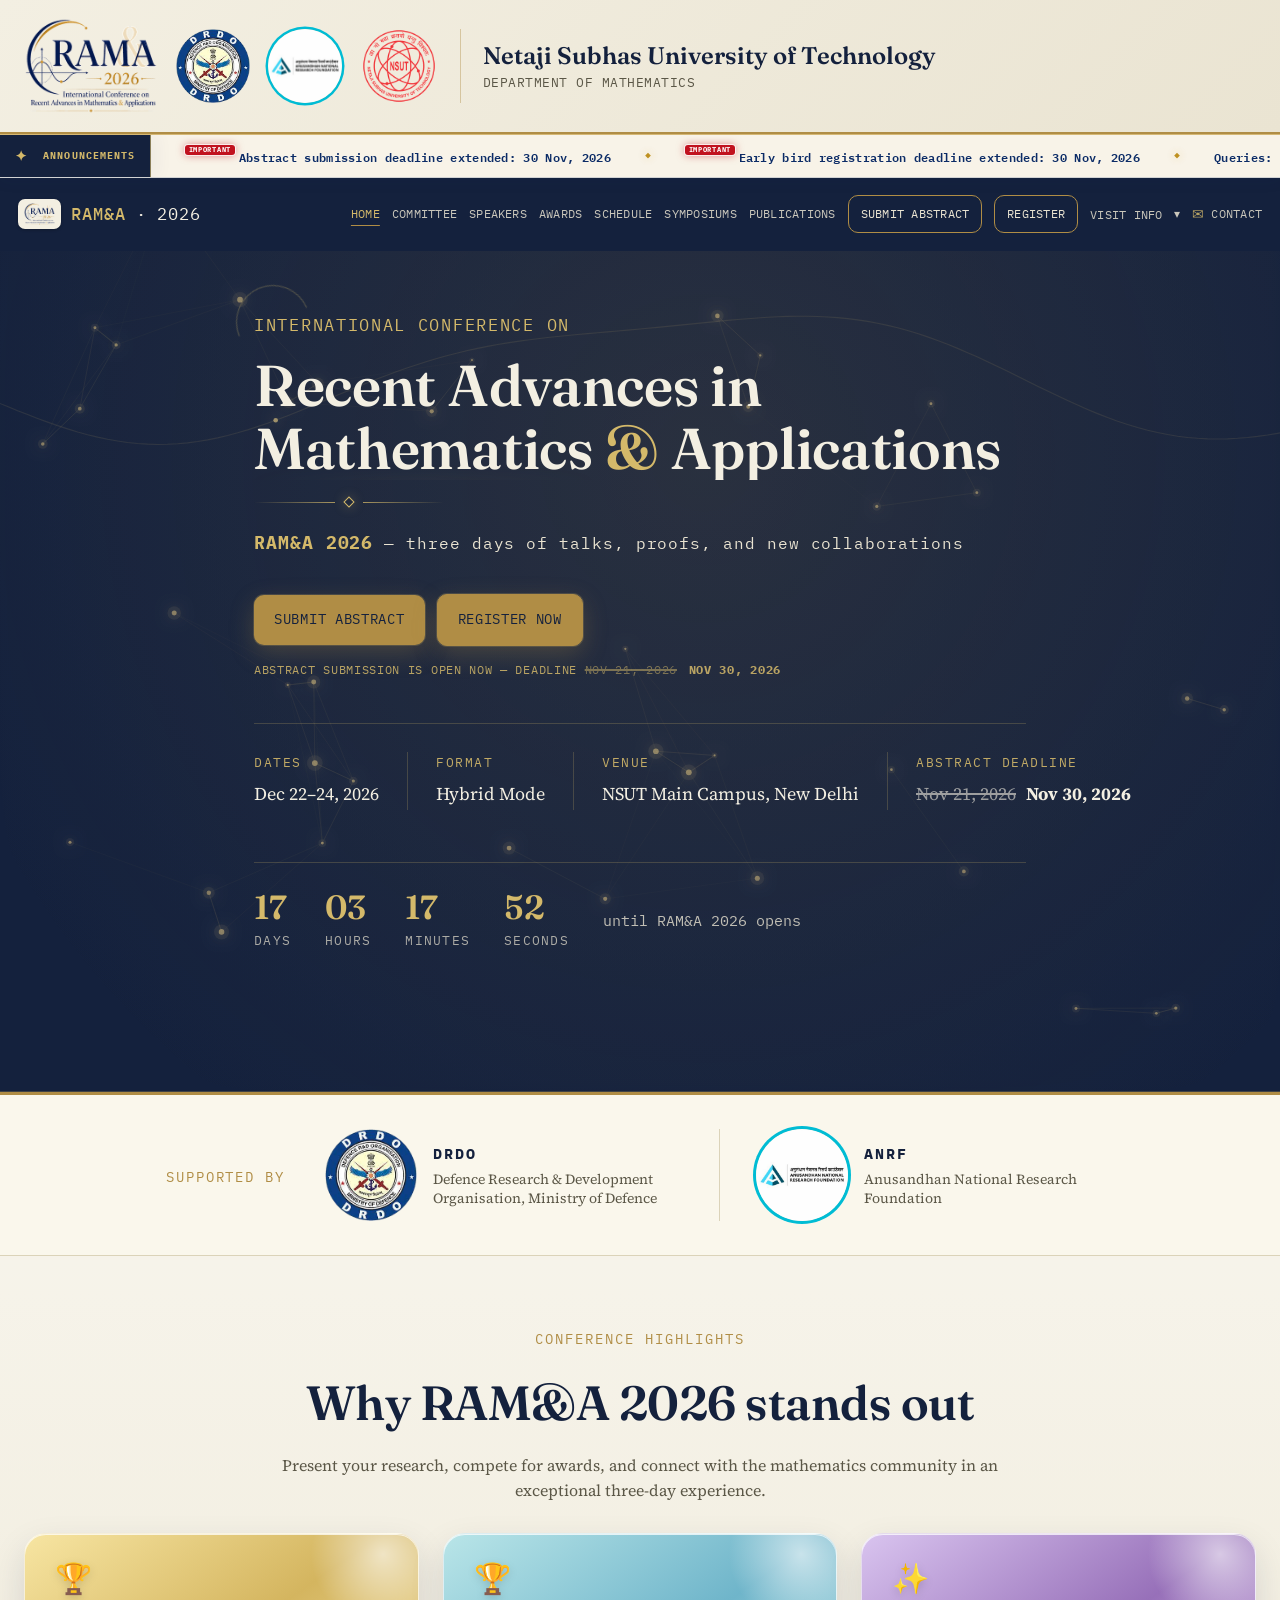
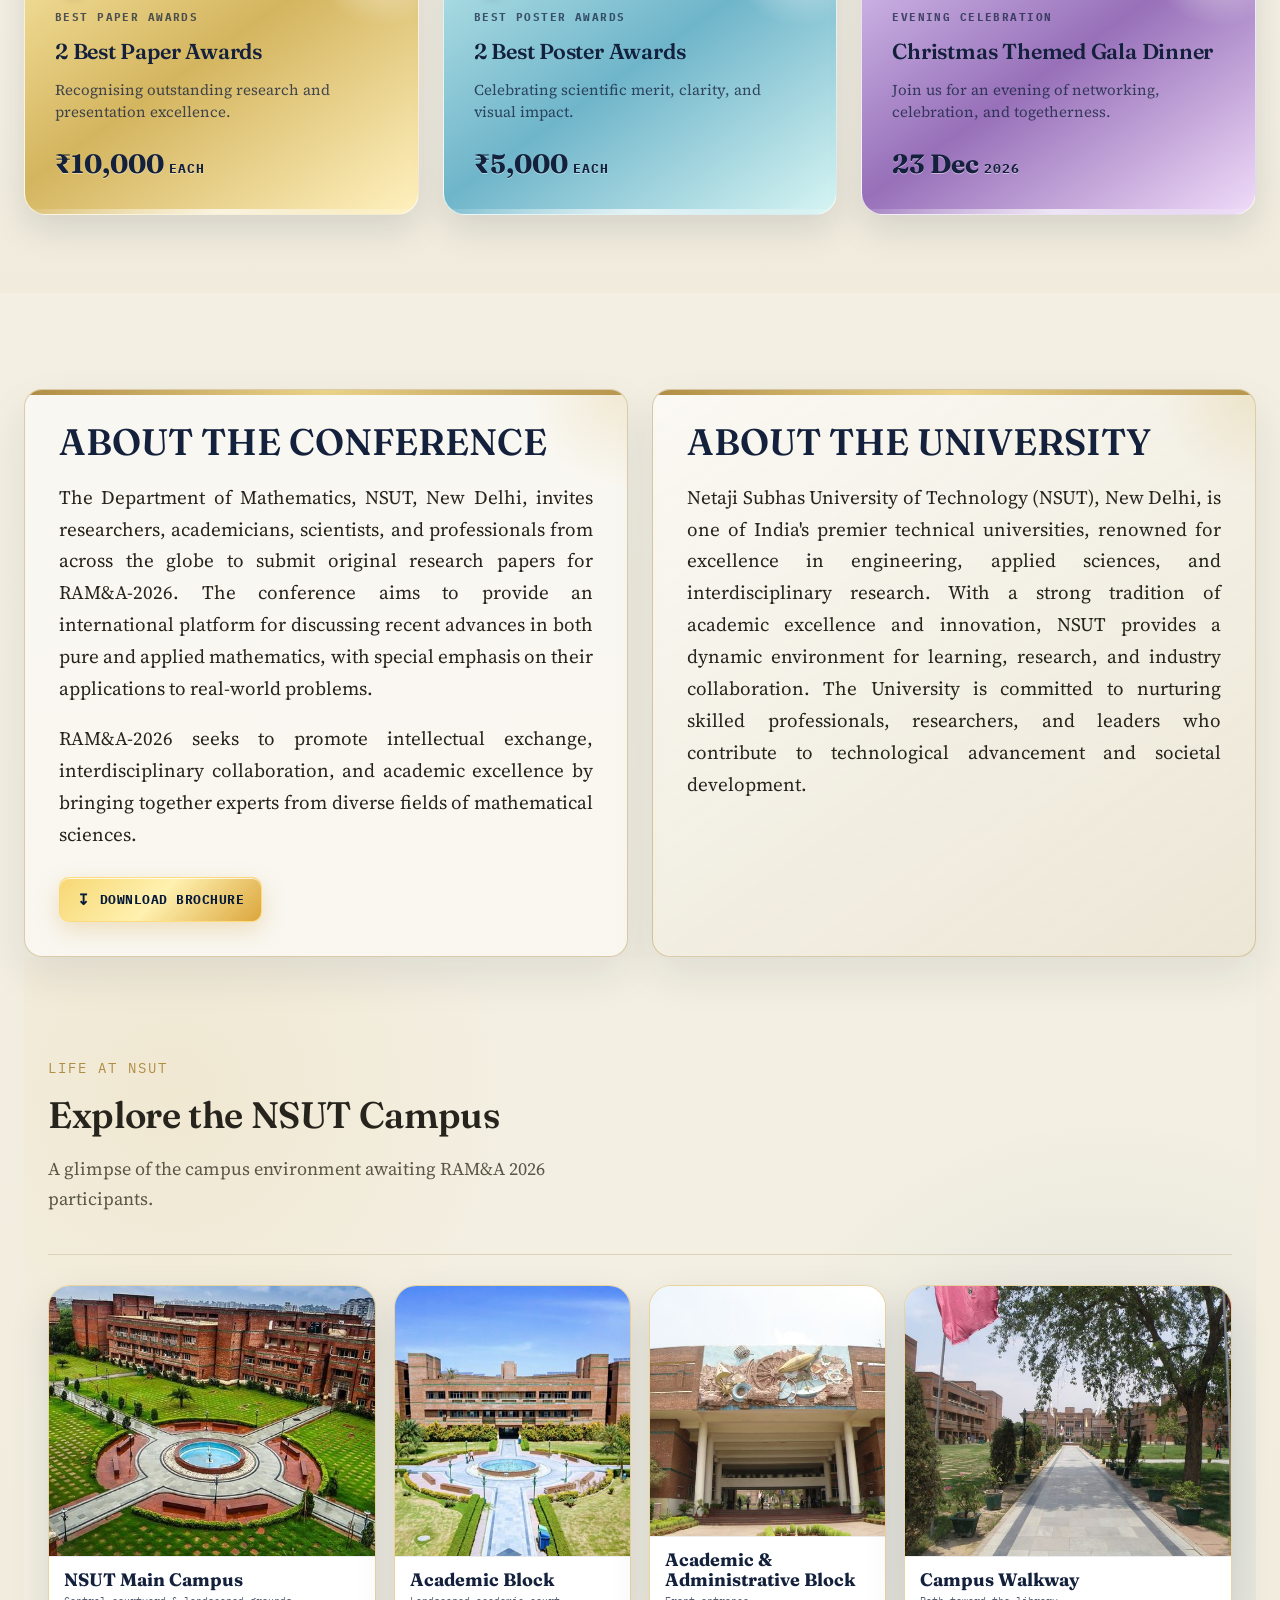
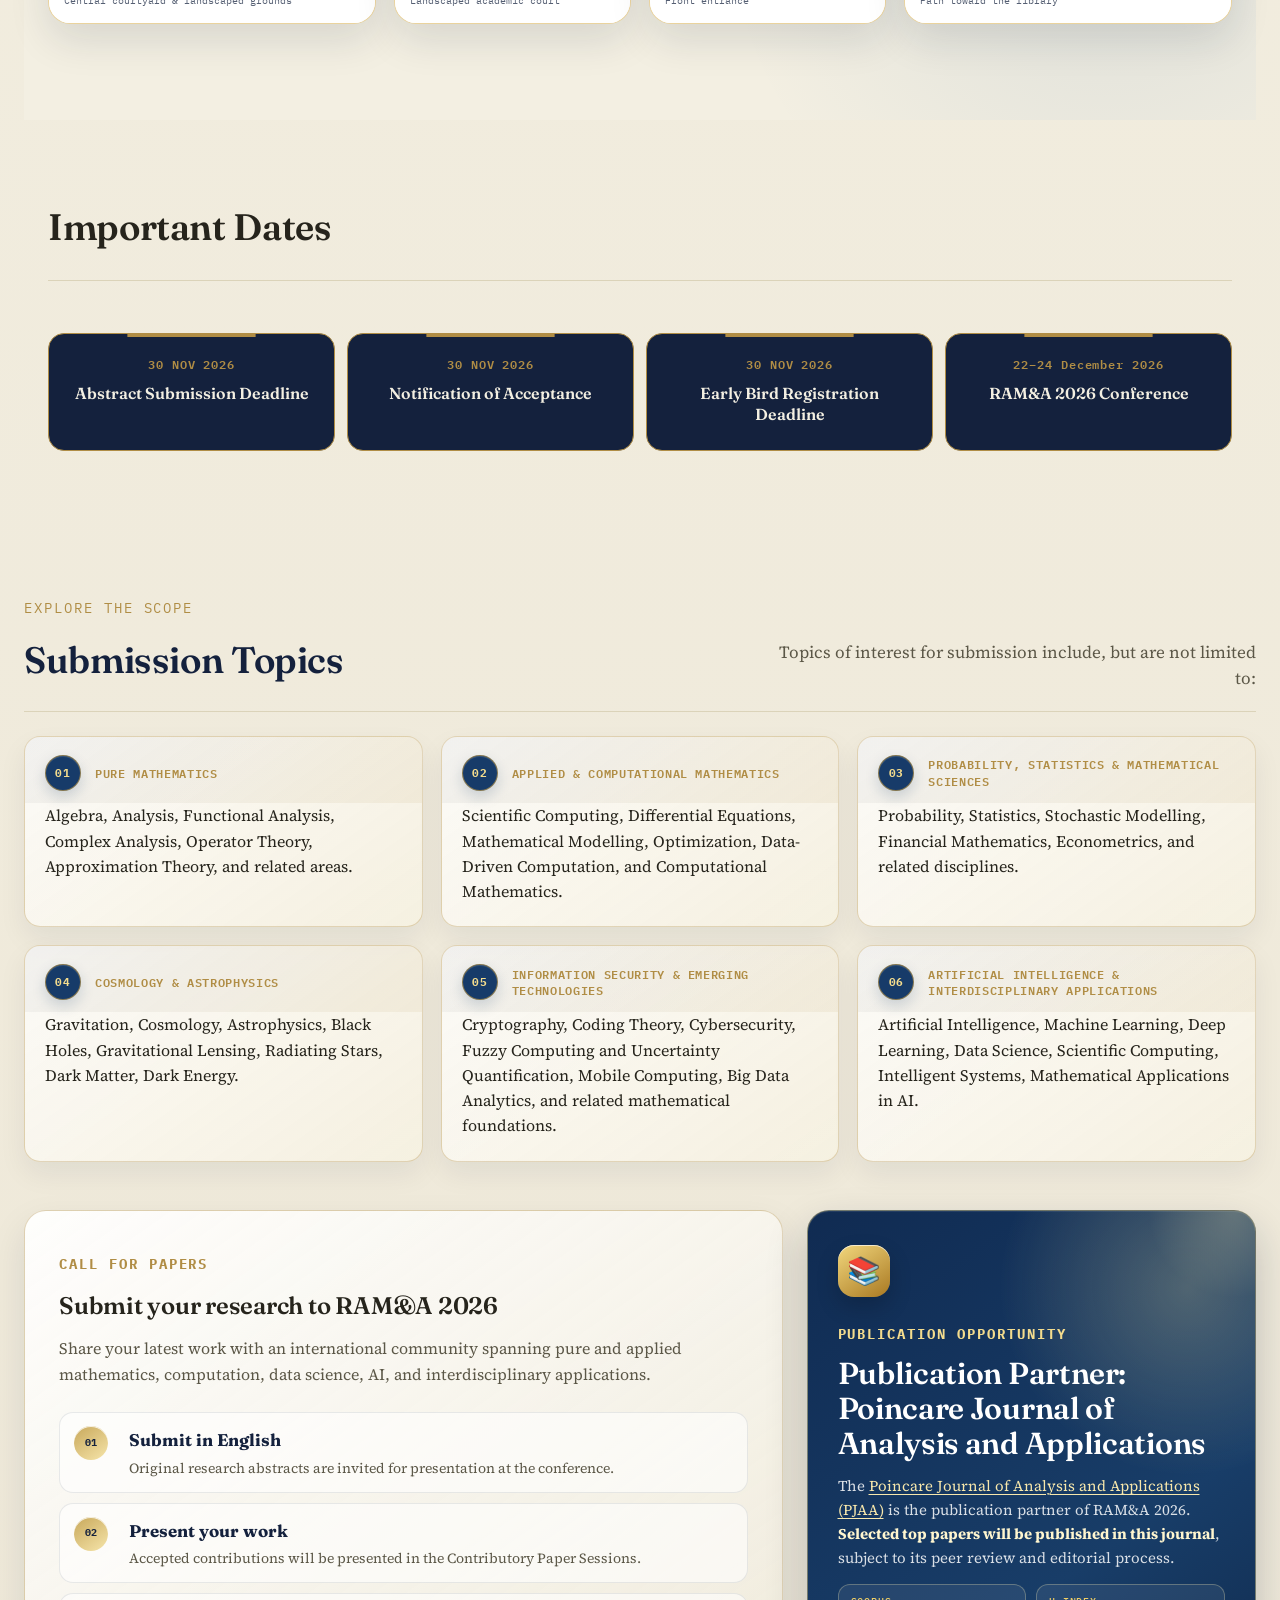
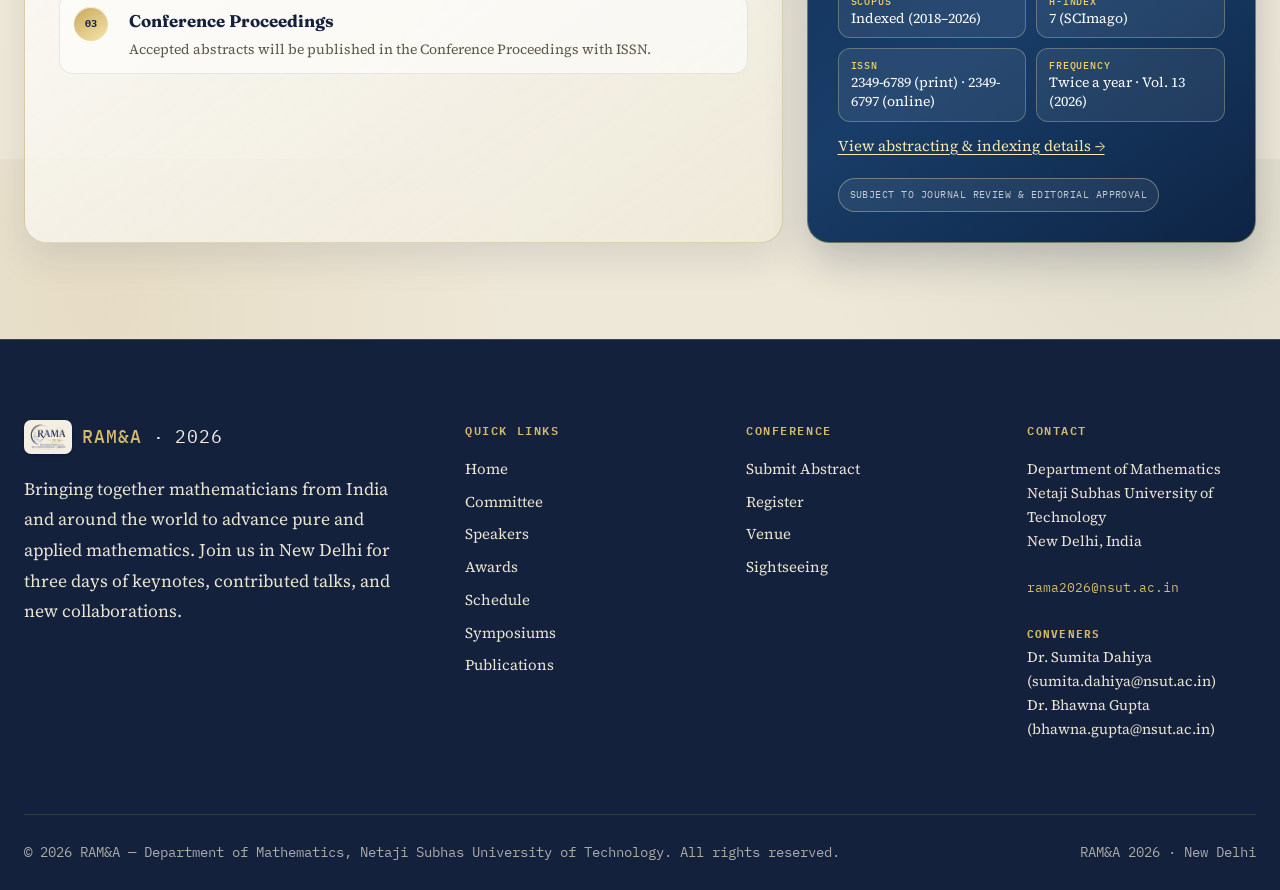
<file: index.html>
<!DOCTYPE html>

<html lang="en">
<head>
<meta charset="utf-8"/>
<meta content="width=device-width, initial-scale=1.0" name="viewport"/>
<title>RAM&amp;A 2026 — International Conference on Recent Advances in Mathematics &amp; Applications | NSUT, New Delhi</title>
<link href="attractions-embedded-png-1.png" rel="icon" type="image/png"/>
<link href="https://fonts.googleapis.com" rel="preconnect"/>
<link crossorigin="" href="https://fonts.gstatic.com" rel="preconnect"/>
<link as="style" href="https://fonts.googleapis.com/css2?family=Fraunces:ital,opsz,wght@0,9..144,300;0,9..144,500;0,9..144,600;1,9..144,300;1,9..144,400&amp;family=Source+Serif+4:opsz,wght@8..60,400;8..60,500;8..60,600&amp;family=IBM+Plex+Mono:wght@400;500&amp;display=swap" onload="this.onload=null;this.rel='stylesheet'" rel="preload"/><noscript><link href="https://fonts.googleapis.com/css2?family=Fraunces:ital,opsz,wght@0,9..144,300;0,9..144,500;0,9..144,600;1,9..144,300;1,9..144,400&amp;family=Source+Serif+4:opsz,wght@8..60,400;8..60,500;8..60,600&amp;family=IBM+Plex+Mono:wght@400;500&amp;display=swap" rel="stylesheet"/></noscript>
<link href="styles.css" rel="stylesheet"/>
<link href="favicon-16x16.png" rel="icon" sizes="16x16" type="image/png"/>
<link href="favicon-32x32.png" rel="icon" sizes="32x32" type="image/png"/>
<link href="apple-touch-icon.png" rel="apple-touch-icon" sizes="180x180"/>
<meta content="RAM&amp;A 2026 is an international conference on Recent Advances in Mathematics &amp; Applications, organized by the Department of Mathematics, NSUT, New Delhi, December 22–24, 2026." name="description"/><meta content="index, follow" name="robots"/><meta content="#14213D" name="theme-color"/><link href="https://rama2026.org/" rel="canonical"/><meta content="RAM&amp;A 2026 — International Conference on Recent Advances in Mathematics &amp; Applications | NSUT, New Delhi" property="og:title"/><meta content="RAM&amp;A 2026 is an international conference on Recent Advances in Mathematics &amp; Applications, organized by the Department of Mathematics, NSUT, New Delhi, December 22–24, 2026." property="og:description"/><meta content="https://rama2026.org/social-preview.jpg" property="og:image"/><meta content="1200" property="og:image:width"/><meta content="630" property="og:image:height"/><meta content="RAM&amp;A 2026 — International Conference on Recent Advances in Mathematics &amp; Applications" property="og:image:alt"/><meta content="https://rama2026.org/" property="og:url"/><meta content="website" property="og:type"/><meta content="RAM&amp;A 2026" property="og:site_name"/><meta content="summary_large_image" name="twitter:card"/><meta content="RAM&amp;A 2026 — International Conference on Recent Advances in Mathematics &amp; Applications | NSUT, New Delhi" name="twitter:title"/><meta content="RAM&amp;A 2026 is an international conference on Recent Advances in Mathematics &amp; Applications, organized by the Department of Mathematics, NSUT, New Delhi, December 22–24, 2026." name="twitter:description"/><meta content="https://rama2026.org/social-preview.jpg" name="twitter:image"/><meta content="RAM&amp;A 2026 — International Conference on Recent Advances in Mathematics &amp; Applications" name="twitter:image:alt"/><script type="application/ld+json">{
  "@context": "https://schema.org",
  "@type": "Event",
  "name": "RAM&A 2026 — International Conference on Recent Advances in Mathematics & Applications",
  "startDate": "2026-12-22",
  "endDate": "2026-12-24",
  "eventStatus": "https://schema.org/EventScheduled",
  "eventAttendanceMode": "https://schema.org/MixedEventAttendanceMode",
  "url": "https://rama2026.org/",
  "image": "https://rama2026.org/social-preview.jpg",
  "location": {
    "@type": "Place",
    "name": "Department of Mathematics, Netaji Subhas University of Technology",
    "address": {
      "@type": "PostalAddress",
      "addressLocality": "New Delhi",
      "addressCountry": "IN"
    }
  },
  "organizer": {
    "@type": "Organization",
    "name": "Department of Mathematics, Netaji Subhas University of Technology",
    "url": "https://nsut.ac.in/",
    "email": "rama2026@nsut.ac.in"
  }
}</script><script type="application/ld+json">{
  "@context": "https://schema.org",
  "@type": "Organization",
  "name": "Department of Mathematics, Netaji Subhas University of Technology",
  "url": "https://rama2026.org/",
  "logo": "https://rama2026.org/rama-logo.png",
  "email": "rama2026@nsut.ac.in"
}</script></head>
<body class="has-announcements">
<div class="top-banner">
<div class="top-banner-inner">
<div class="top-banner-logos">
<img alt="RAM&amp;A 2026 logo" class="tb-logo-rama" src="rama-logo.png" decoding="async">
<img alt="DRDO logo" class="tb-logo-drdo" src="drdo-logo.png" decoding="async">
<img alt="ANRF logo" class="tb-logo-anrf" src="anrf-logo.png" decoding="async">
<img alt="NSUT logo" class="tb-logo-nsut" src="attractions-embedded-png-3.png" decoding="async">
</div>
<div class="top-banner-divider"></div>
<div class="top-banner-text">
<div class="tb-uni-name">Netaji Subhas University of Technology</div>
<div class="tb-dept">Department of Mathematics</div>
</div>
</div>
</div><header class="site-nav">
<div class="nav-inner">
<a class="logo-home-link" href="index.html" aria-label="RAM&amp;A 2026 Home"><div class="logo">
<span class="logo-badge"><img alt="RAM&amp;A 2026 logo" class="logo-icon-img" src="rama-logo.png" decoding="async"></span>
<b>RAM&amp;A</b><span class="logo-separator" aria-hidden="true">·</span><span class="logo-year">2026</span>
    </div></a>
<nav class="links" id="navLinks">
<a data-page="home" href="index.html">Home</a>
<a data-page="committee" href="committee.html">Committee</a>
<a data-page="speakers" href="speakers.html">Speakers</a>
<a data-page="awards" href="awards.html">Awards</a>
<a data-page="schedule" href="schedule.html">Schedule</a>
<a data-page="symposiums" href="symposiums.html">Symposiums</a>
<a data-page="publications" href="publications.html">Publications</a>
<a class="nav-abstract" data-page="abstract" href="abstract-submission.html">Submit Abstract</a>
<a class="nav-cta" data-page="register" href="register.html">Register</a>
<div class="nav-dropdown" data-page-group="visit">
<button aria-expanded="false" aria-haspopup="true" class="nav-dropdown-toggle" type="button">Visit Info <span aria-hidden="true" class="dropdown-arrow">▾</span></button>
<div class="nav-dropdown-menu">
<a data-page="venue" href="venue.html">Venue</a>
<a data-page="sightseeing" href="attractions.html">Sightseeing</a>
</div>
</div>
<a class="nav-contact" data-page="contact" href="contact.html"><span aria-hidden="true" class="nav-contact-icon">✉</span> Contact</a>
</nav>
<button aria-expanded="false" aria-label="Toggle navigation menu" class="menu-toggle" id="menuToggle">
<span></span><span></span><span></span>
</button>
</div>
<div aria-label="Announcements" class="announcement-banner" role="status">
<div class="announcement-label"><span class="announcement-label-icon" aria-hidden="true">✦</span><span>Announcements</span></div>
<div class="announcement-viewport">
<div aria-live="polite" class="announcement-track">
<div class="announcement-group">
<div class="announcement-text"><sup class="announcement-important-tag">IMPORTANT</sup><span class="announcement-message">Abstract submission deadline extended: 30 Nov, 2026</span></div>
<div class="announcement-sep" aria-hidden="true">◆</div>
<div class="announcement-text"><sup class="announcement-important-tag">IMPORTANT</sup><span class="announcement-message">Early bird registration deadline extended: 30 Nov, 2026</span></div>
<div class="announcement-sep" aria-hidden="true">◆</div>
<div class="announcement-text"><span class="announcement-message">Queries: rama2026@nsut.ac.in</span></div>
</div>
<div aria-hidden="true" class="announcement-group">
<div class="announcement-text"><sup class="announcement-important-tag">IMPORTANT</sup><span class="announcement-message">Abstract submission deadline extended: 30 Nov, 2026</span></div>
<div class="announcement-sep" aria-hidden="true">◆</div>
<div class="announcement-text"><sup class="announcement-important-tag">IMPORTANT</sup><span class="announcement-message">Early bird registration deadline extended: 30 Nov, 2026</span></div>
<div class="announcement-sep" aria-hidden="true">◆</div>
<div class="announcement-text"><span class="announcement-message">Queries: rama2026@nsut.ac.in</span></div>
</div>
</div>
</div>
</div>
</header><section class="hero">
<canvas aria-hidden="true" id="heroCanvas"></canvas>
<div class="wrap hero-inner">
<h1>
<span class="small-line">International Conference on</span>
<span class="big-line"><span class="hero-title-line hero-title-line-1">Recent Advances in</span><span class="hero-title-line hero-title-line-2"><span class="hero-title-math">Mathematics</span> <span class="hero-title-amp">&amp;</span> <span class="hero-title-apps">Applications</span></span></span>
<div class="hero-title-rule" aria-hidden="true"><span></span><i></i><span></span></div>
</h1>
<div class="acronym"><b>RAM&amp;A 2026</b> — three days of talks, proofs, and new collaborations</div>
<div class="hero-cta-block">
<div class="hero-cta-row">
<a class="btn btn-primary btn-hero-cta" href="abstract-submission.html">Submit Abstract</a>
<a class="btn btn-hero-register" href="https://forms.gle/7w5G53Ys427PZCkbA" target="_blank" rel="noopener noreferrer">Register Now</a>
</div>
<div class="hero-cta-note">Abstract submission is open now — deadline <s class="date-old">Nov 21, 2026</s> <b class="date-new">Nov 30, 2026</b></div>
</div>
<div class="hero-meta">
<div class="item">
<div class="label">Dates</div>
<div class="value">Dec 22–24, 2026</div>
</div>
<div class="item">
<div class="label">Format</div>
<div class="value">Hybrid Mode</div>
</div>
<div class="item">
<div class="label">Venue</div>
<div class="value">NSUT Main Campus, New Delhi</div>
</div>
<div class="item">
<div class="label">Abstract deadline</div>
<div class="value"><s class="date-old">Nov 21, 2026</s> <span class="date-new">Nov 30, 2026</span></div>
</div>
</div>
<div aria-label="Countdown to conference" class="countdown" id="countdown">
<div class="unit"><span class="num" id="cd-days">00</span><span class="lbl">Days</span></div>
<div class="unit"><span class="num" id="cd-hours">00</span><span class="lbl">Hours</span></div>
<div class="unit"><span class="num" id="cd-mins">00</span><span class="lbl">Minutes</span></div>
<div class="unit"><span class="num" id="cd-secs">00</span><span class="lbl">Seconds</span></div>
<div class="unit countdown-until">until RAM&amp;A 2026 opens</div>
</div>
</div>
</section>
<section class="supported-by" aria-label="Sponsors">
<div class="wrap">
<div class="supported-by-inner reveal">
<div class="supported-by-label"><span class="eyebrow">Supported by</span></div>
<div class="supported-by-logos">
<div class="sponsor-item">
<img alt="DRDO logo" class="sponsor-logo" src="drdo-logo.png" loading="lazy" decoding="async">
<div class="sponsor-text"><strong>DRDO</strong><span>Defence Research &amp; Development Organisation, Ministry of Defence</span></div>
</div>
<div class="sponsor-divider" aria-hidden="true"></div>
<div class="sponsor-item">
<img alt="ANRF logo" class="sponsor-logo sponsor-logo-anrf" src="anrf-logo.png" loading="lazy" decoding="async">
<div class="sponsor-text"><strong>ANRF</strong><span>Anusandhan National Research Foundation</span></div>
</div>
</div>
</div>
</div>
</section>
<section class="submission-highlights" aria-label="Highlights">
<div class="wrap">
<div class="highlights-heading reveal">
<span class="eyebrow">Conference Highlights</span>
<h2>Why RAM&amp;A 2026 stands out</h2>
<p>Present your research, compete for awards, and connect with the mathematics community in an exceptional three-day experience.</p>
</div>
<div class="submission-highlights-grid reveal">
<div class="submission-highlight">
<span class="sh-icon">🏆</span>
<span class="sh-kicker">Best Paper Awards</span>
<h3>2 Best Paper Awards</h3>
<p>Recognising outstanding research and presentation excellence.</p>
<span class="sh-value">₹10,000 <small>each</small></span>
</div>
<div class="submission-highlight">
<span class="sh-icon">🏆</span>
<span class="sh-kicker">Best Poster Awards</span>
<h3>2 Best Poster Awards</h3>
<p>Celebrating scientific merit, clarity, and visual impact.</p>
<span class="sh-value">₹5,000 <small>each</small></span>
</div>
<div class="submission-highlight">
<span class="sh-icon">✨</span>
<span class="sh-kicker">Evening Celebration</span>
<h3>Christmas Themed Gala Dinner</h3>
<p>Join us for an evening of networking, celebration, and togetherness.</p>
<span class="sh-value">23 Dec <small>2026</small></span>
</div>
</div>
</div>
</section>
<section id="about" class="about-section">
<div class="wrap">
<div class="about-grid reveal">
<div class="about-col about-card about-card-conference">
<div class="about-card-top"><span class="about-card-label">ABOUT THE CONFERENCE</span></div>

<p>The Department of Mathematics, NSUT, New Delhi, invites researchers, academicians, scientists, and professionals from across the globe to submit original research papers for RAM&amp;A-2026. The conference aims to provide an international platform for discussing recent advances in both pure and applied mathematics, with special emphasis on their applications to real-world problems.</p>
<p>RAM&amp;A-2026 seeks to promote intellectual exchange, interdisciplinary collaboration, and academic excellence by bringing together experts from diverse fields of mathematical sciences.</p>
<a class="btn btn-hero-brochure about-brochure-cta" href="RAM%26A-Brochure.pdf" download="RAM&amp;A-Brochure.pdf">Download Brochure</a>
</div>
<div class="about-col about-card about-card-university">
<div class="about-card-top"><span class="about-card-label">ABOUT THE UNIVERSITY</span></div>

<p class="topics-intro">Netaji Subhas University of Technology (NSUT), New Delhi, is one of India's premier technical universities, renowned for excellence in engineering, applied sciences, and interdisciplinary research. With a strong tradition of academic excellence and innovation, NSUT provides a dynamic environment for learning, research, and industry collaboration. The University is committed to nurturing skilled professionals, researchers, and leaders who contribute to technological advancement and societal development.</p>
</div>
</div>
<section class="campus-gallery-section" id="campus-gallery">
<div class="wrap">
<div class="section-head gallery-head reveal">
<div>
<span class="eyebrow">LIFE AT NSUT</span>
<h2>Explore the NSUT Campus</h2>
<p>A glimpse of the campus environment awaiting RAM&amp;A 2026 participants.</p>
</div>
</div>
<div class="campus-gallery-grid reveal" aria-label="NSUT campus photo gallery">
<figure class="campus-photo campus-photo--wide">
<img src="campus-courtyard.jpg" srcset="campus-courtyard-640.jpg 640w, campus-courtyard.jpg 1100w" sizes="(max-width: 640px) 50vw, (max-width: 980px) 45vw, 320px" alt="NSUT main campus courtyard with landscaped lawns and central fountain" loading="lazy" decoding="async">
<figcaption><strong>NSUT Main Campus</strong><span>Central courtyard &amp; landscaped grounds</span></figcaption>
</figure>
<figure class="campus-photo">
<img src="campus-academic-block.jpg" srcset="campus-academic-block-640.jpg 640w, campus-academic-block.jpg 1100w" sizes="(max-width: 640px) 50vw, (max-width: 980px) 45vw, 320px" alt="NSUT academic block with central fountain" loading="lazy" decoding="async">
<figcaption><strong>Academic Block</strong><span>Landscaped academic court</span></figcaption>
</figure>
<figure class="campus-photo">
<img src="campus-admin-block.jpg" srcset="campus-admin-block-640.jpg 640w, campus-admin-block.jpg 1100w" sizes="(max-width: 640px) 50vw, (max-width: 980px) 45vw, 320px" alt="NSUT academic and administrative block entrance" loading="lazy" decoding="async">
<figcaption><strong>Academic &amp; Administrative Block</strong><span>Front entrance</span></figcaption>
</figure>
<figure class="campus-photo campus-photo--wide">
<img src="campus-walkway.jpg" srcset="campus-walkway-640.jpg 640w, campus-walkway.jpg 1100w" sizes="(max-width: 640px) 50vw, (max-width: 980px) 45vw, 320px" alt="Path connecting NSUT academic and administrative blocks to the library" loading="lazy" decoding="async">
<figcaption><strong>Campus Walkway</strong><span>Path toward the library</span></figcaption>
</figure>
</div>
</div>
</section>
<section class="important-dates-section" id="important-dates">
<div class="wrap">
<div class="section-head">
<h2>Important Dates</h2>
</div>
<div class="important-dates-grid reveal">
<div class="date-card">
<div class="date-card-date">30 NOV 2026</div>
<div class="date-card-title">Abstract Submission Deadline</div>
</div>
<div class="date-card">
<div class="date-card-date">30 NOV 2026</div>
<div class="date-card-title">Notification of Acceptance</div>
</div>
<div class="date-card featured">
<div class="date-card-date">30 NOV 2026</div>
<div class="date-card-title">Early Bird Registration Deadline</div>
</div>
<div class="date-card conference-date">
<div class="date-card-date">22–24 December 2026</div>
<div class="date-card-title">RAM&amp;A 2026 Conference</div>
</div>
</div>
</div>
</section>
<div class="topics-block reveal" id="topics">
<div class="topics-header">
<div><span class="eyebrow">EXPLORE THE SCOPE</span><h3 class="sub-heading">Submission Topics</h3></div>
<p class="topics-intro">Topics of interest for submission include, but are not limited to:</p>
</div>
<div class="topics-list">
<div class="topic-item">
<div class="topic-top"><span class="topic-index">01
</span><span class="topic-name">Pure Mathematics</span></div>
<div class="topic-desc">Algebra, Analysis, Functional Analysis, Complex Analysis, Operator Theory, Approximation Theory, and related areas.</div>
</div>
<div class="topic-item">
<div class="topic-top"><span class="topic-index">02</span><span class="topic-name">Applied &amp; Computational Mathematics</span></div>
<div class="topic-desc">Scientific Computing, Differential Equations, Mathematical Modelling, Optimization, Data-Driven Computation, and Computational Mathematics.</div>
</div>
<div class="topic-item">
<div class="topic-top"><span class="topic-index">03</span><span class="topic-name">Probability, Statistics &amp; Mathematical Sciences</span></div>
<div class="topic-desc">Probability, Statistics, Stochastic Modelling, Financial Mathematics, Econometrics, and related disciplines.</div>
</div>
<div class="topic-item">
<div class="topic-top"><span class="topic-index">04</span><span class="topic-name">Cosmology &amp; Astrophysics</span></div>
<div class="topic-desc">Gravitation, Cosmology, Astrophysics, Black Holes, Gravitational Lensing, Radiating Stars, Dark Matter, Dark Energy.</div>
</div>
<div class="topic-item">
<div class="topic-top"><span class="topic-index">05</span><span class="topic-name">Information Security &amp; Emerging Technologies</span></div>
<div class="topic-desc">Cryptography, Coding Theory, Cybersecurity, Fuzzy Computing and Uncertainty Quantification, Mobile Computing, Big Data Analytics, and related mathematical foundations.</div>
</div>
<div class="topic-item">
<div class="topic-top"><span class="topic-index">06</span><span class="topic-name">Artificial Intelligence &amp; Interdisciplinary Applications</span></div>
<div class="topic-desc">Artificial Intelligence, Machine Learning, Deep Learning, Data Science, Scientific Computing, Intelligent Systems, Mathematical Applications in AI.</div>
</div>

</div>
<div class="cfp-section" id="call-for-papers">
<div class="cfp-panel cfp-main">
<div class="cfp-panel-head">
<span class="cfp-kicker">CALL FOR PAPERS</span>
<h3 class="sub-heading">Submit your research to RAM&amp;A 2026</h3>
<p class="cfp-lead">Share your latest work with an international community spanning pure and applied mathematics, computation, data science, AI, and interdisciplinary applications.</p>
</div>
<div class="cfp-points">
<div class="cfp-point">
<span class="cfp-point-no">01</span>
<div><strong>Submit in English</strong><span>Original research abstracts are invited for presentation at the conference.</span></div>
</div>
<div class="cfp-point">
<span class="cfp-point-no">02</span>
<div><strong>Present your work</strong><span>Accepted contributions will be presented in the Contributory Paper Sessions.</span></div>
</div>
<div class="cfp-point">
<span class="cfp-point-no">03</span>
<div><strong>Conference Proceedings</strong><span>Accepted abstracts will be published in the Conference Proceedings with ISSN.</span></div>
</div>
</div>
</div>
<div class="cfp-panel publication-panel">
<div class="publication-glow" aria-hidden="true"></div>
<div class="pub-icon">📚</div>
<span class="cfp-kicker">PUBLICATION OPPORTUNITY</span>
<h3>Publication Partner: Poincare Journal of Analysis and Applications</h3>
<p>The <a class="journal-link" href="https://www.pjaa.poincarepublishers.com" rel="noopener" target="_blank">Poincare Journal of Analysis and Applications (PJAA)</a> is the publication partner of RAM&amp;A 2026. <strong>Selected top papers will be published in this journal</strong>, subject to its peer review and editorial process.</p>
<ul class="journal-metrics" aria-label="Journal metrics">
<li><strong>Scopus</strong><span>Indexed (2018–2026)</span></li>
<li><strong>H-index</strong><span>7 (SCImago)</span></li>
<li><strong>ISSN</strong><span>2349-6789 (print) · 2349-6797 (online)</span></li>
<li><strong>Frequency</strong><span>Twice a year · Vol. 13 (2026)</span></li>
</ul>
<p class="publication-note"><a class="journal-link" href="https://www.pjaa.poincarepublishers.com/abstracting-and-indexing/" rel="noopener" target="_blank">View abstracting &amp; indexing details →</a></p>
<div class="publication-tag">Subject to journal review &amp; editorial approval</div>
</div>
</div>

</div>
</div>
</section><button aria-label="Back to top" class="back-to-top" id="backToTop" type="button">↑<span>Top</span></button>
<footer>
<div class="wrap">
<div class="footer-grid">
<div class="footer-brand">
<div class="logo">
<span class="logo-badge"><span class="logo-icon"><img alt="RAM&amp;A logo" class="logo-icon-img" src="rama-logo.png" decoding="async"></span></span>
<b>RAM&amp;A</b><span class="logo-separator" aria-hidden="true">·</span><span class="logo-year">2026</span>
        </div>
<p class="footer-tagline">Bringing together mathematicians from India and around the world to advance pure and applied mathematics. Join us in New Delhi for three days of keynotes, contributed talks, and new collaborations.</p>
</div>
<div class="footer-col">
<h4>Quick Links</h4>
<nav class="footer-links">
<a href="index.html">Home</a>
<a href="committee.html">Committee</a>
<a href="speakers.html">Speakers</a>
<a href="awards.html">Awards</a>
<a href="schedule.html">Schedule</a>
<a href="symposiums.html">Symposiums</a>
<a href="publications.html">Publications</a>
</nav>
</div>
<div class="footer-col">
<h4>Conference</h4>
<nav class="footer-links">
<a href="abstract-submission.html">Submit Abstract</a>
<a href="register.html">Register</a>
<a href="venue.html">Venue</a>
<a href="attractions.html">Sightseeing</a>
</nav>
</div>
<div class="footer-col footer-contact-col">
<h4>Contact</h4>
<p>Department of Mathematics<br/>Netaji Subhas University of Technology<br/>New Delhi, India</p>
<a class="footer-email" href="mailto:rama2026@nsut.ac.in">rama2026@nsut.ac.in</a>
<p class="footer-conveners"><strong>Conveners</strong><br/>Dr. Sumita Dahiya (<a href="mailto:sumita.dahiya@nsut.ac.in">sumita.dahiya@nsut.ac.in</a>)<br/>Dr. Bhawna Gupta (<a href="mailto:bhawna.gupta@nsut.ac.in">bhawna.gupta@nsut.ac.in</a>)</p>
</div>
</div>
<div class="footer-bottom">
<span>© 2026 RAM&amp;A — Department of Mathematics, Netaji Subhas University of Technology. All rights reserved.</span>
<span>RAM&amp;A 2026 · New Delhi</span>
</div>
</div>
</footer><script defer="True" src="site.js"></script><script defer src="performance.js"></script>
</body>
</html>
</file>
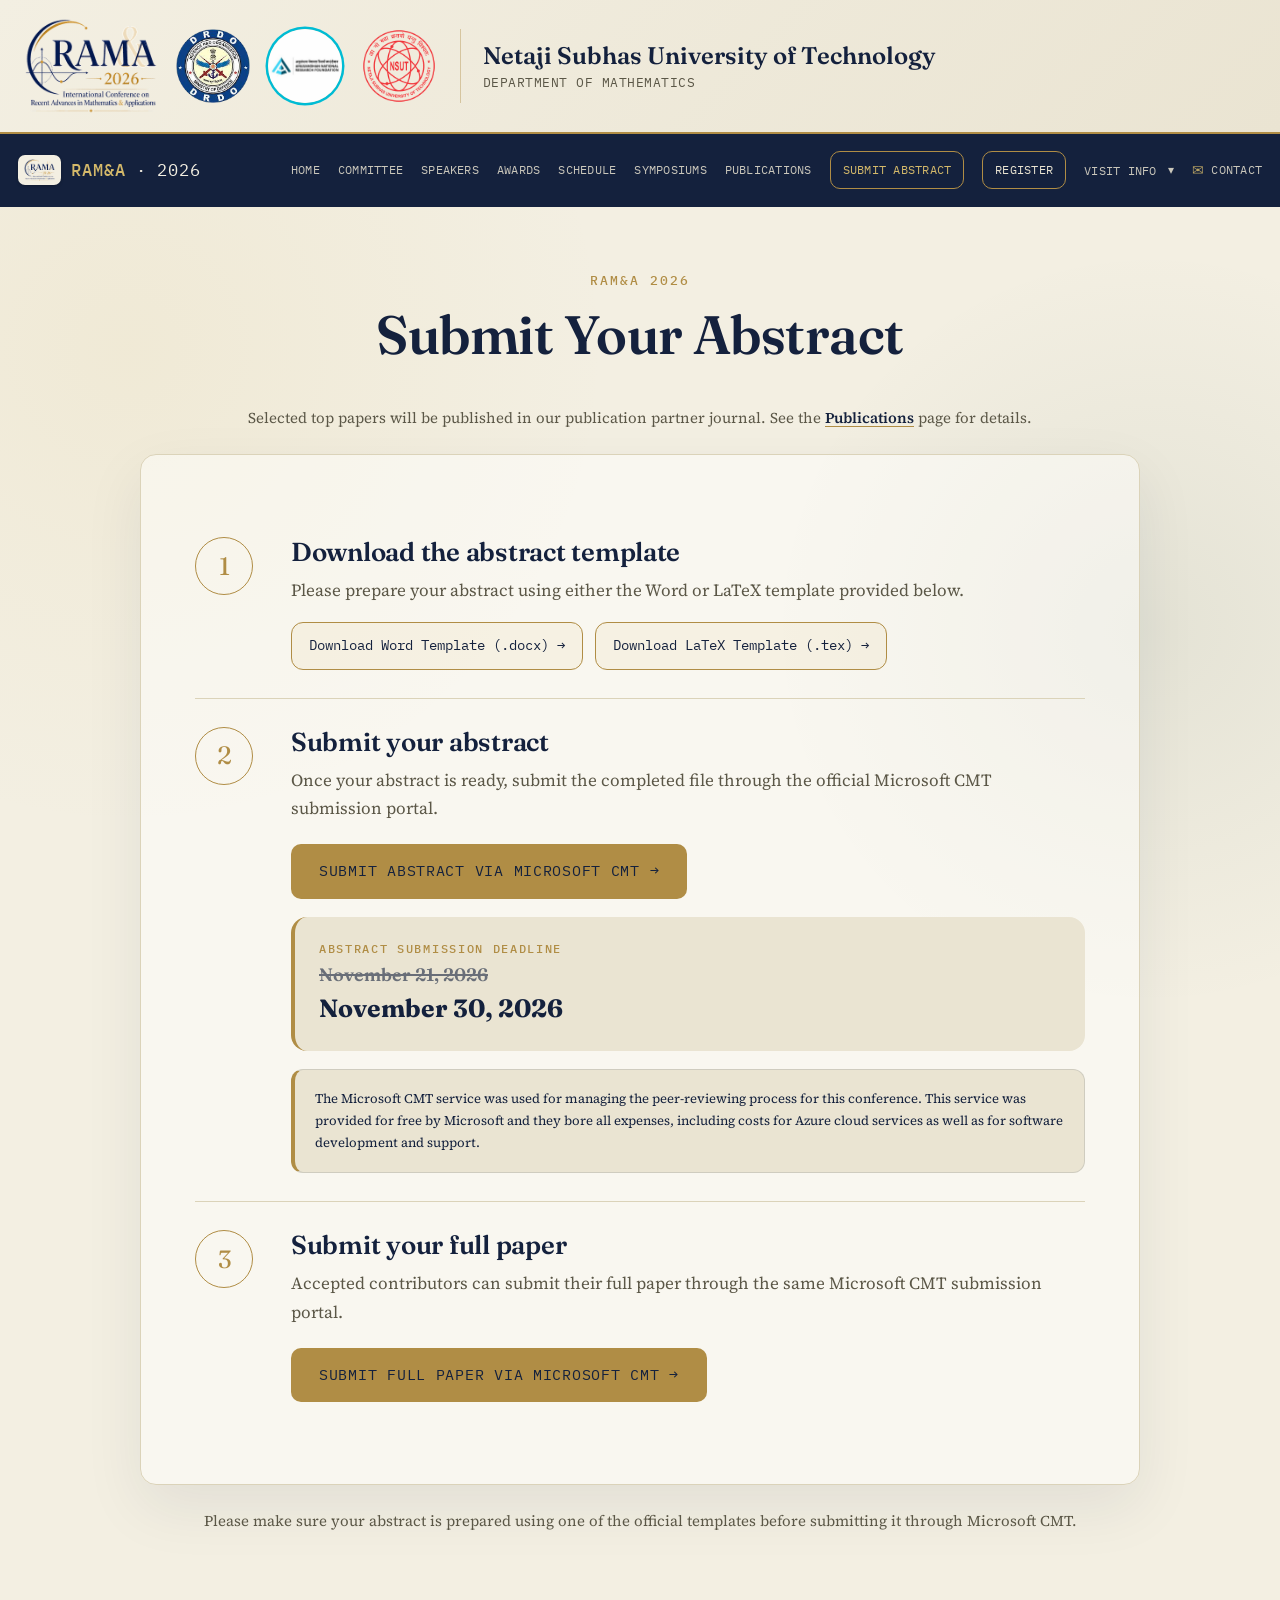
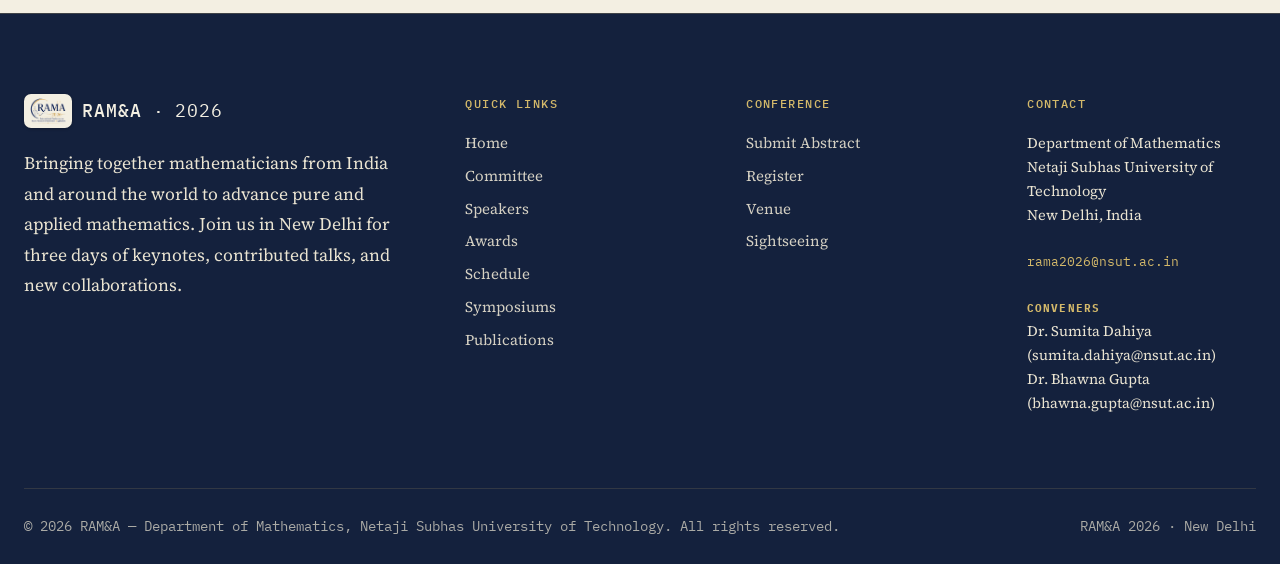
<file: abstract-submission.html>
<!DOCTYPE html>

<html lang="en">
<head>
<meta charset="utf-8"/>
<meta content="width=device-width, initial-scale=1.0" name="viewport"/>
<title>Submit Abstract — RAM&amp;A 2026 | NSUT, New Delhi</title>
<link href="attractions-embedded-png-1.png" rel="icon" type="image/png"/>
<link href="https://fonts.googleapis.com" rel="preconnect"/>
<link crossorigin="" href="https://fonts.gstatic.com" rel="preconnect"/>
<link href="https://fonts.googleapis.com/css2?family=Fraunces:ital,opsz,wght@0,9..144,300;0,9..144,500;0,9..144,600;1,9..144,300;1,9..144,400&amp;family=Source+Serif+4:opsz,wght@8..60,400;8..60,500;8..60,600&amp;family=IBM+Plex+Mono:wght@400;500&amp;display=swap" rel="stylesheet"/>
<style>
  :root{
    --ink:#14213D;
    --ink-2:#1F2E52;
    --ink-line: rgba(212,185,106,0.22);
    --vellum:#F3EFE2;
    --vellum-2:#EAE4D2;
    --paper-text:#26241C;
    --paper-text-soft:#5B5747;
    --brass:#B08D45;
    --brass-light:#D4B96A;
    --forest:#35513F;
    --rule:#DBD3B9;
    --max: 1280px;
  }

  *{box-sizing:border-box;}
  html{scroll-behavior:smooth;}
  body{
    margin:0;
    background:var(--vellum);
    color:var(--paper-text);
    font-family:'Source Serif 4', serif;
    font-size:20.5px;
    line-height:1.68;
    -webkit-font-smoothing:antialiased;
  }
  h1,h2,h3,h4{
    font-family:'Fraunces', serif;
    font-weight:600;
    margin:0;
    letter-spacing:-0.01em;
  }
  .mono{
    font-family:'IBM Plex Mono', monospace;
  }
  a{color:inherit;}
  img,svg{display:block;max-width:100%;}
  .wrap{max-width:var(--max); margin:0 auto; padding:0 24px;}
  .eyebrow{
    font-family:'IBM Plex Mono', monospace;
    font-size:14px;
    letter-spacing:0.14em;
    text-transform:uppercase;
    color:var(--brass);
  }
  section{padding:96px 0; scroll-margin-top:206px;}

  /* ---------- NAV ---------- */
  /* ---------- TOP BANNER ---------- */
  .top-banner{
    position:fixed; top:0; left:0; right:0; z-index:60;
    background:linear-gradient(135deg, var(--vellum) 0%, var(--vellum-2) 100%);
    border-bottom:2px solid var(--brass);
  }
  .top-banner-inner{
    max-width:var(--max); margin:0 auto; padding:18px 24px;
    display:flex; align-items:center; gap:22px;
  }
  .top-banner-logos{display:flex; align-items:center; gap:18px; flex-shrink:0;}
  .top-banner-logos img{display:block;}
  .tb-logo-rama{height:96px; width:auto;}
  .tb-logo-nsut{height:66px; width:auto;}
  .top-banner-divider{width:1px; height:74px; background:var(--brass); opacity:0.4; flex-shrink:0;}
  .top-banner-text{display:flex; flex-direction:column; justify-content:center; line-height:1.3;}
  .tb-uni-name{
    font-family:'Fraunces', serif; font-weight:600; font-size:24px;
    color:var(--ink);
  }
  .tb-dept{
    font-family:'IBM Plex Mono', monospace; font-size:13px;
    letter-spacing:0.04em; text-transform:uppercase; color:var(--paper-text-soft);
    margin-top:4px;
  }
  header.site-nav{
    position:fixed; top:134px; left:0; right:0; z-index:50;
    background:rgba(20,33,61,0.7);
    backdrop-filter:blur(10px);
    border-bottom:1px solid transparent;
    transition:background .3s ease, border-color .3s ease, box-shadow .3s ease;
  }
  header.site-nav.scrolled{
    background:rgba(20,33,61,0.97);
    border-bottom-color:var(--ink-line);
    box-shadow:0 12px 30px rgba(10,16,30,0.25);
  }
  .nav-inner{
    max-width:var(--max); margin:0 auto; padding:0 32px;
    height:72px; display:flex; align-items:center; justify-content:space-between;
    transition:height .3s ease;
  }
  header.site-nav.scrolled .nav-inner{height:64px;}
  .logo{
    font-family:'IBM Plex Mono', monospace;
    color:var(--vellum);
    font-size:17px;
    letter-spacing:0.06em;
    display:flex;
    align-items:center;
    gap:10px;
  }
  .logo-icon{flex:none; display:block;}
  .logo-badge{
    flex:none;
    display:flex; align-items:center; justify-content:center;
    background:var(--vellum);
    border-radius:7px;
    padding:4px 6px;
    box-shadow:0 1px 3px rgba(0,0,0,0.25);
  }
  .logo-icon-img{display:block; height:22px; width:auto;}
  .footer-brand .logo-icon-img{height:26px;}
  .logo b{color:var(--brass-light); font-weight:500;}
  nav.links{display:flex; gap:36px; align-items:center;}
  nav.links a{
    color:var(--vellum-2);
    text-decoration:none;
    font-family:'IBM Plex Mono', monospace;
    font-size:14.5px;
    letter-spacing:0.04em;
    text-transform:uppercase;
    opacity:0.85;
    transition:opacity .2s, color .2s;
  }
  nav.links a:hover{opacity:1; color:var(--brass-light);}
  .nav-cta{
    border:1px solid var(--brass);
    padding:9px 18px !important;
    border-radius:2px;
  }
  .menu-toggle{display:none; background:none; border:0; cursor:pointer; padding:8px;}
  .menu-toggle span{display:block; width:22px; height:2px; background:var(--vellum); margin:5px 0;}

  /* ---------- HERO ---------- */
  .hero{
    position:relative;
    background:var(--ink);
    color:var(--vellum);
    padding:274px 0 140px;
    overflow:hidden;
    border-bottom:1px solid var(--ink-line);
  }
  .hero-inner{position:relative; z-index:2; max-width:820px;}
  .venue-bg-photo{
    position:absolute; inset:0;
    background-size:cover;
    background-position:center 30%;
    background-repeat:no-repeat;
    filter:blur(4px);
    transform:scale(1.05);
    z-index:0;
  }
  #heroCanvas{
    position:absolute; inset:0; width:100%; height:100%;
    z-index:1; display:block; opacity:0.85;
  }
  .hero-logos{
    display:flex; align-items:center; gap:26px;
    margin-bottom:32px;
  }
  .hero-logo-chip{
    display:flex; align-items:center; justify-content:center;
    background:var(--vellum);
    border-radius:10px;
    padding:8px 12px;
    box-shadow:0 4px 14px rgba(0,0,0,0.28);
  }
  .hero-logo-chip img{display:block; height:64px; width:auto;}
  .hero-logo-plain{display:block; height:82px; width:auto;}
  .hero .eyebrow{margin-bottom:22px; display:block;}
  .hero h1{
    color:var(--vellum);
    max-width:760px;
  }
  .hero h1 .small-line{
    display:block;
    font-family:'IBM Plex Mono', monospace;
    font-size:17px;
    font-weight:400;
    letter-spacing:0.1em;
    text-transform:uppercase;
    color:var(--brass-light);
    margin-bottom:14px;
  }
  .hero h1 .big-line{
    display:block;
    font-size:clamp(2.2rem, 4.6vw, 3.6rem);
    line-height:1.14;
    font-weight:600;
  }
  .hero .acronym{
    margin-top:22px;
    font-family:'IBM Plex Mono', monospace;
    font-size:15.5px;
    letter-spacing:0.06em;
    color:var(--vellum-2);
  }
  .hero .acronym b{color:var(--brass-light); font-size:18px;}

  .hero-meta{
    margin-top:44px;
    display:flex; flex-wrap:nowrap; gap:0;
    border-top:1px solid var(--ink-line);
    padding-top:28px;
  }
  .hero-meta .item{
    padding-right:28px; margin-right:28px;
    border-right:1px solid var(--ink-line);
    white-space:nowrap;
  }
  .hero-meta .item:last-child{border-right:none;}
  .hero-meta .item .label{
    font-family:'IBM Plex Mono', monospace;
    font-size:12.5px; text-transform:uppercase; letter-spacing:.12em;
    color:var(--brass-light); opacity:0.9;
  }
  .hero-meta .item .value{
    margin-top:6px; font-size:18px; color:var(--vellum);
  }

  .hero-ctas{margin-top:44px; display:flex; gap:16px; flex-wrap:wrap; align-items:center;}
  .cta-note{
    font-family:'IBM Plex Mono', monospace;
    font-size:14px;
    color:var(--vellum-2);
    opacity:.75;
    font-style:italic;
  }

  .countdown{
    margin-top:52px;
    display:flex; align-items:baseline; gap:34px; flex-wrap:wrap;
    padding-top:28px; border-top:1px solid var(--ink-line);
  }
  .countdown .unit{text-align:left;}
  .countdown .num{
    display:block;
    font-family:'Fraunces', serif;
    font-weight:600;
    font-size:2.1rem;
    color:var(--brass-light);
    line-height:1;
    font-variant-numeric:tabular-nums;
  }
  .countdown .lbl{
    display:block;
    margin-top:6px;
    font-family:'IBM Plex Mono', monospace;
    font-size:12.5px;
    letter-spacing:.1em;
    text-transform:uppercase;
    color:var(--vellum-2);
    opacity:.7;
  }
  .countdown-until{
    font-family:'IBM Plex Mono', monospace;
    font-size:14.5px;
    color:var(--vellum-2);
    opacity:.8;
    align-self:center;
  }
  .btn{
    font-family:'IBM Plex Mono', monospace;
    font-size:14.5px;
    letter-spacing:0.05em;
    text-transform:uppercase;
    text-decoration:none;
    padding:15px 28px;
    border-radius:2px;
    display:inline-block;
    transition:transform .18s ease, background .18s ease, color .18s ease;
  }
  .btn-primary{
    background:var(--brass);
    color:var(--ink);
  }
  .btn-primary:hover{background:var(--brass-light); transform:translateY(-2px);}
  .btn-ghost{
    border:1px solid var(--vellum-2);
    color:var(--vellum);
  }
  .btn-ghost:hover{border-color:var(--brass-light); color:var(--brass-light); transform:translateY(-2px);}

  .hero-cta-block{margin:36px 0 6px;}
  .hero-cta-row{display:flex; align-items:center; gap:26px; flex-wrap:wrap;}
  .btn-hero-cta{
    font-size:15.5px; padding:19px 36px;
    box-shadow:0 10px 34px rgba(176,141,69,0.38), 0 0 0 1px rgba(212,185,106,0.25);
  }
  .btn-hero-cta:hover{box-shadow:0 12px 38px rgba(176,141,69,0.48), 0 0 0 1px rgba(212,185,106,0.35);}
  .hero-cta-secondary{
    font-family:'IBM Plex Mono', monospace; font-size:13px;
    color:var(--vellum-2); text-decoration:underline;
    text-underline-offset:4px; text-decoration-color:rgba(234,228,210,0.4);
    letter-spacing:.02em; transition:color .18s ease;
  }
  .hero-cta-secondary:hover{color:var(--brass-light); text-decoration-color:var(--brass-light);}
  .hero-cta-note{
    margin-top:14px;
    font-family:'IBM Plex Mono', monospace; font-size:11.5px;
    letter-spacing:.06em; text-transform:uppercase; color:var(--brass-light); opacity:.85;
  }

  /* ---------- SECTION HEADERS ---------- */
  .section-head{
    display:flex; align-items:baseline; gap:18px;
    margin-bottom:52px;
    border-bottom:1px solid var(--rule);
    padding-bottom:22px;
  }
  .section-head .mark{
    font-family:'IBM Plex Mono', monospace;
    color:var(--brass);
    font-size:17px;
  }
  .section-head h2{font-size:clamp(1.7rem, 3vw, 2.3rem);}
  .section-head p{
    margin-top:8px; color:var(--paper-text-soft); font-size:18px; max-width:560px;
  }

  /* ---------- ABOUT ---------- */
  .about-grid{
    display:grid; grid-template-columns:1fr 1fr; gap:64px; align-items:start;
  }
  .about-col p{margin:0 0 18px; color:var(--paper-text); font-size:19px; text-align:justify; text-justify:inter-word;}
  .about-col p:last-child{margin-bottom:0;}
  .about-col .sub-heading{margin-bottom:14px;}
  .brochure-link{
    color:var(--brass);
    font-weight:600;
    text-decoration:underline;
    text-decoration-color:var(--brass);
    text-underline-offset:3px;
    transition:color .2s;
  }
  .brochure-link:hover{color:var(--ink);}

  .topics-block{margin-top:64px;}
  .committee-grid{display:flex; flex-direction:column; gap:0; margin-top:8px;}
  .committee-row{
    display:grid; grid-template-columns:200px 1fr; gap:24px;
    padding:22px 0; border-top:1px solid var(--rule);
  }
  .committee-row:first-child{border-top:none;}
  .committee-role{
    font-family:'IBM Plex Mono', monospace; font-size:12.5px;
    text-transform:uppercase; letter-spacing:.06em; color:var(--brass);
    padding-top:2px;
  }
  .committee-names p{margin:0 0 4px; font-size:17px; color:var(--ink); font-weight:600; font-family:'Fraunces', serif;}
  .committee-names p:last-child{margin-bottom:0;}
  .committee-names .cmt-desig{
    display:block; font-family:'Source Serif 4', serif; font-style:italic;
    font-weight:400; font-size:14.5px; color:var(--paper-text-soft); margin-top:1px;
  }
  @media(max-width:640px){
    .committee-row{grid-template-columns:1fr; gap:6px;}
  }
  .cfp-list{list-style:none; margin-top:14px;}
  .cfp-list li{
    position:relative; padding-left:22px; margin-bottom:10px;
    font-size:16.5px; line-height:1.6; color:var(--paper-text);
  }
  .cfp-list li::before{
    content:"◆"; position:absolute; left:0; top:2px; color:var(--brass); font-size:9px;
  }
  .sub-heading{
    font-family:'Fraunces', serif;
    font-size:1.5rem;
    font-weight:600;
    margin-bottom:10px;
  }
  .topics-intro{
    color:var(--paper-text-soft);
    font-size:17px;
    margin-bottom:8px;
  }
  .topics-list{margin-top:18px;}
  .topic-item{
    display:grid;
    grid-template-columns:300px 1fr;
    gap:32px;
    padding:22px 0;
    border-top:1px solid var(--rule);
  }
  .topic-item:last-child{border-bottom:1px solid var(--rule);}
  .topic-name{
    font-family:'IBM Plex Mono', monospace;
    font-size:14px;
    text-transform:uppercase;
    letter-spacing:.05em;
    color:var(--brass);
    font-weight:500;
    line-height:1.5;
  }
  .topic-desc{
    font-size:17.5px;
    color:var(--paper-text);
  }

  .glance-card{
    background:var(--ink);
    color:var(--vellum);
    padding:34px 32px;
    border-left:3px solid var(--brass);
  }
  .glance-card h3{
    color:var(--vellum); font-size:20px; margin-bottom:22px;
    font-family:'IBM Plex Mono', monospace; text-transform:uppercase; letter-spacing:.08em; font-weight:500;
  }
  .glance-row{
    display:flex; justify-content:space-between; gap:12px;
    padding:14px 0; border-top:1px solid var(--ink-line);
    font-size:16px;
  }
  .glance-row:first-of-type{border-top:none;}
  .glance-row .k{color:var(--vellum-2); opacity:.75;}
  .glance-row .v{color:var(--vellum); text-align:right; font-family:'IBM Plex Mono', monospace; font-size:15px;}

  .glance-strip{
    background:var(--ink); color:var(--vellum);
    padding:30px 32px; border-left:3px solid var(--brass);
    margin-top:56px;
  }
  .glance-strip h3{
    color:var(--vellum); font-size:17px; margin-bottom:20px;
    font-family:'IBM Plex Mono', monospace; text-transform:uppercase; letter-spacing:.08em; font-weight:500;
  }
  .glance-strip-rows{
    display:grid; grid-template-columns:repeat(4, 1fr); gap:28px;
  }
  .glance-strip .glance-row{
    display:block; border-top:none; padding:0;
  }
  .glance-strip .glance-row .k{display:block; font-size:14px; margin-bottom:8px;}
  .glance-strip .glance-row .v{display:block; text-align:left; font-size:17px;}
  @media(max-width:860px){
    .glance-strip-rows{grid-template-columns:1fr 1fr;}
  }
  @media(max-width:520px){
    .glance-strip-rows{grid-template-columns:1fr;}
  }

  /* ---------- SPEAKERS ---------- */
  .speakers{background:var(--vellum-2);}
  .speaker-grid{
    display:grid;
    grid-template-columns:repeat(auto-fill, minmax(195px, 1fr));
    gap:36px 24px;
  }
  .speaker-card{
    display:block;
  }
  .speaker-photo{
    width:100%;
    aspect-ratio:1/1;
    background:linear-gradient(160deg, var(--ink-2), var(--ink) 75%);
    border:1px solid var(--rule);
    display:flex; align-items:center; justify-content:center;
    margin-bottom:18px;
    overflow:hidden;
    transition:transform .4s cubic-bezier(.2,.8,.2,1), box-shadow .4s ease, border-color .4s ease;
  }
  .speaker-photo img{
    width:100%; height:100%;
    object-fit:cover;
    display:block;
    transition:transform .4s ease;
  }
  .speaker-card:hover .speaker-photo img{transform:scale(1.05);}
  .speaker-card:hover .speaker-photo{
    transform:translateY(-8px);
    box-shadow:0 20px 34px rgba(20,33,61,0.18);
    border-color:var(--brass);
  }
  .speaker-photo .initials{
    font-family:'Fraunces', serif;
    font-weight:500;
    font-size:2.6rem;
    color:var(--brass-light);
    transition:transform .4s ease;
  }
  .speaker-card:hover .speaker-photo .initials{transform:scale(1.08);}
  .speaker-card h4{font-size:18.5px; margin-bottom:4px; line-height:1.3;}
  .speaker-card .affil{
    font-family:'IBM Plex Mono', monospace; font-size:13px; color:var(--forest);
    text-transform:uppercase; letter-spacing:.03em; margin-bottom:9px; line-height:1.5;
  }
  .speaker-card .talk{font-size:15px; color:var(--paper-text-soft); font-style:italic; line-height:1.4;}

  /* ---------- AWARDS ---------- */
  .awards{background:var(--vellum-2);}
  .awards-grid{
    display:grid; grid-template-columns:repeat(2, 1fr); gap:1px;
    background:var(--rule); border:1px solid var(--rule);
  }
  .award-card{
    background:var(--vellum-2);
    padding:44px 42px;
  }
  .award-num{
    font-family:'Fraunces', serif;
    font-size:2.6rem;
    font-weight:300;
    color:var(--brass);
    margin-bottom:16px;
    line-height:1;
  }
  .award-card h3{font-size:1.35rem; margin-bottom:14px;}
  .award-card p{color:var(--paper-text-soft); font-size:17px; margin-bottom:24px;}
  .award-card ul{list-style:none; margin:0; padding:0;}
  .award-card li{
    font-family:'IBM Plex Mono', monospace; font-size:14.5px;
    padding:11px 0; border-top:1px solid var(--rule);
    overflow:hidden;
  }
  .award-card li:first-child{border-top:none;}

  /* ---------- SCHEDULE ---------- */
  .day-tabs{display:flex; gap:0; margin-bottom:40px; border-bottom:1px solid var(--rule);}
  .schedule-tba{
    padding:48px 40px;
    background:var(--vellum-2);
    border-left:3px solid var(--brass);
    text-align:center;
  }
  .schedule-tba p{
    font-family:'Fraunces', serif;
    font-style:italic;
    font-size:1.2rem;
    color:var(--paper-text-soft);
    margin:0;
  }
  .earlybird-note{
    background:var(--vellum-2);
    border-left:3px solid var(--brass);
    padding:22px 28px;
    margin-bottom:40px;
  }
  .eb-tag{
    display:inline-block;
    font-family:'IBM Plex Mono', monospace;
    font-size:11.5px; letter-spacing:.08em; text-transform:uppercase;
    color:var(--brass); font-weight:600;
    margin-bottom:8px;
  }
  .earlybird-note p{
    margin:0; font-size:16px; line-height:1.55; color:var(--paper-text);
  }
  .earlybird-note p b{color:var(--ink);}
  .day-tab{
    font-family:'IBM Plex Mono', monospace;
    font-size:14.5px; letter-spacing:.05em; text-transform:uppercase;
    background:none; border:none; cursor:pointer;
    padding:14px 26px 16px;
    color:var(--paper-text-soft);
    border-bottom:2px solid transparent;
    margin-bottom:-1px;
    transition:color .2s, border-color .2s;
  }
  .day-tab.active{color:var(--ink); border-bottom-color:var(--brass);}
  .day-panel{display:none;}
  .day-panel.active{display:block;}
  .sched-row{
    display:grid; grid-template-columns:120px 1fr 200px;
    gap:24px;
    padding:22px 0;
    border-top:1px solid var(--rule);
    align-items:baseline;
  }
  .sched-row:last-child{border-bottom:1px solid var(--rule);}
  .sched-row .time{
    font-family:'IBM Plex Mono', monospace; font-size:15px; color:var(--brass);
  }
  .sched-row .title{font-size:18.5px; color:var(--paper-text);}
  .sched-row .title small{
    display:block; margin-top:4px; font-family:'IBM Plex Mono', monospace;
    font-size:13.5px; color:var(--paper-text-soft); text-transform:none; letter-spacing:0;
  }
  .sched-row .tag{
    font-family:'IBM Plex Mono', monospace; font-size:13px;
    text-transform:uppercase; letter-spacing:.06em; color:var(--forest);
    text-align:right;
  }

  /* ---------- REGISTRATION ---------- */
  .fee-table-wrap{
    border:1px solid var(--rule);
    overflow-x:auto;
  }
  table.fee-table{
    width:100%;
    border-collapse:collapse;
    min-width:560px;
  }
  .fee-table th, .fee-table td{
    padding:18px 26px;
    text-align:left;
    border-top:1px solid var(--rule);
  }
  .fee-table thead th{
    border-top:none;
    background:var(--ink);
    color:var(--vellum);
    font-family:'IBM Plex Mono', monospace;
    font-size:13.5px;
    text-transform:uppercase;
    letter-spacing:.06em;
    font-weight:500;
  }
  .fee-table thead th:first-child, .fee-table thead th:nth-child(2){
    color:var(--vellum-2);
  }
  .fee-table tbody th.cat{
    font-family:'Fraunces', serif;
    font-weight:600;
    font-size:18px;
    color:var(--ink);
    vertical-align:middle;
    border-right:1px solid var(--rule);
    background:var(--vellum-2);
  }
  .fee-table tbody td.sub{
    font-family:'IBM Plex Mono', monospace;
    font-size:14.5px;
    text-transform:uppercase;
    letter-spacing:.04em;
    color:var(--forest);
  }
  .fee-table tbody td.amount{
    font-family:'IBM Plex Mono', monospace;
    font-size:17px;
    color:var(--ink);
  }
  .fee-table tbody tr:first-child th.cat,
  .fee-table tbody tr:first-child td{border-top:none;}
  .fee-note{
    margin-top:22px;
    font-size:15.5px;
    color:var(--paper-text-soft);
  }
  .reg-cta{margin-top:32px; display:flex; align-items:center; gap:16px; flex-wrap:wrap;}
  .reg-cta .cta-note{color:var(--paper-text-soft); opacity:1;}

  /* ---------- ATTRACTIONS ---------- */
  #attractions{position:relative; overflow:hidden;}
  #attractions > .wrap{position:relative; z-index:2;}
  .attractions-grid{
    display:grid; grid-template-columns:repeat(3, 1fr); gap:20px;
  }
  .attraction-card{
    background:rgba(243,239,226,0.82);
    backdrop-filter:blur(6px);
    -webkit-backdrop-filter:blur(6px);
    border:1px solid var(--rule);
    border-radius:12px;
    box-shadow:0 10px 26px rgba(20,33,61,0.14);
    overflow:hidden;
    transition:transform .25s ease, box-shadow .25s ease;
  }
  .attraction-card:hover{
    transform:translateY(-4px);
    box-shadow:0 16px 34px rgba(20,33,61,0.2);
  }
  .attraction-toggle{
    display:block; width:100%;
    background:none; border:none; cursor:pointer;
    padding:22px 22px; margin:0;
    text-align:left; position:relative;
    font-family:inherit; color:inherit;
  }
  .attraction-top{
    display:flex; align-items:baseline; justify-content:space-between; gap:10px;
    margin-bottom:5px; padding-right:20px;
  }
  .attraction-top h4{font-size:17.5px; line-height:1.3;}
  .attraction-dist{
    flex:none;
    font-family:'IBM Plex Mono', monospace; font-size:12.5px;
    color:var(--brass); white-space:nowrap;
  }
  .attraction-cat{
    font-family:'IBM Plex Mono', monospace; font-size:11px;
    text-transform:uppercase; letter-spacing:.05em; color:var(--forest);
    margin-bottom:8px;
  }
  .attraction-toggle p{font-size:15px; color:var(--paper-text-soft); margin:0; padding-right:20px;}
  .attraction-chevron{
    position:absolute; top:24px; right:20px;
    width:8px; height:8px;
    border-right:1.5px solid var(--brass);
    border-bottom:1.5px solid var(--brass);
    transform:rotate(45deg);
    transition:transform .3s ease;
  }
  .attraction-card.open .attraction-chevron{transform:rotate(225deg); top:28px;}

  .attraction-panel{
    display:grid;
    grid-template-rows:0fr;
    transition:grid-template-rows .4s ease;
  }
  .attraction-panel-inner{overflow:hidden;}
  .attraction-card.open .attraction-panel{grid-template-rows:1fr;}

  .attraction-gallery{
    display:grid; grid-template-columns:1fr 1fr; gap:1px;
    background:var(--rule); margin:0 22px 14px;
    border:1px solid var(--rule);
  }
  .attraction-gallery svg{width:100%; height:auto; display:block; background:var(--vellum-2); padding:6px 0;}
  .attraction-gallery--photo{grid-template-columns:1fr;}
  .attraction-gallery--photo img{width:100%; height:180px; object-fit:cover; display:block;}

  .attraction-more{
    padding:0 22px; margin:0 0 14px;
    font-size:15px; line-height:1.6; color:var(--paper-text);
  }
  .attraction-meta-list{padding:0 22px 22px;}
  .attraction-meta-list > div{
    display:flex; justify-content:space-between; gap:12px;
    padding:8px 0; border-top:1px solid var(--rule);
    font-size:14px;
  }
  .attraction-meta-list .k{
    font-family:'IBM Plex Mono', monospace; font-size:12.5px;
    text-transform:uppercase; letter-spacing:.04em; color:var(--paper-text-soft);
  }
  .attraction-meta-list .v{color:var(--ink); text-align:right;}

  /* ---------- VENUE / CONTACT ---------- */
  .venue{background:var(--ink); color:var(--vellum); position:relative; overflow:hidden;}
  .venue-overlay{position:absolute; inset:0; background:var(--ink); opacity:0.82; z-index:1;}
  .venue > .wrap{position:relative; z-index:2;}
  .venue .section-head{border-bottom-color:var(--ink-line);}
  .venue .section-head p{color:var(--vellum-2);}
  .venue-grid{
    display:grid; grid-template-columns:1fr 1fr; gap:56px; align-items:start;
  }
  .venue-details .row{
    padding:18px 0; border-top:1px solid var(--ink-line);
  }
  .venue-details .row:first-child{border-top:none;}
  .venue-details .k{
    font-family:'IBM Plex Mono', monospace; font-size:13px; text-transform:uppercase;
    letter-spacing:.1em; color:var(--brass-light); margin-bottom:6px;
  }
  .venue-details .v{font-size:18px; color:var(--vellum);}
  .venue-details a.v{text-decoration:underline; text-decoration-color:var(--brass);}
  .map-box{}
  .map-box .map-frame{
    border:1px solid var(--ink-line);
    height:340px;
    overflow:hidden;
  }
  .map-box iframe{width:100%; height:100%; border:0; filter:grayscale(0.4) contrast(1.05);}
  .map-link{
    display:inline-block; margin-top:10px;
    font-family:'IBM Plex Mono', monospace; font-size:12.5px;
    color:var(--brass-light); text-decoration:none; letter-spacing:.03em;
  }
  .map-link:hover{text-decoration:underline;}

  /* ---------- FOOTER ---------- */
  footer{
    background:var(--ink);
    border-top:1px solid var(--ink-line);
    padding:80px 0 0;
  }
  .footer-grid{
    padding-bottom:56px;
  }
  .footer-brand .logo{margin-bottom:20px; font-size:18px;}
  .footer-tagline{
    font-size:17.5px; line-height:1.75;
    color:var(--vellum-2); max-width:420px;
  }
  .footer-contact{margin-top:26px;}
  .footer-contact div{
    font-size:15.5px; color:var(--vellum-2); margin-bottom:8px;
  }
  .footer-contact a{text-decoration:none;}
  .footer-contact a:hover{color:var(--brass-light);}


  .footer-bottom{
    border-top:1px solid var(--ink-line);
    padding:26px 0;
    display:flex; justify-content:space-between; align-items:center; flex-wrap:wrap; gap:14px;
    font-family:'IBM Plex Mono', monospace; font-size:14px; color:var(--vellum-2); opacity:.7;
  }
  .footer-bottom nav{display:flex; gap:24px; flex-wrap:wrap;}
  .footer-bottom nav a{text-decoration:none;}
  .footer-bottom nav a:hover{color:var(--brass-light); opacity:1;}

  /* ---------- RESPONSIVE ---------- */
  @media (max-width: 640px){
    .speaker-grid{grid-template-columns:repeat(2, 1fr); gap:22px 14px;}
  }
  @media (max-width: 400px){
    .speaker-grid{gap:18px 10px;}
    .speaker-card h4{font-size:14px;}
    .speaker-card .affil{font-size:11px;}
    .speaker-card .talk{font-size:11.5px;}
  }
  @media (max-width: 980px){
    .attractions-grid{grid-template-columns:repeat(2, 1fr);}
  }
  @media (max-width: 860px){
    .top-banner-inner{padding:14px 20px; gap:14px;}
    .tb-logo-rama{height:62px;}
    .tb-logo-nsut{height:44px;}
    .tb-uni-name{font-size:16px;}
    .tb-dept{font-size:10.5px;}
    .top-banner-divider{height:50px;}
    header.site-nav{top:92px;}
    nav.links{
      position:fixed; top:73px; left:0; right:0; height:calc(100vh - 165px);
      background:var(--ink);
      flex-direction:column; align-items:flex-start;
      padding:32px; gap:26px;
      transform:translateX(100%);
      transition:transform .25s ease;
      overflow-y:auto;
    }
    nav.links.open{transform:translateX(0);}
    .menu-toggle{display:block;}
    .hero{padding:212px 0 90px;}
    section{scroll-margin-top:165px;}
    .hero-logos{margin-bottom:24px; gap:12px;}
    .hero-logo-chip img{height:46px;}
    .hero-logo-plain{height:60px;}
    .countdown{gap:22px; margin-top:38px; padding-top:22px;}
    .countdown .num{font-size:1.6rem;}
    .countdown-until{width:100%; order:5;}
    .hero-meta{flex-wrap:wrap;}
    .hero-meta .item{padding-right:24px; margin-right:24px; white-space:normal;}
    .about-grid, .venue-grid{grid-template-columns:1fr;}
    .awards-grid{grid-template-columns:1fr;}
    .attractions-grid{grid-template-columns:1fr;}
    .attraction-toggle{padding:22px 20px;}
    .attraction-gallery{margin:0 20px 14px;}
    .attraction-more{padding:0 20px; margin-bottom:14px;}
    .attraction-meta-list{padding:0 20px 22px;}
    .attraction-chevron{right:20px;}
    .footer-grid{}
    footer{padding-top:56px;}
    .topic-item{grid-template-columns:1fr; gap:8px;}
    .sched-row{grid-template-columns:1fr; gap:6px;}
    .sched-row .tag{text-align:left;}
    .fee-table th, .fee-table td{padding:14px 16px; font-size:15.5px;}
    section{padding:64px 0;}
    .wrap{padding:0 22px;}
  }

  @media (prefers-reduced-motion: reduce){
    *{transition:none !important;}
    #heroCanvas{display:none;}
  }

  /* ---------- SCROLL REVEAL ---------- */
  .reveal{
    opacity:0;
    transform:translateY(28px);
    transition:opacity .7s cubic-bezier(.2,.7,.2,1), transform .7s cubic-bezier(.2,.7,.2,1);
  }
  .reveal.visible{opacity:1; transform:translateY(0);}
  .speaker-grid .speaker-card.reveal:nth-child(1){transition-delay:.05s;}
  .speaker-grid .speaker-card.reveal:nth-child(2){transition-delay:.15s;}
  .speaker-grid .speaker-card.reveal:nth-child(3){transition-delay:.25s;}
  .speaker-grid .speaker-card.reveal:nth-child(4){transition-delay:.35s;}
  .awards-grid .award-card.reveal:nth-child(1){transition-delay:.05s;}
  .awards-grid .award-card.reveal:nth-child(2){transition-delay:.2s;}
</style>
<style>
  .abstract-page {
    min-height: 100vh;
    padding: 58px 0 80px;
    background:
      radial-gradient(circle at 10% 10%, rgba(212,185,106,.10), transparent 28%),
      radial-gradient(circle at 90% 30%, rgba(53,81,63,.08), transparent 25%),
      var(--vellum);
  }
  .abstract-hero {
    max-width: 900px;
    margin: 0 auto 42px;
    text-align: center;
  }
  .abstract-eyebrow {
    display: inline-block;
    margin-bottom: 14px;
    color: var(--brass);
    font-family: 'IBM Plex Mono', monospace;
    font-size: 13px;
    font-weight: 500;
    letter-spacing: .16em;
    text-transform: uppercase;
  }
  .abstract-hero h1 {
    margin: 0 0 16px;
    color: var(--ink);
    font-size: clamp(42px, 6vw, 72px);
    line-height: 1.05;
  }
  .abstract-hero p {
    max-width: 700px;
    margin: 0 auto;
    color: var(--paper-text-soft);
    font-size: 21px;
  }
  .publication-partner {
    max-width: 1000px;
    margin: 0 auto 28px;
    padding: clamp(24px, 4vw, 34px) clamp(24px, 5vw, 44px);
    background: linear-gradient(135deg, rgba(212,185,106,.14), rgba(255,255,255,.58));
    border: 1px solid rgba(212,185,106,.62);
    border-left: 5px solid var(--brass);
    box-shadow: 0 16px 42px rgba(20,33,61,.07);
    text-align: left;
  }
  .publication-partner-label {
    margin-bottom: 10px;
    color: var(--brass);
    font-family: 'IBM Plex Mono', monospace;
    font-size: 12px;
    font-weight: 600;
    letter-spacing: .16em;
    text-transform: uppercase;
  }
  .publication-partner h2 {
    margin: 0 0 12px;
    color: var(--ink);
    font-size: clamp(28px, 4vw, 38px);
    line-height: 1.12;
  }
  .publication-partner p {
    margin: 0 0 16px;
    color: var(--paper-text-soft);
    font-size: 17px;
    line-height: 1.7;
  }

  .publication-journals {
    display: grid;
    grid-template-columns: repeat(2, minmax(0, 1fr));
    gap: 18px;
    margin-top: 8px;
  }
  .publication-journal-card {
    padding: 18px 20px;
    background: rgba(255,255,255,.62);
    border: 1px solid rgba(20,33,61,.10);
  }
  .publication-journal {
    display: inline-block;
    color: var(--ink);
    font-family: 'Fraunces', serif;
    font-size: clamp(19px, 2.4vw, 24px);
    font-weight: 600;
    line-height: 1.4;
    text-decoration: none;
    border-bottom: 1px solid rgba(212,185,106,.75);
    padding-bottom: 2px;
  }
  .publication-journal:hover {
    color: var(--brass);
  }
  .publication-meta {
    display: block;
    margin-top: 6px;
    color: var(--paper-text-soft);
    font-family: 'IBM Plex Mono', monospace;
    font-size: 13px;
    line-height: 1.6;
  }
  @media (max-width: 760px) {
    .publication-journals {
      grid-template-columns: 1fr;
    }
  }
  @media (max-width: 640px) {
    .publication-partner {
      margin-bottom: 22px;
      padding: 22px 20px;
    }
    .publication-partner p {
      font-size: 15px;
    }
    .publication-meta {
      font-size: 12px;
    }
  }
  .submission-card {
    max-width: 1000px;
    margin: 0 auto;
    padding: clamp(28px, 5vw, 54px);
    background: rgba(255,255,255,.46);
    border: 1px solid var(--rule);
    box-shadow: 0 22px 60px rgba(20,33,61,.08);
  }
  .submission-step {
    display: grid;
    grid-template-columns: 72px 1fr;
    gap: 24px;
    align-items: start;
    padding: 28px 0;
  }
  .submission-step + .submission-step {
    border-top: 1px solid var(--rule);
  }
  .step-number {
    width: 58px;
    height: 58px;
    display: grid;
    place-items: center;
    border: 1px solid var(--brass);
    border-radius: 50%;
    color: var(--brass);
    font-family: 'Fraunces', serif;
    font-size: 25px;
    line-height: 1;
  }
  .submission-step h2 {
    margin: 0 0 8px;
    color: var(--ink);
    font-size: 30px;
  }
  .submission-step p {
    margin: 0 0 18px;
    color: var(--paper-text-soft);
  }
  .download-links {
    display: flex;
    flex-wrap: wrap;
    gap: 12px;
  }
  .submission-link {
    display: inline-flex;
    align-items: center;
    gap: 8px;
    padding: 11px 17px;
    border: 1px solid var(--brass);
    color: var(--ink);
    background: rgba(212,185,106,.10);
    font-family: 'IBM Plex Mono', monospace;
    font-size: 14px;
    text-decoration: none;
    transition: transform .2s ease, background .2s ease;
  }
  .submission-link:hover {
    transform: translateY(-2px);
    background: rgba(212,185,106,.20);
  }
  .deadline-box {
    margin-top: 18px;
    padding: 22px 24px;
    border-left: 4px solid var(--brass);
    background: var(--vellum-2);
  }
  .deadline-label {
    margin-bottom: 4px;
    color: var(--brass);
    font-family: 'IBM Plex Mono', monospace;
    font-size: 12px;
    font-weight: 500;
    letter-spacing: .14em;
    text-transform: uppercase;
  }
  .deadline-date {
    color: var(--ink);
    font-family: 'Fraunces', serif;
    font-size: 25px;
    font-weight: 600;
  }
  .cmt-acknowledgement {
    margin-top: 18px;
    padding: 18px 20px;
    border: 1px solid rgba(20,33,61,.12);
    border-left: 4px solid var(--brass);
    border-radius: 2px;
    color: var(--ink);
    font-size: 13px;
    line-height: 1.7;
    background: var(--vellum-2);
  }
  .cmt-acknowledgement strong {
    color: var(--ink);
  }
  @media (max-width: 640px) {
    .cmt-acknowledgement {
      padding: 13px 14px;
      font-size: 12.5px;
      line-height: 1.6;
    }
  }
  .submit-form-btn {
    display: inline-flex;
    margin-top: 4px;
  }
  .submission-note {
    max-width: 1000px;
    margin: 24px auto 0;
    color: var(--paper-text-soft);
    text-align: center;
    font-size: 16px;
  }
  .site-nav .links a.active {
    color: var(--brass-light);
  }
  @media (max-width: 700px) {
    .abstract-page {
      padding-top: 40px;
    }
    .submission-step {
      grid-template-columns: 52px 1fr;
      gap: 16px;
    }
    .step-number {
      width: 46px;
      height: 46px;
      font-size: 20px;
    }
    .submission-step h2 {
      font-size: 25px;
    }
    .abstract-hero p {
      font-size: 18px;
    }
  }
</style>
<style id="abstract-typography-consistency">
/* Keep this page's typography aligned with the rest of the RAM&A site. */
.abstract-page{font-size:17px; line-height:1.68;}
.abstract-hero h1{font-size:clamp(38px,5vw,54px); line-height:1.08;}
.abstract-hero p{font-size:18px; line-height:1.65;}
.publication-partner h2{font-size:clamp(25px,3.2vw,32px);}
.publication-partner p{font-size:16px; line-height:1.65;}
.publication-journal{font-size:clamp(18px,2vw,22px);}
.submission-step h2{font-size:26px; line-height:1.2;}
.submission-step p{font-size:17px; line-height:1.65;}
.submission-note{font-size:15px; line-height:1.6;}
@media(max-width:700px){
  .abstract-hero h1{font-size:clamp(34px,9vw,46px);}
  .abstract-hero p{font-size:17px;}
  .submission-step h2{font-size:23px;}
  .submission-step p{font-size:16px;}
}
</style>
<style>
/* Final shared navigation fix for the abstract-submission page */
header.site-nav{
  background:var(--ink) !important;
  backdrop-filter:none !important;
  -webkit-backdrop-filter:none !important;
}
header.site-nav.scrolled{
  background:var(--ink) !important;
}
nav.links{gap:18px !important; align-items:center !important; flex-wrap:wrap !important; justify-content:flex-end !important;}
.nav-abstract{
  background:transparent !important;
  color:var(--vellum-2) !important;
  border:1px solid var(--brass) !important;
  padding:9px 18px !important;
  border-radius:2px !important;
  opacity:1 !important;
}
.nav-abstract:hover{background:var(--brass) !important; color:var(--ink) !important;}
.nav-cta{
  border:1px solid var(--brass) !important;
  padding:9px 18px !important;
  border-radius:2px !important;
}
nav.links a.is-active,
nav.links .nav-dropdown.is-active > .nav-dropdown-toggle{
  color:var(--brass-light) !important;
  opacity:1 !important;
}
nav.links a.is-active:not(.nav-abstract):not(.nav-cta){
  text-decoration:underline;
  text-decoration-color:var(--brass);
  text-decoration-thickness:1px;
  text-underline-offset:7px;
}
nav.links .nav-dropdown{position:relative; display:flex; align-items:center;}
.nav-dropdown-toggle{
  appearance:none; background:none; border:0;
  color:var(--vellum-2); text-decoration:none;
  font-family:'IBM Plex Mono',monospace; font-size:13.5px;
  letter-spacing:.04em; text-transform:uppercase; opacity:.85;
  padding:0; cursor:pointer;
  transition:opacity .2s,color .2s;
}
.nav-dropdown-toggle:hover,.nav-dropdown.is-open .nav-dropdown-toggle{opacity:1; color:var(--brass-light);}
.dropdown-arrow{font-size:12px; margin-left:4px; position:relative; top:-1px;}
.nav-dropdown-menu{
  position:absolute; top:calc(100% + 14px); right:0; min-width:150px; padding:8px;
  background:rgba(20,33,61,.98); border:1px solid var(--ink-line);
  box-shadow:0 14px 30px rgba(10,16,30,.28);
  opacity:0; visibility:hidden; transform:translateY(-5px);
  transition:opacity .18s ease,transform .18s ease,visibility .18s; z-index:100;
}
.nav-dropdown.is-open .nav-dropdown-menu{opacity:1; visibility:visible; transform:translateY(0);}
.nav-dropdown-menu a{display:block; padding:10px 12px; white-space:nowrap;}
.nav-dropdown-menu a:hover,.nav-dropdown-menu a.is-active{
  background:rgba(196,150,58,.12); color:var(--brass-light) !important; opacity:1 !important;
}
.nav-dropdown-menu a.is-active{border-left:2px solid var(--brass);}
@media (max-width:860px){
  nav.links .nav-dropdown{width:100%; display:block;}
  .nav-dropdown-toggle{font-size:13.5px; padding:0;}
  .nav-dropdown-menu{
    position:static; min-width:0; margin-top:12px; padding:0 0 0 16px;
    background:transparent; border:0; box-shadow:none; opacity:1; visibility:visible;
    transform:none; display:none;
  }
  .nav-dropdown.is-open .nav-dropdown-menu{display:block;}
  .nav-dropdown-menu a{padding:10px 0;}
}
</style>
<link href="favicon-16x16.png" rel="icon" sizes="16x16" type="image/png"/>
<link href="favicon-32x32.png" rel="icon" sizes="32x32" type="image/png"/>
<link href="apple-touch-icon.png" rel="apple-touch-icon" sizes="180x180"/>
<link href="styles.css" rel="stylesheet"/>
<style>
/* Universal mobile navigation override — matches every other page */
@media (max-width:860px){
  body.nav-open{overflow:hidden;}
  header.site-nav.mobile-menu-open{z-index:130 !important;}
  header.site-nav nav.links{position:fixed !important;left:0 !important;right:0 !important;top:var(--mobile-nav-panel-top,0px) !important;width:100vw !important;height:calc(100vh - var(--mobile-nav-panel-top,0px)) !important;box-sizing:border-box !important;margin:0 !important;padding:52px 24px 60px !important;display:flex !important;flex-direction:column !important;align-items:center !important;justify-content:flex-start !important;flex-wrap:nowrap !important;gap:0 !important;overflow-x:hidden !important;overflow-y:auto !important;background:var(--ink) !important;border:0 !important;box-shadow:none !important;transform:translate3d(100%,0,0) !important;transition:transform .25s ease !important;z-index:120 !important;}
  header.site-nav nav.links.open{transform:translate3d(0,0,0) !important;}
  header.site-nav nav.links > a,header.site-nav nav.links > .nav-dropdown{flex:0 0 auto !important;width:auto !important;min-width:0 !important;box-sizing:border-box !important;border:0 !important;padding:0 !important;margin:0 0 28px !important;background:transparent !important;text-align:center !important;}
  header.site-nav nav.links > a{display:block !important;color:var(--vellum-2) !important;font-family:'IBM Plex Mono',monospace !important;font-size:17px !important;line-height:1.25 !important;letter-spacing:.055em !important;text-transform:uppercase !important;opacity:.92 !important;text-decoration:none !important;}
  header.site-nav nav.links > a.is-active:not(.nav-abstract):not(.nav-cta){color:var(--brass-light) !important;opacity:1 !important;text-decoration:underline !important;text-decoration-color:var(--brass) !important;text-underline-offset:8px !important;}
  header.site-nav nav.links .nav-abstract,header.site-nav nav.links .nav-cta{width:auto !important;min-width:300px !important;max-width:calc(100vw - 72px) !important;padding:14px 34px !important;margin:0 0 28px !important;border:1px solid var(--brass) !important;border-radius:2px !important;text-align:center !important;box-sizing:border-box !important;}
  header.site-nav nav.links .nav-dropdown{display:flex !important;flex-direction:column !important;align-items:center !important;justify-content:flex-start !important;width:auto !important;}
  header.site-nav nav.links .nav-dropdown-toggle{width:auto !important;padding:0 !important;margin:0 !important;color:var(--vellum-2) !important;font-family:'IBM Plex Mono',monospace !important;font-size:17px !important;line-height:1.25 !important;letter-spacing:.055em !important;text-transform:uppercase !important;text-align:center !important;opacity:.92 !important;}
  header.site-nav nav.links .nav-dropdown.is-active > .nav-dropdown-toggle,header.site-nav nav.links .nav-dropdown.is-open > .nav-dropdown-toggle{color:var(--brass-light) !important;opacity:1 !important;}
  header.site-nav nav.links .nav-dropdown-menu{position:static !important;display:none !important;width:auto !important;min-width:0 !important;margin:14px 0 0 !important;padding:0 !important;background:transparent !important;border:0 !important;box-shadow:none !important;opacity:1 !important;visibility:visible !important;transform:none !important;text-align:center !important;}
  header.site-nav nav.links .nav-dropdown.is-open .nav-dropdown-menu{display:flex !important;flex-direction:column !important;align-items:center !important;gap:14px !important;}
  header.site-nav nav.links .nav-dropdown-menu a{padding:0 !important;color:var(--vellum-2) !important;font-size:14px !important;text-align:center !important;}
  header.site-nav nav.links .nav-dropdown-menu a:hover,header.site-nav nav.links .nav-dropdown-menu a.is-active{background:transparent !important;color:var(--brass-light) !important;border:0 !important;}
  header.site-nav nav.links .nav-contact{display:flex !important;align-items:center !important;justify-content:center !important;gap:8px !important;margin-bottom:0 !important;}
  header.site-nav nav.links .nav-contact-icon{font-size:15px !important;}
  header.site-nav .menu-toggle{position:relative !important;z-index:140 !important;width:44px !important;height:44px !important;padding:8px !important;margin:0 !important;display:flex !important;flex-direction:column !important;align-items:center !important;justify-content:center !important;background:transparent !important;border:0 !important;box-shadow:none !important;}
  header.site-nav .menu-toggle span{width:24px !important;height:2px !important;margin:3px 0 !important;background:var(--brass-light) !important;}
  @media (max-width:420px){header.site-nav nav.links{padding-left:18px !important;padding-right:18px !important;}header.site-nav nav.links > a,header.site-nav nav.links .nav-dropdown-toggle{font-size:16px !important;}header.site-nav nav.links .nav-abstract,header.site-nav nav.links .nav-cta{min-width:280px !important;max-width:calc(100vw - 52px) !important;}}
}
</style>
<style id="abstract-footer-visibility-fix">
/* Ensure the Submit Abstract page uses the same visible footer treatment as every other page. */
footer {
  position: relative;
  z-index: 1;
  background: #14213D !important;
  color: #EAE4D2 !important;
  border-top: 1px solid rgba(212,185,106,0.22) !important;
  padding: 80px 0 0 !important;
}
footer .footer-brand .logo,
footer .footer-brand .logo b,
footer .footer-brand .logo span { color: #F3EFE2 !important; }
footer .footer-tagline {
  color: #EAE4D2 !important;
  max-width: 420px;
}
footer .footer-col h4 {
  color: #D4B96A !important;
  font-family: 'IBM Plex Mono', monospace !important;
  font-size: 12px !important;
  font-weight: 500 !important;
  letter-spacing: .12em !important;
  text-transform: uppercase !important;
  margin: 0 0 18px !important;
}
footer .footer-links {
  display: flex !important;
  flex-direction: column !important;
  gap: 11px !important;
}
footer .footer-links a {
  color: #EAE4D2 !important;
  text-decoration: none !important;
  font-size: 15px !important;
  opacity: .9 !important;
}
footer .footer-links a:hover {
  color: #D4B96A !important;
  opacity: 1 !important;
}
footer .footer-contact-col p {
  color: #EAE4D2 !important;
  font-size: 14.5px !important;
  line-height: 1.65 !important;
}
footer .footer-email {
  display: inline-block !important;
  color: #D4B96A !important;
  text-decoration: none !important;
  font-family: 'IBM Plex Mono', monospace !important;
  font-size: 13px !important;
}
footer .footer-conveners strong { color: #D4B96A !important; }
footer .footer-bottom {
  color: #EAE4D2 !important;
  border-top: 1px solid rgba(212,185,106,0.22) !important;
}
footer .footer-bottom span { color: #EAE4D2 !important; }
@media (max-width: 860px) {
  footer { padding-top: 56px !important; }
  footer .footer-grid { grid-template-columns: 1fr !important; gap: 30px !important; }
}
</style>
<meta content="Submit an abstract to RAM&amp;A 2026. Download the Word or LaTeX template, review the submission deadline and submit abstracts and full papers through Microsoft CMT." name="description"/><meta content="index, follow" name="robots"/><meta content="#14213D" name="theme-color"/><link href="https://rama2026.org/abstract-submission.html" rel="canonical"/><meta content="Submit Abstract — RAM&amp;A 2026 | NSUT, New Delhi" property="og:title"/><meta content="Submit an abstract to RAM&amp;A 2026. Download the Word or LaTeX template, review the submission deadline and submit abstracts and full papers through Microsoft CMT." property="og:description"/><meta content="https://rama2026.org/social-preview.jpg" property="og:image"/><meta content="1200" property="og:image:width"/><meta content="630" property="og:image:height"/><meta content="RAM&amp;A 2026 — International Conference on Recent Advances in Mathematics &amp; Applications" property="og:image:alt"/><meta content="https://rama2026.org/abstract-submission.html" property="og:url"/><meta content="website" property="og:type"/><meta content="RAM&amp;A 2026" property="og:site_name"/><meta content="summary_large_image" name="twitter:card"/><meta content="Submit Abstract — RAM&amp;A 2026 | NSUT, New Delhi" name="twitter:title"/><meta content="Submit an abstract to RAM&amp;A 2026. Download the Word or LaTeX template, review the submission deadline and submit abstracts and full papers through Microsoft CMT." name="twitter:description"/><meta content="https://rama2026.org/social-preview.jpg" name="twitter:image"/><meta content="RAM&amp;A 2026 — International Conference on Recent Advances in Mathematics &amp; Applications" name="twitter:image:alt"/><script type="application/ld+json">{
  "@context": "https://schema.org",
  "@type": "BreadcrumbList",
  "itemListElement": [
    {
      "@type": "ListItem",
      "position": 1,
      "name": "Home",
      "item": "https://rama2026.org/"
    },
    {
      "@type": "ListItem",
      "position": 2,
      "name": "Submit Abstract",
      "item": "https://rama2026.org/abstract-submission.html"
    }
  ]
}</script></head>
<body class="inner-page">
<div class="top-banner">
<div class="top-banner-inner">
<div class="top-banner-logos">
<img alt="RAM&amp;A 2026 logo" class="tb-logo-rama" src="rama-logo.png" decoding="async">
<img alt="DRDO logo" class="tb-logo-drdo" src="drdo-logo.png" decoding="async">
<img alt="ANRF logo" class="tb-logo-anrf" src="anrf-logo.png" decoding="async">
<img alt="NSUT logo" class="tb-logo-nsut" src="attractions-embedded-png-3.png" decoding="async">
</div>
<div class="top-banner-divider"></div>
<div class="top-banner-text">
<div class="tb-uni-name">Netaji Subhas University of Technology</div>
<div class="tb-dept">Department of Mathematics</div>
</div>
</div>
</div>
<header class="site-nav">
<div class="nav-inner">
<a class="logo-home-link" href="index.html" aria-label="RAM&amp;A 2026 Home"><div class="logo">
<span class="logo-badge"><img alt="RAM&amp;A 2026 logo" class="logo-icon-img" src="rama-logo.png" decoding="async"></span>
<b>RAM&amp;A</b><span class="logo-separator" aria-hidden="true">·</span><span class="logo-year">2026</span>
    </div></a>
<nav class="links" id="navLinks">
<a data-page="home" href="index.html">Home</a>
<a data-page="committee" href="committee.html">Committee</a>
<a data-page="speakers" href="speakers.html">Speakers</a>
<a data-page="awards" href="awards.html">Awards</a>
<a data-page="schedule" href="schedule.html">Schedule</a>
<a data-page="symposiums" href="symposiums.html">Symposiums</a>
<a data-page="publications" href="publications.html">Publications</a>
<a class="nav-abstract" data-page="abstract" href="abstract-submission.html">Submit Abstract</a>
<a class="nav-cta" data-page="register" href="register.html">Register</a>
<div class="nav-dropdown" data-page-group="visit">
<button aria-expanded="false" aria-haspopup="true" class="nav-dropdown-toggle" type="button">Visit Info <span aria-hidden="true" class="dropdown-arrow">▾</span></button>
<div class="nav-dropdown-menu">
<a data-page="venue" href="venue.html">Venue</a>
<a data-page="sightseeing" href="attractions.html">Sightseeing</a>
</div>
</div>
<a class="nav-contact" data-page="contact" href="contact.html"><span aria-hidden="true" class="nav-contact-icon">✉</span> Contact</a>
</nav>
<button aria-expanded="false" aria-label="Toggle navigation menu" class="menu-toggle" id="menuToggle">
<span></span><span></span><span></span>
</button>
</div>
</header>
<main class="abstract-page">
<div class="wrap">
<div class="abstract-hero">
<span class="abstract-eyebrow">RAM&amp;A 2026</span>
<h1>Submit Your Abstract</h1>
</div>

<p class="submission-note" style="margin-bottom:24px">Selected top papers will be published in our publication partner journal. See the <a class="journal-link" href="publications.html">Publications</a> page for details.</p>

<div class="submission-card">
<section class="submission-step">
<div class="step-number">1</div>
<div>
<h2>Download the abstract template</h2>
<p>Please prepare your abstract using either the Word or LaTeX template provided below.</p>
<div class="download-links">
<a class="submission-link" download="RAMA2026-Abstract-Template.docx" href="RAMA2026-Abstract-Template.docx">
              Download Word Template (.docx) →
            </a>
<a class="submission-link" download="RAMA2026-Abstract-Template.tex" href="RAMA2026-Abstract-Template.tex">
              Download LaTeX Template (.tex) →
            </a>
</div>
</div>
</section>
<section class="submission-step">
<div class="step-number">2</div>
<div>
<h2>Submit your abstract</h2>
<p>Once your abstract is ready, submit the completed file through the official Microsoft CMT submission portal.</p>
<a class="btn btn-primary submit-form-btn" href="https://cmt3.research.microsoft.com/RAMA2026" rel="noopener" target="_blank">
            Submit Abstract via Microsoft CMT →
          </a>
<div class="deadline-box">
<div class="deadline-label">Abstract submission deadline</div>
<div class="deadline-date"><s class="date-old">November 21, 2026</s> <span class="date-new">November 30, 2026</span></div>
</div>
<div class="cmt-acknowledgement">The Microsoft CMT service was used for managing the peer-reviewing process for this conference. This service was provided for free by Microsoft and they bore all expenses, including costs for Azure cloud services as well as for software development and support.</div>
</div>
</section>
<section class="submission-step">
<div class="step-number">3</div>
<div>
<h2>Submit your full paper</h2>
<p>Accepted contributors can submit their full paper through the same Microsoft CMT submission portal.</p>
<a class="btn btn-primary submit-form-btn" href="https://cmt3.research.microsoft.com/RAMA2026" rel="noopener" target="_blank">
            Submit Full Paper via Microsoft CMT →
          </a>
</div>
</section>
</div>
<p class="submission-note">Please make sure your abstract is prepared using one of the official templates before submitting it through Microsoft CMT.</p>
</div>
</main>
<button aria-label="Back to top" class="back-to-top" id="backToTop" type="button">↑<span>Top</span></button>
<footer>
<div class="wrap">
<div class="footer-grid">
<div class="footer-brand">
<div class="logo">
<span class="logo-badge"><span class="logo-icon"><img alt="RAM&amp;A logo" class="logo-icon-img" src="rama-logo.png" decoding="async"></span></span>
<b>RAM&amp;A</b><span class="logo-separator" aria-hidden="true">·</span><span class="logo-year">2026</span>
        </div>
<p class="footer-tagline">Bringing together mathematicians from India and around the world to advance pure and applied mathematics. Join us in New Delhi for three days of keynotes, contributed talks, and new collaborations.</p>
</div>
<div class="footer-col">
<h4>Quick Links</h4>
<nav class="footer-links">
<a href="index.html">Home</a>
<a href="committee.html">Committee</a>
<a href="speakers.html">Speakers</a>
<a href="awards.html">Awards</a>
<a href="schedule.html">Schedule</a>
<a href="symposiums.html">Symposiums</a>
<a href="publications.html">Publications</a>
</nav>
</div>
<div class="footer-col">
<h4>Conference</h4>
<nav class="footer-links">
<a href="abstract-submission.html">Submit Abstract</a>
<a href="register.html">Register</a>
<a href="venue.html">Venue</a>
<a href="attractions.html">Sightseeing</a>
</nav>
</div>
<div class="footer-col footer-contact-col">
<h4>Contact</h4>
<p>Department of Mathematics<br/>Netaji Subhas University of Technology<br/>New Delhi, India</p>
<a class="footer-email" href="mailto:rama2026@nsut.ac.in">rama2026@nsut.ac.in</a>
<p class="footer-conveners"><strong>Conveners</strong><br/>Dr. Sumita Dahiya (<a href="mailto:sumita.dahiya@nsut.ac.in">sumita.dahiya@nsut.ac.in</a>)<br/>Dr. Bhawna Gupta (<a href="mailto:bhawna.gupta@nsut.ac.in">bhawna.gupta@nsut.ac.in</a>)</p>
</div>
</div>
<div class="footer-bottom">
<span>© 2026 RAM&amp;A — Department of Mathematics, Netaji Subhas University of Technology. All rights reserved.</span>
<span>RAM&amp;A 2026 · New Delhi</span>
</div>
</div>
</footer>
<script defer="" src="site.js"></script>
<script defer src="performance.js"></script>
</body>
</html>
</file>
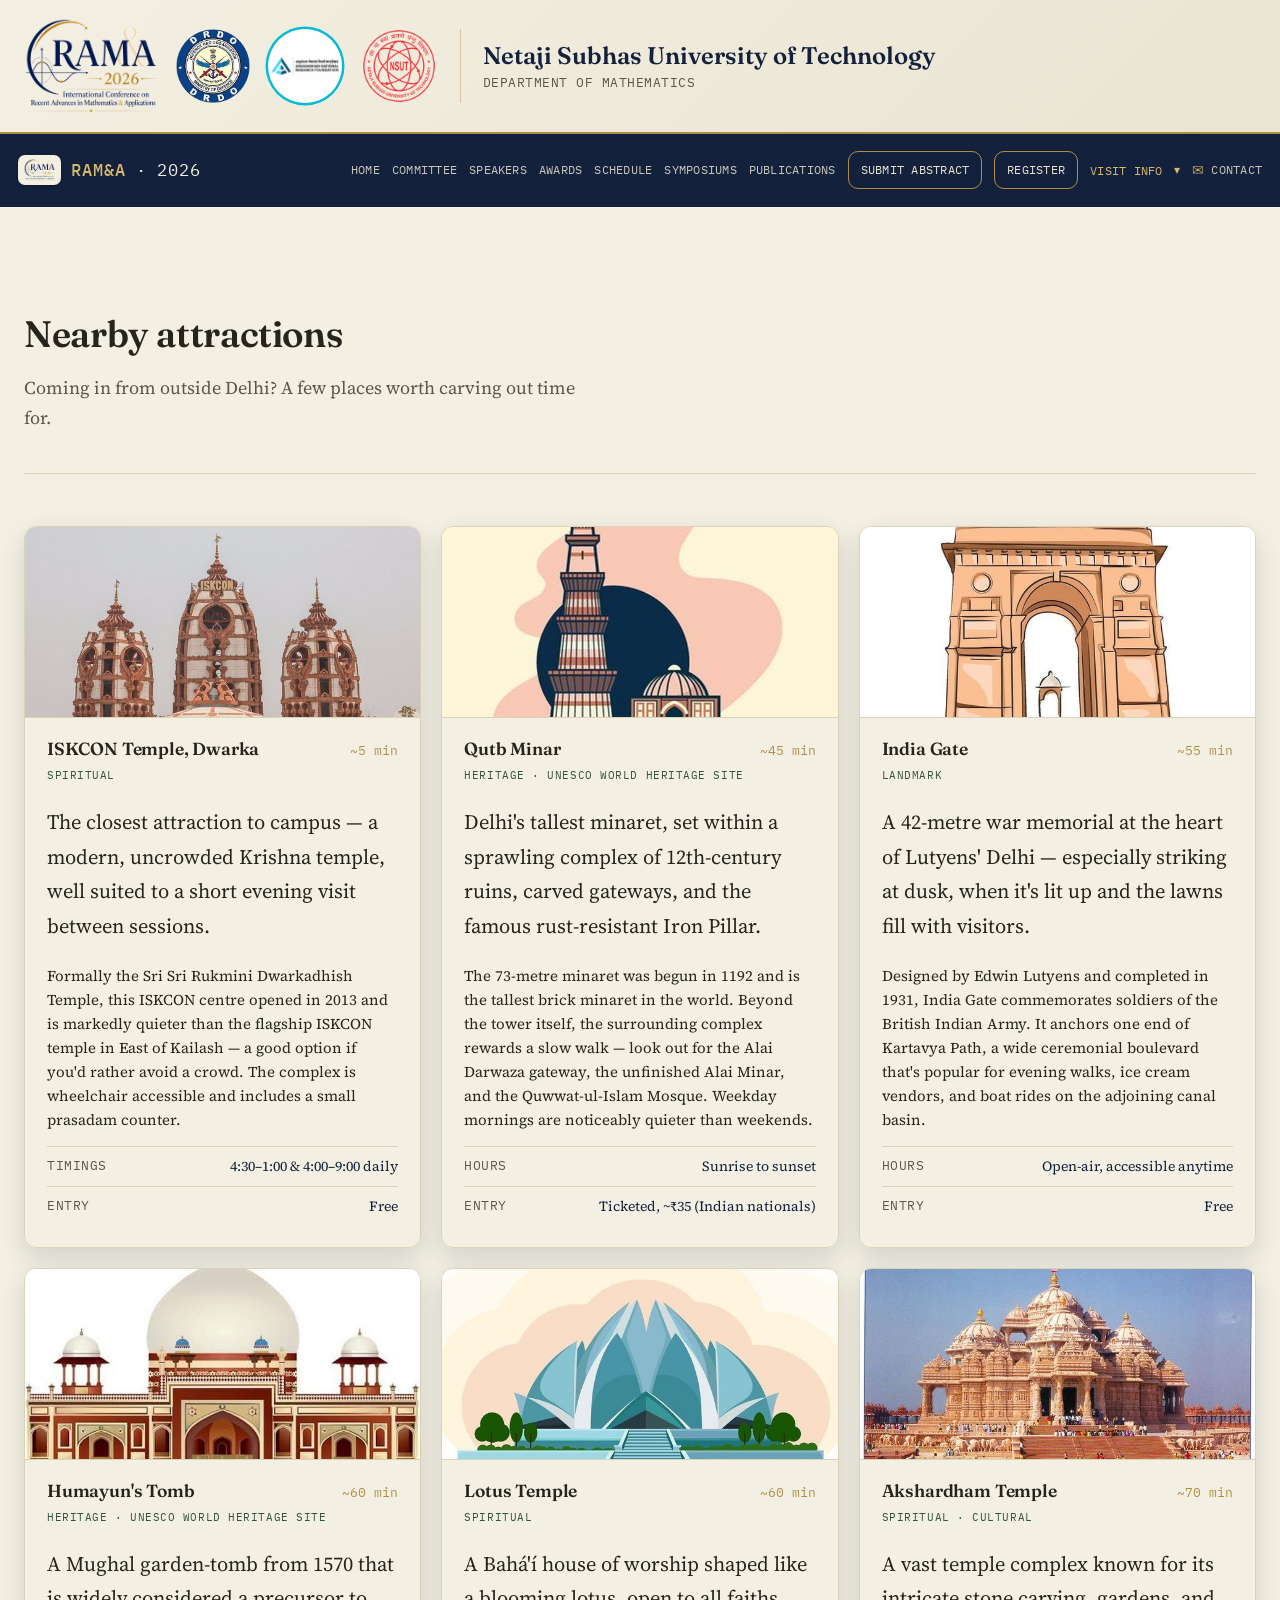
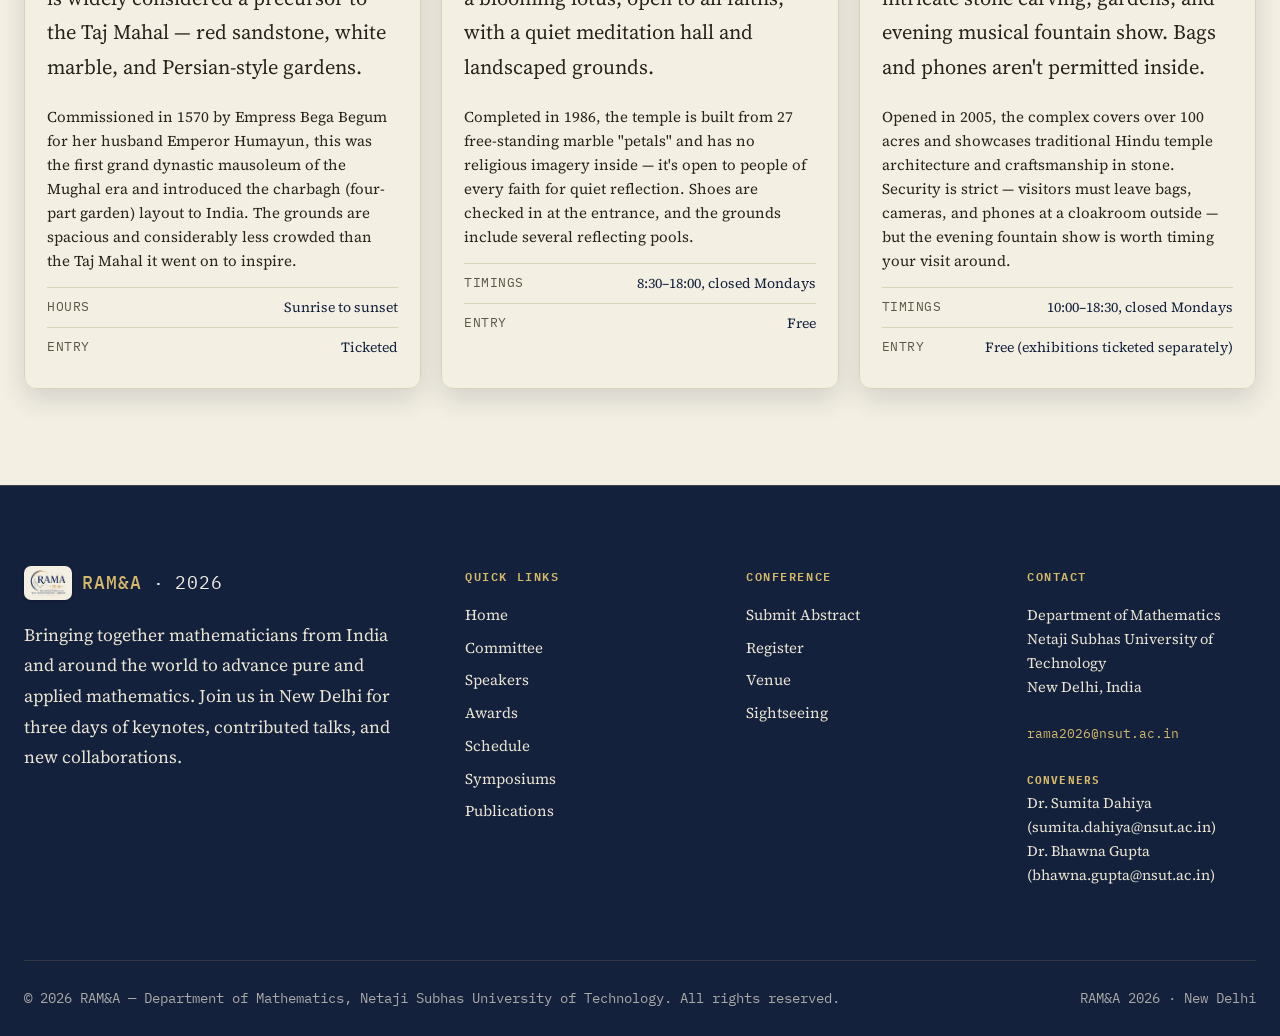
<file: attractions.html>
<!DOCTYPE html>

<html lang="en">
<head>
<meta charset="utf-8"/>
<meta content="width=device-width, initial-scale=1.0" name="viewport"/>
<title>Sightseeing in Delhi — RAM&amp;A 2026 | Nearby Attractions</title>
<link href="attractions-embedded-png-1.png" rel="icon" type="image/png"/>
<link href="https://fonts.googleapis.com" rel="preconnect"/>
<link crossorigin="" href="https://fonts.gstatic.com" rel="preconnect"/>
<link href="https://fonts.googleapis.com/css2?family=Fraunces:ital,opsz,wght@0,9..144,300;0,9..144,500;0,9..144,600;1,9..144,300;1,9..144,400&amp;family=Source+Serif+4:opsz,wght@8..60,400;8..60,500;8..60,600&amp;family=IBM+Plex+Mono:wght@400;500&amp;display=swap" rel="stylesheet"/>
<link href="styles.css" rel="stylesheet"/>
<link href="favicon-16x16.png" rel="icon" sizes="16x16" type="image/png"/>
<link href="favicon-32x32.png" rel="icon" sizes="32x32" type="image/png"/>
<link href="apple-touch-icon.png" rel="apple-touch-icon" sizes="180x180"/>
<meta content="Discover nearby Delhi attractions and sightseeing options for RAM&amp;A 2026 attendees visiting NSUT, New Delhi." name="description"/><meta content="index, follow" name="robots"/><meta content="#14213D" name="theme-color"/><link href="https://rama2026.org/attractions.html" rel="canonical"/><meta content="Sightseeing in Delhi — RAM&amp;A 2026 | Nearby Attractions" property="og:title"/><meta content="Discover nearby Delhi attractions and sightseeing options for RAM&amp;A 2026 attendees visiting NSUT, New Delhi." property="og:description"/><meta content="https://rama2026.org/social-preview.jpg" property="og:image"/><meta content="1200" property="og:image:width"/><meta content="630" property="og:image:height"/><meta content="RAM&amp;A 2026 — International Conference on Recent Advances in Mathematics &amp; Applications" property="og:image:alt"/><meta content="https://rama2026.org/attractions.html" property="og:url"/><meta content="website" property="og:type"/><meta content="RAM&amp;A 2026" property="og:site_name"/><meta content="summary_large_image" name="twitter:card"/><meta content="Sightseeing in Delhi — RAM&amp;A 2026 | Nearby Attractions" name="twitter:title"/><meta content="Discover nearby Delhi attractions and sightseeing options for RAM&amp;A 2026 attendees visiting NSUT, New Delhi." name="twitter:description"/><meta content="https://rama2026.org/social-preview.jpg" name="twitter:image"/><meta content="RAM&amp;A 2026 — International Conference on Recent Advances in Mathematics &amp; Applications" name="twitter:image:alt"/><script type="application/ld+json">{
  "@context": "https://schema.org",
  "@type": "BreadcrumbList",
  "itemListElement": [
    {
      "@type": "ListItem",
      "position": 1,
      "name": "Home",
      "item": "https://rama2026.org/"
    },
    {
      "@type": "ListItem",
      "position": 2,
      "name": "Visit Info",
      "item": "https://rama2026.org/venue.html"
    },
    {
      "@type": "ListItem",
      "position": 3,
      "name": "Sightseeing",
      "item": "https://rama2026.org/attractions.html"
    }
  ]
}</script></head>
<body class="inner-page">
<div class="top-banner">
<div class="top-banner-inner">
<div class="top-banner-logos">
<img alt="RAM&amp;A 2026 logo" class="tb-logo-rama" src="attractions-embedded-png-2.png" decoding="async">
<img alt="DRDO logo" class="tb-logo-drdo" src="drdo-logo.png" decoding="async">
<img alt="ANRF logo" class="tb-logo-anrf" src="anrf-logo.png" decoding="async">
<img alt="NSUT logo" class="tb-logo-nsut" src="attractions-embedded-png-3.png" decoding="async">
</div>
<div class="top-banner-divider"></div>
<div class="top-banner-text">
<div class="tb-uni-name">Netaji Subhas University of Technology</div>
<div class="tb-dept">Department of Mathematics</div>
</div>
</div>
</div><header class="site-nav">
<div class="nav-inner">
<a class="logo-home-link" href="index.html" aria-label="RAM&amp;A 2026 Home"><div class="logo">
<span class="logo-badge"><img alt="RAM&amp;A 2026 logo" class="logo-icon-img" src="attractions-embedded-png-4.png" decoding="async"></span>
<b>RAM&amp;A</b><span class="logo-separator" aria-hidden="true">·</span><span class="logo-year">2026</span>
    </div></a>
<nav class="links" id="navLinks">
<a data-page="home" href="index.html">Home</a>
<a data-page="committee" href="committee.html">Committee</a>
<a data-page="speakers" href="speakers.html">Speakers</a>
<a data-page="awards" href="awards.html">Awards</a>
<a data-page="schedule" href="schedule.html">Schedule</a>
<a data-page="symposiums" href="symposiums.html">Symposiums</a>
<a data-page="publications" href="publications.html">Publications</a>
<a class="nav-abstract" data-page="abstract" href="abstract-submission.html">Submit Abstract</a>
<a class="nav-cta" data-page="register" href="register.html">Register</a>
<div class="nav-dropdown" data-page-group="visit">
<button aria-expanded="false" aria-haspopup="true" class="nav-dropdown-toggle" type="button">Visit Info <span aria-hidden="true" class="dropdown-arrow">▾</span></button>
<div class="nav-dropdown-menu">
<a data-page="venue" href="venue.html">Venue</a>
<a data-page="sightseeing" href="attractions.html">Sightseeing</a>
</div>
</div>
<a class="nav-contact" data-page="contact" href="contact.html"><span aria-hidden="true" class="nav-contact-icon">✉</span> Contact</a>
</nav>
<button aria-expanded="false" aria-label="Toggle navigation menu" class="menu-toggle" id="menuToggle">
<span></span><span></span><span></span>
</button>
</div>
</header><section id="attractions">
<div class="wrap">
<div class="section-head">
<div>
<h2>Nearby attractions</h2>
<p>Coming in from outside Delhi? A few places worth carving out time for.</p>
</div>
</div>
<div class="attractions-grid">
<div class="attraction-card attraction-card--static"><div class="attraction-gallery attraction-gallery--photo"><img alt="ISKCON Temple, Dwarka" src="attractions-embedded-jpeg-1.jpg" loading="lazy" decoding="async"></div><div class="attraction-static-content"><div class="attraction-top">
<h4>ISKCON Temple, Dwarka</h4>
<span class="attraction-dist">~5 min</span>
</div><div class="attraction-cat">Spiritual</div><p>The closest attraction to campus — a modern, uncrowded Krishna temple, well suited to a short evening visit between sessions.</p><p class="attraction-more">Formally the Sri Sri Rukmini Dwarkadhish Temple, this ISKCON centre opened in 2013 and is markedly quieter than the flagship ISKCON temple in East of Kailash — a good option if you'd rather avoid a crowd. The complex is wheelchair accessible and includes a small prasadam counter.</p><div class="attraction-meta-list">
<div><span class="k">Timings</span><span class="v">4:30–1:00 &amp; 4:00–9:00 daily</span></div>
<div><span class="k">Entry</span><span class="v">Free</span></div>
</div></div></div>
<div class="attraction-card attraction-card--static"><div class="attraction-gallery attraction-gallery--photo"><img alt="Qutb Minar illustration" src="attractions-embedded-jpeg-2.jpg" loading="lazy" decoding="async"></div><div class="attraction-static-content"><div class="attraction-top">
<h4>Qutb Minar</h4>
<span class="attraction-dist">~45 min</span>
</div><div class="attraction-cat">Heritage · UNESCO World Heritage Site</div><p>Delhi's tallest minaret, set within a sprawling complex of 12th-century ruins, carved gateways, and the famous rust-resistant Iron Pillar.</p><p class="attraction-more">The 73-metre minaret was begun in 1192 and is the tallest brick minaret in the world. Beyond the tower itself, the surrounding complex rewards a slow walk — look out for the Alai Darwaza gateway, the unfinished Alai Minar, and the Quwwat-ul-Islam Mosque. Weekday mornings are noticeably quieter than weekends.</p><div class="attraction-meta-list">
<div><span class="k">Hours</span><span class="v">Sunrise to sunset</span></div>
<div><span class="k">Entry</span><span class="v">Ticketed, ~₹35 (Indian nationals)</span></div>
</div></div></div>
<div class="attraction-card attraction-card--static"><div class="attraction-gallery attraction-gallery--photo"><img alt="India Gate illustration" src="attractions-embedded-jpeg-3.jpg" loading="lazy" decoding="async"></div><div class="attraction-static-content"><div class="attraction-top">
<h4>India Gate</h4>
<span class="attraction-dist">~55 min</span>
</div><div class="attraction-cat">Landmark</div><p>A 42-metre war memorial at the heart of Lutyens' Delhi — especially striking at dusk, when it's lit up and the lawns fill with visitors.</p><p class="attraction-more">Designed by Edwin Lutyens and completed in 1931, India Gate commemorates soldiers of the British Indian Army. It anchors one end of Kartavya Path, a wide ceremonial boulevard that's popular for evening walks, ice cream vendors, and boat rides on the adjoining canal basin.</p><div class="attraction-meta-list">
<div><span class="k">Hours</span><span class="v">Open-air, accessible anytime</span></div>
<div><span class="k">Entry</span><span class="v">Free</span></div>
</div></div></div>
<div class="attraction-card attraction-card--static"><div class="attraction-gallery attraction-gallery--photo"><img alt="Humayun's Tomb illustration" src="attractions-embedded-jpeg-4.jpg" loading="lazy" decoding="async"></div><div class="attraction-static-content"><div class="attraction-top">
<h4>Humayun's Tomb</h4>
<span class="attraction-dist">~60 min</span>
</div><div class="attraction-cat">Heritage · UNESCO World Heritage Site</div><p>A Mughal garden-tomb from 1570 that is widely considered a precursor to the Taj Mahal — red sandstone, white marble, and Persian-style gardens.</p><p class="attraction-more">Commissioned in 1570 by Empress Bega Begum for her husband Emperor Humayun, this was the first grand dynastic mausoleum of the Mughal era and introduced the charbagh (four-part garden) layout to India. The grounds are spacious and considerably less crowded than the Taj Mahal it went on to inspire.</p><div class="attraction-meta-list">
<div><span class="k">Hours</span><span class="v">Sunrise to sunset</span></div>
<div><span class="k">Entry</span><span class="v">Ticketed</span></div>
</div></div></div>
<div class="attraction-card attraction-card--static"><div class="attraction-gallery attraction-gallery--photo"><img alt="Lotus Temple illustration" src="attractions-embedded-jpeg-5.jpg" loading="lazy" decoding="async"></div><div class="attraction-static-content"><div class="attraction-top">
<h4>Lotus Temple</h4>
<span class="attraction-dist">~60 min</span>
</div><div class="attraction-cat">Spiritual</div><p>A Bahá'í house of worship shaped like a blooming lotus, open to all faiths, with a quiet meditation hall and landscaped grounds.</p><p class="attraction-more">Completed in 1986, the temple is built from 27 free-standing marble "petals" and has no religious imagery inside — it's open to people of every faith for quiet reflection. Shoes are checked in at the entrance, and the grounds include several reflecting pools.</p><div class="attraction-meta-list">
<div><span class="k">Timings</span><span class="v">8:30–18:00, closed Mondays</span></div>
<div><span class="k">Entry</span><span class="v">Free</span></div>
</div></div></div>
<div class="attraction-card attraction-card--static"><div class="attraction-gallery attraction-gallery--photo"><img alt="Akshardham Temple photo" src="attractions-embedded-jpeg-6.jpg" loading="lazy" decoding="async"></div><div class="attraction-static-content"><div class="attraction-top">
<h4>Akshardham Temple</h4>
<span class="attraction-dist">~70 min</span>
</div><div class="attraction-cat">Spiritual · Cultural</div><p>A vast temple complex known for its intricate stone carving, gardens, and evening musical fountain show. Bags and phones aren't permitted inside.</p><p class="attraction-more">Opened in 2005, the complex covers over 100 acres and showcases traditional Hindu temple architecture and craftsmanship in stone. Security is strict — visitors must leave bags, cameras, and phones at a cloakroom outside — but the evening fountain show is worth timing your visit around.</p><div class="attraction-meta-list">
<div><span class="k">Timings</span><span class="v">10:00–18:30, closed Mondays</span></div>
<div><span class="k">Entry</span><span class="v">Free (exhibitions ticketed separately)</span></div>
</div></div></div>
</div>
</div>
</section><button aria-label="Back to top" class="back-to-top" id="backToTop" type="button">↑<span>Top</span></button>
<footer>
<div class="wrap">
<div class="footer-grid">
<div class="footer-brand">
<div class="logo">
<span class="logo-badge"><span class="logo-icon"><img alt="RAM&amp;A logo" class="logo-icon-img" src="attractions-embedded-png-5.png" decoding="async"></span></span>
<b>RAM&amp;A</b><span class="logo-separator" aria-hidden="true">·</span><span class="logo-year">2026</span>
        </div>
<p class="footer-tagline">Bringing together mathematicians from India and around the world to advance pure and applied mathematics. Join us in New Delhi for three days of keynotes, contributed talks, and new collaborations.</p>
</div>
<div class="footer-col">
<h4>Quick Links</h4>
<nav class="footer-links">
<a href="index.html">Home</a>
<a href="committee.html">Committee</a>
<a href="speakers.html">Speakers</a>
<a href="awards.html">Awards</a>
<a href="schedule.html">Schedule</a>
<a href="symposiums.html">Symposiums</a>
<a href="publications.html">Publications</a>
</nav>
</div>
<div class="footer-col">
<h4>Conference</h4>
<nav class="footer-links">
<a href="abstract-submission.html">Submit Abstract</a>
<a href="register.html">Register</a>
<a href="venue.html">Venue</a>
<a href="attractions.html">Sightseeing</a>
</nav>
</div>
<div class="footer-col footer-contact-col">
<h4>Contact</h4>
<p>Department of Mathematics<br/>Netaji Subhas University of Technology<br/>New Delhi, India</p>
<a class="footer-email" href="mailto:rama2026@nsut.ac.in">rama2026@nsut.ac.in</a>
<p class="footer-conveners"><strong>Conveners</strong><br/>Dr. Sumita Dahiya (<a href="mailto:sumita.dahiya@nsut.ac.in">sumita.dahiya@nsut.ac.in</a>)<br/>Dr. Bhawna Gupta (<a href="mailto:bhawna.gupta@nsut.ac.in">bhawna.gupta@nsut.ac.in</a>)</p>
</div>
</div>
<div class="footer-bottom">
<span>© 2026 RAM&amp;A — Department of Mathematics, Netaji Subhas University of Technology. All rights reserved.</span>
<span>RAM&amp;A 2026 · New Delhi</span>
</div>
</div>
</footer><script defer="True" src="site.js"></script><script defer src="performance.js"></script>
</body>
</html>
</file>
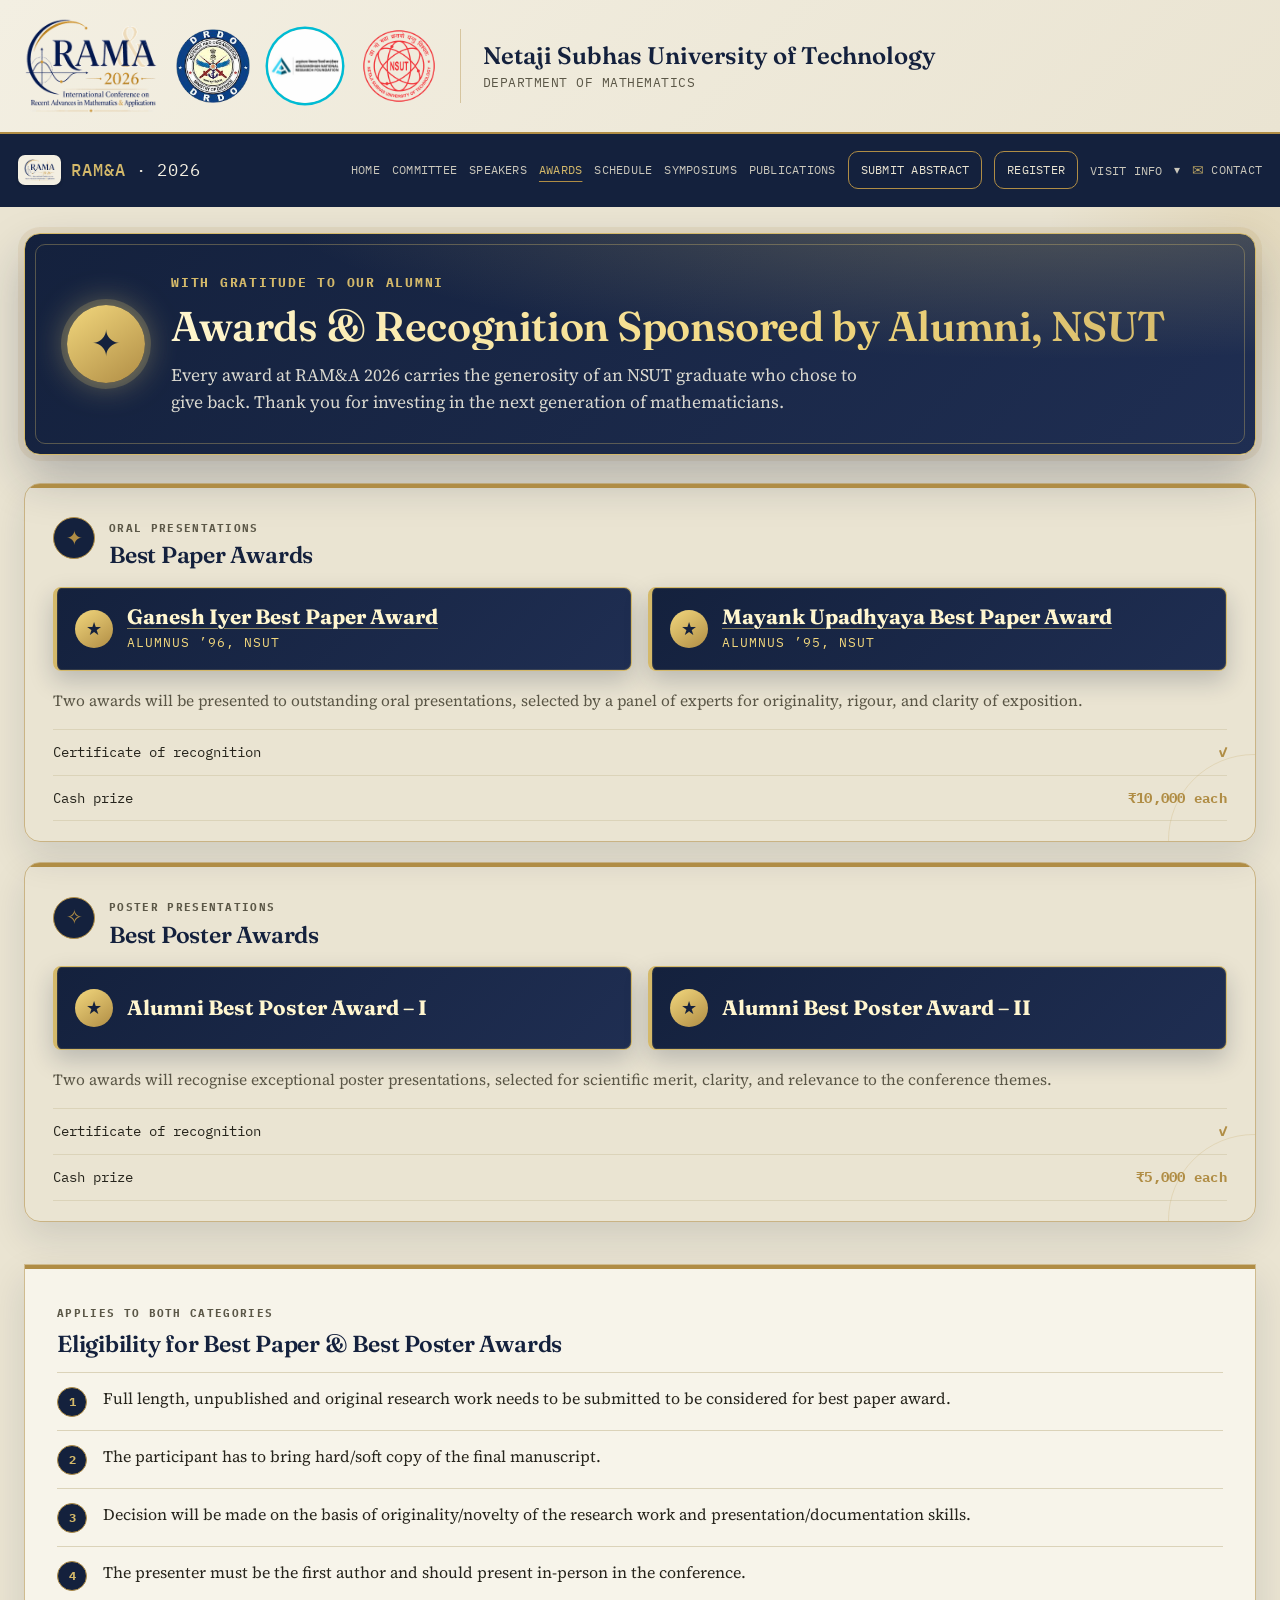
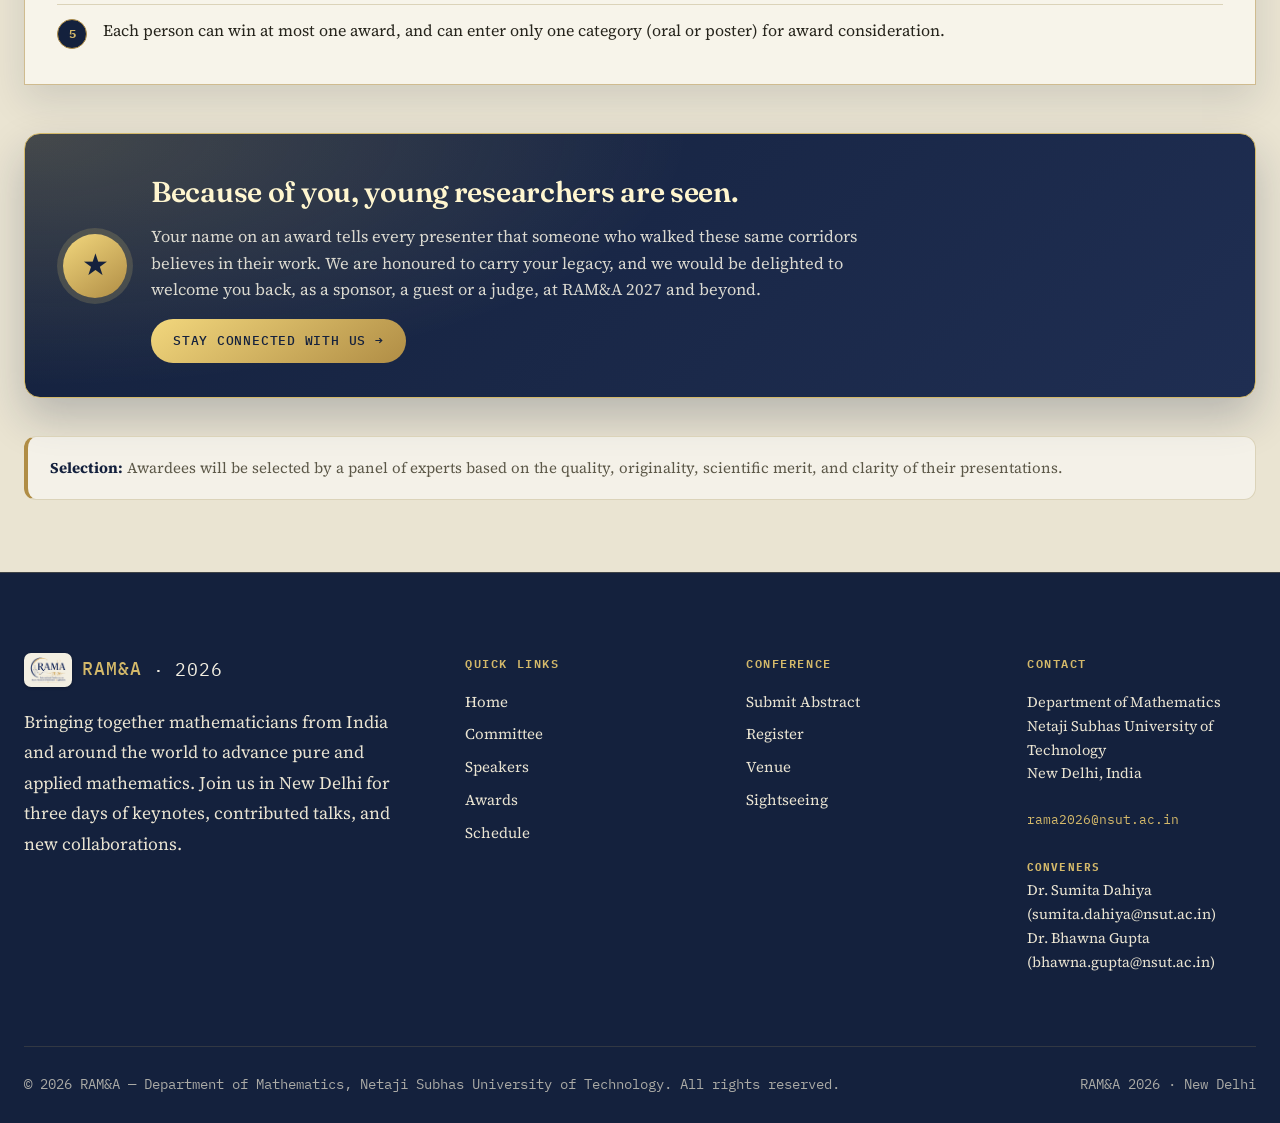
<file: awards.html>
<!DOCTYPE html>

<html lang="en">
<head>
<meta charset="utf-8"/>
<meta content="width=device-width, initial-scale=1.0" name="viewport"/>
<title>Awards &amp; Recognition — RAM&amp;A 2026 | NSUT, New Delhi</title>
<link href="attractions-embedded-png-1.png" rel="icon" type="image/png"/>
<link href="https://fonts.googleapis.com" rel="preconnect"/>
<link crossorigin="" href="https://fonts.gstatic.com" rel="preconnect"/>
<link href="https://fonts.googleapis.com/css2?family=Fraunces:ital,opsz,wght@0,9..144,300;0,9..144,500;0,9..144,600;1,9..144,300;1,9..144,400&amp;family=Source+Serif+4:opsz,wght@8..60,400;8..60,500;8..60,600&amp;family=IBM+Plex+Mono:wght@400;500&amp;display=swap" rel="stylesheet"/>
<link href="styles.css" rel="stylesheet"/>
<link href="favicon-16x16.png" rel="icon" sizes="16x16" type="image/png"/>
<link href="favicon-32x32.png" rel="icon" sizes="32x32" type="image/png"/>
<link href="apple-touch-icon.png" rel="apple-touch-icon" sizes="180x180"/>
<meta content="Learn about the awards and recognition presented at RAM&amp;A 2026 for excellence in mathematical research, presentations and academic contribution." name="description"/><meta content="index, follow" name="robots"/><meta content="#14213D" name="theme-color"/><link href="https://rama2026.org/awards.html" rel="canonical"/><meta content="Awards &amp; Recognition — RAM&amp;A 2026 | NSUT, New Delhi" property="og:title"/><meta content="Learn about the awards and recognition presented at RAM&amp;A 2026 for excellence in mathematical research, presentations and academic contribution." property="og:description"/><meta content="https://rama2026.org/social-preview.jpg" property="og:image"/><meta content="1200" property="og:image:width"/><meta content="630" property="og:image:height"/><meta content="RAM&amp;A 2026 — International Conference on Recent Advances in Mathematics &amp; Applications" property="og:image:alt"/><meta content="https://rama2026.org/awards.html" property="og:url"/><meta content="website" property="og:type"/><meta content="RAM&amp;A 2026" property="og:site_name"/><meta content="summary_large_image" name="twitter:card"/><meta content="Awards &amp; Recognition — RAM&amp;A 2026 | NSUT, New Delhi" name="twitter:title"/><meta content="Learn about the awards and recognition presented at RAM&amp;A 2026 for excellence in mathematical research, presentations and academic contribution." name="twitter:description"/><meta content="https://rama2026.org/social-preview.jpg" name="twitter:image"/><meta content="RAM&amp;A 2026 — International Conference on Recent Advances in Mathematics &amp; Applications" name="twitter:image:alt"/><script type="application/ld+json">{
  "@context": "https://schema.org",
  "@type": "BreadcrumbList",
  "itemListElement": [
    {
      "@type": "ListItem",
      "position": 1,
      "name": "Home",
      "item": "https://rama2026.org/"
    },
    {
      "@type": "ListItem",
      "position": 2,
      "name": "Awards",
      "item": "https://rama2026.org/awards.html"
    }
  ]
}</script></head>
<body class="inner-page">
<div class="top-banner">
<div class="top-banner-inner">
<div class="top-banner-logos">
<img alt="RAM&amp;A 2026 logo" class="tb-logo-rama" src="rama-logo.png" decoding="async">
<img alt="DRDO logo" class="tb-logo-drdo" src="drdo-logo.png" decoding="async">
<img alt="ANRF logo" class="tb-logo-anrf" src="anrf-logo.png" decoding="async">
<img alt="NSUT logo" class="tb-logo-nsut" src="attractions-embedded-png-3.png" decoding="async">
</div>
<div class="top-banner-divider"></div>
<div class="top-banner-text">
<div class="tb-uni-name">Netaji Subhas University of Technology</div>
<div class="tb-dept">Department of Mathematics</div>
</div>
</div>
</div><header class="site-nav">
<div class="nav-inner">
<a aria-label="RAM&amp;A 2026 Home" class="logo-home-link" href="index.html"><div class="logo">
<span class="logo-badge"><img alt="RAM&amp;A 2026 logo" class="logo-icon-img" src="rama-logo.png" decoding="async"></span>
<b>RAM&amp;A</b><span aria-hidden="true" class="logo-separator">·</span><span class="logo-year">2026</span>
</div></a>
<nav class="links" id="navLinks">
<a data-page="home" href="index.html">Home</a>
<a data-page="committee" href="committee.html">Committee</a>
<a data-page="speakers" href="speakers.html">Speakers</a>
<a data-page="awards" href="awards.html">Awards</a>
<a data-page="schedule" href="schedule.html">Schedule</a>
<a data-page="symposiums" href="symposiums.html">Symposiums</a>
<a data-page="publications" href="publications.html">Publications</a>
<a class="nav-abstract" data-page="abstract" href="abstract-submission.html">Submit Abstract</a>
<a class="nav-cta" data-page="register" href="register.html">Register</a>
<div class="nav-dropdown" data-page-group="visit">
<button aria-expanded="false" aria-haspopup="true" class="nav-dropdown-toggle" type="button">Visit Info <span aria-hidden="true" class="dropdown-arrow">▾</span></button>
<div class="nav-dropdown-menu">
<a data-page="venue" href="venue.html">Venue</a>
<a data-page="sightseeing" href="attractions.html">Sightseeing</a>
</div>
</div>
<a class="nav-contact" data-page="contact" href="contact.html"><span aria-hidden="true" class="nav-contact-icon">✉</span> Contact</a>
</nav>
<button aria-expanded="false" aria-label="Toggle navigation menu" class="menu-toggle" id="menuToggle">
<span></span><span></span><span></span>
</button>
</div>
</header><section class="awards" id="awards">
<div class="wrap">
<div class="awards-hero reveal">
  <div class="awards-hero-mark" aria-hidden="true">✦</div>
  <div class="awards-hero-text">
    <span class="awards-kicker">With gratitude to our alumni</span>
    <h2>Awards &amp; Recognition Sponsored by Alumni, NSUT</h2>
    <p>Every award at RAM&amp;A 2026 carries the generosity of an NSUT graduate who chose to give back. Thank you for investing in the next generation of mathematicians.</p>
  </div>
</div>

<div class="awards-grid">
<div class="award-card reveal">
  <div class="award-card-head">
    <div class="award-icon" aria-hidden="true">✦</div>
    <div>
      <span class="award-label">Oral Presentations</span>
      <h3>Best Paper Awards</h3>
    </div>
  </div>
  <div class="award-named-list award-named-list--pair">
    <div class="award-named-chip" role="note">
      <span class="award-named-chip-star" aria-hidden="true">★</span>
      <div>
        <div class="award-named-chip-title"><a class="award-named-link" href="https://www.ganesh-iyer.com" target="_blank" rel="noopener noreferrer" aria-label="Ganesh Iyer Best Paper Award — view profile (opens in a new tab)">Ganesh Iyer Best Paper Award</a></div>
        <div class="award-named-chip-sub">Alumnus ’96, NSUT</div>
      </div>
    </div>
    <div class="award-named-chip" role="note">
      <span class="award-named-chip-star" aria-hidden="true">★</span>
      <div>
        <div class="award-named-chip-title"><a class="award-named-link" href="https://www.linkedin.com/in/mayankupadhyaya/?isSelfProfile=false" target="_blank" rel="noopener noreferrer" aria-label="Mayank Upadhyaya Best Paper Award — view profile (opens in a new tab)">Mayank Upadhyaya Best Paper Award</a></div>
        <div class="award-named-chip-sub">Alumnus ’95, NSUT</div>
      </div>
    </div>
  </div>
  <p>Two awards will be presented to outstanding oral presentations, selected by a panel of experts for originality, rigour, and clarity of exposition.</p>
  <ul>
    <li><span>Certificate of recognition</span><span class="award-check">✓</span></li>
    <li><span>Cash prize</span><span class="award-prize">₹10,000 each</span></li>
  </ul>
</div>

<div class="award-card reveal">
  <div class="award-card-head">
    <div class="award-icon" aria-hidden="true">✧</div>
    <div>
      <span class="award-label">Poster Presentations</span>
      <h3>Best Poster Awards</h3>
    </div>
  </div>
  <div class="award-named-list award-named-list--pair">
    <div class="award-named-chip" role="note">
      <span class="award-named-chip-star" aria-hidden="true">★</span>
      <div>
        <div class="award-named-chip-title">Alumni Best Poster Award – I</div>
      </div>
    </div>
    <div class="award-named-chip" role="note">
      <span class="award-named-chip-star" aria-hidden="true">★</span>
      <div>
        <div class="award-named-chip-title">Alumni Best Poster Award – II</div>
      </div>
    </div>
  </div>
  <p>Two awards will recognise exceptional poster presentations, selected for scientific merit, clarity, and relevance to the conference themes.</p>
  <ul>
    <li><span>Certificate of recognition</span><span class="award-check">✓</span></li>
    <li><span>Cash prize</span><span class="award-prize">₹5,000 each</span></li>
  </ul>
</div>

<div class="award-eligibility reveal">
  <div class="award-eligibility-head">
    <span class="award-label">Applies to both categories</span>
    <h3>Eligibility for Best Paper &amp; Best Poster Awards</h3>
  </div>
  <ol class="award-eligibility-list">
    <li><span class="award-elig-no" aria-hidden="true">1</span><span class="award-elig-text">Full length, unpublished and original research work needs to be submitted to be considered for best paper award.</span></li>
    <li><span class="award-elig-no" aria-hidden="true">2</span><span class="award-elig-text">The participant has to bring hard/soft copy of the final manuscript.</span></li>
    <li><span class="award-elig-no" aria-hidden="true">3</span><span class="award-elig-text">Decision will be made on the basis of originality/novelty of the research work and presentation/documentation skills.</span></li>
    <li><span class="award-elig-no" aria-hidden="true">4</span><span class="award-elig-text">The presenter must be the first author and should present in-person in the conference.</span></li>
    <li><span class="award-elig-no" aria-hidden="true">5</span><span class="award-elig-text">Each person can win at most one award, and can enter only one category (oral or poster) for award consideration.</span></li>
  </ol>
</div>

<div class="alumni-thanks reveal">
  <div class="alumni-thanks-mark" aria-hidden="true">★</div>
  <div class="alumni-thanks-body">
    <h3>Because of you, young researchers are seen.</h3>
    <p>Your name on an award tells every presenter that someone who walked these same corridors believes in their work. We are honoured to carry your legacy, and we would be delighted to welcome you back, as a sponsor, a guest or a judge, at RAM&amp;A 2027 and beyond.</p>
    <a class="alumni-thanks-link" href="contact.html">Stay connected with us <span aria-hidden="true">→</span></a>
  </div>
</div>

<div class="awards-note reveal">
  <strong>Selection:</strong> Awardees will be selected by a panel of experts based on the quality, originality, scientific merit, and clarity of their presentations.
</div>
</div>
</section><button aria-label="Back to top" class="back-to-top" id="backToTop" type="button">↑<span>Top</span></button>
<footer>
<div class="wrap">
<div class="footer-grid">
<div class="footer-brand">
<div class="logo">
<span class="logo-badge"><span class="logo-icon"><img alt="RAM&amp;A logo" class="logo-icon-img" src="rama-logo.png" decoding="async"></span></span>
<b>RAM&amp;A</b><span aria-hidden="true" class="logo-separator">·</span><span class="logo-year">2026</span>
</div>
<p class="footer-tagline">Bringing together mathematicians from India and around the world to advance pure and applied mathematics. Join us in New Delhi for three days of keynotes, contributed talks, and new collaborations.</p>
</div>
<div class="footer-col">
<h4>Quick Links</h4>
<nav class="footer-links">
<a href="index.html">Home</a>
<a href="committee.html">Committee</a>
<a href="speakers.html">Speakers</a>
<a href="awards.html">Awards</a>
<a href="schedule.html">Schedule</a>
</nav>
</div>
<div class="footer-col">
<h4>Conference</h4>
<nav class="footer-links">
<a href="abstract-submission.html">Submit Abstract</a>
<a href="register.html">Register</a>
<a href="venue.html">Venue</a>
<a href="attractions.html">Sightseeing</a>
</nav>
</div>
<div class="footer-col footer-contact-col">
<h4>Contact</h4>
<p>Department of Mathematics<br/>Netaji Subhas University of Technology<br/>New Delhi, India</p>
<a class="footer-email" href="mailto:rama2026@nsut.ac.in">rama2026@nsut.ac.in</a>
<p class="footer-conveners"><strong>Conveners</strong><br/>Dr. Sumita Dahiya (<a href="mailto:sumita.dahiya@nsut.ac.in">sumita.dahiya@nsut.ac.in</a>)<br/>Dr. Bhawna Gupta (<a href="mailto:bhawna.gupta@nsut.ac.in">bhawna.gupta@nsut.ac.in</a>)</p>
</div>
</div>
<div class="footer-bottom">
<span>© 2026 RAM&amp;A — Department of Mathematics, Netaji Subhas University of Technology. All rights reserved.</span>
<span>RAM&amp;A 2026 · New Delhi</span>
</div>
</div>
</footer><script defer="True" src="site.js"></script><script defer src="performance.js"></script>
</body>
</html>
</file>
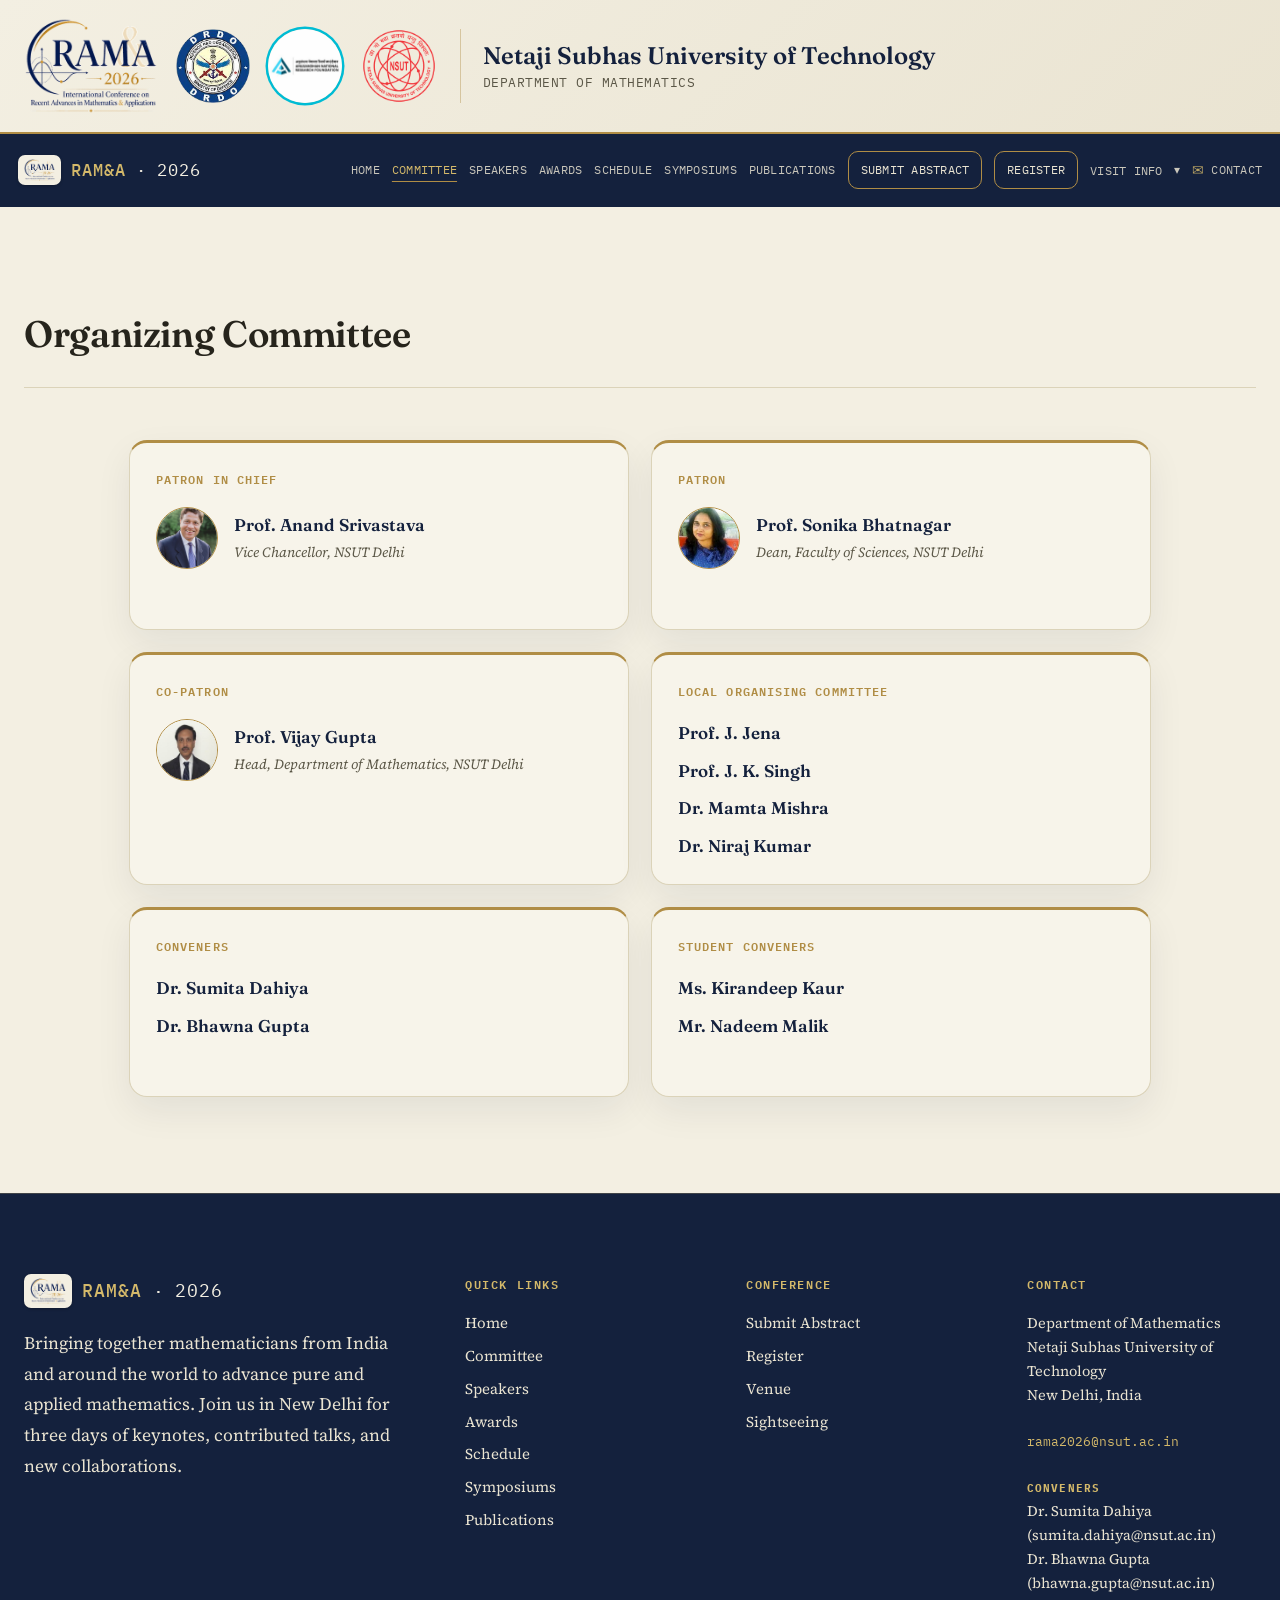
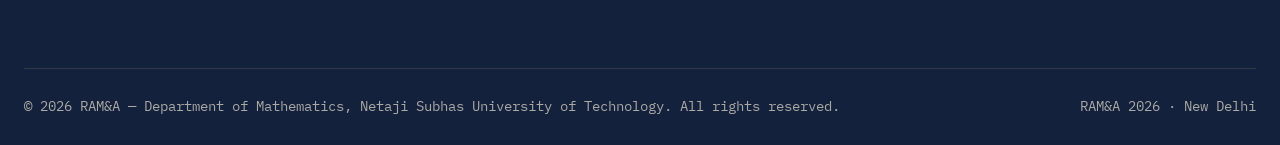
<file: committee.html>
<!DOCTYPE html>

<html lang="en">
<head>
<meta charset="utf-8"/>
<meta content="width=device-width, initial-scale=1.0" name="viewport"/>
<title>Organizing Committee — RAM&amp;A 2026 | NSUT, New Delhi</title>
<link href="attractions-embedded-png-1.png" rel="icon" type="image/png"/>
<link href="https://fonts.googleapis.com" rel="preconnect"/>
<link crossorigin="" href="https://fonts.gstatic.com" rel="preconnect"/>
<link href="https://fonts.googleapis.com/css2?family=Fraunces:ital,opsz,wght@0,9..144,300;0,9..144,500;0,9..144,600;1,9..144,300;1,9..144,400&amp;family=Source+Serif+4:opsz,wght@8..60,400;8..60,500;8..60,600&amp;family=IBM+Plex+Mono:wght@400;500&amp;display=swap" rel="stylesheet"/>
<link href="styles.css" rel="stylesheet"/>
<link href="favicon-16x16.png" rel="icon" sizes="16x16" type="image/png"/>
<link href="favicon-32x32.png" rel="icon" sizes="32x32" type="image/png"/>
<link href="apple-touch-icon.png" rel="apple-touch-icon" sizes="180x180"/>
<meta content="Meet the patrons, conveners and organizing committee of RAM&amp;A 2026, the international conference on Recent Advances in Mathematics &amp; Applications at NSUT." name="description"/><meta content="index, follow" name="robots"/><meta content="#14213D" name="theme-color"/><link href="https://rama2026.org/committee.html" rel="canonical"/><meta content="Organizing Committee — RAM&amp;A 2026 | NSUT, New Delhi" property="og:title"/><meta content="Meet the patrons, conveners and organizing committee of RAM&amp;A 2026, the international conference on Recent Advances in Mathematics &amp; Applications at NSUT." property="og:description"/><meta content="https://rama2026.org/social-preview.jpg" property="og:image"/><meta content="1200" property="og:image:width"/><meta content="630" property="og:image:height"/><meta content="RAM&amp;A 2026 — International Conference on Recent Advances in Mathematics &amp; Applications" property="og:image:alt"/><meta content="https://rama2026.org/committee.html" property="og:url"/><meta content="website" property="og:type"/><meta content="RAM&amp;A 2026" property="og:site_name"/><meta content="summary_large_image" name="twitter:card"/><meta content="Organizing Committee — RAM&amp;A 2026 | NSUT, New Delhi" name="twitter:title"/><meta content="Meet the patrons, conveners and organizing committee of RAM&amp;A 2026, the international conference on Recent Advances in Mathematics &amp; Applications at NSUT." name="twitter:description"/><meta content="https://rama2026.org/social-preview.jpg" name="twitter:image"/><meta content="RAM&amp;A 2026 — International Conference on Recent Advances in Mathematics &amp; Applications" name="twitter:image:alt"/><script type="application/ld+json">{
  "@context": "https://schema.org",
  "@type": "BreadcrumbList",
  "itemListElement": [
    {
      "@type": "ListItem",
      "position": 1,
      "name": "Home",
      "item": "https://rama2026.org/"
    },
    {
      "@type": "ListItem",
      "position": 2,
      "name": "Committee",
      "item": "https://rama2026.org/committee.html"
    }
  ]
}</script></head>
<body class="inner-page">
<div class="top-banner">
<div class="top-banner-inner">
<div class="top-banner-logos">
<img alt="RAM&amp;A 2026 logo" class="tb-logo-rama" src="rama-logo.png" decoding="async">
<img alt="DRDO logo" class="tb-logo-drdo" src="drdo-logo.png" decoding="async">
<img alt="ANRF logo" class="tb-logo-anrf" src="anrf-logo.png" decoding="async">
<img alt="NSUT logo" class="tb-logo-nsut" src="attractions-embedded-png-3.png" decoding="async">
</div>
<div class="top-banner-divider"></div>
<div class="top-banner-text">
<div class="tb-uni-name">Netaji Subhas University of Technology</div>
<div class="tb-dept">Department of Mathematics</div>
</div>
</div>
</div><header class="site-nav">
<div class="nav-inner">
<a class="logo-home-link" href="index.html" aria-label="RAM&amp;A 2026 Home"><div class="logo">
<span class="logo-badge"><img alt="RAM&amp;A 2026 logo" class="logo-icon-img" src="rama-logo.png" decoding="async"></span>
<b>RAM&amp;A</b><span class="logo-separator" aria-hidden="true">·</span><span class="logo-year">2026</span>
    </div></a>
<nav class="links" id="navLinks">
<a data-page="home" href="index.html">Home</a>
<a data-page="committee" href="committee.html">Committee</a>
<a data-page="speakers" href="speakers.html">Speakers</a>
<a data-page="awards" href="awards.html">Awards</a>
<a data-page="schedule" href="schedule.html">Schedule</a>
<a data-page="symposiums" href="symposiums.html">Symposiums</a>
<a data-page="publications" href="publications.html">Publications</a>
<a class="nav-abstract" data-page="abstract" href="abstract-submission.html">Submit Abstract</a>
<a class="nav-cta" data-page="register" href="register.html">Register</a>
<div class="nav-dropdown" data-page-group="visit">
<button aria-expanded="false" aria-haspopup="true" class="nav-dropdown-toggle" type="button">Visit Info <span aria-hidden="true" class="dropdown-arrow">▾</span></button>
<div class="nav-dropdown-menu">
<a data-page="venue" href="venue.html">Venue</a>
<a data-page="sightseeing" href="attractions.html">Sightseeing</a>
</div>
</div>
<a class="nav-contact" data-page="contact" href="contact.html"><span aria-hidden="true" class="nav-contact-icon">✉</span> Contact</a>
</nav>
<button aria-expanded="false" aria-label="Toggle navigation menu" class="menu-toggle" id="menuToggle">
<span></span><span></span><span></span>
</button>
</div>
</header><section id="committee">
<div class="wrap">
<div class="section-head">
<div>
<h2>Organizing Committee</h2>
</div>
</div>
<div class="committee-grid">
<div class="committee-row">
<div class="committee-role">Patron in Chief</div>
<div class="committee-names">
<div class="committee-person"><img alt="Anand Srivastava" class="committee-photo" src="anand-srivastava.jpg" loading="lazy" decoding="async"><p>Prof. Anand Srivastava<span class="cmt-desig">Vice Chancellor, NSUT Delhi</span></p></div>
</div>
</div>
<div class="committee-row">
<div class="committee-role">Patron</div>
<div class="committee-names">
<div class="committee-person"><img alt="Sonika Bhatnagar" class="committee-photo" src="sonika-bhatnagar.jpg" loading="lazy" decoding="async"><p>Prof. Sonika Bhatnagar<span class="cmt-desig">Dean, Faculty of Sciences, NSUT Delhi</span></p></div>
</div>
</div>
<div class="committee-row">
<div class="committee-role">Co-Patron</div>
<div class="committee-names">
<div class="committee-person"><img alt="Vijay Gupta" class="committee-photo" src="vijay-gupta.jpg" loading="lazy" decoding="async"><p>Prof. Vijay Gupta<span class="cmt-desig">Head, Department of Mathematics, NSUT Delhi</span></p></div>
</div>
</div>
<div class="committee-row">
<div class="committee-role">Local Organising Committee</div>
<div class="committee-names">
<p>Prof. J. Jena</p>
<p>Prof. J. K. Singh</p>
<p>Dr. Mamta Mishra</p>
<p>Dr. Niraj Kumar</p>
</div>
</div>
<div class="committee-row">
<div class="committee-role">Conveners</div>
<div class="committee-names">
<p>Dr. Sumita Dahiya</p>
<p>Dr. Bhawna Gupta</p>
</div>
</div>
<div class="committee-row">
<div class="committee-role">Student Conveners</div>
<div class="committee-names">
<p>Ms. Kirandeep Kaur</p>
<p>Mr. Nadeem Malik</p>
</div>
</div>
</div>
</div>
</section><button aria-label="Back to top" class="back-to-top" id="backToTop" type="button">↑<span>Top</span></button>
<footer>
<div class="wrap">
<div class="footer-grid">
<div class="footer-brand">
<div class="logo">
<span class="logo-badge"><span class="logo-icon"><img alt="RAM&amp;A logo" class="logo-icon-img" src="rama-logo.png" decoding="async"></span></span>
<b>RAM&amp;A</b><span class="logo-separator" aria-hidden="true">·</span><span class="logo-year">2026</span>
        </div>
<p class="footer-tagline">Bringing together mathematicians from India and around the world to advance pure and applied mathematics. Join us in New Delhi for three days of keynotes, contributed talks, and new collaborations.</p>
</div>
<div class="footer-col">
<h4>Quick Links</h4>
<nav class="footer-links">
<a href="index.html">Home</a>
<a href="committee.html">Committee</a>
<a href="speakers.html">Speakers</a>
<a href="awards.html">Awards</a>
<a href="schedule.html">Schedule</a>
<a href="symposiums.html">Symposiums</a>
<a href="publications.html">Publications</a>
</nav>
</div>
<div class="footer-col">
<h4>Conference</h4>
<nav class="footer-links">
<a href="abstract-submission.html">Submit Abstract</a>
<a href="register.html">Register</a>
<a href="venue.html">Venue</a>
<a href="attractions.html">Sightseeing</a>
</nav>
</div>
<div class="footer-col footer-contact-col">
<h4>Contact</h4>
<p>Department of Mathematics<br/>Netaji Subhas University of Technology<br/>New Delhi, India</p>
<a class="footer-email" href="mailto:rama2026@nsut.ac.in">rama2026@nsut.ac.in</a>
<p class="footer-conveners"><strong>Conveners</strong><br/>Dr. Sumita Dahiya (<a href="mailto:sumita.dahiya@nsut.ac.in">sumita.dahiya@nsut.ac.in</a>)<br/>Dr. Bhawna Gupta (<a href="mailto:bhawna.gupta@nsut.ac.in">bhawna.gupta@nsut.ac.in</a>)</p>
</div>
</div>
<div class="footer-bottom">
<span>© 2026 RAM&amp;A — Department of Mathematics, Netaji Subhas University of Technology. All rights reserved.</span>
<span>RAM&amp;A 2026 · New Delhi</span>
</div>
</div>
</footer><script defer="True" src="site.js"></script><script defer src="performance.js"></script>
</body>
</html>
</file>
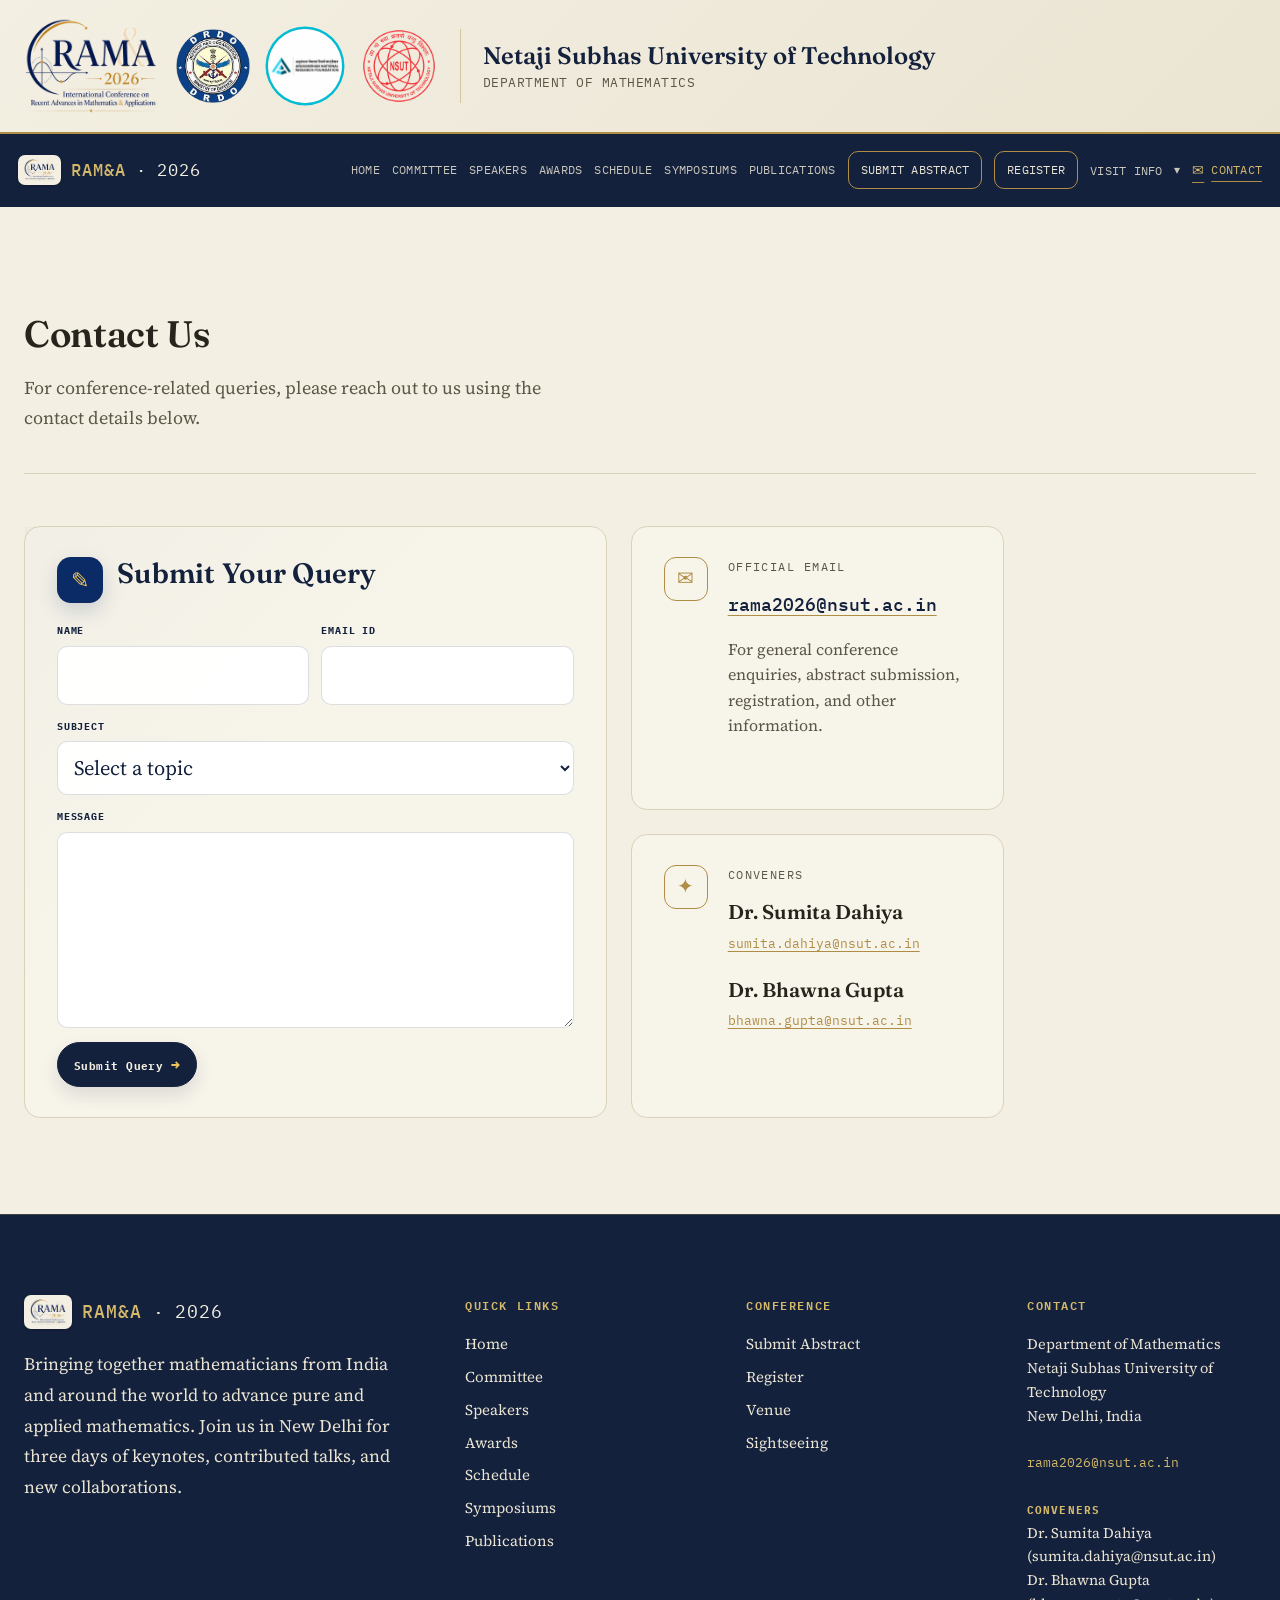
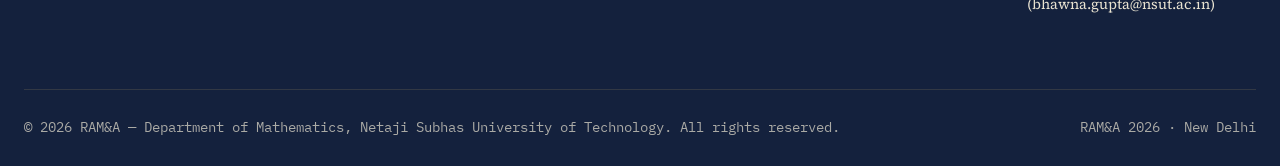
<file: contact.html>
<!DOCTYPE html>

<html lang="en">
<head>
<meta charset="utf-8"/>
<meta content="width=device-width, initial-scale=1.0" name="viewport"/>
<title>Contact Us — RAM&amp;A 2026 | NSUT, New Delhi</title>
<link href="attractions-embedded-png-1.png" rel="icon" type="image/png"/>
<link href="https://fonts.googleapis.com" rel="preconnect"/>
<link crossorigin="" href="https://fonts.gstatic.com" rel="preconnect"/>
<link href="https://fonts.googleapis.com/css2?family=Fraunces:ital,opsz,wght@0,9..144,300;0,9..144,500;0,9..144,600;1,9..144,300;1,9..144,400&amp;family=Source+Serif+4:opsz,wght@8..60,400;8..60,500;8..60,600&amp;family=IBM+Plex+Mono:wght@400;500&amp;display=swap" rel="stylesheet"/>
<link href="styles.css" rel="stylesheet"/>
<link href="favicon-16x16.png" rel="icon" sizes="16x16" type="image/png"/>
<link href="favicon-32x32.png" rel="icon" sizes="32x32" type="image/png"/>
<link href="apple-touch-icon.png" rel="apple-touch-icon" sizes="180x180"/>
<meta content="Contact the RAM&amp;A 2026 organizing team, conveners and Department of Mathematics at NSUT for conference, registration and abstract submission queries." name="description"/><meta content="index, follow" name="robots"/><meta content="#14213D" name="theme-color"/><link href="https://rama2026.org/contact.html" rel="canonical"/><meta content="Contact Us — RAM&amp;A 2026 | NSUT, New Delhi" property="og:title"/><meta content="Contact the RAM&amp;A 2026 organizing team, conveners and Department of Mathematics at NSUT for conference, registration and abstract submission queries." property="og:description"/><meta content="https://rama2026.org/social-preview.jpg" property="og:image"/><meta content="1200" property="og:image:width"/><meta content="630" property="og:image:height"/><meta content="RAM&amp;A 2026 — International Conference on Recent Advances in Mathematics &amp; Applications" property="og:image:alt"/><meta content="https://rama2026.org/contact.html" property="og:url"/><meta content="website" property="og:type"/><meta content="RAM&amp;A 2026" property="og:site_name"/><meta content="summary_large_image" name="twitter:card"/><meta content="Contact Us — RAM&amp;A 2026 | NSUT, New Delhi" name="twitter:title"/><meta content="Contact the RAM&amp;A 2026 organizing team, conveners and Department of Mathematics at NSUT for conference, registration and abstract submission queries." name="twitter:description"/><meta content="https://rama2026.org/social-preview.jpg" name="twitter:image"/><meta content="RAM&amp;A 2026 — International Conference on Recent Advances in Mathematics &amp; Applications" name="twitter:image:alt"/><script type="application/ld+json">{
  "@context": "https://schema.org",
  "@type": "BreadcrumbList",
  "itemListElement": [
    {
      "@type": "ListItem",
      "position": 1,
      "name": "Home",
      "item": "https://rama2026.org/"
    },
    {
      "@type": "ListItem",
      "position": 2,
      "name": "Contact Us",
      "item": "https://rama2026.org/contact.html"
    }
  ]
}</script></head>
<body class="inner-page">
<div class="top-banner">
<div class="top-banner-inner">
<div class="top-banner-logos">
<img alt="RAM&amp;A 2026 logo" class="tb-logo-rama" src="rama-logo.png" decoding="async">
<img alt="DRDO logo" class="tb-logo-drdo" src="drdo-logo.png" decoding="async">
<img alt="ANRF logo" class="tb-logo-anrf" src="anrf-logo.png" decoding="async">
<img alt="NSUT logo" class="tb-logo-nsut" src="attractions-embedded-png-3.png" decoding="async">
</div>
<div class="top-banner-divider"></div>
<div class="top-banner-text">
<div class="tb-uni-name">Netaji Subhas University of Technology</div>
<div class="tb-dept">Department of Mathematics</div>
</div>
</div>
</div><header class="site-nav">
<div class="nav-inner">
<a class="logo-home-link" href="index.html" aria-label="RAM&amp;A 2026 Home"><div class="logo">
<span class="logo-badge"><img alt="RAM&amp;A 2026 logo" class="logo-icon-img" src="rama-logo.png" decoding="async"></span>
<b>RAM&amp;A</b><span class="logo-separator" aria-hidden="true">·</span><span class="logo-year">2026</span>
    </div></a>
<nav class="links" id="navLinks">
<a data-page="home" href="index.html">Home</a>
<a data-page="committee" href="committee.html">Committee</a>
<a data-page="speakers" href="speakers.html">Speakers</a>
<a data-page="awards" href="awards.html">Awards</a>
<a data-page="schedule" href="schedule.html">Schedule</a>
<a data-page="symposiums" href="symposiums.html">Symposiums</a>
<a data-page="publications" href="publications.html">Publications</a>
<a class="nav-abstract" data-page="abstract" href="abstract-submission.html">Submit Abstract</a>
<a class="nav-cta" data-page="register" href="register.html">Register</a>
<div class="nav-dropdown" data-page-group="visit">
<button aria-expanded="false" aria-haspopup="true" class="nav-dropdown-toggle" type="button">Visit Info <span aria-hidden="true" class="dropdown-arrow">▾</span></button>
<div class="nav-dropdown-menu">
<a data-page="venue" href="venue.html">Venue</a>
<a data-page="sightseeing" href="attractions.html">Sightseeing</a>
</div>
</div>
<a class="nav-contact" data-page="contact" href="contact.html"><span aria-hidden="true" class="nav-contact-icon">✉</span> Contact</a>
</nav>
<button aria-expanded="false" aria-label="Toggle navigation menu" class="menu-toggle" id="menuToggle">
<span></span><span></span><span></span>
</button>
</div>
</header><section id="contact">
<div class="wrap">
<div class="section-head">
<div>
<h2>Contact Us</h2>
<p>For conference-related queries, please reach out to us using the contact details below.</p>
</div>
</div>
<div class="contact-grid">
<div class="query-card reveal">
<div class="query-card-head">
<div class="query-icon" aria-hidden="true">✎</div>
<div>
<div class="contact-label">Submit Your Query</div>

</div>
</div>
<form class="query-form" id="queryForm" action="https://formspree.io/f/mqpkdqkg" method="POST">
<input type="hidden" name="_subject" value="RAM&A 2026 Website Query">
<input type="hidden" name="_replyto" value="">
<div class="query-form-grid">
<label>
<span>Name</span>
<input type="text" name="name" autocomplete="name" required>
</label>
<label>
<span>Email ID</span>
<input type="email" name="email" autocomplete="email" required>
</label>
</div>
<label>
<span>Subject</span>
<select name="subject" required>
<option value="" selected disabled>Select a topic</option>
<option>Registration</option>
<option>Keynote</option>
<option>Abstract/Paper Submission</option>
<option>Publication</option>
<option>Others</option>
</select>
</label>
<label>
<span>Message</span>
<textarea name="message" rows="5" required></textarea>
</label>
<button class="query-submit" type="submit">Submit Query <span aria-hidden="true">→</span></button>
</form>
</div>
<div class="contact-side">
<div class="contact-card reveal">
<div aria-hidden="true" class="contact-icon">✉</div>
<div>
<div class="contact-label">Official Email</div>
<a class="contact-email" href="mailto:rama2026@nsut.ac.in">rama2026@nsut.ac.in</a>
<p>For general conference enquiries, abstract submission, registration, and other information.</p>
</div>
</div>
<div class="contact-card reveal">
<div aria-hidden="true" class="contact-icon">✦</div>
<div>
<div class="contact-label">Conveners</div>
<div class="contact-person"><strong>Dr. Sumita Dahiya</strong><a href="mailto:sumita.dahiya@nsut.ac.in">sumita.dahiya@nsut.ac.in</a></div>
<div class="contact-person"><strong>Dr. Bhawna Gupta</strong><a href="mailto:bhawna.gupta@nsut.ac.in">bhawna.gupta@nsut.ac.in</a></div>
</div>
</div>
</div>
</div>
</section><button aria-label="Back to top" class="back-to-top" id="backToTop" type="button">↑<span>Top</span></button>
<script>
document.addEventListener('DOMContentLoaded', function(){
  var form = document.getElementById('queryForm');
  if(!form) return;
  var replyTo = form.querySelector('input[name="_replyto"]');
  if(replyTo){ replyTo.value = ''; }
  form.addEventListener('submit', async function(e){
    e.preventDefault();
    var button = form.querySelector('.query-submit');
    var email = form.elements.email.value || '';
    if(replyTo){ replyTo.value = email; }
    button.disabled = true;
    button.textContent = 'Submitting…';
    try {
      var response = await fetch(form.action, {
        method: 'POST',
        body: new FormData(form),
        headers: { 'Accept': 'application/json' }
      });
      if(!response.ok) throw new Error('Submission failed');
      form.reset();
      button.innerHTML = 'Query Submitted ✓';
      setTimeout(function(){
        button.innerHTML = 'Submit Query <span aria-hidden="true">→</span>';
        button.disabled = false;
      }, 2600);
    } catch(err) {
      button.innerHTML = 'Submit Query <span aria-hidden="true">→</span>';
      button.disabled = false;
      alert('We could not submit your query right now. Please try again.');
    }
  });
});
</script>

<footer>
<div class="wrap">
<div class="footer-grid">
<div class="footer-brand">
<div class="logo">
<span class="logo-badge"><span class="logo-icon"><img alt="RAM&amp;A logo" class="logo-icon-img" src="rama-logo.png" decoding="async"></span></span>
<b>RAM&amp;A</b><span class="logo-separator" aria-hidden="true">·</span><span class="logo-year">2026</span>
        </div>
<p class="footer-tagline">Bringing together mathematicians from India and around the world to advance pure and applied mathematics. Join us in New Delhi for three days of keynotes, contributed talks, and new collaborations.</p>
</div>
<div class="footer-col">
<h4>Quick Links</h4>
<nav class="footer-links">
<a href="index.html">Home</a>
<a href="committee.html">Committee</a>
<a href="speakers.html">Speakers</a>
<a href="awards.html">Awards</a>
<a href="schedule.html">Schedule</a>
<a href="symposiums.html">Symposiums</a>
<a href="publications.html">Publications</a>
</nav>
</div>
<div class="footer-col">
<h4>Conference</h4>
<nav class="footer-links">
<a href="abstract-submission.html">Submit Abstract</a>
<a href="register.html">Register</a>
<a href="venue.html">Venue</a>
<a href="attractions.html">Sightseeing</a>
</nav>
</div>
<div class="footer-col footer-contact-col">
<h4>Contact</h4>
<p>Department of Mathematics<br/>Netaji Subhas University of Technology<br/>New Delhi, India</p>
<a class="footer-email" href="mailto:rama2026@nsut.ac.in">rama2026@nsut.ac.in</a>
<p class="footer-conveners"><strong>Conveners</strong><br/>Dr. Sumita Dahiya (<a href="mailto:sumita.dahiya@nsut.ac.in">sumita.dahiya@nsut.ac.in</a>)<br/>Dr. Bhawna Gupta (<a href="mailto:bhawna.gupta@nsut.ac.in">bhawna.gupta@nsut.ac.in</a>)</p>
</div>
</div>
<div class="footer-bottom">
<span>© 2026 RAM&amp;A — Department of Mathematics, Netaji Subhas University of Technology. All rights reserved.</span>
<span>RAM&amp;A 2026 · New Delhi</span>
</div>
</div>
</footer><script defer="True" src="site.js"></script><script defer src="performance.js"></script>
</body>
</html>
</file>
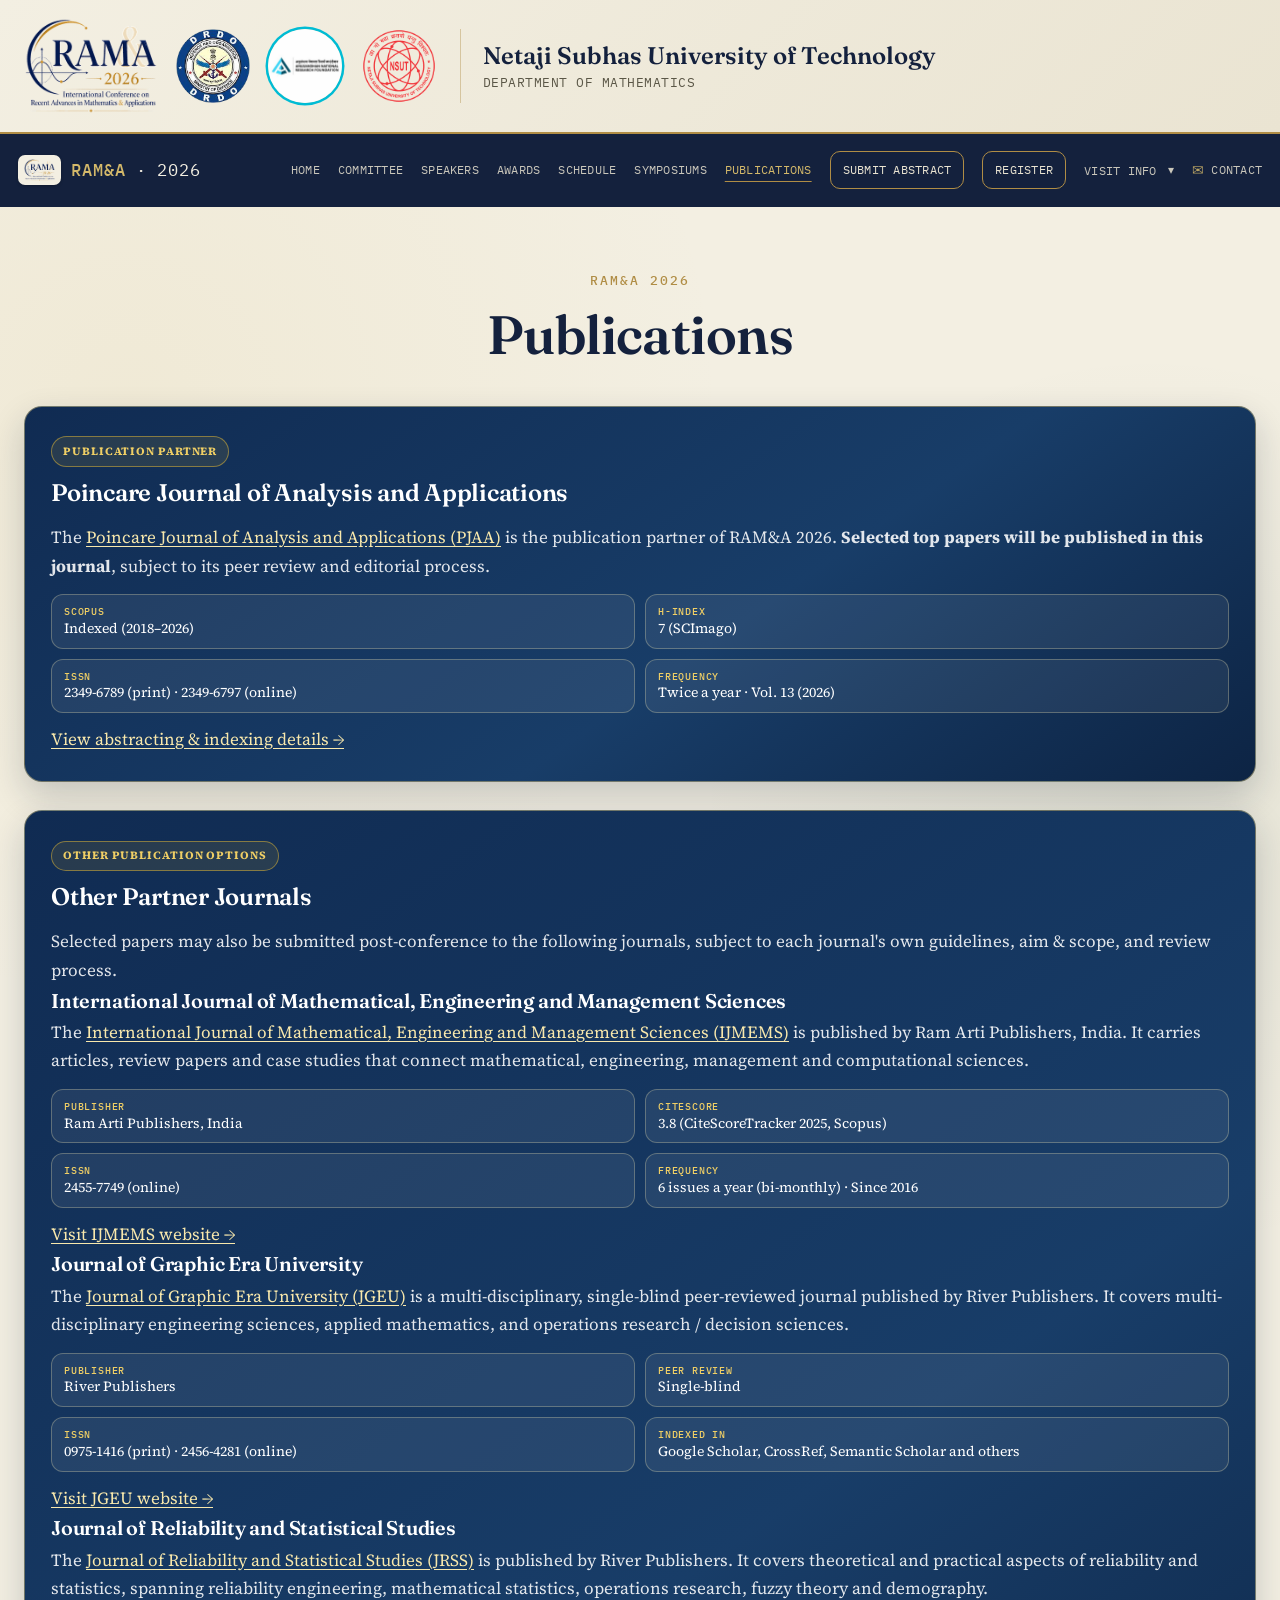
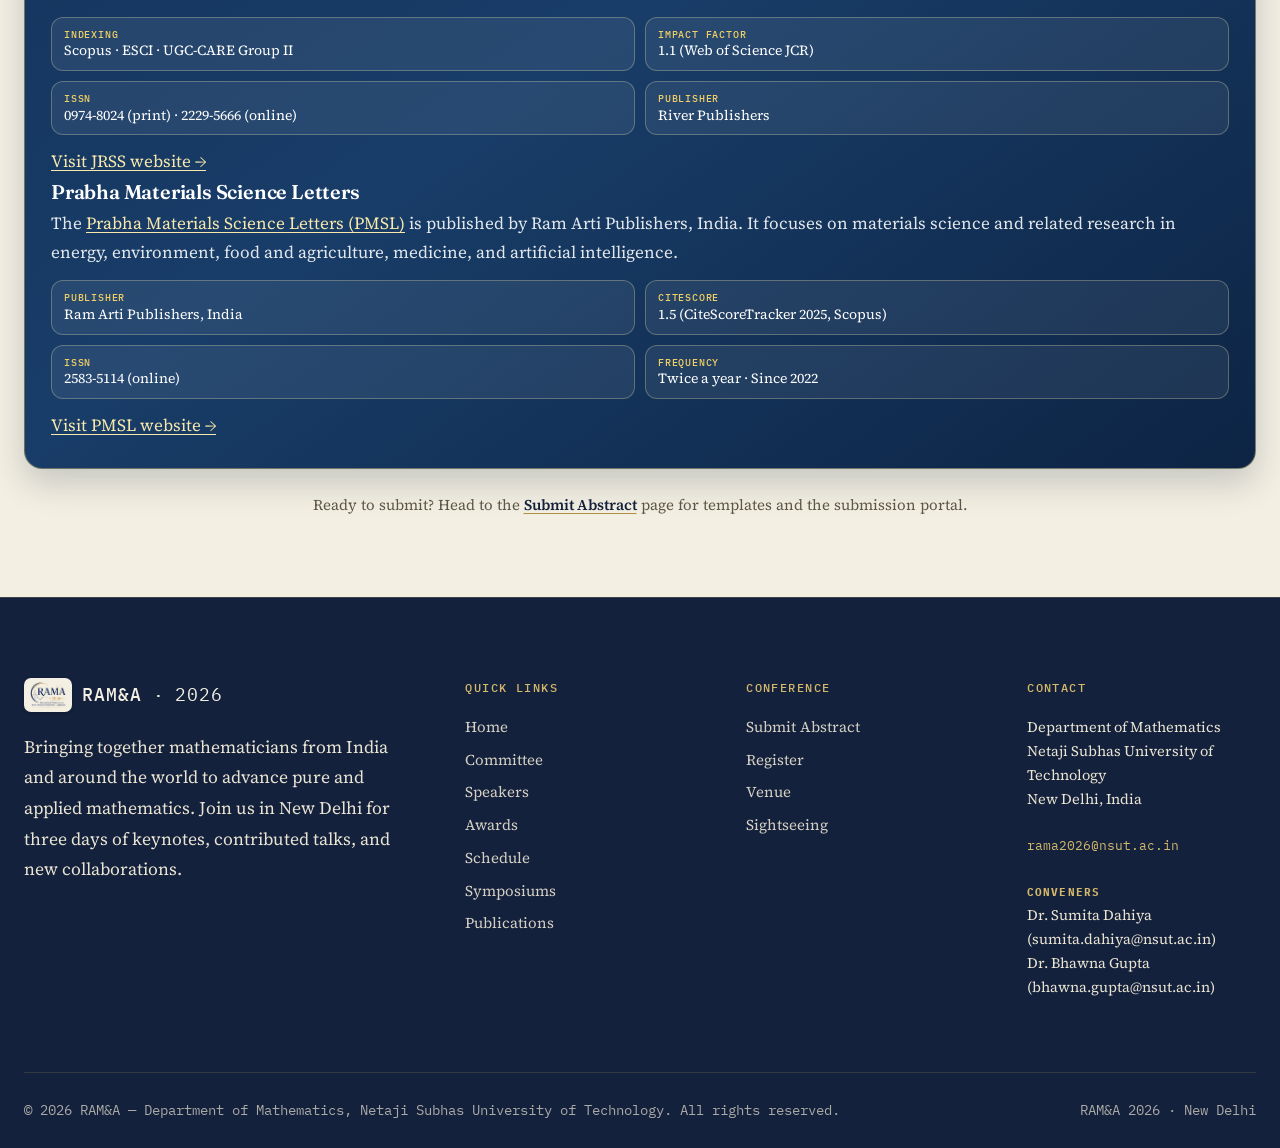
<file: publications.html>
<!DOCTYPE html>

<html lang="en">
<head>
<meta charset="utf-8"/>
<meta content="width=device-width, initial-scale=1.0" name="viewport"/>
<title>Publications — RAM&amp;A 2026 | NSUT, New Delhi</title>
<link href="attractions-embedded-png-1.png" rel="icon" type="image/png"/>
<link href="https://fonts.googleapis.com" rel="preconnect"/>
<link crossorigin="" href="https://fonts.gstatic.com" rel="preconnect"/>
<link href="https://fonts.googleapis.com/css2?family=Fraunces:ital,opsz,wght@0,9..144,300;0,9..144,500;0,9..144,600;1,9..144,300;1,9..144,400&amp;family=Source+Serif+4:opsz,wght@8..60,400;8..60,500;8..60,600&amp;family=IBM+Plex+Mono:wght@400;500&amp;display=swap" rel="stylesheet"/>
<style>
  :root{
    --ink:#14213D;
    --ink-2:#1F2E52;
    --ink-line: rgba(212,185,106,0.22);
    --vellum:#F3EFE2;
    --vellum-2:#EAE4D2;
    --paper-text:#26241C;
    --paper-text-soft:#5B5747;
    --brass:#B08D45;
    --brass-light:#D4B96A;
    --forest:#35513F;
    --rule:#DBD3B9;
    --max: 1280px;
  }

  *{box-sizing:border-box;}
  html{scroll-behavior:smooth;}
  body{
    margin:0;
    background:var(--vellum);
    color:var(--paper-text);
    font-family:'Source Serif 4', serif;
    font-size:20.5px;
    line-height:1.68;
    -webkit-font-smoothing:antialiased;
  }
  h1,h2,h3,h4{
    font-family:'Fraunces', serif;
    font-weight:600;
    margin:0;
    letter-spacing:-0.01em;
  }
  .mono{
    font-family:'IBM Plex Mono', monospace;
  }
  a{color:inherit;}
  img,svg{display:block;max-width:100%;}
  .wrap{max-width:var(--max); margin:0 auto; padding:0 24px;}
  .eyebrow{
    font-family:'IBM Plex Mono', monospace;
    font-size:14px;
    letter-spacing:0.14em;
    text-transform:uppercase;
    color:var(--brass);
  }
  section{padding:96px 0; scroll-margin-top:206px;}

  /* ---------- NAV ---------- */
  /* ---------- TOP BANNER ---------- */
  .top-banner{
    position:fixed; top:0; left:0; right:0; z-index:60;
    background:linear-gradient(135deg, var(--vellum) 0%, var(--vellum-2) 100%);
    border-bottom:2px solid var(--brass);
  }
  .top-banner-inner{
    max-width:var(--max); margin:0 auto; padding:18px 24px;
    display:flex; align-items:center; gap:22px;
  }
  .top-banner-logos{display:flex; align-items:center; gap:18px; flex-shrink:0;}
  .top-banner-logos img{display:block;}
  .tb-logo-rama{height:96px; width:auto;}
  .tb-logo-nsut{height:66px; width:auto;}
  .top-banner-divider{width:1px; height:74px; background:var(--brass); opacity:0.4; flex-shrink:0;}
  .top-banner-text{display:flex; flex-direction:column; justify-content:center; line-height:1.3;}
  .tb-uni-name{
    font-family:'Fraunces', serif; font-weight:600; font-size:24px;
    color:var(--ink);
  }
  .tb-dept{
    font-family:'IBM Plex Mono', monospace; font-size:13px;
    letter-spacing:0.04em; text-transform:uppercase; color:var(--paper-text-soft);
    margin-top:4px;
  }
  header.site-nav{
    position:fixed; top:134px; left:0; right:0; z-index:50;
    background:rgba(20,33,61,0.7);
    backdrop-filter:blur(10px);
    border-bottom:1px solid transparent;
    transition:background .3s ease, border-color .3s ease, box-shadow .3s ease;
  }
  header.site-nav.scrolled{
    background:rgba(20,33,61,0.97);
    border-bottom-color:var(--ink-line);
    box-shadow:0 12px 30px rgba(10,16,30,0.25);
  }
  .nav-inner{
    max-width:var(--max); margin:0 auto; padding:0 32px;
    height:72px; display:flex; align-items:center; justify-content:space-between;
    transition:height .3s ease;
  }
  header.site-nav.scrolled .nav-inner{height:64px;}
  .logo{
    font-family:'IBM Plex Mono', monospace;
    color:var(--vellum);
    font-size:17px;
    letter-spacing:0.06em;
    display:flex;
    align-items:center;
    gap:10px;
  }
  .logo-icon{flex:none; display:block;}
  .logo-badge{
    flex:none;
    display:flex; align-items:center; justify-content:center;
    background:var(--vellum);
    border-radius:7px;
    padding:4px 6px;
    box-shadow:0 1px 3px rgba(0,0,0,0.25);
  }
  .logo-icon-img{display:block; height:22px; width:auto;}
  .footer-brand .logo-icon-img{height:26px;}
  .logo b{color:var(--brass-light); font-weight:500;}
  nav.links{display:flex; gap:36px; align-items:center;}
  nav.links a{
    color:var(--vellum-2);
    text-decoration:none;
    font-family:'IBM Plex Mono', monospace;
    font-size:14.5px;
    letter-spacing:0.04em;
    text-transform:uppercase;
    opacity:0.85;
    transition:opacity .2s, color .2s;
  }
  nav.links a:hover{opacity:1; color:var(--brass-light);}
  .nav-cta{
    border:1px solid var(--brass);
    padding:9px 18px !important;
    border-radius:2px;
  }
  .menu-toggle{display:none; background:none; border:0; cursor:pointer; padding:8px;}
  .menu-toggle span{display:block; width:22px; height:2px; background:var(--vellum); margin:5px 0;}

  /* ---------- HERO ---------- */
  .hero{
    position:relative;
    background:var(--ink);
    color:var(--vellum);
    padding:274px 0 140px;
    overflow:hidden;
    border-bottom:1px solid var(--ink-line);
  }
  .hero-inner{position:relative; z-index:2; max-width:820px;}
  .venue-bg-photo{
    position:absolute; inset:0;
    background-size:cover;
    background-position:center 30%;
    background-repeat:no-repeat;
    filter:blur(4px);
    transform:scale(1.05);
    z-index:0;
  }
  #heroCanvas{
    position:absolute; inset:0; width:100%; height:100%;
    z-index:1; display:block; opacity:0.85;
  }
  .hero-logos{
    display:flex; align-items:center; gap:26px;
    margin-bottom:32px;
  }
  .hero-logo-chip{
    display:flex; align-items:center; justify-content:center;
    background:var(--vellum);
    border-radius:10px;
    padding:8px 12px;
    box-shadow:0 4px 14px rgba(0,0,0,0.28);
  }
  .hero-logo-chip img{display:block; height:64px; width:auto;}
  .hero-logo-plain{display:block; height:82px; width:auto;}
  .hero .eyebrow{margin-bottom:22px; display:block;}
  .hero h1{
    color:var(--vellum);
    max-width:760px;
  }
  .hero h1 .small-line{
    display:block;
    font-family:'IBM Plex Mono', monospace;
    font-size:17px;
    font-weight:400;
    letter-spacing:0.1em;
    text-transform:uppercase;
    color:var(--brass-light);
    margin-bottom:14px;
  }
  .hero h1 .big-line{
    display:block;
    font-size:clamp(2.2rem, 4.6vw, 3.6rem);
    line-height:1.14;
    font-weight:600;
  }
  .hero .acronym{
    margin-top:22px;
    font-family:'IBM Plex Mono', monospace;
    font-size:15.5px;
    letter-spacing:0.06em;
    color:var(--vellum-2);
  }
  .hero .acronym b{color:var(--brass-light); font-size:18px;}

  .hero-meta{
    margin-top:44px;
    display:flex; flex-wrap:nowrap; gap:0;
    border-top:1px solid var(--ink-line);
    padding-top:28px;
  }
  .hero-meta .item{
    padding-right:28px; margin-right:28px;
    border-right:1px solid var(--ink-line);
    white-space:nowrap;
  }
  .hero-meta .item:last-child{border-right:none;}
  .hero-meta .item .label{
    font-family:'IBM Plex Mono', monospace;
    font-size:12.5px; text-transform:uppercase; letter-spacing:.12em;
    color:var(--brass-light); opacity:0.9;
  }
  .hero-meta .item .value{
    margin-top:6px; font-size:18px; color:var(--vellum);
  }

  .hero-ctas{margin-top:44px; display:flex; gap:16px; flex-wrap:wrap; align-items:center;}
  .cta-note{
    font-family:'IBM Plex Mono', monospace;
    font-size:14px;
    color:var(--vellum-2);
    opacity:.75;
    font-style:italic;
  }

  .countdown{
    margin-top:52px;
    display:flex; align-items:baseline; gap:34px; flex-wrap:wrap;
    padding-top:28px; border-top:1px solid var(--ink-line);
  }
  .countdown .unit{text-align:left;}
  .countdown .num{
    display:block;
    font-family:'Fraunces', serif;
    font-weight:600;
    font-size:2.1rem;
    color:var(--brass-light);
    line-height:1;
    font-variant-numeric:tabular-nums;
  }
  .countdown .lbl{
    display:block;
    margin-top:6px;
    font-family:'IBM Plex Mono', monospace;
    font-size:12.5px;
    letter-spacing:.1em;
    text-transform:uppercase;
    color:var(--vellum-2);
    opacity:.7;
  }
  .countdown-until{
    font-family:'IBM Plex Mono', monospace;
    font-size:14.5px;
    color:var(--vellum-2);
    opacity:.8;
    align-self:center;
  }
  .btn{
    font-family:'IBM Plex Mono', monospace;
    font-size:14.5px;
    letter-spacing:0.05em;
    text-transform:uppercase;
    text-decoration:none;
    padding:15px 28px;
    border-radius:2px;
    display:inline-block;
    transition:transform .18s ease, background .18s ease, color .18s ease;
  }
  .btn-primary{
    background:var(--brass);
    color:var(--ink);
  }
  .btn-primary:hover{background:var(--brass-light); transform:translateY(-2px);}
  .btn-ghost{
    border:1px solid var(--vellum-2);
    color:var(--vellum);
  }
  .btn-ghost:hover{border-color:var(--brass-light); color:var(--brass-light); transform:translateY(-2px);}

  .hero-cta-block{margin:36px 0 6px;}
  .hero-cta-row{display:flex; align-items:center; gap:26px; flex-wrap:wrap;}
  .btn-hero-cta{
    font-size:15.5px; padding:19px 36px;
    box-shadow:0 10px 34px rgba(176,141,69,0.38), 0 0 0 1px rgba(212,185,106,0.25);
  }
  .btn-hero-cta:hover{box-shadow:0 12px 38px rgba(176,141,69,0.48), 0 0 0 1px rgba(212,185,106,0.35);}
  .hero-cta-secondary{
    font-family:'IBM Plex Mono', monospace; font-size:13px;
    color:var(--vellum-2); text-decoration:underline;
    text-underline-offset:4px; text-decoration-color:rgba(234,228,210,0.4);
    letter-spacing:.02em; transition:color .18s ease;
  }
  .hero-cta-secondary:hover{color:var(--brass-light); text-decoration-color:var(--brass-light);}
  .hero-cta-note{
    margin-top:14px;
    font-family:'IBM Plex Mono', monospace; font-size:11.5px;
    letter-spacing:.06em; text-transform:uppercase; color:var(--brass-light); opacity:.85;
  }

  /* ---------- SECTION HEADERS ---------- */
  .section-head{
    display:flex; align-items:baseline; gap:18px;
    margin-bottom:52px;
    border-bottom:1px solid var(--rule);
    padding-bottom:22px;
  }
  .section-head .mark{
    font-family:'IBM Plex Mono', monospace;
    color:var(--brass);
    font-size:17px;
  }
  .section-head h2{font-size:clamp(1.7rem, 3vw, 2.3rem);}
  .section-head p{
    margin-top:8px; color:var(--paper-text-soft); font-size:18px; max-width:560px;
  }

  /* ---------- ABOUT ---------- */
  .about-grid{
    display:grid; grid-template-columns:1fr 1fr; gap:64px; align-items:start;
  }
  .about-col p{margin:0 0 18px; color:var(--paper-text); font-size:19px; text-align:justify; text-justify:inter-word;}
  .about-col p:last-child{margin-bottom:0;}
  .about-col .sub-heading{margin-bottom:14px;}
  .brochure-link{
    color:var(--brass);
    font-weight:600;
    text-decoration:underline;
    text-decoration-color:var(--brass);
    text-underline-offset:3px;
    transition:color .2s;
  }
  .brochure-link:hover{color:var(--ink);}

  .topics-block{margin-top:64px;}
  .committee-grid{display:flex; flex-direction:column; gap:0; margin-top:8px;}
  .committee-row{
    display:grid; grid-template-columns:200px 1fr; gap:24px;
    padding:22px 0; border-top:1px solid var(--rule);
  }
  .committee-row:first-child{border-top:none;}
  .committee-role{
    font-family:'IBM Plex Mono', monospace; font-size:12.5px;
    text-transform:uppercase; letter-spacing:.06em; color:var(--brass);
    padding-top:2px;
  }
  .committee-names p{margin:0 0 4px; font-size:17px; color:var(--ink); font-weight:600; font-family:'Fraunces', serif;}
  .committee-names p:last-child{margin-bottom:0;}
  .committee-names .cmt-desig{
    display:block; font-family:'Source Serif 4', serif; font-style:italic;
    font-weight:400; font-size:14.5px; color:var(--paper-text-soft); margin-top:1px;
  }
  @media(max-width:640px){
    .committee-row{grid-template-columns:1fr; gap:6px;}
  }
  .cfp-list{list-style:none; margin-top:14px;}
  .cfp-list li{
    position:relative; padding-left:22px; margin-bottom:10px;
    font-size:16.5px; line-height:1.6; color:var(--paper-text);
  }
  .cfp-list li::before{
    content:"◆"; position:absolute; left:0; top:2px; color:var(--brass); font-size:9px;
  }
  .sub-heading{
    font-family:'Fraunces', serif;
    font-size:1.5rem;
    font-weight:600;
    margin-bottom:10px;
  }
  .topics-intro{
    color:var(--paper-text-soft);
    font-size:17px;
    margin-bottom:8px;
  }
  .topics-list{margin-top:18px;}
  .topic-item{
    display:grid;
    grid-template-columns:300px 1fr;
    gap:32px;
    padding:22px 0;
    border-top:1px solid var(--rule);
  }
  .topic-item:last-child{border-bottom:1px solid var(--rule);}
  .topic-name{
    font-family:'IBM Plex Mono', monospace;
    font-size:14px;
    text-transform:uppercase;
    letter-spacing:.05em;
    color:var(--brass);
    font-weight:500;
    line-height:1.5;
  }
  .topic-desc{
    font-size:17.5px;
    color:var(--paper-text);
  }

  .glance-card{
    background:var(--ink);
    color:var(--vellum);
    padding:34px 32px;
    border-left:3px solid var(--brass);
  }
  .glance-card h3{
    color:var(--vellum); font-size:20px; margin-bottom:22px;
    font-family:'IBM Plex Mono', monospace; text-transform:uppercase; letter-spacing:.08em; font-weight:500;
  }
  .glance-row{
    display:flex; justify-content:space-between; gap:12px;
    padding:14px 0; border-top:1px solid var(--ink-line);
    font-size:16px;
  }
  .glance-row:first-of-type{border-top:none;}
  .glance-row .k{color:var(--vellum-2); opacity:.75;}
  .glance-row .v{color:var(--vellum); text-align:right; font-family:'IBM Plex Mono', monospace; font-size:15px;}

  .glance-strip{
    background:var(--ink); color:var(--vellum);
    padding:30px 32px; border-left:3px solid var(--brass);
    margin-top:56px;
  }
  .glance-strip h3{
    color:var(--vellum); font-size:17px; margin-bottom:20px;
    font-family:'IBM Plex Mono', monospace; text-transform:uppercase; letter-spacing:.08em; font-weight:500;
  }
  .glance-strip-rows{
    display:grid; grid-template-columns:repeat(4, 1fr); gap:28px;
  }
  .glance-strip .glance-row{
    display:block; border-top:none; padding:0;
  }
  .glance-strip .glance-row .k{display:block; font-size:14px; margin-bottom:8px;}
  .glance-strip .glance-row .v{display:block; text-align:left; font-size:17px;}
  @media(max-width:860px){
    .glance-strip-rows{grid-template-columns:1fr 1fr;}
  }
  @media(max-width:520px){
    .glance-strip-rows{grid-template-columns:1fr;}
  }

  /* ---------- SPEAKERS ---------- */
  .speakers{background:var(--vellum-2);}
  .speaker-grid{
    display:grid;
    grid-template-columns:repeat(auto-fill, minmax(195px, 1fr));
    gap:36px 24px;
  }
  .speaker-card{
    display:block;
  }
  .speaker-photo{
    width:100%;
    aspect-ratio:1/1;
    background:linear-gradient(160deg, var(--ink-2), var(--ink) 75%);
    border:1px solid var(--rule);
    display:flex; align-items:center; justify-content:center;
    margin-bottom:18px;
    overflow:hidden;
    transition:transform .4s cubic-bezier(.2,.8,.2,1), box-shadow .4s ease, border-color .4s ease;
  }
  .speaker-photo img{
    width:100%; height:100%;
    object-fit:cover;
    display:block;
    transition:transform .4s ease;
  }
  .speaker-card:hover .speaker-photo img{transform:scale(1.05);}
  .speaker-card:hover .speaker-photo{
    transform:translateY(-8px);
    box-shadow:0 20px 34px rgba(20,33,61,0.18);
    border-color:var(--brass);
  }
  .speaker-photo .initials{
    font-family:'Fraunces', serif;
    font-weight:500;
    font-size:2.6rem;
    color:var(--brass-light);
    transition:transform .4s ease;
  }
  .speaker-card:hover .speaker-photo .initials{transform:scale(1.08);}
  .speaker-card h4{font-size:18.5px; margin-bottom:4px; line-height:1.3;}
  .speaker-card .affil{
    font-family:'IBM Plex Mono', monospace; font-size:13px; color:var(--forest);
    text-transform:uppercase; letter-spacing:.03em; margin-bottom:9px; line-height:1.5;
  }
  .speaker-card .talk{font-size:15px; color:var(--paper-text-soft); font-style:italic; line-height:1.4;}

  /* ---------- AWARDS ---------- */
  .awards{background:var(--vellum-2);}
  .awards-grid{
    display:grid; grid-template-columns:repeat(2, 1fr); gap:1px;
    background:var(--rule); border:1px solid var(--rule);
  }
  .award-card{
    background:var(--vellum-2);
    padding:44px 42px;
  }
  .award-num{
    font-family:'Fraunces', serif;
    font-size:2.6rem;
    font-weight:300;
    color:var(--brass);
    margin-bottom:16px;
    line-height:1;
  }
  .award-card h3{font-size:1.35rem; margin-bottom:14px;}
  .award-card p{color:var(--paper-text-soft); font-size:17px; margin-bottom:24px;}
  .award-card ul{list-style:none; margin:0; padding:0;}
  .award-card li{
    font-family:'IBM Plex Mono', monospace; font-size:14.5px;
    padding:11px 0; border-top:1px solid var(--rule);
    overflow:hidden;
  }
  .award-card li:first-child{border-top:none;}

  /* ---------- SCHEDULE ---------- */
  .day-tabs{display:flex; gap:0; margin-bottom:40px; border-bottom:1px solid var(--rule);}
  .schedule-tba{
    padding:48px 40px;
    background:var(--vellum-2);
    border-left:3px solid var(--brass);
    text-align:center;
  }
  .schedule-tba p{
    font-family:'Fraunces', serif;
    font-style:italic;
    font-size:1.2rem;
    color:var(--paper-text-soft);
    margin:0;
  }
  .earlybird-note{
    background:var(--vellum-2);
    border-left:3px solid var(--brass);
    padding:22px 28px;
    margin-bottom:40px;
  }
  .eb-tag{
    display:inline-block;
    font-family:'IBM Plex Mono', monospace;
    font-size:11.5px; letter-spacing:.08em; text-transform:uppercase;
    color:var(--brass); font-weight:600;
    margin-bottom:8px;
  }
  .earlybird-note p{
    margin:0; font-size:16px; line-height:1.55; color:var(--paper-text);
  }
  .earlybird-note p b{color:var(--ink);}
  .day-tab{
    font-family:'IBM Plex Mono', monospace;
    font-size:14.5px; letter-spacing:.05em; text-transform:uppercase;
    background:none; border:none; cursor:pointer;
    padding:14px 26px 16px;
    color:var(--paper-text-soft);
    border-bottom:2px solid transparent;
    margin-bottom:-1px;
    transition:color .2s, border-color .2s;
  }
  .day-tab.active{color:var(--ink); border-bottom-color:var(--brass);}
  .day-panel{display:none;}
  .day-panel.active{display:block;}
  .sched-row{
    display:grid; grid-template-columns:120px 1fr 200px;
    gap:24px;
    padding:22px 0;
    border-top:1px solid var(--rule);
    align-items:baseline;
  }
  .sched-row:last-child{border-bottom:1px solid var(--rule);}
  .sched-row .time{
    font-family:'IBM Plex Mono', monospace; font-size:15px; color:var(--brass);
  }
  .sched-row .title{font-size:18.5px; color:var(--paper-text);}
  .sched-row .title small{
    display:block; margin-top:4px; font-family:'IBM Plex Mono', monospace;
    font-size:13.5px; color:var(--paper-text-soft); text-transform:none; letter-spacing:0;
  }
  .sched-row .tag{
    font-family:'IBM Plex Mono', monospace; font-size:13px;
    text-transform:uppercase; letter-spacing:.06em; color:var(--forest);
    text-align:right;
  }

  /* ---------- REGISTRATION ---------- */
  .fee-table-wrap{
    border:1px solid var(--rule);
    overflow-x:auto;
  }
  table.fee-table{
    width:100%;
    border-collapse:collapse;
    min-width:560px;
  }
  .fee-table th, .fee-table td{
    padding:18px 26px;
    text-align:left;
    border-top:1px solid var(--rule);
  }
  .fee-table thead th{
    border-top:none;
    background:var(--ink);
    color:var(--vellum);
    font-family:'IBM Plex Mono', monospace;
    font-size:13.5px;
    text-transform:uppercase;
    letter-spacing:.06em;
    font-weight:500;
  }
  .fee-table thead th:first-child, .fee-table thead th:nth-child(2){
    color:var(--vellum-2);
  }
  .fee-table tbody th.cat{
    font-family:'Fraunces', serif;
    font-weight:600;
    font-size:18px;
    color:var(--ink);
    vertical-align:middle;
    border-right:1px solid var(--rule);
    background:var(--vellum-2);
  }
  .fee-table tbody td.sub{
    font-family:'IBM Plex Mono', monospace;
    font-size:14.5px;
    text-transform:uppercase;
    letter-spacing:.04em;
    color:var(--forest);
  }
  .fee-table tbody td.amount{
    font-family:'IBM Plex Mono', monospace;
    font-size:17px;
    color:var(--ink);
  }
  .fee-table tbody tr:first-child th.cat,
  .fee-table tbody tr:first-child td{border-top:none;}
  .fee-note{
    margin-top:22px;
    font-size:15.5px;
    color:var(--paper-text-soft);
  }
  .reg-cta{margin-top:32px; display:flex; align-items:center; gap:16px; flex-wrap:wrap;}
  .reg-cta .cta-note{color:var(--paper-text-soft); opacity:1;}

  /* ---------- ATTRACTIONS ---------- */
  #attractions{position:relative; overflow:hidden;}
  #attractions > .wrap{position:relative; z-index:2;}
  .attractions-grid{
    display:grid; grid-template-columns:repeat(3, 1fr); gap:20px;
  }
  .attraction-card{
    background:rgba(243,239,226,0.82);
    backdrop-filter:blur(6px);
    -webkit-backdrop-filter:blur(6px);
    border:1px solid var(--rule);
    border-radius:12px;
    box-shadow:0 10px 26px rgba(20,33,61,0.14);
    overflow:hidden;
    transition:transform .25s ease, box-shadow .25s ease;
  }
  .attraction-card:hover{
    transform:translateY(-4px);
    box-shadow:0 16px 34px rgba(20,33,61,0.2);
  }
  .attraction-toggle{
    display:block; width:100%;
    background:none; border:none; cursor:pointer;
    padding:22px 22px; margin:0;
    text-align:left; position:relative;
    font-family:inherit; color:inherit;
  }
  .attraction-top{
    display:flex; align-items:baseline; justify-content:space-between; gap:10px;
    margin-bottom:5px; padding-right:20px;
  }
  .attraction-top h4{font-size:17.5px; line-height:1.3;}
  .attraction-dist{
    flex:none;
    font-family:'IBM Plex Mono', monospace; font-size:12.5px;
    color:var(--brass); white-space:nowrap;
  }
  .attraction-cat{
    font-family:'IBM Plex Mono', monospace; font-size:11px;
    text-transform:uppercase; letter-spacing:.05em; color:var(--forest);
    margin-bottom:8px;
  }
  .attraction-toggle p{font-size:15px; color:var(--paper-text-soft); margin:0; padding-right:20px;}
  .attraction-chevron{
    position:absolute; top:24px; right:20px;
    width:8px; height:8px;
    border-right:1.5px solid var(--brass);
    border-bottom:1.5px solid var(--brass);
    transform:rotate(45deg);
    transition:transform .3s ease;
  }
  .attraction-card.open .attraction-chevron{transform:rotate(225deg); top:28px;}

  .attraction-panel{
    display:grid;
    grid-template-rows:0fr;
    transition:grid-template-rows .4s ease;
  }
  .attraction-panel-inner{overflow:hidden;}
  .attraction-card.open .attraction-panel{grid-template-rows:1fr;}

  .attraction-gallery{
    display:grid; grid-template-columns:1fr 1fr; gap:1px;
    background:var(--rule); margin:0 22px 14px;
    border:1px solid var(--rule);
  }
  .attraction-gallery svg{width:100%; height:auto; display:block; background:var(--vellum-2); padding:6px 0;}
  .attraction-gallery--photo{grid-template-columns:1fr;}
  .attraction-gallery--photo img{width:100%; height:180px; object-fit:cover; display:block;}

  .attraction-more{
    padding:0 22px; margin:0 0 14px;
    font-size:15px; line-height:1.6; color:var(--paper-text);
  }
  .attraction-meta-list{padding:0 22px 22px;}
  .attraction-meta-list > div{
    display:flex; justify-content:space-between; gap:12px;
    padding:8px 0; border-top:1px solid var(--rule);
    font-size:14px;
  }
  .attraction-meta-list .k{
    font-family:'IBM Plex Mono', monospace; font-size:12.5px;
    text-transform:uppercase; letter-spacing:.04em; color:var(--paper-text-soft);
  }
  .attraction-meta-list .v{color:var(--ink); text-align:right;}

  /* ---------- VENUE / CONTACT ---------- */
  .venue{background:var(--ink); color:var(--vellum); position:relative; overflow:hidden;}
  .venue-overlay{position:absolute; inset:0; background:var(--ink); opacity:0.82; z-index:1;}
  .venue > .wrap{position:relative; z-index:2;}
  .venue .section-head{border-bottom-color:var(--ink-line);}
  .venue .section-head p{color:var(--vellum-2);}
  .venue-grid{
    display:grid; grid-template-columns:1fr 1fr; gap:56px; align-items:start;
  }
  .venue-details .row{
    padding:18px 0; border-top:1px solid var(--ink-line);
  }
  .venue-details .row:first-child{border-top:none;}
  .venue-details .k{
    font-family:'IBM Plex Mono', monospace; font-size:13px; text-transform:uppercase;
    letter-spacing:.1em; color:var(--brass-light); margin-bottom:6px;
  }
  .venue-details .v{font-size:18px; color:var(--vellum);}
  .venue-details a.v{text-decoration:underline; text-decoration-color:var(--brass);}
  .map-box{}
  .map-box .map-frame{
    border:1px solid var(--ink-line);
    height:340px;
    overflow:hidden;
  }
  .map-box iframe{width:100%; height:100%; border:0; filter:grayscale(0.4) contrast(1.05);}
  .map-link{
    display:inline-block; margin-top:10px;
    font-family:'IBM Plex Mono', monospace; font-size:12.5px;
    color:var(--brass-light); text-decoration:none; letter-spacing:.03em;
  }
  .map-link:hover{text-decoration:underline;}

  /* ---------- FOOTER ---------- */
  footer{
    background:var(--ink);
    border-top:1px solid var(--ink-line);
    padding:80px 0 0;
  }
  .footer-grid{
    padding-bottom:56px;
  }
  .footer-brand .logo{margin-bottom:20px; font-size:18px;}
  .footer-tagline{
    font-size:17.5px; line-height:1.75;
    color:var(--vellum-2); max-width:420px;
  }
  .footer-contact{margin-top:26px;}
  .footer-contact div{
    font-size:15.5px; color:var(--vellum-2); margin-bottom:8px;
  }
  .footer-contact a{text-decoration:none;}
  .footer-contact a:hover{color:var(--brass-light);}


  .footer-bottom{
    border-top:1px solid var(--ink-line);
    padding:26px 0;
    display:flex; justify-content:space-between; align-items:center; flex-wrap:wrap; gap:14px;
    font-family:'IBM Plex Mono', monospace; font-size:14px; color:var(--vellum-2); opacity:.7;
  }
  .footer-bottom nav{display:flex; gap:24px; flex-wrap:wrap;}
  .footer-bottom nav a{text-decoration:none;}
  .footer-bottom nav a:hover{color:var(--brass-light); opacity:1;}

  /* ---------- RESPONSIVE ---------- */
  @media (max-width: 640px){
    .speaker-grid{grid-template-columns:repeat(2, 1fr); gap:22px 14px;}
  }
  @media (max-width: 400px){
    .speaker-grid{gap:18px 10px;}
    .speaker-card h4{font-size:14px;}
    .speaker-card .affil{font-size:11px;}
    .speaker-card .talk{font-size:11.5px;}
  }
  @media (max-width: 980px){
    .attractions-grid{grid-template-columns:repeat(2, 1fr);}
  }
  @media (max-width: 860px){
    .top-banner-inner{padding:14px 20px; gap:14px;}
    .tb-logo-rama{height:62px;}
    .tb-logo-nsut{height:44px;}
    .tb-uni-name{font-size:16px;}
    .tb-dept{font-size:10.5px;}
    .top-banner-divider{height:50px;}
    header.site-nav{top:92px;}
    nav.links{
      position:fixed; top:73px; left:0; right:0; height:calc(100vh - 165px);
      background:var(--ink);
      flex-direction:column; align-items:flex-start;
      padding:32px; gap:26px;
      transform:translateX(100%);
      transition:transform .25s ease;
      overflow-y:auto;
    }
    nav.links.open{transform:translateX(0);}
    .menu-toggle{display:block;}
    .hero{padding:212px 0 90px;}
    section{scroll-margin-top:165px;}
    .hero-logos{margin-bottom:24px; gap:12px;}
    .hero-logo-chip img{height:46px;}
    .hero-logo-plain{height:60px;}
    .countdown{gap:22px; margin-top:38px; padding-top:22px;}
    .countdown .num{font-size:1.6rem;}
    .countdown-until{width:100%; order:5;}
    .hero-meta{flex-wrap:wrap;}
    .hero-meta .item{padding-right:24px; margin-right:24px; white-space:normal;}
    .about-grid, .venue-grid{grid-template-columns:1fr;}
    .awards-grid{grid-template-columns:1fr;}
    .attractions-grid{grid-template-columns:1fr;}
    .attraction-toggle{padding:22px 20px;}
    .attraction-gallery{margin:0 20px 14px;}
    .attraction-more{padding:0 20px; margin-bottom:14px;}
    .attraction-meta-list{padding:0 20px 22px;}
    .attraction-chevron{right:20px;}
    .footer-grid{}
    footer{padding-top:56px;}
    .topic-item{grid-template-columns:1fr; gap:8px;}
    .sched-row{grid-template-columns:1fr; gap:6px;}
    .sched-row .tag{text-align:left;}
    .fee-table th, .fee-table td{padding:14px 16px; font-size:15.5px;}
    section{padding:64px 0;}
    .wrap{padding:0 22px;}
  }

  @media (prefers-reduced-motion: reduce){
    *{transition:none !important;}
    #heroCanvas{display:none;}
  }

  /* ---------- SCROLL REVEAL ---------- */
  .reveal{
    opacity:0;
    transform:translateY(28px);
    transition:opacity .7s cubic-bezier(.2,.7,.2,1), transform .7s cubic-bezier(.2,.7,.2,1);
  }
  .reveal.visible{opacity:1; transform:translateY(0);}
  .speaker-grid .speaker-card.reveal:nth-child(1){transition-delay:.05s;}
  .speaker-grid .speaker-card.reveal:nth-child(2){transition-delay:.15s;}
  .speaker-grid .speaker-card.reveal:nth-child(3){transition-delay:.25s;}
  .speaker-grid .speaker-card.reveal:nth-child(4){transition-delay:.35s;}
  .awards-grid .award-card.reveal:nth-child(1){transition-delay:.05s;}
  .awards-grid .award-card.reveal:nth-child(2){transition-delay:.2s;}
</style>
<style>
  .abstract-page {
    min-height: 100vh;
    padding: 58px 0 80px;
    background:
      radial-gradient(circle at 10% 10%, rgba(212,185,106,.10), transparent 28%),
      radial-gradient(circle at 90% 30%, rgba(53,81,63,.08), transparent 25%),
      var(--vellum);
  }
  .abstract-hero {
    max-width: 900px;
    margin: 0 auto 42px;
    text-align: center;
  }
  .abstract-eyebrow {
    display: inline-block;
    margin-bottom: 14px;
    color: var(--brass);
    font-family: 'IBM Plex Mono', monospace;
    font-size: 13px;
    font-weight: 500;
    letter-spacing: .16em;
    text-transform: uppercase;
  }
  .abstract-hero h1 {
    margin: 0 0 16px;
    color: var(--ink);
    font-size: clamp(42px, 6vw, 72px);
    line-height: 1.05;
  }
  .abstract-hero p {
    max-width: 700px;
    margin: 0 auto;
    color: var(--paper-text-soft);
    font-size: 21px;
  }
  .publication-partner {
    max-width: 1000px;
    margin: 0 auto 28px;
    padding: clamp(24px, 4vw, 34px) clamp(24px, 5vw, 44px);
    background: linear-gradient(135deg, rgba(212,185,106,.14), rgba(255,255,255,.58));
    border: 1px solid rgba(212,185,106,.62);
    border-left: 5px solid var(--brass);
    box-shadow: 0 16px 42px rgba(20,33,61,.07);
    text-align: left;
  }
  .publication-partner-label {
    margin-bottom: 10px;
    color: var(--brass);
    font-family: 'IBM Plex Mono', monospace;
    font-size: 12px;
    font-weight: 600;
    letter-spacing: .16em;
    text-transform: uppercase;
  }
  .publication-partner h2 {
    margin: 0 0 12px;
    color: var(--ink);
    font-size: clamp(28px, 4vw, 38px);
    line-height: 1.12;
  }
  .publication-partner p {
    margin: 0 0 16px;
    color: var(--paper-text-soft);
    font-size: 17px;
    line-height: 1.7;
  }

  .publication-journals {
    display: grid;
    grid-template-columns: repeat(2, minmax(0, 1fr));
    gap: 18px;
    margin-top: 8px;
  }
  .publication-journal-card {
    padding: 18px 20px;
    background: rgba(255,255,255,.62);
    border: 1px solid rgba(20,33,61,.10);
  }
  .publication-journal {
    display: inline-block;
    color: var(--ink);
    font-family: 'Fraunces', serif;
    font-size: clamp(19px, 2.4vw, 24px);
    font-weight: 600;
    line-height: 1.4;
    text-decoration: none;
    border-bottom: 1px solid rgba(212,185,106,.75);
    padding-bottom: 2px;
  }
  .publication-journal:hover {
    color: var(--brass);
  }
  .publication-meta {
    display: block;
    margin-top: 6px;
    color: var(--paper-text-soft);
    font-family: 'IBM Plex Mono', monospace;
    font-size: 13px;
    line-height: 1.6;
  }
  @media (max-width: 760px) {
    .publication-journals {
      grid-template-columns: 1fr;
    }
  }
  @media (max-width: 640px) {
    .publication-partner {
      margin-bottom: 22px;
      padding: 22px 20px;
    }
    .publication-partner p {
      font-size: 15px;
    }
    .publication-meta {
      font-size: 12px;
    }
  }
  .submission-card {
    max-width: 1000px;
    margin: 0 auto;
    padding: clamp(28px, 5vw, 54px);
    background: rgba(255,255,255,.46);
    border: 1px solid var(--rule);
    box-shadow: 0 22px 60px rgba(20,33,61,.08);
  }
  .submission-step {
    display: grid;
    grid-template-columns: 72px 1fr;
    gap: 24px;
    align-items: start;
    padding: 28px 0;
  }
  .submission-step + .submission-step {
    border-top: 1px solid var(--rule);
  }
  .step-number {
    width: 58px;
    height: 58px;
    display: grid;
    place-items: center;
    border: 1px solid var(--brass);
    border-radius: 50%;
    color: var(--brass);
    font-family: 'Fraunces', serif;
    font-size: 25px;
    line-height: 1;
  }
  .submission-step h2 {
    margin: 0 0 8px;
    color: var(--ink);
    font-size: 30px;
  }
  .submission-step p {
    margin: 0 0 18px;
    color: var(--paper-text-soft);
  }
  .download-links {
    display: flex;
    flex-wrap: wrap;
    gap: 12px;
  }
  .submission-link {
    display: inline-flex;
    align-items: center;
    gap: 8px;
    padding: 11px 17px;
    border: 1px solid var(--brass);
    color: var(--ink);
    background: rgba(212,185,106,.10);
    font-family: 'IBM Plex Mono', monospace;
    font-size: 14px;
    text-decoration: none;
    transition: transform .2s ease, background .2s ease;
  }
  .submission-link:hover {
    transform: translateY(-2px);
    background: rgba(212,185,106,.20);
  }
  .deadline-box {
    margin-top: 18px;
    padding: 22px 24px;
    border-left: 4px solid var(--brass);
    background: var(--vellum-2);
  }
  .deadline-label {
    margin-bottom: 4px;
    color: var(--brass);
    font-family: 'IBM Plex Mono', monospace;
    font-size: 12px;
    font-weight: 500;
    letter-spacing: .14em;
    text-transform: uppercase;
  }
  .deadline-date {
    color: var(--ink);
    font-family: 'Fraunces', serif;
    font-size: 25px;
    font-weight: 600;
  }
  .cmt-acknowledgement {
    margin-top: 18px;
    padding: 18px 20px;
    border: 1px solid rgba(20,33,61,.12);
    border-left: 4px solid var(--brass);
    border-radius: 2px;
    color: var(--ink);
    font-size: 13px;
    line-height: 1.7;
    background: var(--vellum-2);
  }
  .cmt-acknowledgement strong {
    color: var(--ink);
  }
  @media (max-width: 640px) {
    .cmt-acknowledgement {
      padding: 13px 14px;
      font-size: 12.5px;
      line-height: 1.6;
    }
  }
  .submit-form-btn {
    display: inline-flex;
    margin-top: 4px;
  }
  .submission-note {
    max-width: 1000px;
    margin: 24px auto 0;
    color: var(--paper-text-soft);
    text-align: center;
    font-size: 16px;
  }
  .site-nav .links a.active {
    color: var(--brass-light);
  }
  @media (max-width: 700px) {
    .abstract-page {
      padding-top: 40px;
    }
    .submission-step {
      grid-template-columns: 52px 1fr;
      gap: 16px;
    }
    .step-number {
      width: 46px;
      height: 46px;
      font-size: 20px;
    }
    .submission-step h2 {
      font-size: 25px;
    }
    .abstract-hero p {
      font-size: 18px;
    }
  }
</style>
<style id="abstract-typography-consistency">
/* Keep this page's typography aligned with the rest of the RAM&A site. */
.abstract-page{font-size:17px; line-height:1.68;}
.abstract-hero h1{font-size:clamp(38px,5vw,54px); line-height:1.08;}
.abstract-hero p{font-size:18px; line-height:1.65;}
.publication-partner h2{font-size:clamp(25px,3.2vw,32px);}
.publication-partner p{font-size:16px; line-height:1.65;}
.publication-journal{font-size:clamp(18px,2vw,22px);}
.submission-step h2{font-size:26px; line-height:1.2;}
.submission-step p{font-size:17px; line-height:1.65;}
.submission-note{font-size:15px; line-height:1.6;}
@media(max-width:700px){
  .abstract-hero h1{font-size:clamp(34px,9vw,46px);}
  .abstract-hero p{font-size:17px;}
  .submission-step h2{font-size:23px;}
  .submission-step p{font-size:16px;}
}
</style>
<style>
/* Final shared navigation fix for the abstract-submission page */
header.site-nav{
  background:var(--ink) !important;
  backdrop-filter:none !important;
  -webkit-backdrop-filter:none !important;
}
header.site-nav.scrolled{
  background:var(--ink) !important;
}
nav.links{gap:18px !important; align-items:center !important; flex-wrap:wrap !important; justify-content:flex-end !important;}
.nav-abstract{
  background:transparent !important;
  color:var(--vellum-2) !important;
  border:1px solid var(--brass) !important;
  padding:9px 18px !important;
  border-radius:2px !important;
  opacity:1 !important;
}
.nav-abstract:hover{background:var(--brass) !important; color:var(--ink) !important;}
.nav-cta{
  border:1px solid var(--brass) !important;
  padding:9px 18px !important;
  border-radius:2px !important;
}
nav.links a.is-active,
nav.links .nav-dropdown.is-active > .nav-dropdown-toggle{
  color:var(--brass-light) !important;
  opacity:1 !important;
}
nav.links a.is-active:not(.nav-abstract):not(.nav-cta){
  text-decoration:underline;
  text-decoration-color:var(--brass);
  text-decoration-thickness:1px;
  text-underline-offset:7px;
}
nav.links .nav-dropdown{position:relative; display:flex; align-items:center;}
.nav-dropdown-toggle{
  appearance:none; background:none; border:0;
  color:var(--vellum-2); text-decoration:none;
  font-family:'IBM Plex Mono',monospace; font-size:13.5px;
  letter-spacing:.04em; text-transform:uppercase; opacity:.85;
  padding:0; cursor:pointer;
  transition:opacity .2s,color .2s;
}
.nav-dropdown-toggle:hover,.nav-dropdown.is-open .nav-dropdown-toggle{opacity:1; color:var(--brass-light);}
.dropdown-arrow{font-size:12px; margin-left:4px; position:relative; top:-1px;}
.nav-dropdown-menu{
  position:absolute; top:calc(100% + 14px); right:0; min-width:150px; padding:8px;
  background:rgba(20,33,61,.98); border:1px solid var(--ink-line);
  box-shadow:0 14px 30px rgba(10,16,30,.28);
  opacity:0; visibility:hidden; transform:translateY(-5px);
  transition:opacity .18s ease,transform .18s ease,visibility .18s; z-index:100;
}
.nav-dropdown.is-open .nav-dropdown-menu{opacity:1; visibility:visible; transform:translateY(0);}
.nav-dropdown-menu a{display:block; padding:10px 12px; white-space:nowrap;}
.nav-dropdown-menu a:hover,.nav-dropdown-menu a.is-active{
  background:rgba(196,150,58,.12); color:var(--brass-light) !important; opacity:1 !important;
}
.nav-dropdown-menu a.is-active{border-left:2px solid var(--brass);}
@media (max-width:860px){
  nav.links .nav-dropdown{width:100%; display:block;}
  .nav-dropdown-toggle{font-size:13.5px; padding:0;}
  .nav-dropdown-menu{
    position:static; min-width:0; margin-top:12px; padding:0 0 0 16px;
    background:transparent; border:0; box-shadow:none; opacity:1; visibility:visible;
    transform:none; display:none;
  }
  .nav-dropdown.is-open .nav-dropdown-menu{display:block;}
  .nav-dropdown-menu a{padding:10px 0;}
}
</style>
<link href="favicon-16x16.png" rel="icon" sizes="16x16" type="image/png"/>
<link href="favicon-32x32.png" rel="icon" sizes="32x32" type="image/png"/>
<link href="apple-touch-icon.png" rel="apple-touch-icon" sizes="180x180"/>
<link href="styles.css" rel="stylesheet"/>
<style>
/* Universal mobile navigation override — matches every other page */
@media (max-width:860px){
  body.nav-open{overflow:hidden;}
  header.site-nav.mobile-menu-open{z-index:130 !important;}
  header.site-nav nav.links{position:fixed !important;left:0 !important;right:0 !important;top:var(--mobile-nav-panel-top,0px) !important;width:100vw !important;height:calc(100vh - var(--mobile-nav-panel-top,0px)) !important;box-sizing:border-box !important;margin:0 !important;padding:52px 24px 60px !important;display:flex !important;flex-direction:column !important;align-items:center !important;justify-content:flex-start !important;flex-wrap:nowrap !important;gap:0 !important;overflow-x:hidden !important;overflow-y:auto !important;background:var(--ink) !important;border:0 !important;box-shadow:none !important;transform:translate3d(100%,0,0) !important;transition:transform .25s ease !important;z-index:120 !important;}
  header.site-nav nav.links.open{transform:translate3d(0,0,0) !important;}
  header.site-nav nav.links > a,header.site-nav nav.links > .nav-dropdown{flex:0 0 auto !important;width:auto !important;min-width:0 !important;box-sizing:border-box !important;border:0 !important;padding:0 !important;margin:0 0 28px !important;background:transparent !important;text-align:center !important;}
  header.site-nav nav.links > a{display:block !important;color:var(--vellum-2) !important;font-family:'IBM Plex Mono',monospace !important;font-size:17px !important;line-height:1.25 !important;letter-spacing:.055em !important;text-transform:uppercase !important;opacity:.92 !important;text-decoration:none !important;}
  header.site-nav nav.links > a.is-active:not(.nav-abstract):not(.nav-cta){color:var(--brass-light) !important;opacity:1 !important;text-decoration:underline !important;text-decoration-color:var(--brass) !important;text-underline-offset:8px !important;}
  header.site-nav nav.links .nav-abstract,header.site-nav nav.links .nav-cta{width:auto !important;min-width:300px !important;max-width:calc(100vw - 72px) !important;padding:14px 34px !important;margin:0 0 28px !important;border:1px solid var(--brass) !important;border-radius:2px !important;text-align:center !important;box-sizing:border-box !important;}
  header.site-nav nav.links .nav-dropdown{display:flex !important;flex-direction:column !important;align-items:center !important;justify-content:flex-start !important;width:auto !important;}
  header.site-nav nav.links .nav-dropdown-toggle{width:auto !important;padding:0 !important;margin:0 !important;color:var(--vellum-2) !important;font-family:'IBM Plex Mono',monospace !important;font-size:17px !important;line-height:1.25 !important;letter-spacing:.055em !important;text-transform:uppercase !important;text-align:center !important;opacity:.92 !important;}
  header.site-nav nav.links .nav-dropdown.is-active > .nav-dropdown-toggle,header.site-nav nav.links .nav-dropdown.is-open > .nav-dropdown-toggle{color:var(--brass-light) !important;opacity:1 !important;}
  header.site-nav nav.links .nav-dropdown-menu{position:static !important;display:none !important;width:auto !important;min-width:0 !important;margin:14px 0 0 !important;padding:0 !important;background:transparent !important;border:0 !important;box-shadow:none !important;opacity:1 !important;visibility:visible !important;transform:none !important;text-align:center !important;}
  header.site-nav nav.links .nav-dropdown.is-open .nav-dropdown-menu{display:flex !important;flex-direction:column !important;align-items:center !important;gap:14px !important;}
  header.site-nav nav.links .nav-dropdown-menu a{padding:0 !important;color:var(--vellum-2) !important;font-size:14px !important;text-align:center !important;}
  header.site-nav nav.links .nav-dropdown-menu a:hover,header.site-nav nav.links .nav-dropdown-menu a.is-active{background:transparent !important;color:var(--brass-light) !important;border:0 !important;}
  header.site-nav nav.links .nav-contact{display:flex !important;align-items:center !important;justify-content:center !important;gap:8px !important;margin-bottom:0 !important;}
  header.site-nav nav.links .nav-contact-icon{font-size:15px !important;}
  header.site-nav .menu-toggle{position:relative !important;z-index:140 !important;width:44px !important;height:44px !important;padding:8px !important;margin:0 !important;display:flex !important;flex-direction:column !important;align-items:center !important;justify-content:center !important;background:transparent !important;border:0 !important;box-shadow:none !important;}
  header.site-nav .menu-toggle span{width:24px !important;height:2px !important;margin:3px 0 !important;background:var(--brass-light) !important;}
  @media (max-width:420px){header.site-nav nav.links{padding-left:18px !important;padding-right:18px !important;}header.site-nav nav.links > a,header.site-nav nav.links .nav-dropdown-toggle{font-size:16px !important;}header.site-nav nav.links .nav-abstract,header.site-nav nav.links .nav-cta{min-width:280px !important;max-width:calc(100vw - 52px) !important;}}
}
</style>
<style id="abstract-footer-visibility-fix">
/* Ensure the Submit Abstract page uses the same visible footer treatment as every other page. */
footer {
  position: relative;
  z-index: 1;
  background: #14213D !important;
  color: #EAE4D2 !important;
  border-top: 1px solid rgba(212,185,106,0.22) !important;
  padding: 80px 0 0 !important;
}
footer .footer-brand .logo,
footer .footer-brand .logo b,
footer .footer-brand .logo span { color: #F3EFE2 !important; }
footer .footer-tagline {
  color: #EAE4D2 !important;
  max-width: 420px;
}
footer .footer-col h4 {
  color: #D4B96A !important;
  font-family: 'IBM Plex Mono', monospace !important;
  font-size: 12px !important;
  font-weight: 500 !important;
  letter-spacing: .12em !important;
  text-transform: uppercase !important;
  margin: 0 0 18px !important;
}
footer .footer-links {
  display: flex !important;
  flex-direction: column !important;
  gap: 11px !important;
}
footer .footer-links a {
  color: #EAE4D2 !important;
  text-decoration: none !important;
  font-size: 15px !important;
  opacity: .9 !important;
}
footer .footer-links a:hover {
  color: #D4B96A !important;
  opacity: 1 !important;
}
footer .footer-contact-col p {
  color: #EAE4D2 !important;
  font-size: 14.5px !important;
  line-height: 1.65 !important;
}
footer .footer-email {
  display: inline-block !important;
  color: #D4B96A !important;
  text-decoration: none !important;
  font-family: 'IBM Plex Mono', monospace !important;
  font-size: 13px !important;
}
footer .footer-conveners strong { color: #D4B96A !important; }
footer .footer-bottom {
  color: #EAE4D2 !important;
  border-top: 1px solid rgba(212,185,106,0.22) !important;
}
footer .footer-bottom span { color: #EAE4D2 !important; }
@media (max-width: 860px) {
  footer { padding-top: 56px !important; }
  footer .footer-grid { grid-template-columns: 1fr !important; gap: 30px !important; }
}
</style>
<meta content="Publication opportunities for RAM&amp;A 2026: selected papers in the Poincare Journal of Analysis and Applications (Scopus indexed) and other partner journals." name="description"/><meta content="index, follow" name="robots"/><meta content="#14213D" name="theme-color"/><link href="https://rama2026.org/publications.html" rel="canonical"/><meta content="Publications — RAM&amp;A 2026 | NSUT, New Delhi" property="og:title"/><meta content="Publication opportunities for RAM&amp;A 2026: selected papers in the Poincare Journal of Analysis and Applications (Scopus indexed) and other partner journals." property="og:description"/><meta content="https://rama2026.org/social-preview.jpg" property="og:image"/><meta content="1200" property="og:image:width"/><meta content="630" property="og:image:height"/><meta content="RAM&amp;A 2026 — International Conference on Recent Advances in Mathematics &amp; Applications" property="og:image:alt"/><meta content="https://rama2026.org/publications.html" property="og:url"/><meta content="website" property="og:type"/><meta content="RAM&amp;A 2026" property="og:site_name"/><meta content="summary_large_image" name="twitter:card"/><meta content="Publications — RAM&amp;A 2026 | NSUT, New Delhi" name="twitter:title"/><meta content="Publication opportunities for RAM&amp;A 2026: selected papers in the Poincare Journal of Analysis and Applications (Scopus indexed) and other partner journals." name="twitter:description"/><meta content="https://rama2026.org/social-preview.jpg" name="twitter:image"/><meta content="RAM&amp;A 2026 — International Conference on Recent Advances in Mathematics &amp; Applications" name="twitter:image:alt"/><script type="application/ld+json">{
  "@context": "https://schema.org",
  "@type": "BreadcrumbList",
  "itemListElement": [
    {
      "@type": "ListItem",
      "position": 1,
      "name": "Home",
      "item": "https://rama2026.org/"
    },
    {
      "@type": "ListItem",
      "position": 2,
      "name": "Publications",
      "item": "https://rama2026.org/publications.html"
    }
  ]
}</script></head>
<body class="inner-page">
<div class="top-banner">
<div class="top-banner-inner">
<div class="top-banner-logos">
<img alt="RAM&amp;A 2026 logo" class="tb-logo-rama" src="rama-logo.png" decoding="async">
<img alt="DRDO logo" class="tb-logo-drdo" src="drdo-logo.png" decoding="async">
<img alt="ANRF logo" class="tb-logo-anrf" src="anrf-logo.png" decoding="async">
<img alt="NSUT logo" class="tb-logo-nsut" src="attractions-embedded-png-3.png" decoding="async">
</div>
<div class="top-banner-divider"></div>
<div class="top-banner-text">
<div class="tb-uni-name">Netaji Subhas University of Technology</div>
<div class="tb-dept">Department of Mathematics</div>
</div>
</div>
</div>
<header class="site-nav">
<div class="nav-inner">
<a class="logo-home-link" href="index.html" aria-label="RAM&amp;A 2026 Home"><div class="logo">
<span class="logo-badge"><img alt="RAM&amp;A 2026 logo" class="logo-icon-img" src="rama-logo.png" decoding="async"></span>
<b>RAM&amp;A</b><span class="logo-separator" aria-hidden="true">·</span><span class="logo-year">2026</span>
    </div></a>
<nav class="links" id="navLinks">
<a data-page="home" href="index.html">Home</a>
<a data-page="committee" href="committee.html">Committee</a>
<a data-page="speakers" href="speakers.html">Speakers</a>
<a data-page="awards" href="awards.html">Awards</a>
<a data-page="schedule" href="schedule.html">Schedule</a>
<a data-page="symposiums" href="symposiums.html">Symposiums</a>
<a data-page="publications" href="publications.html">Publications</a>
<a class="nav-abstract" data-page="abstract" href="abstract-submission.html">Submit Abstract</a>
<a class="nav-cta" data-page="register" href="register.html">Register</a>
<div class="nav-dropdown" data-page-group="visit">
<button aria-expanded="false" aria-haspopup="true" class="nav-dropdown-toggle" type="button">Visit Info <span aria-hidden="true" class="dropdown-arrow">▾</span></button>
<div class="nav-dropdown-menu">
<a data-page="venue" href="venue.html">Venue</a>
<a data-page="sightseeing" href="attractions.html">Sightseeing</a>
</div>
</div>
<a class="nav-contact" data-page="contact" href="contact.html"><span aria-hidden="true" class="nav-contact-icon">✉</span> Contact</a>
</nav>
<button aria-expanded="false" aria-label="Toggle navigation menu" class="menu-toggle" id="menuToggle">
<span></span><span></span><span></span>
</button>
</div>
</header>
<main class="abstract-page">
<div class="wrap">
<div class="abstract-hero">
<span class="abstract-eyebrow">RAM&amp;A 2026</span>
<h1>Publications</h1>
</div>

<div class="journal-partner-card">
<span class="journal-partner-kicker">PUBLICATION PARTNER</span>
<h2>Poincare Journal of Analysis and Applications</h2>
<p>The <a class="journal-link" href="https://www.pjaa.poincarepublishers.com" rel="noopener" target="_blank">Poincare Journal of Analysis and Applications (PJAA)</a> is the publication partner of RAM&amp;A 2026. <strong>Selected top papers will be published in this journal</strong>, subject to its peer review and editorial process.</p>
<ul class="journal-metrics" aria-label="Journal metrics">
<li><strong>Scopus</strong><span>Indexed (2018–2026)</span></li>
<li><strong>H-index</strong><span>7 (SCImago)</span></li>
<li><strong>ISSN</strong><span>2349-6789 (print) · 2349-6797 (online)</span></li>
<li><strong>Frequency</strong><span>Twice a year · Vol. 13 (2026)</span></li>
</ul>
<a class="journal-link" href="https://www.pjaa.poincarepublishers.com/abstracting-and-indexing/" rel="noopener" target="_blank">View abstracting &amp; indexing details →</a>
</div>
<div class="journal-partner-card">
<span class="journal-partner-kicker">OTHER PUBLICATION OPTIONS</span>
<h2>Other Partner Journals</h2>
<p class="journal-intro">Selected papers may also be submitted post-conference to the following journals, subject to each journal's own guidelines, aim &amp; scope, and review process.</p>
<div class="journal-sub">
<h3>International Journal of Mathematical, Engineering and Management Sciences</h3>
<p>The <a class="journal-link" href="https://www.ijmems.in" rel="noopener" target="_blank">International Journal of Mathematical, Engineering and Management Sciences (IJMEMS)</a> is published by Ram Arti Publishers, India. It carries articles, review papers and case studies that connect mathematical, engineering, management and computational sciences.</p>
<ul class="journal-metrics" aria-label="Journal details">
<li><strong>Publisher</strong><span>Ram Arti Publishers, India</span></li>
<li><strong>CiteScore</strong><span>3.8 (CiteScoreTracker 2025, Scopus)</span></li>
<li><strong>ISSN</strong><span>2455-7749 (online)</span></li>
<li><strong>Frequency</strong><span>6 issues a year (bi-monthly) · Since 2016</span></li>
</ul>
<a class="journal-link" href="https://www.ijmems.in" rel="noopener" target="_blank">Visit IJMEMS website →</a>
</div>
<div class="journal-sub">
<h3>Journal of Graphic Era University</h3>
<p>The <a class="journal-link" href="https://www.journal.riverpublishers.com/index.php/JGEU/" rel="noopener" target="_blank">Journal of Graphic Era University (JGEU)</a> is a multi-disciplinary, single-blind peer-reviewed journal published by River Publishers. It covers multi-disciplinary engineering sciences, applied mathematics, and operations research / decision sciences.</p>
<ul class="journal-metrics" aria-label="Journal details">
<li><strong>Publisher</strong><span>River Publishers</span></li>
<li><strong>Peer review</strong><span>Single-blind</span></li>
<li><strong>ISSN</strong><span>0975-1416 (print) · 2456-4281 (online)</span></li>
<li><strong>Indexed in</strong><span>Google Scholar, CrossRef, Semantic Scholar and others</span></li>
</ul>
<a class="journal-link" href="https://www.journal.riverpublishers.com/index.php/JGEU/" rel="noopener" target="_blank">Visit JGEU website →</a>
</div>
<div class="journal-sub">
<h3>Journal of Reliability and Statistical Studies</h3>
<p>The <a class="journal-link" href="https://journals.riverpublishers.com/index.php/JRSS/" rel="noopener" target="_blank">Journal of Reliability and Statistical Studies (JRSS)</a> is published by River Publishers. It covers theoretical and practical aspects of reliability and statistics, spanning reliability engineering, mathematical statistics, operations research, fuzzy theory and demography.</p>
<ul class="journal-metrics" aria-label="Journal details">
<li><strong>Indexing</strong><span>Scopus · ESCI · UGC-CARE Group II</span></li>
<li><strong>Impact Factor</strong><span>1.1 (Web of Science JCR)</span></li>
<li><strong>ISSN</strong><span>0974-8024 (print) · 2229-5666 (online)</span></li>
<li><strong>Publisher</strong><span>River Publishers</span></li>
</ul>
<a class="journal-link" href="https://journals.riverpublishers.com/index.php/JRSS/" rel="noopener" target="_blank">Visit JRSS website →</a>
</div>
<div class="journal-sub">
<h3>Prabha Materials Science Letters</h3>
<p>The <a class="journal-link" href="https://journals.ramartipublishers.com/PMSL/" rel="noopener" target="_blank">Prabha Materials Science Letters (PMSL)</a> is published by Ram Arti Publishers, India. It focuses on materials science and related research in energy, environment, food and agriculture, medicine, and artificial intelligence.</p>
<ul class="journal-metrics" aria-label="Journal details">
<li><strong>Publisher</strong><span>Ram Arti Publishers, India</span></li>
<li><strong>CiteScore</strong><span>1.5 (CiteScoreTracker 2025, Scopus)</span></li>
<li><strong>ISSN</strong><span>2583-5114 (online)</span></li>
<li><strong>Frequency</strong><span>Twice a year · Since 2022</span></li>
</ul>
<a class="journal-link" href="https://journals.ramartipublishers.com/PMSL/" rel="noopener" target="_blank">Visit PMSL website →</a>
</div>
</div>

<p class="submission-note">Ready to submit? Head to the <a class="journal-link" href="abstract-submission.html">Submit Abstract</a> page for templates and the submission portal.</p>
</div>
</main>
<button aria-label="Back to top" class="back-to-top" id="backToTop" type="button">↑<span>Top</span></button>
<footer>
<div class="wrap">
<div class="footer-grid">
<div class="footer-brand">
<div class="logo">
<span class="logo-badge"><span class="logo-icon"><img alt="RAM&amp;A logo" class="logo-icon-img" src="rama-logo.png" decoding="async"></span></span>
<b>RAM&amp;A</b><span class="logo-separator" aria-hidden="true">·</span><span class="logo-year">2026</span>
        </div>
<p class="footer-tagline">Bringing together mathematicians from India and around the world to advance pure and applied mathematics. Join us in New Delhi for three days of keynotes, contributed talks, and new collaborations.</p>
</div>
<div class="footer-col">
<h4>Quick Links</h4>
<nav class="footer-links">
<a href="index.html">Home</a>
<a href="committee.html">Committee</a>
<a href="speakers.html">Speakers</a>
<a href="awards.html">Awards</a>
<a href="schedule.html">Schedule</a>
<a href="symposiums.html">Symposiums</a>
<a href="publications.html">Publications</a>
</nav>
</div>
<div class="footer-col">
<h4>Conference</h4>
<nav class="footer-links">
<a href="abstract-submission.html">Submit Abstract</a>
<a href="register.html">Register</a>
<a href="venue.html">Venue</a>
<a href="attractions.html">Sightseeing</a>
</nav>
</div>
<div class="footer-col footer-contact-col">
<h4>Contact</h4>
<p>Department of Mathematics<br/>Netaji Subhas University of Technology<br/>New Delhi, India</p>
<a class="footer-email" href="mailto:rama2026@nsut.ac.in">rama2026@nsut.ac.in</a>
<p class="footer-conveners"><strong>Conveners</strong><br/>Dr. Sumita Dahiya (<a href="mailto:sumita.dahiya@nsut.ac.in">sumita.dahiya@nsut.ac.in</a>)<br/>Dr. Bhawna Gupta (<a href="mailto:bhawna.gupta@nsut.ac.in">bhawna.gupta@nsut.ac.in</a>)</p>
</div>
</div>
<div class="footer-bottom">
<span>© 2026 RAM&amp;A — Department of Mathematics, Netaji Subhas University of Technology. All rights reserved.</span>
<span>RAM&amp;A 2026 · New Delhi</span>
</div>
</div>
</footer>
<script defer="" src="site.js"></script>
<script defer src="performance.js"></script>
</body>
</html>
</file>
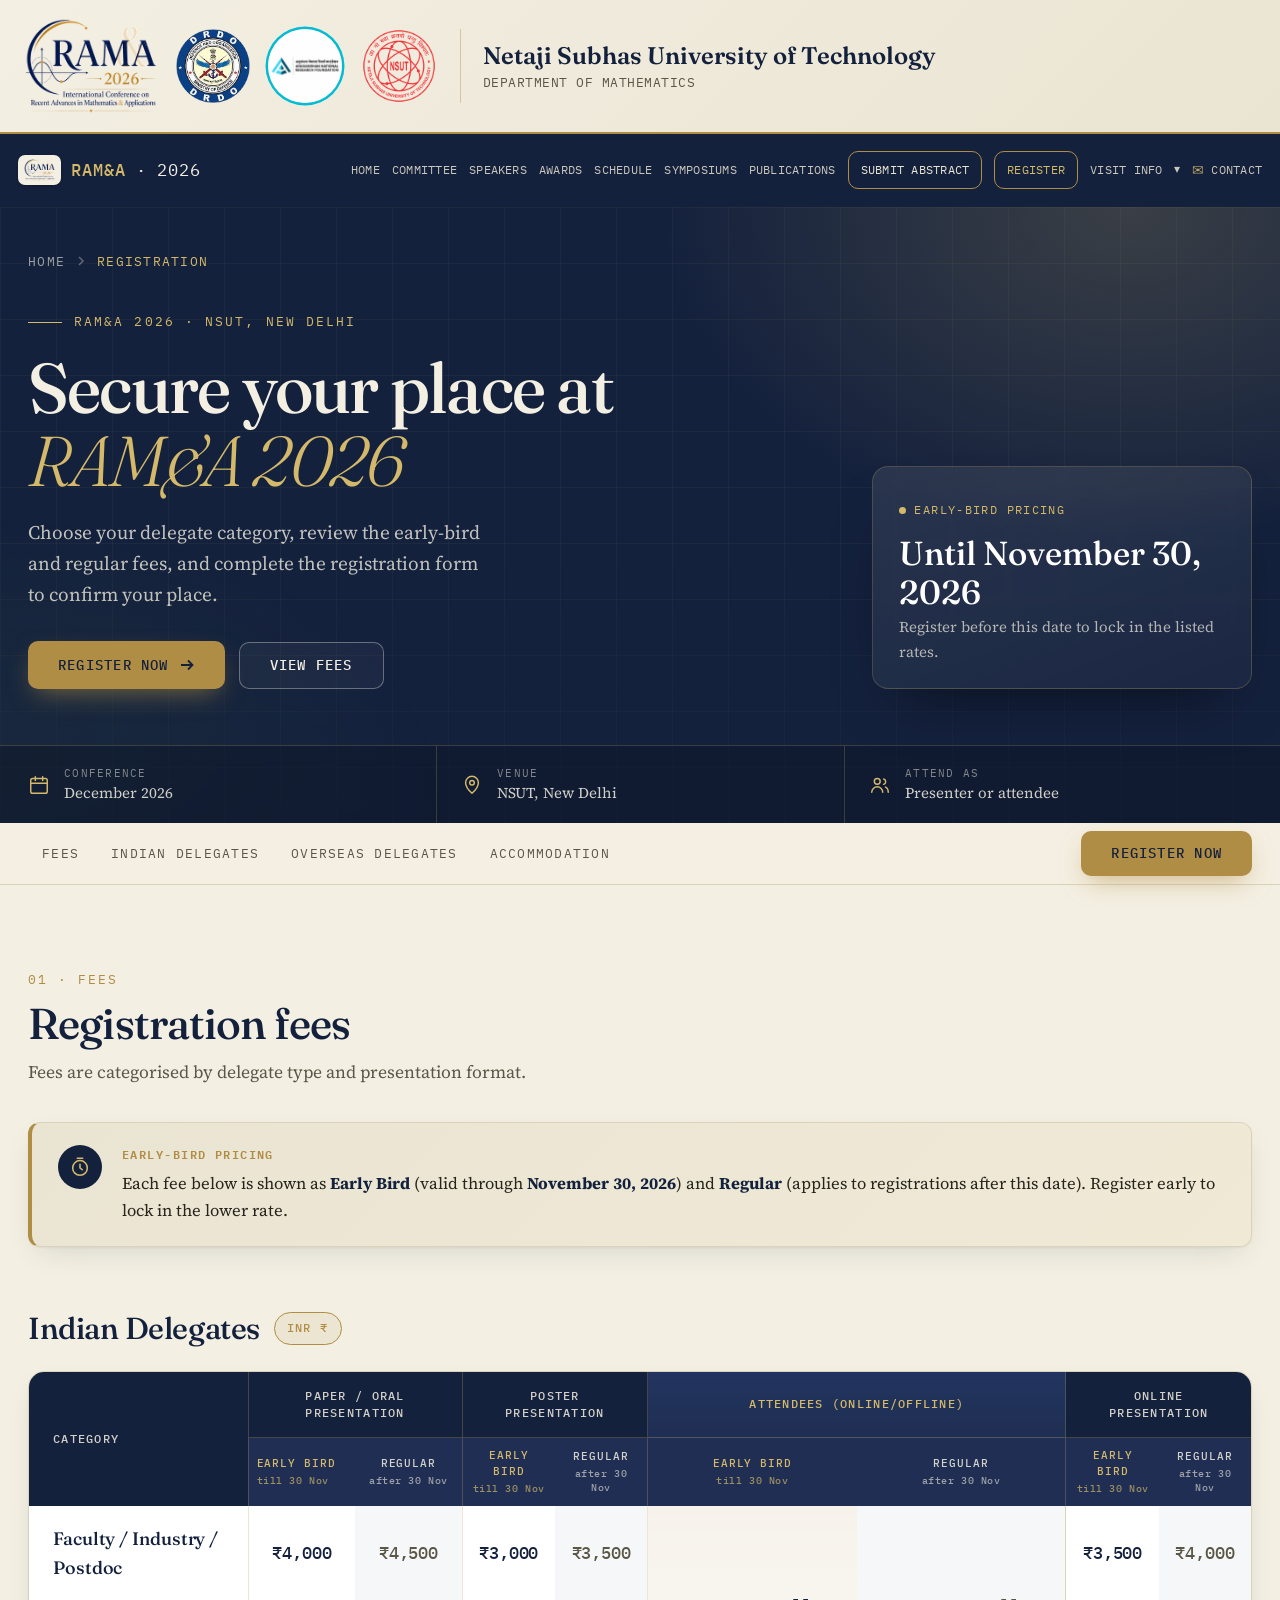
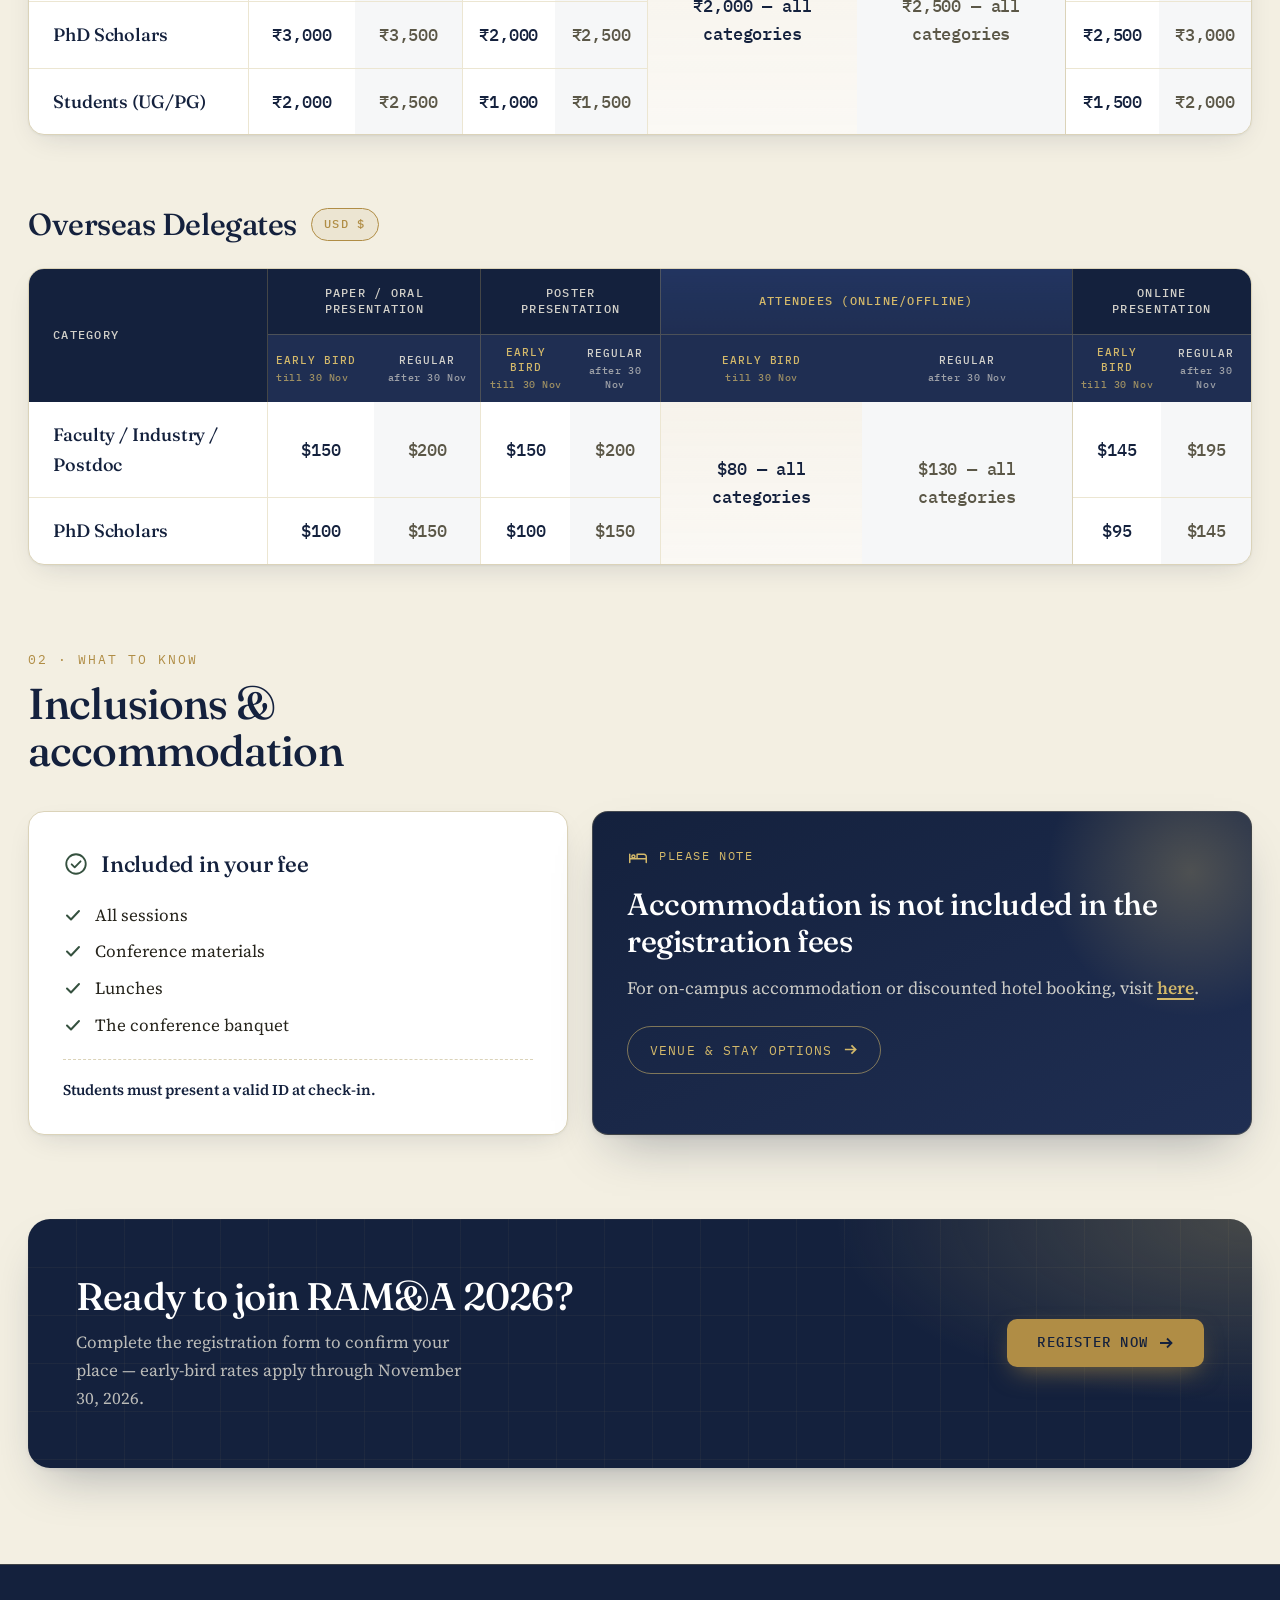
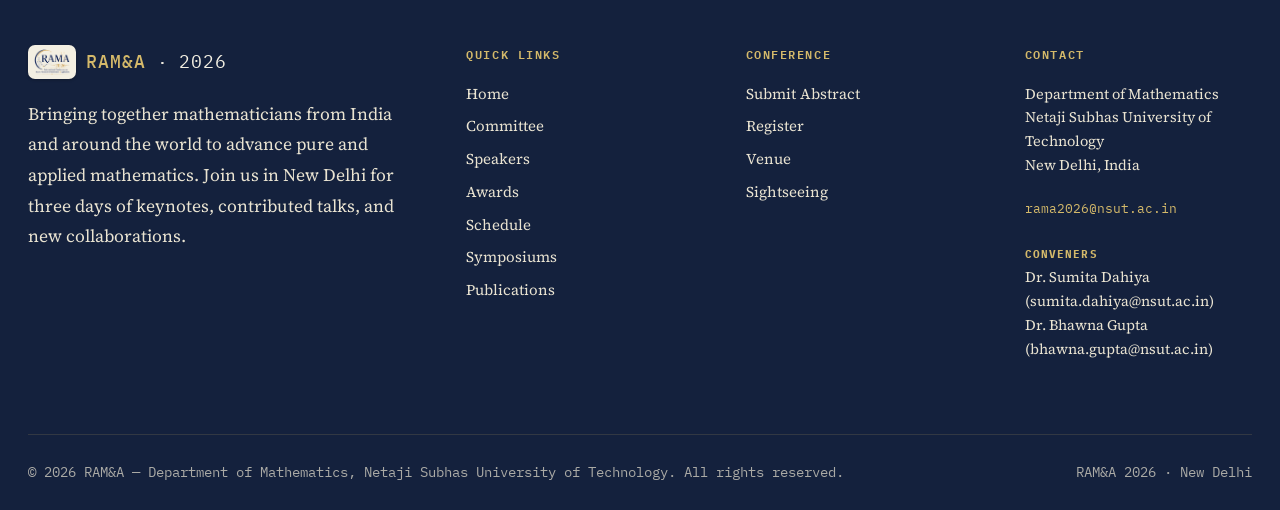
<file: register.html>
<!DOCTYPE html>

<html lang="en">
<head>
<meta charset="utf-8"/>
<meta content="width=device-width, initial-scale=1.0" name="viewport"/>
<title>Registration — RAM&amp;A 2026 | NSUT, New Delhi</title>
<link href="attractions-embedded-png-1.png" rel="icon" type="image/png"/>
<link href="https://fonts.googleapis.com" rel="preconnect"/>
<link crossorigin="" href="https://fonts.gstatic.com" rel="preconnect"/>
<link href="https://fonts.googleapis.com/css2?family=Fraunces:ital,opsz,wght@0,9..144,300;0,9..144,500;0,9..144,600;1,9..144,300;1,9..144,400&amp;family=Source+Serif+4:opsz,wght@8..60,400;8..60,500;8..60,600&amp;family=IBM+Plex+Mono:wght@400;500&amp;display=swap" rel="stylesheet"/>
<link href="styles.css" rel="stylesheet"/>
<link href="register.css" rel="stylesheet"/>
<link href="favicon-16x16.png" rel="icon" sizes="16x16" type="image/png"/>
<link href="favicon-32x32.png" rel="icon" sizes="32x32" type="image/png"/>
<link href="apple-touch-icon.png" rel="apple-touch-icon" sizes="180x180"/>
<meta content="View RAM&amp;A 2026 registration categories, fees, early-bird deadline and participation information for the December 2026 conference at NSUT." name="description"/><meta content="index, follow" name="robots"/><meta content="#14213D" name="theme-color"/><link href="https://rama2026.org/register.html" rel="canonical"/><meta content="Registration — RAM&amp;A 2026 | NSUT, New Delhi" property="og:title"/><meta content="View RAM&amp;A 2026 registration categories, fees, early-bird deadline and participation information for the December 2026 conference at NSUT." property="og:description"/><meta content="https://rama2026.org/social-preview.jpg" property="og:image"/><meta content="1200" property="og:image:width"/><meta content="630" property="og:image:height"/><meta content="RAM&amp;A 2026 — International Conference on Recent Advances in Mathematics &amp; Applications" property="og:image:alt"/><meta content="https://rama2026.org/register.html" property="og:url"/><meta content="website" property="og:type"/><meta content="RAM&amp;A 2026" property="og:site_name"/><meta content="summary_large_image" name="twitter:card"/><meta content="Registration — RAM&amp;A 2026 | NSUT, New Delhi" name="twitter:title"/><meta content="View RAM&amp;A 2026 registration categories, fees, early-bird deadline and participation information for the December 2026 conference at NSUT." name="twitter:description"/><meta content="https://rama2026.org/social-preview.jpg" name="twitter:image"/><meta content="RAM&amp;A 2026 — International Conference on Recent Advances in Mathematics &amp; Applications" name="twitter:image:alt"/><script type="application/ld+json">{
  "@context": "https://schema.org",
  "@type": "BreadcrumbList",
  "itemListElement": [
    {
      "@type": "ListItem",
      "position": 1,
      "name": "Home",
      "item": "https://rama2026.org/"
    },
    {
      "@type": "ListItem",
      "position": 2,
      "name": "Register",
      "item": "https://rama2026.org/register.html"
    }
  ]
}</script></head>
<body class="inner-page page-register">
<div class="top-banner">
<div class="top-banner-inner">
<div class="top-banner-logos">
<img alt="RAM&amp;A 2026 logo" class="tb-logo-rama" src="rama-logo.png" decoding="async">
<img alt="DRDO logo" class="tb-logo-drdo" src="drdo-logo.png" decoding="async">
<img alt="ANRF logo" class="tb-logo-anrf" src="anrf-logo.png" decoding="async">
<img alt="NSUT logo" class="tb-logo-nsut" src="attractions-embedded-png-3.png" decoding="async">
</div>
<div class="top-banner-divider"></div>
<div class="top-banner-text">
<div class="tb-uni-name">Netaji Subhas University of Technology</div>
<div class="tb-dept">Department of Mathematics</div>
</div>
</div>
</div><header class="site-nav">
<div class="nav-inner">
<a class="logo-home-link" href="index.html" aria-label="RAM&amp;A 2026 Home"><div class="logo">
<span class="logo-badge"><img alt="RAM&amp;A 2026 logo" class="logo-icon-img" src="rama-logo.png" decoding="async"></span>
<b>RAM&amp;A</b><span class="logo-separator" aria-hidden="true">·</span><span class="logo-year">2026</span>
    </div></a>
<nav class="links" id="navLinks">
<a data-page="home" href="index.html">Home</a>
<a data-page="committee" href="committee.html">Committee</a>
<a data-page="speakers" href="speakers.html">Speakers</a>
<a data-page="awards" href="awards.html">Awards</a>
<a data-page="schedule" href="schedule.html">Schedule</a>
<a data-page="symposiums" href="symposiums.html">Symposiums</a>
<a data-page="publications" href="publications.html">Publications</a>
<a class="nav-abstract" data-page="abstract" href="abstract-submission.html">Submit Abstract</a>
<a class="nav-cta" data-page="register" href="register.html">Register</a>
<div class="nav-dropdown" data-page-group="visit">
<button aria-expanded="false" aria-haspopup="true" class="nav-dropdown-toggle" type="button">Visit Info <span aria-hidden="true" class="dropdown-arrow">▾</span></button>
<div class="nav-dropdown-menu">
<a data-page="venue" href="venue.html">Venue</a>
<a data-page="sightseeing" href="attractions.html">Sightseeing</a>
</div>
</div>
<a class="nav-contact" data-page="contact" href="contact.html"><span aria-hidden="true" class="nav-contact-icon">✉</span> Contact</a>
</nav>
<button aria-expanded="false" aria-label="Toggle navigation menu" class="menu-toggle" id="menuToggle">
<span></span><span></span><span></span>
</button>
</div>
</header><main>
<!-- ===== Hero ===== -->
<section class="rg-hero" aria-labelledby="rg-title">
<div class="wrap">
<nav aria-label="Breadcrumb" class="rg-crumbs">
<a href="index.html">Home</a>
<svg aria-hidden="true" viewBox="0 0 12 12" fill="none" stroke="currentColor" stroke-width="1.5"><path d="M4 2l4 4-4 4"/></svg>
<span aria-current="page">Registration</span>
</nav>
<div class="rg-hero-grid">
<div>
<span class="rg-eyebrow">RAM&amp;A 2026 · NSUT, New Delhi</span>
<h1 id="rg-title">Secure your place at <em>RAM&amp;A&nbsp;2026</em></h1>
<p class="rg-lede">Choose your delegate category, review the early-bird and regular fees, and complete the registration form to confirm your place.</p>
<div class="rg-actions">
<a class="btn btn-primary" href="https://forms.gle/7w5G53Ys427PZCkbA">Register now
<svg aria-hidden="true" viewBox="0 0 16 16" fill="none" stroke="currentColor" stroke-width="1.8"><path d="M2 8h11M9 3.5L13.5 8 9 12.5"/></svg></a>
<a class="btn btn-ghost" href="#fees">View fees</a>
</div>
</div>
<aside class="rg-deadline" aria-label="Early-bird deadline">
<span class="rg-deadline-tag"><i aria-hidden="true"></i>Early-Bird Pricing</span>
<p class="rg-deadline-date">Until November 30, 2026</p>
<p class="rg-deadline-sub">Register before this date to lock in the listed rates.</p>
<div class="rg-daysleft" id="rgDaysLeft" aria-live="polite"><b>0</b><span></span></div>
</aside>
</div>
</div>
<div class="rg-facts">
<div class="wrap">
<ul>
<li><svg aria-hidden="true" viewBox="0 0 24 24" fill="none" stroke="currentColor" stroke-width="1.6" stroke-linecap="round" stroke-linejoin="round"><rect x="3" y="5" width="18" height="16" rx="2"/><path d="M3 10h18M8 3v4M16 3v4"/></svg><span><small>Conference</small>December 2026</span></li>
<li><svg aria-hidden="true" viewBox="0 0 24 24" fill="none" stroke="currentColor" stroke-width="1.6" stroke-linecap="round" stroke-linejoin="round"><path d="M12 21s7-6.2 7-11.5A7 7 0 005 9.5C5 14.8 12 21 12 21z"/><circle cx="12" cy="9.5" r="2.5"/></svg><span><small>Venue</small>NSUT, New Delhi</span></li>
<li><svg aria-hidden="true" viewBox="0 0 24 24" fill="none" stroke="currentColor" stroke-width="1.6" stroke-linecap="round" stroke-linejoin="round"><circle cx="9" cy="8" r="3.2"/><path d="M3 20c0-3.3 2.7-6 6-6s6 2.7 6 6M16 5.5a3 3 0 010 5.8M18 14.3c1.9.8 3 2.7 3 5.7"/></svg><span><small>Attend as</small>Presenter or attendee</span></li>
</ul>
</div>
</div>
</section>

<!-- ===== Sticky in-page navigation ===== -->
<div class="rg-subnav">
<div class="wrap">
<nav aria-label="On this page"><ul>
<li><a class="rg-tab" href="#fees">Fees</a></li>
<li><a class="rg-tab" href="#indian">Indian delegates</a></li>
<li><a class="rg-tab" href="#overseas">Overseas delegates</a></li>
<li><a class="rg-tab" href="#accommodation">Accommodation</a></li>
</ul></nav>
<a class="btn btn-primary rg-mini-cta" href="https://forms.gle/7w5G53Ys427PZCkbA">Register now</a>
</div>
</div>

<!-- ===== Fees ===== -->
<section class="rg-section" id="fees" aria-labelledby="fees-title">
<div class="wrap">
<div class="rg-head">
<span class="rg-kicker">01 · Fees</span>
<h2 id="fees-title">Registration fees</h2>
<p>Fees are categorised by delegate type and presentation format.</p>
</div>

<div class="earlybird-note reveal">
<span class="rg-eb-icon" aria-hidden="true"><svg viewBox="0 0 24 24" fill="none" stroke="currentColor" stroke-width="1.7" stroke-linecap="round" stroke-linejoin="round"><circle cx="12" cy="13" r="8"/><path d="M12 9v4l2.5 2M9 2.5h6"/></svg></span>
<span class="eb-tag">Early-Bird Pricing</span>
<p>Each fee below is shown as <b>Early Bird</b> (valid through <b>November 30, 2026</b>) and <b>Regular</b> (applies to registrations after this date). Register early to lock in the lower rate.</p>
</div>

<div id="indian" style="scroll-margin-top:calc(var(--fixed-bars-h,206px) + 76px)">
<div class="rg-group"><h3 class="sub-heading">Indian Delegates <span class="rg-currency">INR ₹</span></h3></div>
<div class="fee-table-wrap reveal">
<table class="fee-table fee-table-dual">
<thead>
<tr>
<th rowspan="2">Category</th>
<th colspan="2">Paper / Oral Presentation</th>
<th colspan="2">Poster Presentation</th>
<th colspan="2" class="attendee-head">Attendees (Online/Offline)</th>
<th colspan="2">Online Presentation</th>
</tr>
<tr>
<th class="fee-sub">Early Bird<span class="fee-when">till 30 Nov</span></th>
<th class="fee-sub fee-sub-reg">Regular<span class="fee-when">after 30 Nov</span></th>
<th class="fee-sub">Early Bird<span class="fee-when">till 30 Nov</span></th>
<th class="fee-sub fee-sub-reg">Regular<span class="fee-when">after 30 Nov</span></th>
<th class="fee-sub">Early Bird<span class="fee-when">till 30 Nov</span></th>
<th class="fee-sub fee-sub-reg">Regular<span class="fee-when">after 30 Nov</span></th>
<th class="fee-sub">Early Bird<span class="fee-when">till 30 Nov</span></th>
<th class="fee-sub fee-sub-reg">Regular<span class="fee-when">after 30 Nov</span></th>
</tr>
</thead>
<tbody>
<tr>
<td class="sub" data-label="Category">Faculty / Industry / Postdoc</td>
<td class="fee-group-label" aria-hidden="true">Paper / Oral Presentation</td>
<td class="amount" data-label="Early Bird">₹4,000</td>
<td class="amount fee-reg" data-label="Regular">₹4,500</td>
<td class="fee-group-label" aria-hidden="true">Poster Presentation</td>
<td class="amount" data-label="Early Bird">₹3,000</td>
<td class="amount fee-reg" data-label="Regular">₹3,500</td>
<td class="fee-group-label" aria-hidden="true">Attendees (Online/Offline)</td>
<td class="amount attendee-fee" rowspan="3" data-label="Early Bird">₹2,000<span class="fee-all"> — all categories</span></td>
<td class="amount attendee-fee fee-reg" rowspan="3" data-label="Regular">₹2,500<span class="fee-all"> — all categories</span></td>
<td class="fee-group-label" aria-hidden="true">Online Presentation</td>
<td class="amount online-fee" data-label="Early Bird">₹3,500</td>
<td class="amount online-fee fee-reg" data-label="Regular">₹4,000</td>
</tr>
<tr>
<td class="sub" data-label="Category">PhD Scholars</td>
<td class="fee-group-label" aria-hidden="true">Paper / Oral Presentation</td>
<td class="amount" data-label="Early Bird">₹3,000</td>
<td class="amount fee-reg" data-label="Regular">₹3,500</td>
<td class="fee-group-label" aria-hidden="true">Poster Presentation</td>
<td class="amount" data-label="Early Bird">₹2,000</td>
<td class="amount fee-reg" data-label="Regular">₹2,500</td>
<td class="fee-group-label" aria-hidden="true">Attendees (Online/Offline)</td>
<td class="amount attendee-fee attendee-repeat" data-label="Early Bird">₹2,000<span class="fee-all"> — all categories</span></td>
<td class="amount attendee-fee attendee-repeat fee-reg" data-label="Regular">₹2,500<span class="fee-all"> — all categories</span></td>
<td class="fee-group-label" aria-hidden="true">Online Presentation</td>
<td class="amount online-fee" data-label="Early Bird">₹2,500</td>
<td class="amount online-fee fee-reg" data-label="Regular">₹3,000</td>
</tr>
<tr>
<td class="sub" data-label="Category">Students (UG/PG)</td>
<td class="fee-group-label" aria-hidden="true">Paper / Oral Presentation</td>
<td class="amount" data-label="Early Bird">₹2,000</td>
<td class="amount fee-reg" data-label="Regular">₹2,500</td>
<td class="fee-group-label" aria-hidden="true">Poster Presentation</td>
<td class="amount" data-label="Early Bird">₹1,000</td>
<td class="amount fee-reg" data-label="Regular">₹1,500</td>
<td class="fee-group-label" aria-hidden="true">Attendees (Online/Offline)</td>
<td class="amount attendee-fee attendee-repeat" data-label="Early Bird">₹2,000<span class="fee-all"> — all categories</span></td>
<td class="amount attendee-fee attendee-repeat fee-reg" data-label="Regular">₹2,500<span class="fee-all"> — all categories</span></td>
<td class="fee-group-label" aria-hidden="true">Online Presentation</td>
<td class="amount online-fee" data-label="Early Bird">₹1,500</td>
<td class="amount online-fee fee-reg" data-label="Regular">₹2,000</td>
</tr>
</tbody>
</table>
</div>
</div>

<div id="overseas" style="margin-top:64px;scroll-margin-top:calc(var(--fixed-bars-h,206px) + 76px)">
<div class="rg-group"><h3 class="sub-heading">Overseas Delegates <span class="rg-currency">USD $</span></h3></div>
<div class="fee-table-wrap reveal">
<table class="fee-table fee-table-dual">
<thead>
<tr>
<th rowspan="2">Category</th>
<th colspan="2">Paper / Oral Presentation</th>
<th colspan="2">Poster Presentation</th>
<th colspan="2" class="attendee-head">Attendees (Online/Offline)</th>
<th colspan="2">Online Presentation</th>
</tr>
<tr>
<th class="fee-sub">Early Bird<span class="fee-when">till 30 Nov</span></th>
<th class="fee-sub fee-sub-reg">Regular<span class="fee-when">after 30 Nov</span></th>
<th class="fee-sub">Early Bird<span class="fee-when">till 30 Nov</span></th>
<th class="fee-sub fee-sub-reg">Regular<span class="fee-when">after 30 Nov</span></th>
<th class="fee-sub">Early Bird<span class="fee-when">till 30 Nov</span></th>
<th class="fee-sub fee-sub-reg">Regular<span class="fee-when">after 30 Nov</span></th>
<th class="fee-sub">Early Bird<span class="fee-when">till 30 Nov</span></th>
<th class="fee-sub fee-sub-reg">Regular<span class="fee-when">after 30 Nov</span></th>
</tr>
</thead>
<tbody>
<tr>
<td class="sub" data-label="Category">Faculty / Industry / Postdoc</td>
<td class="fee-group-label" aria-hidden="true">Paper / Oral Presentation</td>
<td class="amount" data-label="Early Bird">$150</td>
<td class="amount fee-reg" data-label="Regular">$200</td>
<td class="fee-group-label" aria-hidden="true">Poster Presentation</td>
<td class="amount" data-label="Early Bird">$150</td>
<td class="amount fee-reg" data-label="Regular">$200</td>
<td class="fee-group-label" aria-hidden="true">Attendees (Online/Offline)</td>
<td class="amount attendee-fee" rowspan="2" data-label="Early Bird">$80<span class="fee-all"> — all categories</span></td>
<td class="amount attendee-fee fee-reg" rowspan="2" data-label="Regular">$130<span class="fee-all"> — all categories</span></td>
<td class="fee-group-label" aria-hidden="true">Online Presentation</td>
<td class="amount online-fee" data-label="Early Bird">$145</td>
<td class="amount online-fee fee-reg" data-label="Regular">$195</td>
</tr>
<tr>
<td class="sub" data-label="Category">PhD Scholars</td>
<td class="fee-group-label" aria-hidden="true">Paper / Oral Presentation</td>
<td class="amount" data-label="Early Bird">$100</td>
<td class="amount fee-reg" data-label="Regular">$150</td>
<td class="fee-group-label" aria-hidden="true">Poster Presentation</td>
<td class="amount" data-label="Early Bird">$100</td>
<td class="amount fee-reg" data-label="Regular">$150</td>
<td class="fee-group-label" aria-hidden="true">Attendees (Online/Offline)</td>
<td class="amount attendee-fee attendee-repeat" data-label="Early Bird">$80<span class="fee-all"> — all categories</span></td>
<td class="amount attendee-fee attendee-repeat fee-reg" data-label="Regular">$130<span class="fee-all"> — all categories</span></td>
<td class="fee-group-label" aria-hidden="true">Online Presentation</td>
<td class="amount online-fee" data-label="Early Bird">$95</td>
<td class="amount online-fee fee-reg" data-label="Regular">$145</td>
</tr>
</tbody>
</table>
</div>
</div>

</div>
</section>

<!-- ===== Inclusions + accommodation ===== -->
<section class="rg-section" id="accommodation" aria-labelledby="stay-title">
<div class="wrap">
<div class="rg-head">
<span class="rg-kicker">02 · What to know</span>
<h2 id="stay-title">Inclusions &amp; accommodation</h2>
</div>
<div class="rg-info-grid">
<div class="rg-card rg-included reveal">
<h3 class="rg-card-title"><svg aria-hidden="true" viewBox="0 0 24 24" fill="none" stroke="currentColor" stroke-width="1.7" stroke-linecap="round" stroke-linejoin="round"><circle cx="12" cy="12" r="9"/><path d="M8 12.3l2.8 2.8L16.2 9.5"/></svg>Included in your fee</h3>
<ul class="rg-check">
<li><svg aria-hidden="true" viewBox="0 0 20 20" fill="none" stroke="currentColor" stroke-width="2" stroke-linecap="round" stroke-linejoin="round"><path d="M4 10.5l4 4L16 6"/></svg>All sessions</li>
<li><svg aria-hidden="true" viewBox="0 0 20 20" fill="none" stroke="currentColor" stroke-width="2" stroke-linecap="round" stroke-linejoin="round"><path d="M4 10.5l4 4L16 6"/></svg>Conference materials</li>
<li><svg aria-hidden="true" viewBox="0 0 20 20" fill="none" stroke="currentColor" stroke-width="2" stroke-linecap="round" stroke-linejoin="round"><path d="M4 10.5l4 4L16 6"/></svg>Lunches</li>
<li><svg aria-hidden="true" viewBox="0 0 20 20" fill="none" stroke="currentColor" stroke-width="2" stroke-linecap="round" stroke-linejoin="round"><path d="M4 10.5l4 4L16 6"/></svg>The conference banquet</li>
</ul>
<p class="fee-note"><b>Students must present a valid ID at check-in.</b></p>
</div>

<div class="rg-card rg-stay reveal" role="note">
<span class="rg-stay-badge"><svg aria-hidden="true" viewBox="0 0 24 24" fill="none" stroke="currentColor" stroke-width="1.6" stroke-linecap="round" stroke-linejoin="round"><path d="M3 18v-9M3 14h18v4M21 14v-2.5A2.5 2.5 0 0018.5 9H11v5"/><circle cx="7" cy="11.5" r="1.7"/></svg>Please note</span>
<h3>Accommodation is not included in the registration fees</h3>
<p>For on-campus accommodation or discounted hotel booking, visit <a href="venue.html">here</a>.</p>
<a class="rg-stay-link" href="venue.html">Venue &amp; stay options
<svg aria-hidden="true" viewBox="0 0 16 16" fill="none" stroke="currentColor" stroke-width="1.8"><path d="M2 8h11M9 3.5L13.5 8 9 12.5"/></svg></a>
</div>
</div>
</div>
</section>

<!-- ===== Final call to action ===== -->
<section class="rg-final" id="register-now" aria-labelledby="cta-title">
<div class="wrap">
<div class="rg-cta-band reveal">
<div>
<h2 id="cta-title">Ready to join RAM&amp;A 2026?</h2>
<p>Complete the registration form to confirm your place — early-bird rates apply through November 30, 2026.</p>
</div>
<div class="reg-cta">
<a class="btn btn-primary" href="https://forms.gle/7w5G53Ys427PZCkbA">Register now
<svg aria-hidden="true" viewBox="0 0 16 16" fill="none" stroke="currentColor" stroke-width="1.8"><path d="M2 8h11M9 3.5L13.5 8 9 12.5"/></svg></a>
</div>
</div>
</div>
</section>
</main>
<button aria-label="Back to top" class="back-to-top" id="backToTop" type="button">↑<span>Top</span></button>
<footer>
<div class="wrap">
<div class="footer-grid">
<div class="footer-brand">
<div class="logo">
<span class="logo-badge"><span class="logo-icon"><img alt="RAM&amp;A logo" class="logo-icon-img" src="rama-logo.png" decoding="async"></span></span>
<b>RAM&amp;A</b><span class="logo-separator" aria-hidden="true">·</span><span class="logo-year">2026</span>
        </div>
<p class="footer-tagline">Bringing together mathematicians from India and around the world to advance pure and applied mathematics. Join us in New Delhi for three days of keynotes, contributed talks, and new collaborations.</p>
</div>
<div class="footer-col">
<h4>Quick Links</h4>
<nav class="footer-links">
<a href="index.html">Home</a>
<a href="committee.html">Committee</a>
<a href="speakers.html">Speakers</a>
<a href="awards.html">Awards</a>
<a href="schedule.html">Schedule</a>
<a href="symposiums.html">Symposiums</a>
<a href="publications.html">Publications</a>
</nav>
</div>
<div class="footer-col">
<h4>Conference</h4>
<nav class="footer-links">
<a href="abstract-submission.html">Submit Abstract</a>
<a href="register.html">Register</a>
<a href="venue.html">Venue</a>
<a href="attractions.html">Sightseeing</a>
</nav>
</div>
<div class="footer-col footer-contact-col">
<h4>Contact</h4>
<p>Department of Mathematics<br/>Netaji Subhas University of Technology<br/>New Delhi, India</p>
<a class="footer-email" href="mailto:rama2026@nsut.ac.in">rama2026@nsut.ac.in</a>
<p class="footer-conveners"><strong>Conveners</strong><br/>Dr. Sumita Dahiya (<a href="mailto:sumita.dahiya@nsut.ac.in">sumita.dahiya@nsut.ac.in</a>)<br/>Dr. Bhawna Gupta (<a href="mailto:bhawna.gupta@nsut.ac.in">bhawna.gupta@nsut.ac.in</a>)</p>
</div>
</div>
<div class="footer-bottom">
<span>© 2026 RAM&amp;A — Department of Mathematics, Netaji Subhas University of Technology. All rights reserved.</span>
<span>RAM&amp;A 2026 · New Delhi</span>
</div>
</div>
</footer><script defer="True" src="site.js"></script><script defer src="performance.js"></script><script defer src="register.js"></script>
</body>
</html>
</file>
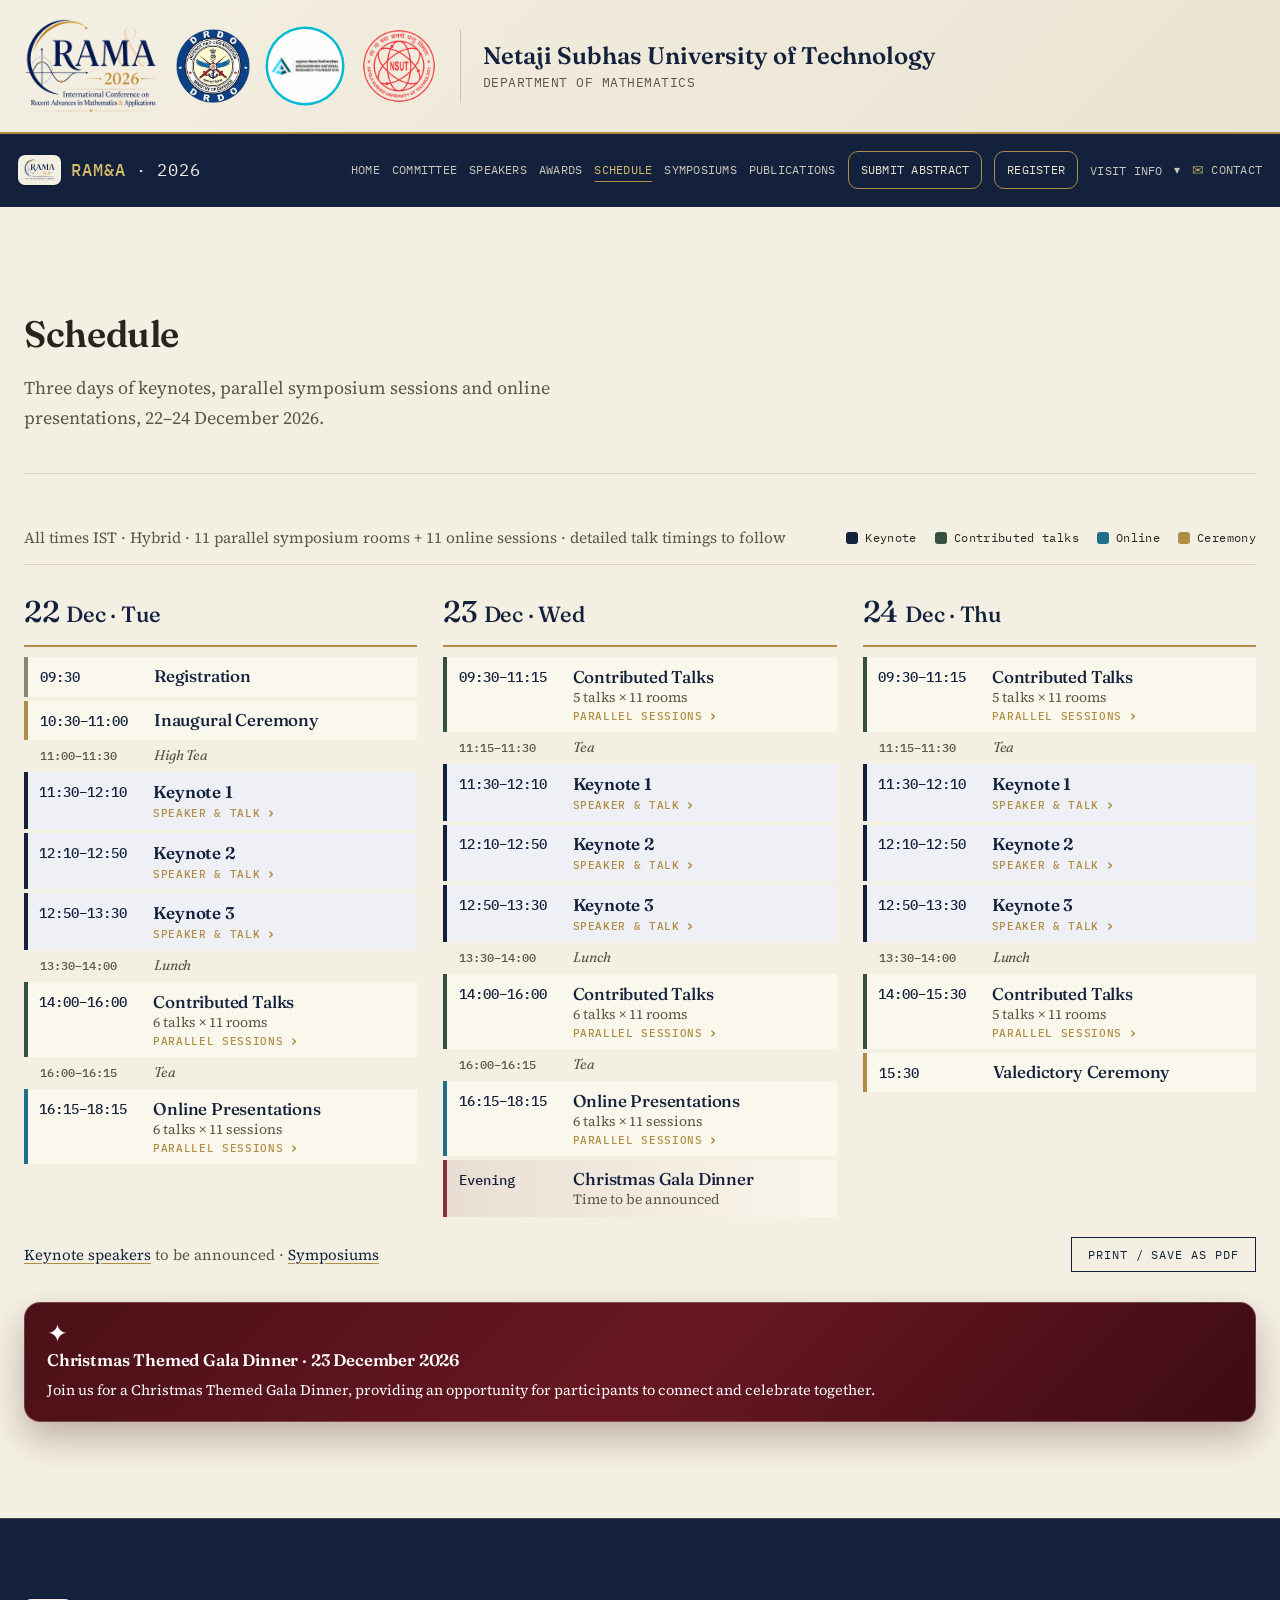
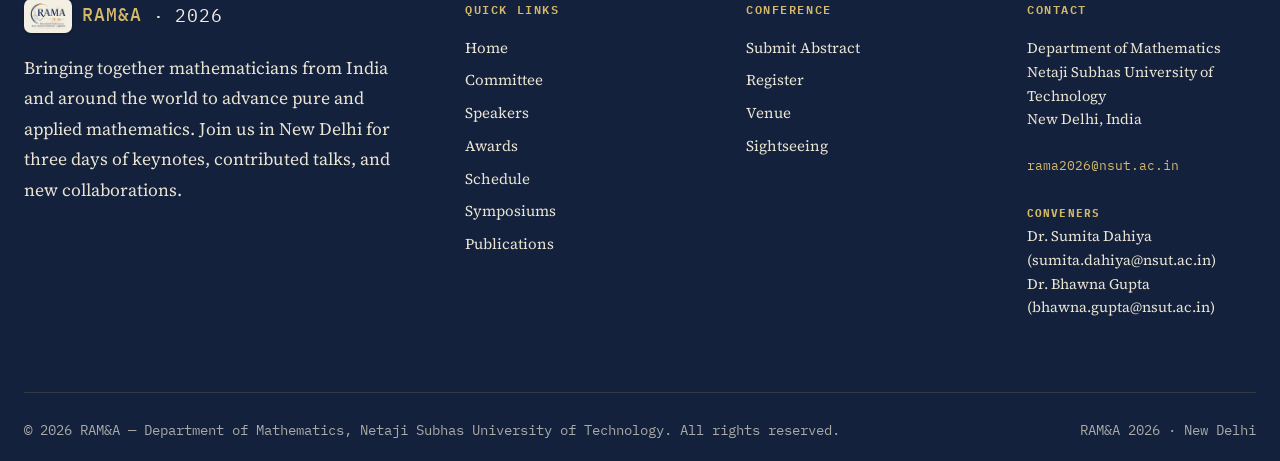
<file: schedule.html>
<!DOCTYPE html>

<html lang="en">
<head>
<meta name="viewport" content="width=device-width, initial-scale=1.0">
<meta charset="utf-8"/>
<meta content="width=device-width, initial-scale=1.0" name="viewport"/>
<title>Conference Schedule — RAM&amp;A 2026 | NSUT, New Delhi</title>
<link href="attractions-embedded-png-1.png" rel="icon" type="image/png"/>
<link href="https://fonts.googleapis.com" rel="preconnect"/>
<link crossorigin="" href="https://fonts.gstatic.com" rel="preconnect"/>
<link href="https://fonts.googleapis.com/css2?family=Fraunces:ital,opsz,wght@0,9..144,300;0,9..144,500;0,9..144,600;1,9..144,300;1,9..144,400&amp;family=Source+Serif+4:opsz,wght@8..60,400;8..60,500;8..60,600&amp;family=IBM+Plex+Mono:wght@400;500&amp;display=swap" rel="stylesheet"/>
<link href="styles.css" rel="stylesheet"/>
<link href="favicon-16x16.png" rel="icon" sizes="16x16" type="image/png"/>
<link href="favicon-32x32.png" rel="icon" sizes="32x32" type="image/png"/>
<link href="apple-touch-icon.png" rel="apple-touch-icon" sizes="180x180"/>
<meta content="View the RAM&amp;A 2026 conference schedule, sessions, lectures and presentations for December 22–24, 2026 at NSUT, New Delhi." name="description"/><meta content="index, follow" name="robots"/><meta content="#14213D" name="theme-color"/><link href="https://rama2026.org/schedule.html" rel="canonical"/><meta content="Conference Schedule — RAM&amp;A 2026 | NSUT, New Delhi" property="og:title"/><meta content="View the RAM&amp;A 2026 conference schedule, sessions, lectures and presentations for December 22–24, 2026 at NSUT, New Delhi." property="og:description"/><meta content="https://rama2026.org/social-preview.jpg" property="og:image"/><meta content="1200" property="og:image:width"/><meta content="630" property="og:image:height"/><meta content="RAM&amp;A 2026 — International Conference on Recent Advances in Mathematics &amp; Applications" property="og:image:alt"/><meta content="https://rama2026.org/schedule.html" property="og:url"/><meta content="website" property="og:type"/><meta content="RAM&amp;A 2026" property="og:site_name"/><meta content="summary_large_image" name="twitter:card"/><meta content="Conference Schedule — RAM&amp;A 2026 | NSUT, New Delhi" name="twitter:title"/><meta content="View the RAM&amp;A 2026 conference schedule, sessions, lectures and presentations for December 22–24, 2026 at NSUT, New Delhi." name="twitter:description"/><meta content="https://rama2026.org/social-preview.jpg" name="twitter:image"/><meta content="RAM&amp;A 2026 — International Conference on Recent Advances in Mathematics &amp; Applications" name="twitter:image:alt"/><script type="application/ld+json">{
  "@context": "https://schema.org",
  "@type": "BreadcrumbList",
  "itemListElement": [
    {
      "@type": "ListItem",
      "position": 1,
      "name": "Home",
      "item": "https://rama2026.org/"
    },
    {
      "@type": "ListItem",
      "position": 2,
      "name": "Schedule",
      "item": "https://rama2026.org/schedule.html"
    }
  ]
}</script></head>
<body class="inner-page">
<div class="top-banner">
<div class="top-banner-inner">
<div class="top-banner-logos">
<img alt="RAM&amp;A 2026 logo" class="tb-logo-rama" src="rama-logo.png" decoding="async">
<img alt="DRDO logo" class="tb-logo-drdo" src="drdo-logo.png" decoding="async">
<img alt="ANRF logo" class="tb-logo-anrf" src="anrf-logo.png" decoding="async">
<img alt="NSUT logo" class="tb-logo-nsut" src="attractions-embedded-png-3.png" decoding="async">
</div>
<div class="top-banner-divider"></div>
<div class="top-banner-text">
<div class="tb-uni-name">Netaji Subhas University of Technology</div>
<div class="tb-dept">Department of Mathematics</div>
</div>
</div>
</div><header class="site-nav">
<div class="nav-inner">
<a class="logo-home-link" href="index.html" aria-label="RAM&amp;A 2026 Home"><div class="logo">
<span class="logo-badge"><img alt="RAM&amp;A 2026 logo" class="logo-icon-img" src="rama-logo.png" decoding="async"></span>
<b>RAM&amp;A</b><span class="logo-separator" aria-hidden="true">·</span><span class="logo-year">2026</span>
    </div></a>
<nav class="links" id="navLinks">
<a data-page="home" href="index.html">Home</a>
<a data-page="committee" href="committee.html">Committee</a>
<a data-page="speakers" href="speakers.html">Speakers</a>
<a data-page="awards" href="awards.html">Awards</a>
<a data-page="schedule" href="schedule.html">Schedule</a>
<a data-page="symposiums" href="symposiums.html">Symposiums</a>
<a data-page="publications" href="publications.html">Publications</a>
<a class="nav-abstract" data-page="abstract" href="abstract-submission.html">Submit Abstract</a>
<a class="nav-cta" data-page="register" href="register.html">Register</a>
<div class="nav-dropdown" data-page-group="visit">
<button aria-expanded="false" aria-haspopup="true" class="nav-dropdown-toggle" type="button">Visit Info <span aria-hidden="true" class="dropdown-arrow">▾</span></button>
<div class="nav-dropdown-menu">
<a data-page="venue" href="venue.html">Venue</a>
<a data-page="sightseeing" href="attractions.html">Sightseeing</a>
</div>
</div>
<a class="nav-contact" data-page="contact" href="contact.html"><span aria-hidden="true" class="nav-contact-icon">✉</span> Contact</a>
</nav>
<button aria-expanded="false" aria-label="Toggle navigation menu" class="menu-toggle" id="menuToggle">
<span></span><span></span><span></span>
</button>
</div>
</header><section id="schedule">
<div class="wrap">
<div class="section-head">
<div>
<h2>Schedule</h2>
<p>Three days of keynotes, parallel symposium sessions and online presentations, 22–24 December 2026.</p>
</div>
</div>
<div class="sch reveal" id="schedule-tabs">
<div class="sch-top">
<p class="sch-note">All times IST · Hybrid · 11 parallel symposium rooms + 11 online sessions · detailed talk timings to follow</p>
<ul class="sch-legend" aria-label="Session types"><li><span class="sch-key sch-kn"></span>Keynote</li><li><span class="sch-key sch-ct"></span>Contributed talks</li><li><span class="sch-key sch-on"></span>Online</li><li><span class="sch-key sch-cer"></span>Ceremony</li></ul>
</div>
<div class="sch-tabs" role="tablist" aria-label="Conference days"><button type="button" class="sch-tab" role="tab" id="tab-22" aria-controls="day-22" aria-selected="true"><span class="sch-tab-date">22</span><span class="sch-tab-meta"><b>Dec</b><i>Tue</i></span></button><button type="button" class="sch-tab" role="tab" id="tab-23" aria-controls="day-23" aria-selected="false"><span class="sch-tab-date">23</span><span class="sch-tab-meta"><b>Dec</b><i>Wed</i></span></button><button type="button" class="sch-tab" role="tab" id="tab-24" aria-controls="day-24" aria-selected="false"><span class="sch-tab-date">24</span><span class="sch-tab-meta"><b>Dec</b><i>Thu</i></span></button></div>
<div class="sch-panels"><div class="sch-panel" role="tabpanel" id="day-22" aria-labelledby="tab-22"><h3 class="sch-day-title"><span>22</span> Dec · Tue</h3><ol class="sch-list"><li class="sch-row sch-reg"><time class="sch-time">09:30</time><div class="sch-body"><h4>Registration</h4></div></li><li class="sch-row sch-cer"><time class="sch-time">10:30–11:00</time><div class="sch-body"><h4>Inaugural Ceremony</h4></div></li><li class="sch-row sch-brk"><time class="sch-time">11:00–11:30</time><div class="sch-body"><h4>High Tea</h4></div></li><li class="sch-row sch-kn sch-click"><button type="button" class="sch-hit" data-kind="kn" data-day="22" data-slot="1" aria-haspopup="dialog"><time class="sch-time">11:30–12:10</time><div class="sch-body"><h4>Keynote 1</h4></div><span class="sch-more">Speaker &amp; talk<i aria-hidden="true">›</i></span></button></li><li class="sch-row sch-kn sch-click"><button type="button" class="sch-hit" data-kind="kn" data-day="22" data-slot="2" aria-haspopup="dialog"><time class="sch-time">12:10–12:50</time><div class="sch-body"><h4>Keynote 2</h4></div><span class="sch-more">Speaker &amp; talk<i aria-hidden="true">›</i></span></button></li><li class="sch-row sch-kn sch-click"><button type="button" class="sch-hit" data-kind="kn" data-day="22" data-slot="3" aria-haspopup="dialog"><time class="sch-time">12:50–13:30</time><div class="sch-body"><h4>Keynote 3</h4></div><span class="sch-more">Speaker &amp; talk<i aria-hidden="true">›</i></span></button></li><li class="sch-row sch-brk"><time class="sch-time">13:30–14:00</time><div class="sch-body"><h4>Lunch</h4></div></li><li class="sch-row sch-ct sch-click"><button type="button" class="sch-hit" data-kind="blk" data-block="22-pm" aria-haspopup="dialog"><time class="sch-time">14:00–16:00</time><div class="sch-body"><h4>Contributed Talks</h4><span class="sch-det">6 talks × 11 rooms</span></div><span class="sch-more">Parallel sessions<i aria-hidden="true">›</i></span></button></li><li class="sch-row sch-brk"><time class="sch-time">16:00–16:15</time><div class="sch-body"><h4>Tea</h4></div></li><li class="sch-row sch-on sch-click"><button type="button" class="sch-hit" data-kind="blk" data-block="22-on" aria-haspopup="dialog"><time class="sch-time">16:15–18:15</time><div class="sch-body"><h4>Online Presentations</h4><span class="sch-det">6 talks × 11 sessions</span></div><span class="sch-more">Parallel sessions<i aria-hidden="true">›</i></span></button></li></ol></div><div class="sch-panel" role="tabpanel" id="day-23" aria-labelledby="tab-23" hidden><h3 class="sch-day-title"><span>23</span> Dec · Wed</h3><ol class="sch-list"><li class="sch-row sch-ct sch-click"><button type="button" class="sch-hit" data-kind="blk" data-block="23-am" aria-haspopup="dialog"><time class="sch-time">09:30–11:15</time><div class="sch-body"><h4>Contributed Talks</h4><span class="sch-det">5 talks × 11 rooms</span></div><span class="sch-more">Parallel sessions<i aria-hidden="true">›</i></span></button></li><li class="sch-row sch-brk"><time class="sch-time">11:15–11:30</time><div class="sch-body"><h4>Tea</h4></div></li><li class="sch-row sch-kn sch-click"><button type="button" class="sch-hit" data-kind="kn" data-day="23" data-slot="1" aria-haspopup="dialog"><time class="sch-time">11:30–12:10</time><div class="sch-body"><h4>Keynote 1</h4></div><span class="sch-more">Speaker &amp; talk<i aria-hidden="true">›</i></span></button></li><li class="sch-row sch-kn sch-click"><button type="button" class="sch-hit" data-kind="kn" data-day="23" data-slot="2" aria-haspopup="dialog"><time class="sch-time">12:10–12:50</time><div class="sch-body"><h4>Keynote 2</h4></div><span class="sch-more">Speaker &amp; talk<i aria-hidden="true">›</i></span></button></li><li class="sch-row sch-kn sch-click"><button type="button" class="sch-hit" data-kind="kn" data-day="23" data-slot="3" aria-haspopup="dialog"><time class="sch-time">12:50–13:30</time><div class="sch-body"><h4>Keynote 3</h4></div><span class="sch-more">Speaker &amp; talk<i aria-hidden="true">›</i></span></button></li><li class="sch-row sch-brk"><time class="sch-time">13:30–14:00</time><div class="sch-body"><h4>Lunch</h4></div></li><li class="sch-row sch-ct sch-click"><button type="button" class="sch-hit" data-kind="blk" data-block="23-pm" aria-haspopup="dialog"><time class="sch-time">14:00–16:00</time><div class="sch-body"><h4>Contributed Talks</h4><span class="sch-det">6 talks × 11 rooms</span></div><span class="sch-more">Parallel sessions<i aria-hidden="true">›</i></span></button></li><li class="sch-row sch-brk"><time class="sch-time">16:00–16:15</time><div class="sch-body"><h4>Tea</h4></div></li><li class="sch-row sch-on sch-click"><button type="button" class="sch-hit" data-kind="blk" data-block="23-on" aria-haspopup="dialog"><time class="sch-time">16:15–18:15</time><div class="sch-body"><h4>Online Presentations</h4><span class="sch-det">6 talks × 11 sessions</span></div><span class="sch-more">Parallel sessions<i aria-hidden="true">›</i></span></button></li><li class="sch-row sch-gala"><time class="sch-time">Evening</time><div class="sch-body"><h4>Christmas Gala Dinner</h4><span class="sch-det">Time to be announced</span></div></li></ol></div><div class="sch-panel" role="tabpanel" id="day-24" aria-labelledby="tab-24" hidden><h3 class="sch-day-title"><span>24</span> Dec · Thu</h3><ol class="sch-list"><li class="sch-row sch-ct sch-click"><button type="button" class="sch-hit" data-kind="blk" data-block="24-am" aria-haspopup="dialog"><time class="sch-time">09:30–11:15</time><div class="sch-body"><h4>Contributed Talks</h4><span class="sch-det">5 talks × 11 rooms</span></div><span class="sch-more">Parallel sessions<i aria-hidden="true">›</i></span></button></li><li class="sch-row sch-brk"><time class="sch-time">11:15–11:30</time><div class="sch-body"><h4>Tea</h4></div></li><li class="sch-row sch-kn sch-click"><button type="button" class="sch-hit" data-kind="kn" data-day="24" data-slot="1" aria-haspopup="dialog"><time class="sch-time">11:30–12:10</time><div class="sch-body"><h4>Keynote 1</h4></div><span class="sch-more">Speaker &amp; talk<i aria-hidden="true">›</i></span></button></li><li class="sch-row sch-kn sch-click"><button type="button" class="sch-hit" data-kind="kn" data-day="24" data-slot="2" aria-haspopup="dialog"><time class="sch-time">12:10–12:50</time><div class="sch-body"><h4>Keynote 2</h4></div><span class="sch-more">Speaker &amp; talk<i aria-hidden="true">›</i></span></button></li><li class="sch-row sch-kn sch-click"><button type="button" class="sch-hit" data-kind="kn" data-day="24" data-slot="3" aria-haspopup="dialog"><time class="sch-time">12:50–13:30</time><div class="sch-body"><h4>Keynote 3</h4></div><span class="sch-more">Speaker &amp; talk<i aria-hidden="true">›</i></span></button></li><li class="sch-row sch-brk"><time class="sch-time">13:30–14:00</time><div class="sch-body"><h4>Lunch</h4></div></li><li class="sch-row sch-ct sch-click"><button type="button" class="sch-hit" data-kind="blk" data-block="24-pm" aria-haspopup="dialog"><time class="sch-time">14:00–15:30</time><div class="sch-body"><h4>Contributed Talks</h4><span class="sch-det">5 talks × 11 rooms</span></div><span class="sch-more">Parallel sessions<i aria-hidden="true">›</i></span></button></li><li class="sch-row sch-cer"><time class="sch-time">15:30</time><div class="sch-body"><h4>Valedictory Ceremony</h4></div></li></ol></div></div>
<div class="sch-foot">
<span><a href="speakers.html">Keynote speakers</a> to be announced · <a href="symposiums.html">Symposiums</a></span>
<button type="button" class="sch-print" onclick="window.print()">Print / Save as PDF</button>
</div>
</div>
<div class="sch-gala-wrap reveal">
<div class="gala-callout christmas-gala" role="note">

<div class="christmas-snowflakes" aria-hidden="true">
  <span class="christmas-snowflake sf1">❄</span>
  <span class="christmas-snowflake sf2">❄</span>
  <span class="christmas-snowflake sf3">✦</span>
  <span class="christmas-snowflake sf4">❄</span>
  <span class="christmas-snowflake sf5">✧</span>
  <span class="christmas-snowflake sf6">❄</span>
  <span class="christmas-snowflake sf7">✦</span>
  <span class="christmas-snowflake sf8">❄</span>
  <span class="christmas-snowflake sf9">❄</span>
  <span class="christmas-snowflake sf10">✦</span>
  <span class="christmas-snowflake sf11">❄</span>
  <span class="christmas-snowflake sf12">✧</span>
</div>
<div class="gala-christmas-content">
<div class="gala-icon" aria-hidden="true">✦</div>
<div><h3>Christmas Themed Gala Dinner · 23 December 2026</h3><p>Join us for a Christmas Themed Gala Dinner, providing an opportunity for participants to connect and celebrate together.</p></div>
</div>
</div>
</div>
</div>
</section><script>(function(){var tabs=[].slice.call(document.querySelectorAll('.sch-tab'));if(!tabs.length)return;var root=document.getElementById('schedule-tabs');function show(t,focus){tabs.forEach(function(x){var on=x===t;x.setAttribute('aria-selected',on);x.tabIndex=on?0:-1;var p=document.getElementById(x.getAttribute('aria-controls'));if(p)p.hidden=!on;});if(focus)t.focus();try{history.replaceState(null,'','#'+t.getAttribute('aria-controls'));}catch(e){}}tabs.forEach(function(t,i){t.addEventListener('click',function(){show(t);});t.addEventListener('keydown',function(e){var n=null;if(e.key==='ArrowRight')n=tabs[(i+1)%tabs.length];if(e.key==='ArrowLeft')n=tabs[(i+tabs.length-1)%tabs.length];if(n){e.preventDefault();show(n,true);}});});var h=(location.hash||'').replace('#','');var start=tabs.filter(function(t){return t.getAttribute('aria-controls')===h})[0];if(!start){var d=new Date();if(d.getFullYear()===2026&&d.getMonth()===11&&d.getDate()>=22&&d.getDate()<=24){start=tabs.filter(function(t){return t.id==='tab-'+d.getDate()})[0];}}show(start||tabs[0]);root.classList.add('sch-js');})();</script><button aria-label="Back to top" class="back-to-top" id="backToTop" type="button">↑<span>Top</span></button>
<footer>
<div class="wrap">
<div class="footer-grid">
<div class="footer-brand">
<div class="logo">
<span class="logo-badge"><span class="logo-icon"><img alt="RAM&amp;A logo" class="logo-icon-img" src="rama-logo.png" decoding="async"></span></span>
<b>RAM&amp;A</b><span class="logo-separator" aria-hidden="true">·</span><span class="logo-year">2026</span>
        </div>
<p class="footer-tagline">Bringing together mathematicians from India and around the world to advance pure and applied mathematics. Join us in New Delhi for three days of keynotes, contributed talks, and new collaborations.</p>
</div>
<div class="footer-col">
<h4>Quick Links</h4>
<nav class="footer-links">
<a href="index.html">Home</a>
<a href="committee.html">Committee</a>
<a href="speakers.html">Speakers</a>
<a href="awards.html">Awards</a>
<a href="schedule.html">Schedule</a>
<a href="symposiums.html">Symposiums</a>
<a href="publications.html">Publications</a>
</nav>
</div>
<div class="footer-col">
<h4>Conference</h4>
<nav class="footer-links">
<a href="abstract-submission.html">Submit Abstract</a>
<a href="register.html">Register</a>
<a href="venue.html">Venue</a>
<a href="attractions.html">Sightseeing</a>
</nav>
</div>
<div class="footer-col footer-contact-col">
<h4>Contact</h4>
<p>Department of Mathematics<br/>Netaji Subhas University of Technology<br/>New Delhi, India</p>
<a class="footer-email" href="mailto:rama2026@nsut.ac.in">rama2026@nsut.ac.in</a>
<p class="footer-conveners"><strong>Conveners</strong><br/>Dr. Sumita Dahiya (<a href="mailto:sumita.dahiya@nsut.ac.in">sumita.dahiya@nsut.ac.in</a>)<br/>Dr. Bhawna Gupta (<a href="mailto:bhawna.gupta@nsut.ac.in">bhawna.gupta@nsut.ac.in</a>)</p>
</div>
</div>
<div class="footer-bottom">
<span>© 2026 RAM&amp;A — Department of Mathematics, Netaji Subhas University of Technology. All rights reserved.</span>
<span>RAM&amp;A 2026 · New Delhi</span>
</div>
</div>
</footer><script defer src="schedule-data.js"></script><script defer src="schedule.js"></script><script defer="True" src="site.js"></script><script defer src="performance.js"></script>

</body>
</html>
</file>
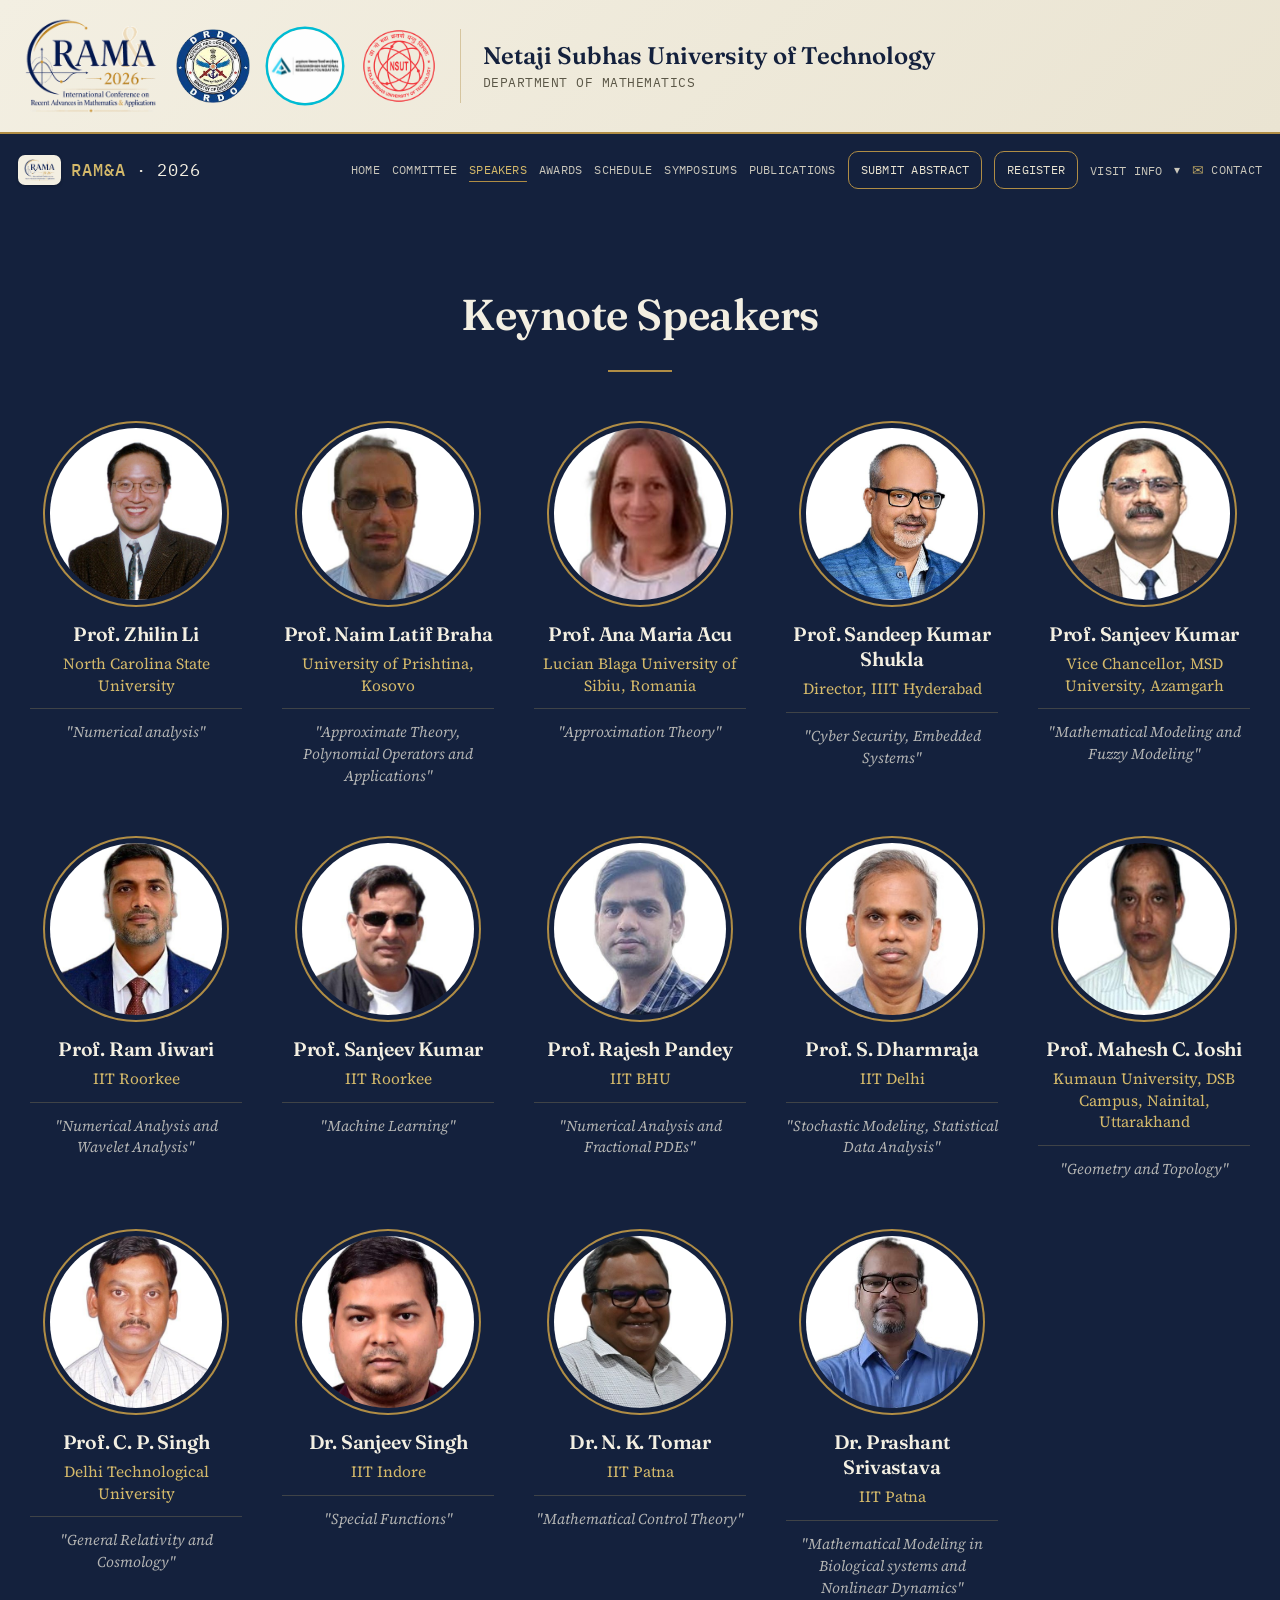
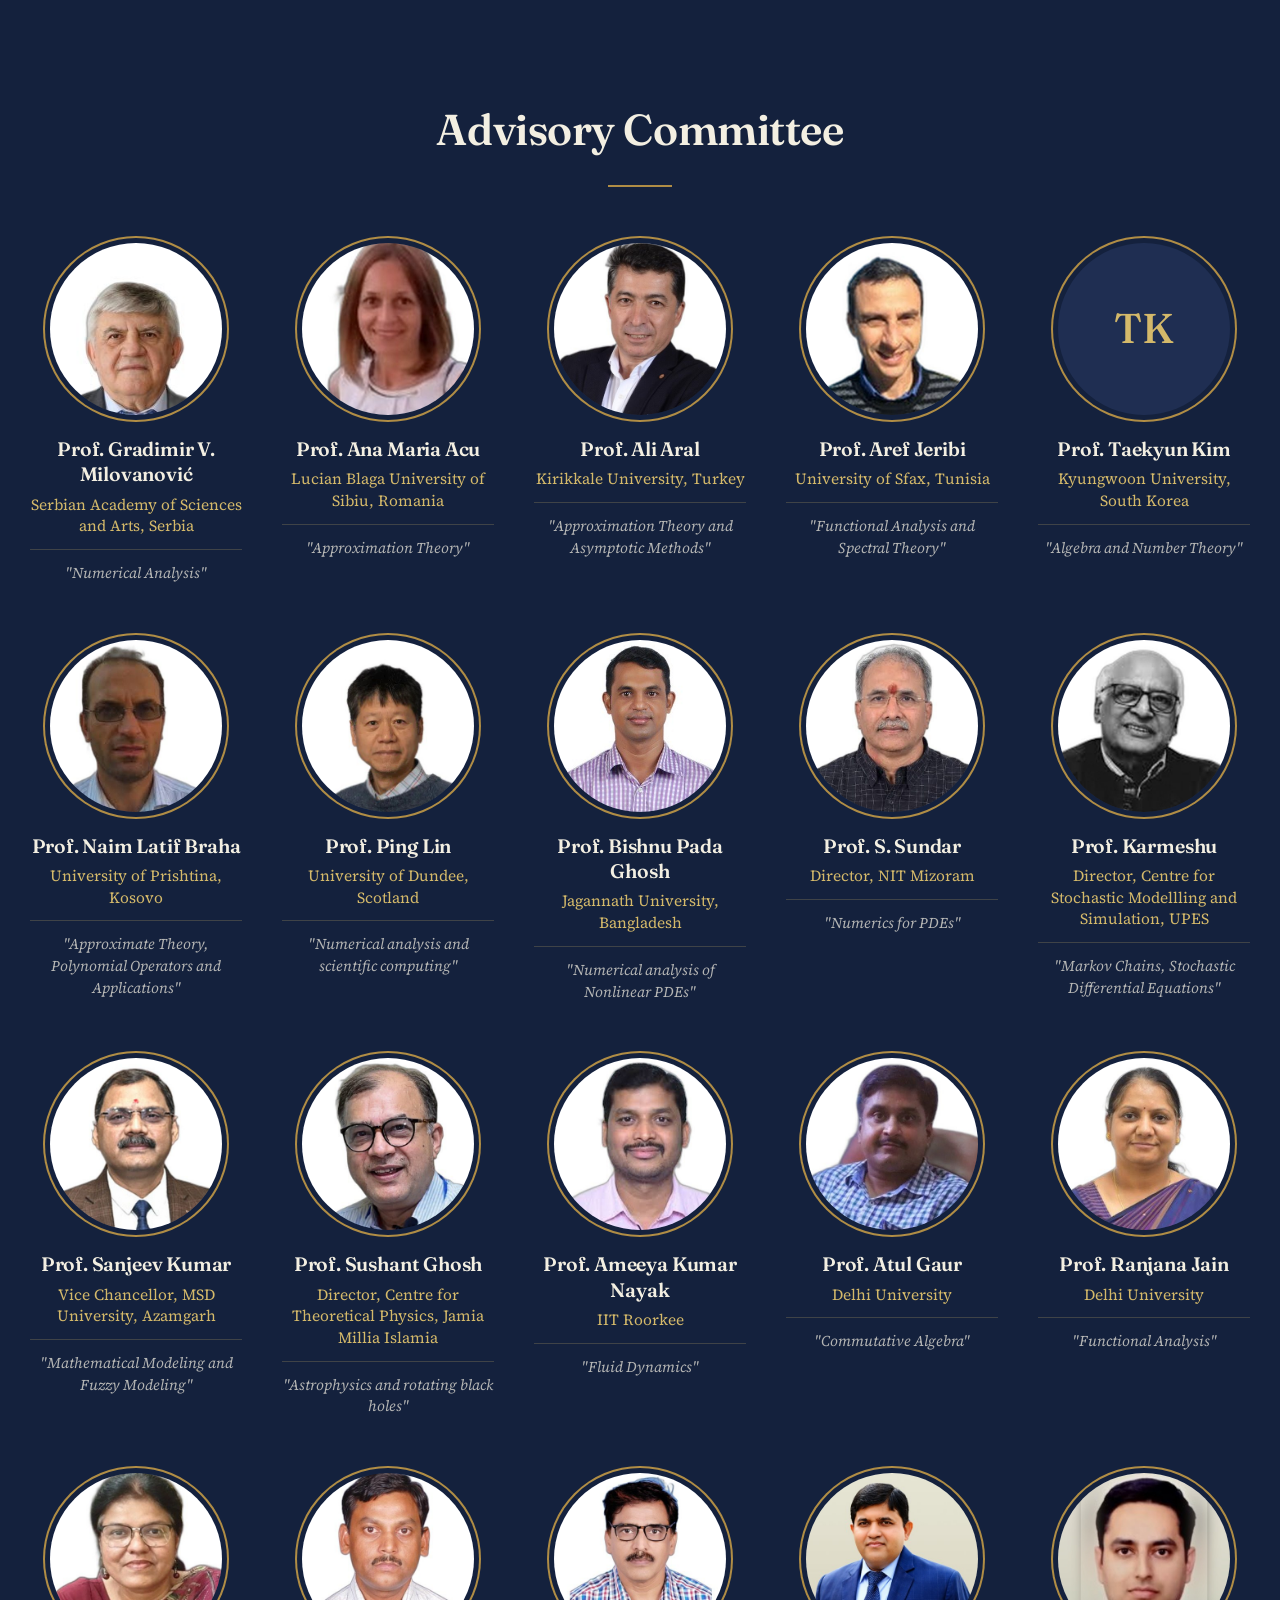
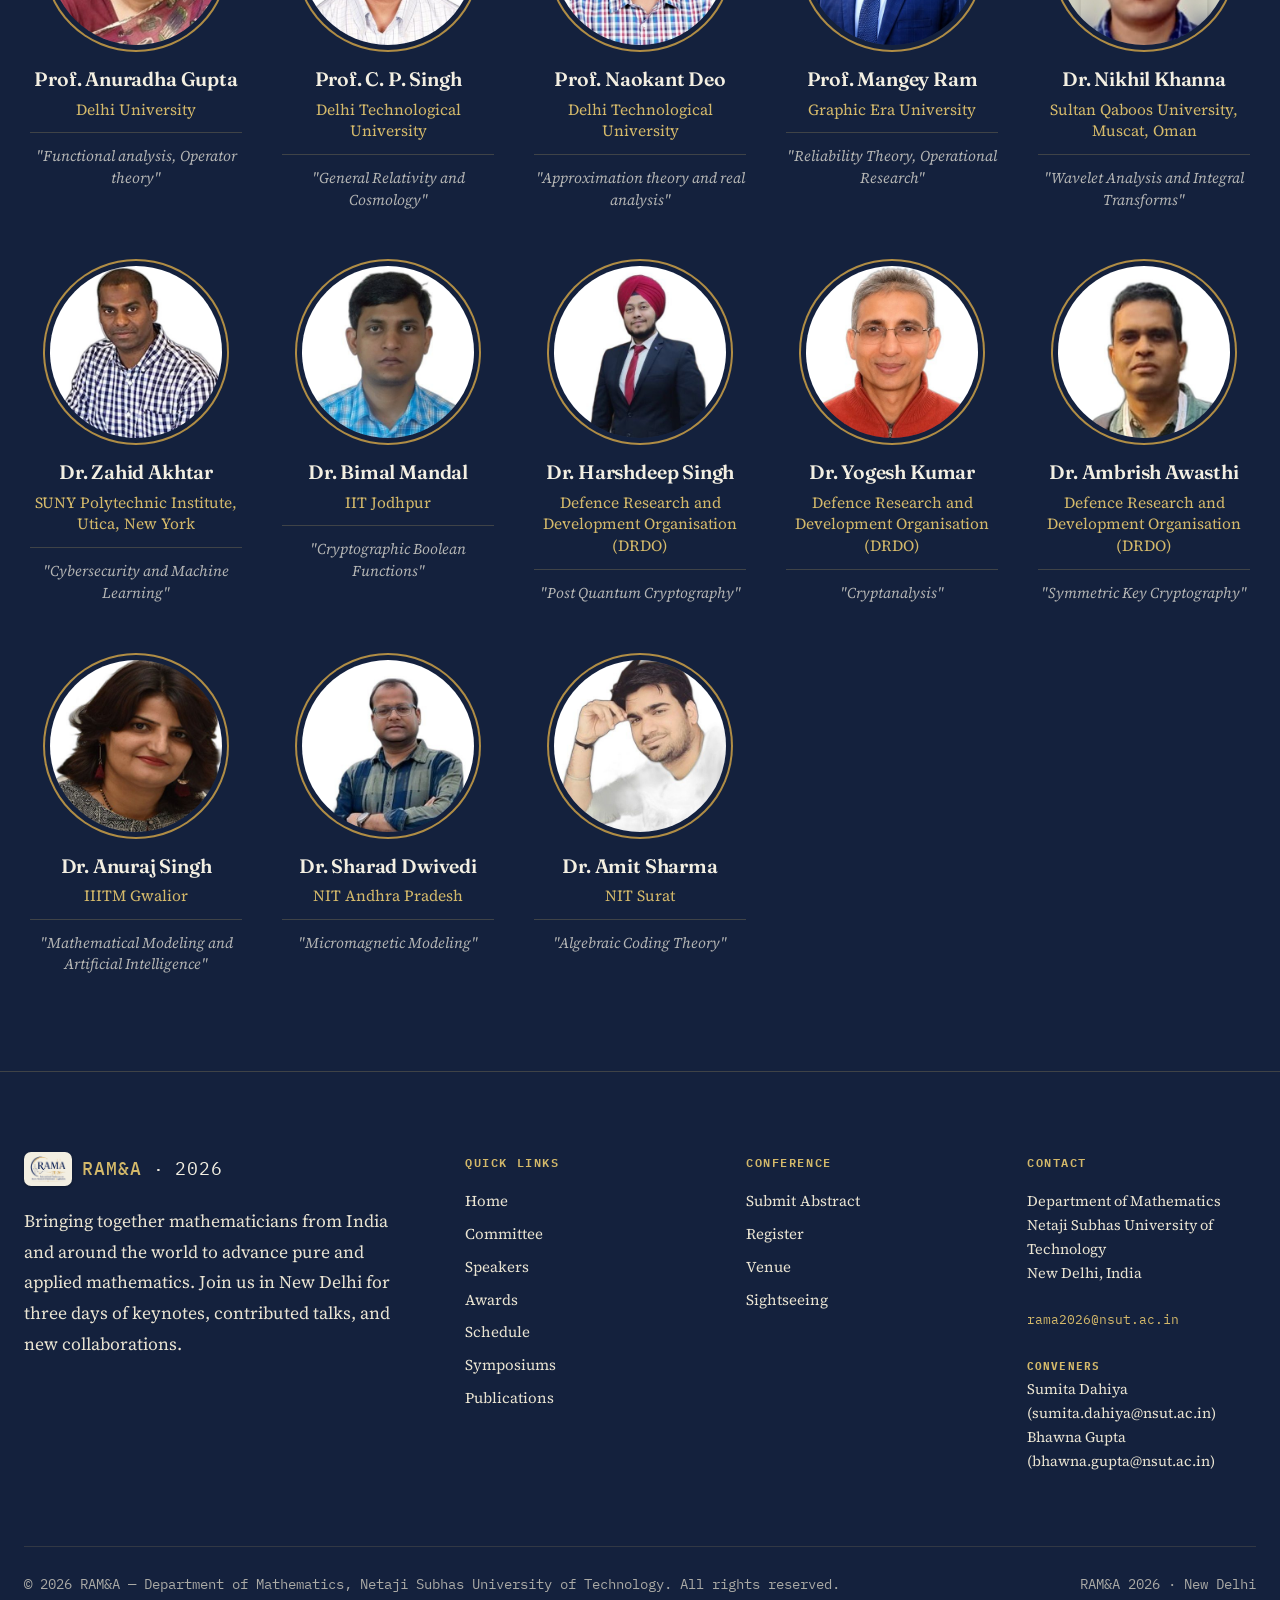
<file: speakers.html>
<!DOCTYPE html>

<html lang="en">
<head>
<meta charset="utf-8"/>
<meta content="width=device-width, initial-scale=1.0" name="viewport"/>
<title>Keynote Speakers — RAM&amp;A 2026 | Mathematics &amp; Applications Conference</title>
<link href="attractions-embedded-png-1.png" rel="icon" type="image/png"/>
<link href="https://fonts.googleapis.com" rel="preconnect"/>
<link crossorigin="" href="https://fonts.gstatic.com" rel="preconnect"/>
<link href="https://fonts.googleapis.com/css2?family=Fraunces:ital,opsz,wght@0,9..144,300;0,9..144,500;0,9..144,600;1,9..144,300;1,9..144,400&amp;family=Source+Serif+4:opsz,wght@8..60,400;8..60,500;8..60,600&amp;family=IBM+Plex+Mono:wght@400;500&amp;display=swap" rel="stylesheet"/>
<link href="styles.css" rel="stylesheet"/><style>
.speaker-profile-link { color: inherit; text-decoration: none; border-bottom: 1px solid transparent; transition: color 0.2s ease, border-color 0.2s ease; }
.speaker-profile-link:hover, .speaker-profile-link:focus-visible { color: var(--gold, #c8a04a); border-bottom-color: currentColor; outline: none; }
</style>
<link href="favicon-16x16.png" rel="icon" sizes="16x16" type="image/png"/>
<link href="favicon-32x32.png" rel="icon" sizes="32x32" type="image/png"/>
<link href="apple-touch-icon.png" rel="apple-touch-icon" sizes="180x180"/>
<meta content="Explore the invited speakers and research topics featured at RAM&amp;A 2026, covering numerical analysis, PDEs, cryptography, astrophysics, AI and related areas." name="description"/><meta content="index, follow" name="robots"/><meta content="#14213D" name="theme-color"/><link href="https://rama2026.org/speakers.html" rel="canonical"/><meta content="Keynote Speakers — RAM&amp;A 2026 | Mathematics &amp; Applications Conference" property="og:title"/><meta content="Explore the invited speakers and research topics featured at RAM&amp;A 2026, covering numerical analysis, PDEs, cryptography, astrophysics, AI and related areas." property="og:description"/><meta content="https://rama2026.org/social-preview.jpg" property="og:image"/><meta content="1200" property="og:image:width"/><meta content="630" property="og:image:height"/><meta content="RAM&amp;A 2026 — International Conference on Recent Advances in Mathematics &amp; Applications" property="og:image:alt"/><meta content="https://rama2026.org/speakers.html" property="og:url"/><meta content="website" property="og:type"/><meta content="RAM&amp;A 2026" property="og:site_name"/><meta content="summary_large_image" name="twitter:card"/><meta content="Keynote Speakers — RAM&amp;A 2026 | Mathematics &amp; Applications Conference" name="twitter:title"/><meta content="Explore the invited speakers and research topics featured at RAM&amp;A 2026, covering numerical analysis, PDEs, cryptography, astrophysics, AI and related areas." name="twitter:description"/><meta content="https://rama2026.org/social-preview.jpg" name="twitter:image"/><meta content="RAM&amp;A 2026 — International Conference on Recent Advances in Mathematics &amp; Applications" name="twitter:image:alt"/><script type="application/ld+json">{
  "@context": "https://schema.org",
  "@type": "BreadcrumbList",
  "itemListElement": [
    {
      "@type": "ListItem",
      "position": 1,
      "name": "Home",
      "item": "https://rama2026.org/"
    },
    {
      "@type": "ListItem",
      "position": 2,
      "name": "Speakers",
      "item": "https://rama2026.org/speakers.html"
    }
  ]
}</script></head>
<body class="inner-page">
<div class="top-banner">
<div class="top-banner-inner">
<div class="top-banner-logos">
<img alt="RAM&amp;A 2026 logo" class="tb-logo-rama" src="rama-logo.png"/>
<img alt="DRDO logo" class="tb-logo-drdo" src="drdo-logo.png" decoding="async">
<img alt="ANRF logo" class="tb-logo-anrf" src="anrf-logo.png" decoding="async">
<img alt="NSUT logo" class="tb-logo-nsut" src="attractions-embedded-png-3.png"/>
</div>
<div class="top-banner-divider"></div>
<div class="top-banner-text">
<div class="tb-uni-name">Netaji Subhas University of Technology</div>
<div class="tb-dept">Department of Mathematics</div>
</div>
</div>
</div><header class="site-nav">
<div class="nav-inner">
<a aria-label="RAM&amp;A 2026 Home" class="logo-home-link" href="index.html"><div class="logo">
<span class="logo-badge"><img alt="RAM&amp;A 2026 logo" class="logo-icon-img" src="rama-logo.png"/></span>
<b>RAM&amp;A</b><span aria-hidden="true" class="logo-separator">·</span><span class="logo-year">2026</span>
</div></a>
<nav class="links" id="navLinks">
<a data-page="home" href="index.html">Home</a>
<a data-page="committee" href="committee.html">Committee</a>
<a data-page="speakers" href="speakers.html">Speakers</a>
<a data-page="awards" href="awards.html">Awards</a>
<a data-page="schedule" href="schedule.html">Schedule</a>
<a data-page="symposiums" href="symposiums.html">Symposiums</a>
<a data-page="publications" href="publications.html">Publications</a>
<a class="nav-abstract" data-page="abstract" href="abstract-submission.html">Submit Abstract</a>
<a class="nav-cta" data-page="register" href="register.html">Register</a>
<div class="nav-dropdown" data-page-group="visit">
<button aria-expanded="false" aria-haspopup="true" class="nav-dropdown-toggle" type="button">Visit Info <span aria-hidden="true" class="dropdown-arrow">▾</span></button>
<div class="nav-dropdown-menu">
<a data-page="venue" href="venue.html">Venue</a>
<a data-page="sightseeing" href="attractions.html">Sightseeing</a>
</div>
</div>
<a class="nav-contact" data-page="contact" href="contact.html"><span aria-hidden="true" class="nav-contact-icon">✉</span> Contact</a>
</nav>
<button aria-expanded="false" aria-label="Toggle navigation menu" class="menu-toggle" id="menuToggle">
<span></span><span></span><span></span>
</button>
</div>
</header><section class="speakers speakers-v2" id="speakers">
<div class="wrap">
<div class="section-head">
<div>
<h2 class="invited-speakers-heading">Keynote Speakers</h2>
</div>
</div>
<div class="speaker-grid">
<div class="speaker-card reveal">
<div class="speaker-photo"><img alt="Zhilin Li" src="zhilin-li.jpg" loading="lazy" decoding="async"/></div>
<h4><a class="speaker-profile-link" href="https://zhilin.math.ncsu.edu" rel="noopener noreferrer" target="_blank">Prof. Zhilin Li</a></h4>
<div class="affil">North Carolina State University</div>
<div class="talk">"Numerical analysis"</div>
</div>
<div class="speaker-card reveal">
<div class="speaker-photo"><img alt="Naim Latif Braha" src="naim-latif-braha.jpg" loading="lazy" decoding="async"/></div>
<h4><a class="speaker-profile-link" href="https://www.researchgate.net/profile/Naim-Braha-2" rel="noopener noreferrer" target="_blank">Prof. Naim Latif Braha</a></h4>
<div class="affil">University of Prishtina, Kosovo</div>
<div class="talk">"Approximate Theory, Polynomial Operators and Applications"</div>
</div>
<div class="speaker-card reveal">
<div class="speaker-photo"><img alt="Ana Maria Acu" src="ana-maria-acu.jpg" loading="lazy" decoding="async"/></div>
<h4><a class="speaker-profile-link" href="https://scholar.google.com/citations?user=Q3ssLvUAAAAJ&amp;hl=ro" rel="noopener noreferrer" target="_blank">Prof. Ana Maria Acu</a></h4>
<div class="affil">Lucian Blaga University of Sibiu, Romania</div>
<div class="talk">"Approximation Theory"</div>
</div>
<div class="speaker-card reveal">
<div class="speaker-photo"><img alt="Sandeep Kumar Shukla" src="sandeep-kumar-shukla.jpg" loading="lazy" decoding="async"/></div>
<h4><a class="speaker-profile-link" href="https://www.iiit.ac.in/faculty/sandeep-kumar-shukla/" rel="noopener noreferrer" target="_blank">Prof. Sandeep Kumar Shukla</a></h4>
<div class="affil">Director, IIIT Hyderabad</div>
<div class="talk">"Cyber Security, Embedded Systems"</div>
</div>
<div class="speaker-card reveal">
<div class="speaker-photo"><img alt="Sanjeev Kumar" src="sanjeev-kumar-msdu.jpg" loading="lazy" decoding="async"/></div>
<h4><a class="speaker-profile-link" href="https://msdu.ac.in/administration/vice-chancellor" rel="noopener noreferrer" target="_blank">Prof. Sanjeev Kumar</a></h4>
<div class="affil">Vice Chancellor, MSD University, Azamgarh</div>
<div class="talk">"Mathematical Modeling and Fuzzy Modeling"</div>
</div>
<div class="speaker-card reveal">
<div class="speaker-photo"><img alt="Ram Jiwari" src="ram-jiwari.jpg" loading="lazy" decoding="async"/></div>
<h4><a class="speaker-profile-link" href="https://iitr.ac.in/Departments/Mathematics%20Department/People/Faculty/100664.html" rel="noopener noreferrer" target="_blank">Prof. Ram Jiwari</a></h4>
<div class="affil">IIT Roorkee</div>
<div class="talk">"Numerical Analysis and Wavelet Analysis"</div>
</div>
<div class="speaker-card reveal">
<div class="speaker-photo"><img alt="Sanjeev Malik" src="sanjeev-malik.jpg" loading="lazy" decoding="async"/></div>
<h4><a class="speaker-profile-link" href="https://www.iitr.ac.in/~MA/Malikfma" rel="noopener noreferrer" target="_blank">Prof. Sanjeev Kumar</a></h4>
<div class="affil">IIT Roorkee</div>
<div class="talk">"Machine Learning"</div>
</div>
<div class="speaker-card reveal">
<div class="speaker-photo"><img alt="Rajesh Pandey" src="rajesh-pandey.jpg" loading="lazy" decoding="async"/></div>
<h4><a class="speaker-profile-link" href="https://iitbhu.ac.in/dept/mat/people/rkpandeymat" rel="noopener noreferrer" target="_blank">Prof. Rajesh Pandey</a></h4>
<div class="affil">IIT BHU</div>
<div class="talk">"Numerical Analysis and Fractional PDEs"</div>
</div>
<div class="speaker-card reveal">
<div class="speaker-photo"><img alt="S. Dharmraja" src="dharmraja.jpg" loading="lazy" decoding="async"/></div>
<h4><a class="speaker-profile-link" href="https://web.iitd.ac.in/~dharmar/" rel="noopener noreferrer" target="_blank">Prof. S. Dharmraja</a></h4>
<div class="affil">IIT Delhi</div>
<div class="talk">"Stochastic Modeling, Statistical Data Analysis"</div>
</div>
<div class="speaker-card reveal">
<div class="speaker-photo"><img alt="Mahesh C. Joshi" src="mahesh-c-joshi.jpg" loading="lazy" decoding="async"/></div>
<h4><a class="speaker-profile-link" href="https://www.kunainital.ac.in/faculties/faculty-of-science/mathematics-department" rel="noopener noreferrer" target="_blank">Prof. Mahesh C. Joshi</a></h4>
<div class="affil">Kumaun University, DSB Campus, Nainital, Uttarakhand</div>
<div class="talk">"Geometry and Topology"</div>
</div>
<div class="speaker-card reveal">
<div class="speaker-photo"><img alt="C. P. Singh" src="cp-singh.jpg" loading="lazy" decoding="async"/></div>
<h4><a class="speaker-profile-link" href="https://dtu.ac.in/modules/faculty_profile_new/faculty_index.php?uname=cpsingh" rel="noopener noreferrer" target="_blank">Prof. C. P. Singh</a></h4>
<div class="affil">Delhi Technological University</div>
<div class="talk">"General Relativity and Cosmology"</div>
</div>
<div class="speaker-card reveal">
<div class="speaker-photo"><img alt="Sanjeev Singh" src="sanjeev-singh.jpg" loading="lazy" decoding="async"/></div>
<h4><a class="speaker-profile-link" href="https://people.iiti.ac.in/~snjvsngh/" rel="noopener noreferrer" target="_blank">Dr. Sanjeev Singh</a></h4>
<div class="affil">IIT Indore</div>
<div class="talk">"Special Functions"</div>
</div>
<div class="speaker-card reveal">
<div class="speaker-photo"><img alt="N. K. Tomar" src="nk-tomar.jpg" loading="lazy" decoding="async"/></div>
<h4><a class="speaker-profile-link" href="https://scholar.google.co.in/citations?user=WHEUGkYAAAAJ&amp;hl=en" rel="noopener noreferrer" target="_blank">Dr. N. K. Tomar</a></h4>
<div class="affil">IIT Patna</div>
<div class="talk">"Mathematical Control Theory"</div>
</div>
<div class="speaker-card reveal">
<div class="speaker-photo"><img alt="Prashant Srivastava" src="prashant-srivastava.jpg" loading="lazy" decoding="async"/></div>
<h4><a class="speaker-profile-link" href="https://www.iitp.ac.in/~pksri/" rel="noopener noreferrer" target="_blank">Dr. Prashant Srivastava</a></h4>
<div class="affil">IIT Patna</div>
<div class="talk">"Mathematical Modeling in Biological systems and Nonlinear Dynamics"</div>
</div>
</div>
<div class="section-head" style="margin-top:96px;">
<div>
<h2>Advisory Committee</h2>
</div>
</div>
<div class="speaker-grid">
<div class="speaker-card reveal">
<div class="speaker-photo"><img alt="Gradimir V. Milovanovic" src="gradimir-milovanovic.jpeg" loading="lazy" decoding="async"/></div>
<h4><a class="speaker-profile-link" href="https://gradimirmilovanovic.prof" rel="noopener noreferrer" target="_blank">Prof. Gradimir V. Milovanović</a></h4>
<div class="affil">Serbian Academy of Sciences and Arts, Serbia</div>
<div class="talk">"Numerical Analysis"</div>
</div>
<div class="speaker-card reveal">
<div class="speaker-photo"><img alt="Ana Maria Acu" src="ana-maria-acu.jpg" loading="lazy" decoding="async"/></div>
<h4><a class="speaker-profile-link" href="https://scholar.google.com/citations?user=Q3ssLvUAAAAJ&amp;hl=ro" rel="noopener noreferrer" target="_blank">Prof. Ana Maria Acu</a></h4>
<div class="affil">Lucian Blaga University of Sibiu, Romania</div>
<div class="talk">"Approximation Theory"</div>
</div>
<div class="speaker-card reveal">
<div class="speaker-photo"><img alt="Ali Aral" src="ali-aral.jpg" loading="lazy" decoding="async"/></div>
<h4><a class="speaker-profile-link" href="https://dergipark.org.tr/en/pub/@aaral" rel="noopener noreferrer" target="_blank">Prof. Ali Aral</a></h4>
<div class="affil">Kirikkale University, Turkey</div>
<div class="talk">"Approximation Theory and Asymptotic Methods"</div>
</div>
<div class="speaker-card reveal">
<div class="speaker-photo"><img alt="Aref Jeribi" src="aref-jeribi.jpg" loading="lazy" decoding="async"/></div>
<h4><a class="speaker-profile-link" href="https://www.researchgate.net/profile/Aref-Jeribi" rel="noopener noreferrer" target="_blank">Prof. Aref Jeribi</a></h4>
<div class="affil">University of Sfax, Tunisia</div>
<div class="talk">"Functional Analysis and Spectral Theory"</div>
</div>
<div class="speaker-card reveal">
<div class="speaker-photo"><span class="initials">TK</span></div>
<h4><a class="speaker-profile-link" href="https://www.researchgate.net/profile/Taekyun-Kim-3" rel="noopener noreferrer" target="_blank">Prof. Taekyun Kim</a></h4>
<div class="affil">Kyungwoon University, South Korea</div>
<div class="talk">"Algebra and Number Theory"</div>
</div>
<div class="speaker-card reveal">
<div class="speaker-photo"><img alt="Naim Latif Braha" src="naim-latif-braha.jpg" loading="lazy" decoding="async"/></div>
<h4><a class="speaker-profile-link" href="https://www.researchgate.net/profile/Naim-Braha-2" rel="noopener noreferrer" target="_blank">Prof. Naim Latif Braha</a></h4>
<div class="affil">University of Prishtina, Kosovo</div>
<div class="talk">"Approximate Theory, Polynomial Operators and Applications"</div>
</div>
<div class="speaker-card reveal">
<div class="speaker-photo"><img alt="Ping Lin" src="ping-lin.jpg" loading="lazy" decoding="async"/></div>
<h4><a class="speaker-profile-link" href="https://www.dundee.ac.uk/people/ping-lin" rel="noopener noreferrer" target="_blank">Prof. Ping Lin</a></h4>
<div class="affil">University of Dundee, Scotland</div>
<div class="talk">"Numerical analysis and scientific computing"</div>
</div>
<div class="speaker-card reveal">
<div class="speaker-photo"><img alt="Bishnu Pada Ghosh" src="bishnu-pada-ghosh.jpg" loading="lazy" decoding="async"/></div>
<h4><a class="speaker-profile-link" href="https://jnu.ac.bd/fm/pview/10274/home" rel="noopener noreferrer" target="_blank">Prof. Bishnu Pada Ghosh</a></h4>
<div class="affil">Jagannath University, Bangladesh</div>
<div class="talk">"Numerical analysis of Nonlinear PDEs"</div>
</div>
<div class="speaker-card reveal">
<div class="speaker-photo"><img alt="S. Sundar" src="s-sundar.jpg" loading="lazy" decoding="async"/></div>
<h4><a class="speaker-profile-link" href="https://home.iitm.ac.in/slnt/" rel="noopener noreferrer" target="_blank">Prof. S. Sundar</a></h4>
<div class="affil">Director, NIT Mizoram</div>
<div class="talk">"Numerics for PDEs"</div>
</div>
<div class="speaker-card reveal">
<div class="speaker-photo"><img alt="Karmeshu" src="karmeshu.jpg" loading="lazy" decoding="async"/></div>
<h4><a class="speaker-profile-link" href="https://www.upes.ac.in/faculty/school-of-computer-science/prof-karmeshu?srsltid=AfmBOopLX01UPMQaonixtB3qBHAxpj-T3UfXQz-0D_rhcTLtuYTiCt-Z" rel="noopener noreferrer" target="_blank">Prof. Karmeshu</a></h4>
<div class="affil">Director, Centre for Stochastic Modellling and Simulation, UPES</div>
<div class="talk">"Markov Chains, Stochastic Differential Equations"</div>
</div>
<div class="speaker-card reveal">
<div class="speaker-photo"><img alt="Sanjeev Kumar" src="sanjeev-kumar-msdu.jpg" loading="lazy" decoding="async"/></div>
<h4><a class="speaker-profile-link" href="https://msdu.ac.in/administration/vice-chancellor" rel="noopener noreferrer" target="_blank">Prof. Sanjeev Kumar</a></h4>
<div class="affil">Vice Chancellor, MSD University, Azamgarh</div>
<div class="talk">"Mathematical Modeling and Fuzzy Modeling"</div>
</div>
<div class="speaker-card reveal">
<div class="speaker-photo"><img alt="Sushant Ghosh" src="sushant-ghosh.jpg" loading="lazy" decoding="async"/></div>
<h4><a class="speaker-profile-link" href="https://jmi.ac.in/upload/employeeresume/sghosh2.pdf" rel="noopener noreferrer" target="_blank">Prof. Sushant Ghosh</a></h4>
<div class="affil">Director, Centre for Theoretical Physics, Jamia Millia Islamia</div>
<div class="talk">"Astrophysics and rotating black holes"</div>
</div>
<div class="speaker-card reveal">
<div class="speaker-photo"><img alt="Ameeya Kumar Nayak" src="ameeya-kumar-nayak.jpg" loading="lazy" decoding="async"/></div>
<h4><a class="speaker-profile-link" href="https://ma.iitr.ac.in/~MA/Ameeya" rel="noopener noreferrer" target="_blank">Prof. Ameeya Kumar Nayak</a></h4>
<div class="affil">IIT Roorkee</div>
<div class="talk">"Fluid Dynamics"</div>
</div>
<div class="speaker-card reveal">
<div class="speaker-photo"><img alt="Atul Gaur" src="atul-gaur.jpg" loading="lazy" decoding="async"/></div>
<h4><a class="speaker-profile-link" href="https://people.samarth.edu.in/index.php/profile/user/index/DU/ngb" rel="noopener noreferrer" target="_blank">Prof. Atul Gaur</a></h4>
<div class="affil">Delhi University</div>
<div class="talk">"Commutative Algebra"</div>
</div>
<div class="speaker-card reveal">
<div class="speaker-photo"><img alt="Ranjana Jain" src="ranjana-jain.jpg" loading="lazy" decoding="async"/></div>
<h4><a class="speaker-profile-link" href="https://scholar.google.com/citations?user=5htW5NUAAAAJ&amp;hl=en" rel="noopener noreferrer" target="_blank">Prof. Ranjana Jain</a></h4>
<div class="affil">Delhi University</div>
<div class="talk">"Functional Analysis"</div>
</div>
<div class="speaker-card reveal">
<div class="speaker-photo"><img alt="Anuradha Gupta" src="anuradha-gupta.jpg" loading="lazy" decoding="async"/></div>
<h4><a class="speaker-profile-link" href="https://www.linkedin.com/in/anuradha-gupta-7ab305103/" rel="noopener noreferrer" target="_blank">Prof. Anuradha Gupta</a></h4>
<div class="affil">Delhi University</div>
<div class="talk">"Functional analysis, Operator theory"</div>
</div>
<div class="speaker-card reveal">
<div class="speaker-photo"><img alt="C. P. Singh" src="cp-singh.jpg" loading="lazy" decoding="async"/></div>
<h4><a class="speaker-profile-link" href="https://dtu.ac.in/modules/faculty_profile_new/faculty_index.php?uname=cpsingh" rel="noopener noreferrer" target="_blank">Prof. C. P. Singh</a></h4>
<div class="affil">Delhi Technological University</div>
<div class="talk">"General Relativity and Cosmology"</div>
</div>
<div class="speaker-card reveal">
<div class="speaker-photo"><img alt="Naokant Deo" src="naokant-deo.jpg" loading="lazy" decoding="async"/></div>
<h4><a class="speaker-profile-link" href="https://dtu.ac.in/modules/facilities/people/faculty/view.php?uname=naokantdeo" rel="noopener noreferrer" target="_blank">Prof. Naokant Deo</a></h4>
<div class="affil">Delhi Technological University</div>
<div class="talk">"Approximation theory and real analysis"</div>
</div>
<div class="speaker-card reveal">
<div class="speaker-photo"><img alt="Mangey Ram" src="mangey-ram.jpg" loading="lazy" decoding="async"/></div>
<h4><a class="speaker-profile-link" href="https://geu.ac.in/faculty/dr-mangey-ram" rel="noopener noreferrer" target="_blank">Prof. Mangey Ram</a></h4>
<div class="affil">Graphic Era University</div>
<div class="talk">"Reliability Theory, Operational Research"</div>
</div>
<div class="speaker-card reveal">
<div class="speaker-photo"><img alt="Nikhil Khanna" src="nikhil-khanna.jpg" loading="lazy" decoding="async"/></div>
<h4><a class="speaker-profile-link" href="https://www.squ.edu.om/Portals/8/CV/Mathematics/CV%20-%20Nikhil%20Khanna.pdf?ver=9cjR4p5m3LYDca9ReSGIhg%3d%3d" rel="noopener noreferrer" target="_blank">Dr. Nikhil Khanna</a></h4>
<div class="affil">Sultan Qaboos University, Muscat, Oman</div>
<div class="talk">"Wavelet Analysis and Integral Transforms"</div>
</div>
<div class="speaker-card reveal">
<div class="speaker-photo"><img alt="Zahid Akhtar" src="zahid-akhtar.jpg" loading="lazy" decoding="async"/></div>
<h4><a class="speaker-profile-link" href="https://www.sunypoly.edu/faculty-and-staff/zahid-akhtar.html" rel="noopener noreferrer" target="_blank">Dr. Zahid Akhtar</a></h4>
<div class="affil">SUNY Polytechnic Institute, Utica, New York</div>
<div class="talk">"Cybersecurity and Machine Learning"</div>
</div>
<div class="speaker-card reveal">
<div class="speaker-photo"><img alt="Bimal Mandal" src="bimal-mandal.jpg" loading="lazy" decoding="async"/></div>
<h4><a class="speaker-profile-link" href="https://iitj.ac.in/People/Profile/931afad2-c645-46a3-8714-614135fcecf3" rel="noopener noreferrer" target="_blank">Dr. Bimal Mandal</a></h4>
<div class="affil">IIT Jodhpur</div>
<div class="talk">"Cryptographic Boolean Functions"</div>
</div>
<div class="speaker-card reveal">
<div class="speaker-photo"><img alt="Mr. Harshdeep Singh" src="mr-harshdeep-singh.jpg" loading="lazy" decoding="async"/></div>
<h4><a class="speaker-profile-link" href="https://www.researchgate.net/profile/Harshdeep-Singh-20" rel="noopener noreferrer" target="_blank">Dr. Harshdeep Singh</a></h4>
<div class="affil">Defence Research and Development Organisation (DRDO)</div>
<div class="talk">"Post Quantum Cryptography"</div>
</div>
<div class="speaker-card reveal">
<div class="speaker-photo"><img alt="Dr. Yogesh Kumar" src="yogesh-kumar.jpg" loading="lazy" decoding="async"/></div>
<h4><a class="speaker-profile-link" href="https://www.researchgate.net/profile/Yogesh-Kumar-189" rel="noopener noreferrer" target="_blank">Dr. Yogesh Kumar</a></h4>
<div class="affil">Defence Research and Development Organisation (DRDO)</div>
<div class="talk">"Cryptanalysis"</div>
</div>
<div class="speaker-card reveal">
<div class="speaker-photo"><img alt="Dr. Ambrish Awasthi" src="ambrish-awasthi.jpg" loading="lazy" decoding="async"/></div>
<h4><a class="speaker-profile-link" href="https://www.researchgate.net/profile/Ambrish-Awasthi" rel="noopener noreferrer" target="_blank">Dr. Ambrish Awasthi</a></h4>
<div class="affil">Defence Research and Development Organisation (DRDO)</div>
<div class="talk">"Symmetric Key Cryptography"</div>
</div>
<div class="speaker-card reveal">
<div class="speaker-photo"><img alt="Anuraj Singh" src="anuraj-singh.jpg" loading="lazy" decoding="async"/></div>
<h4><a class="speaker-profile-link" href="https://www.iiitm.ac.in/staff/faculty/dr-anuraj-singh" rel="noopener noreferrer" target="_blank">Dr. Anuraj Singh</a></h4>
<div class="affil">IIITM Gwalior</div>
<div class="talk">"Mathematical Modeling and Artificial Intelligence"</div>
</div>
<div class="speaker-card reveal">
<div class="speaker-photo"><img alt="Sharad Dwivedi" src="sharad-dwivedi.jpg" loading="lazy" decoding="async"/></div>
<h4><a class="speaker-profile-link" href="https://nitandhra.ac.in/dept/sos/20171" rel="noopener noreferrer" target="_blank">Dr. Sharad Dwivedi</a></h4>
<div class="affil">NIT Andhra Pradesh</div>
<div class="talk">"Micromagnetic Modeling"</div>
</div>
<div class="speaker-card reveal">
<div class="speaker-photo"><img alt="Amit Sharma" src="amit-sharma.jpg" loading="lazy" decoding="async"/></div>
<h4><a class="speaker-profile-link" href="https://sites.google.com/view/apsharma/home/" rel="noopener noreferrer" target="_blank">Dr. Amit Sharma</a></h4>
<div class="affil">NIT Surat</div>
<div class="talk">"Algebraic Coding Theory"</div>
</div>
</div>
</div>
</section><button aria-label="Back to top" class="back-to-top" id="backToTop" type="button">↑<span>Top</span></button>
<footer>
<div class="wrap">
<div class="footer-grid">
<div class="footer-brand">
<div class="logo">
<span class="logo-badge"><span class="logo-icon"><img alt="RAM&amp;A logo" class="logo-icon-img" src="rama-logo.png"/></span></span>
<b>RAM&amp;A</b><span aria-hidden="true" class="logo-separator">·</span><span class="logo-year">2026</span>
</div>
<p class="footer-tagline">Bringing together mathematicians from India and around the world to advance pure and applied mathematics. Join us in New Delhi for three days of keynotes, contributed talks, and new collaborations.</p>
</div>
<div class="footer-col">
<h4>Quick Links</h4>
<nav class="footer-links">
<a href="index.html">Home</a>
<a href="committee.html">Committee</a>
<a href="speakers.html">Speakers</a>
<a href="awards.html">Awards</a>
<a href="schedule.html">Schedule</a>
<a href="symposiums.html">Symposiums</a>
<a href="publications.html">Publications</a>
</nav>
</div>
<div class="footer-col">
<h4>Conference</h4>
<nav class="footer-links">
<a href="abstract-submission.html">Submit Abstract</a>
<a href="register.html">Register</a>
<a href="venue.html">Venue</a>
<a href="attractions.html">Sightseeing</a>
</nav>
</div>
<div class="footer-col footer-contact-col">
<h4>Contact</h4>
<p>Department of Mathematics<br/>Netaji Subhas University of Technology<br/>New Delhi, India</p>
<a class="footer-email" href="mailto:rama2026@nsut.ac.in">rama2026@nsut.ac.in</a>
<p class="footer-conveners"><strong>Conveners</strong><br/>Sumita Dahiya (<a href="mailto:sumita.dahiya@nsut.ac.in">sumita.dahiya@nsut.ac.in</a>)<br/>Bhawna Gupta (<a href="mailto:bhawna.gupta@nsut.ac.in">bhawna.gupta@nsut.ac.in</a>)</p>
</div>
</div>
<div class="footer-bottom">
<span>© 2026 RAM&amp;A — Department of Mathematics, Netaji Subhas University of Technology. All rights reserved.</span>
<span>RAM&amp;A 2026 · New Delhi</span>
</div>
</div>
</footer><script defer="True" src="site.js"></script></body>
</html>
</file>
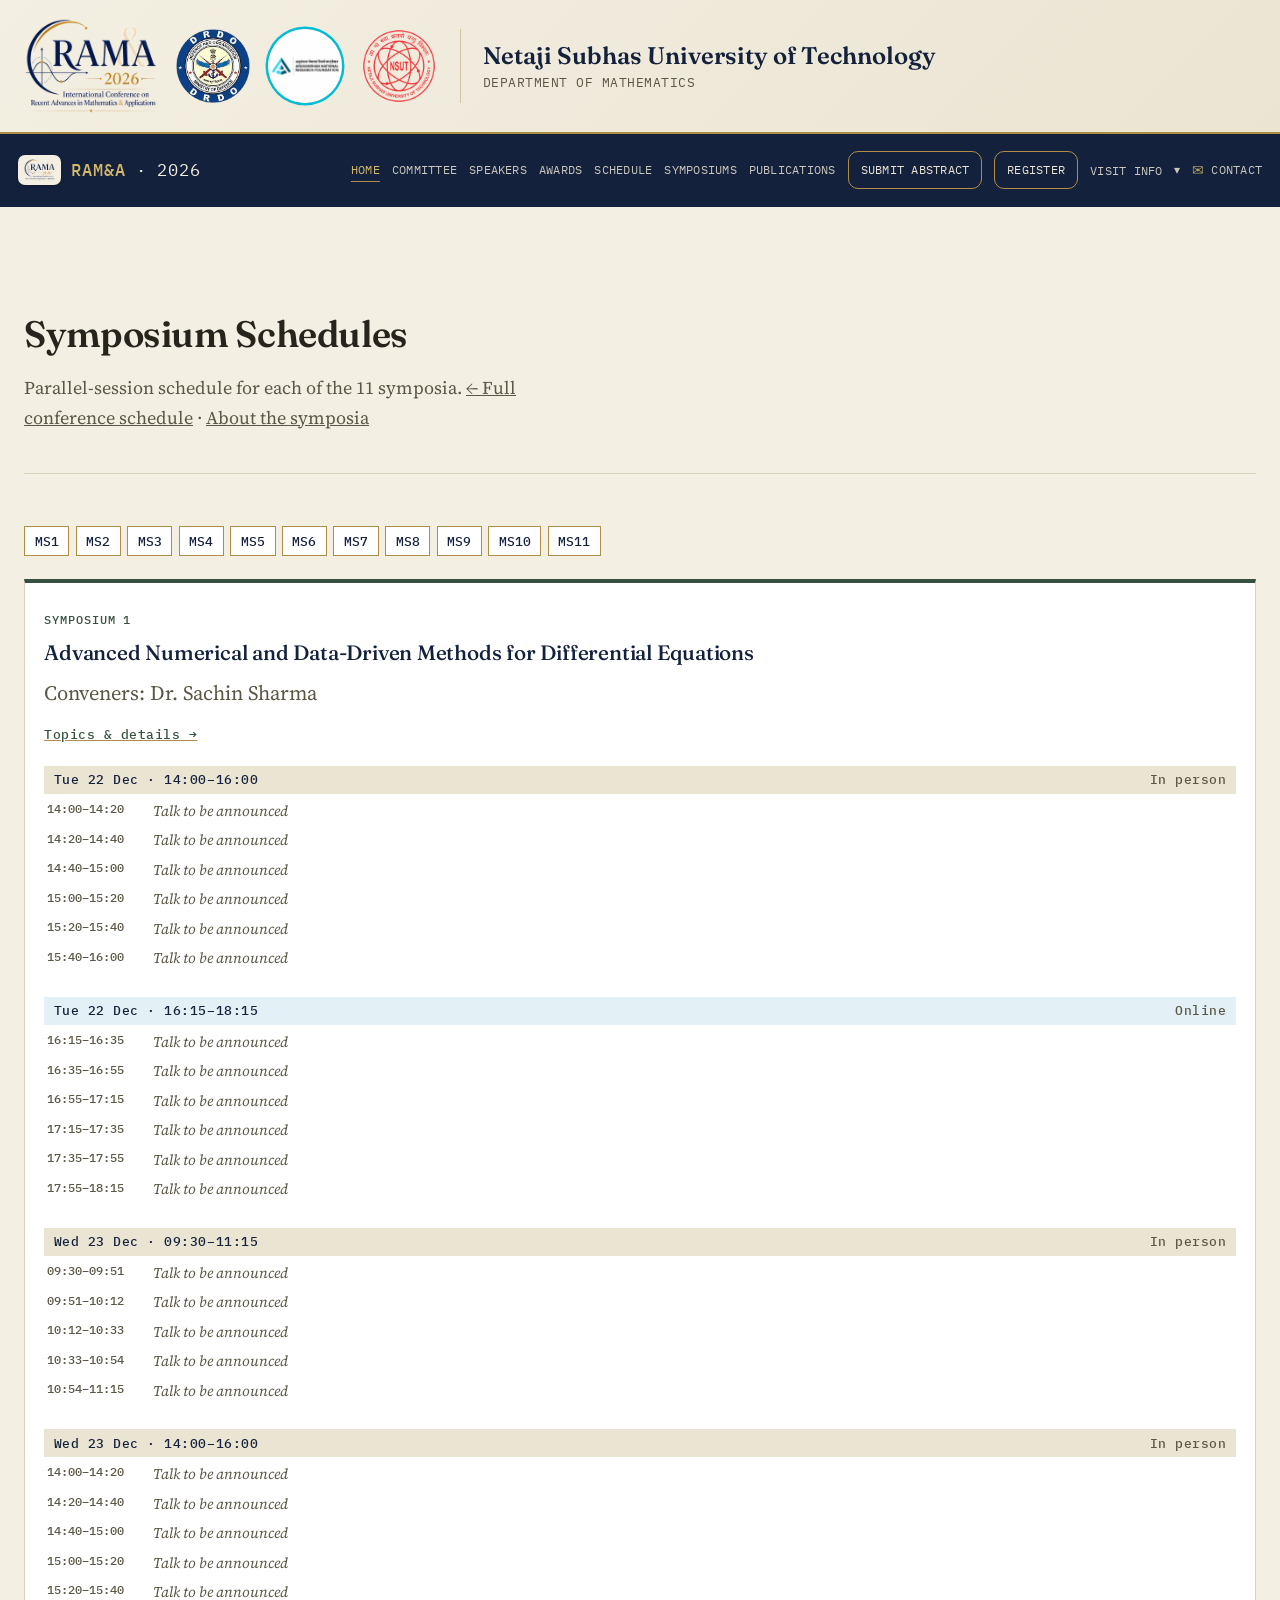
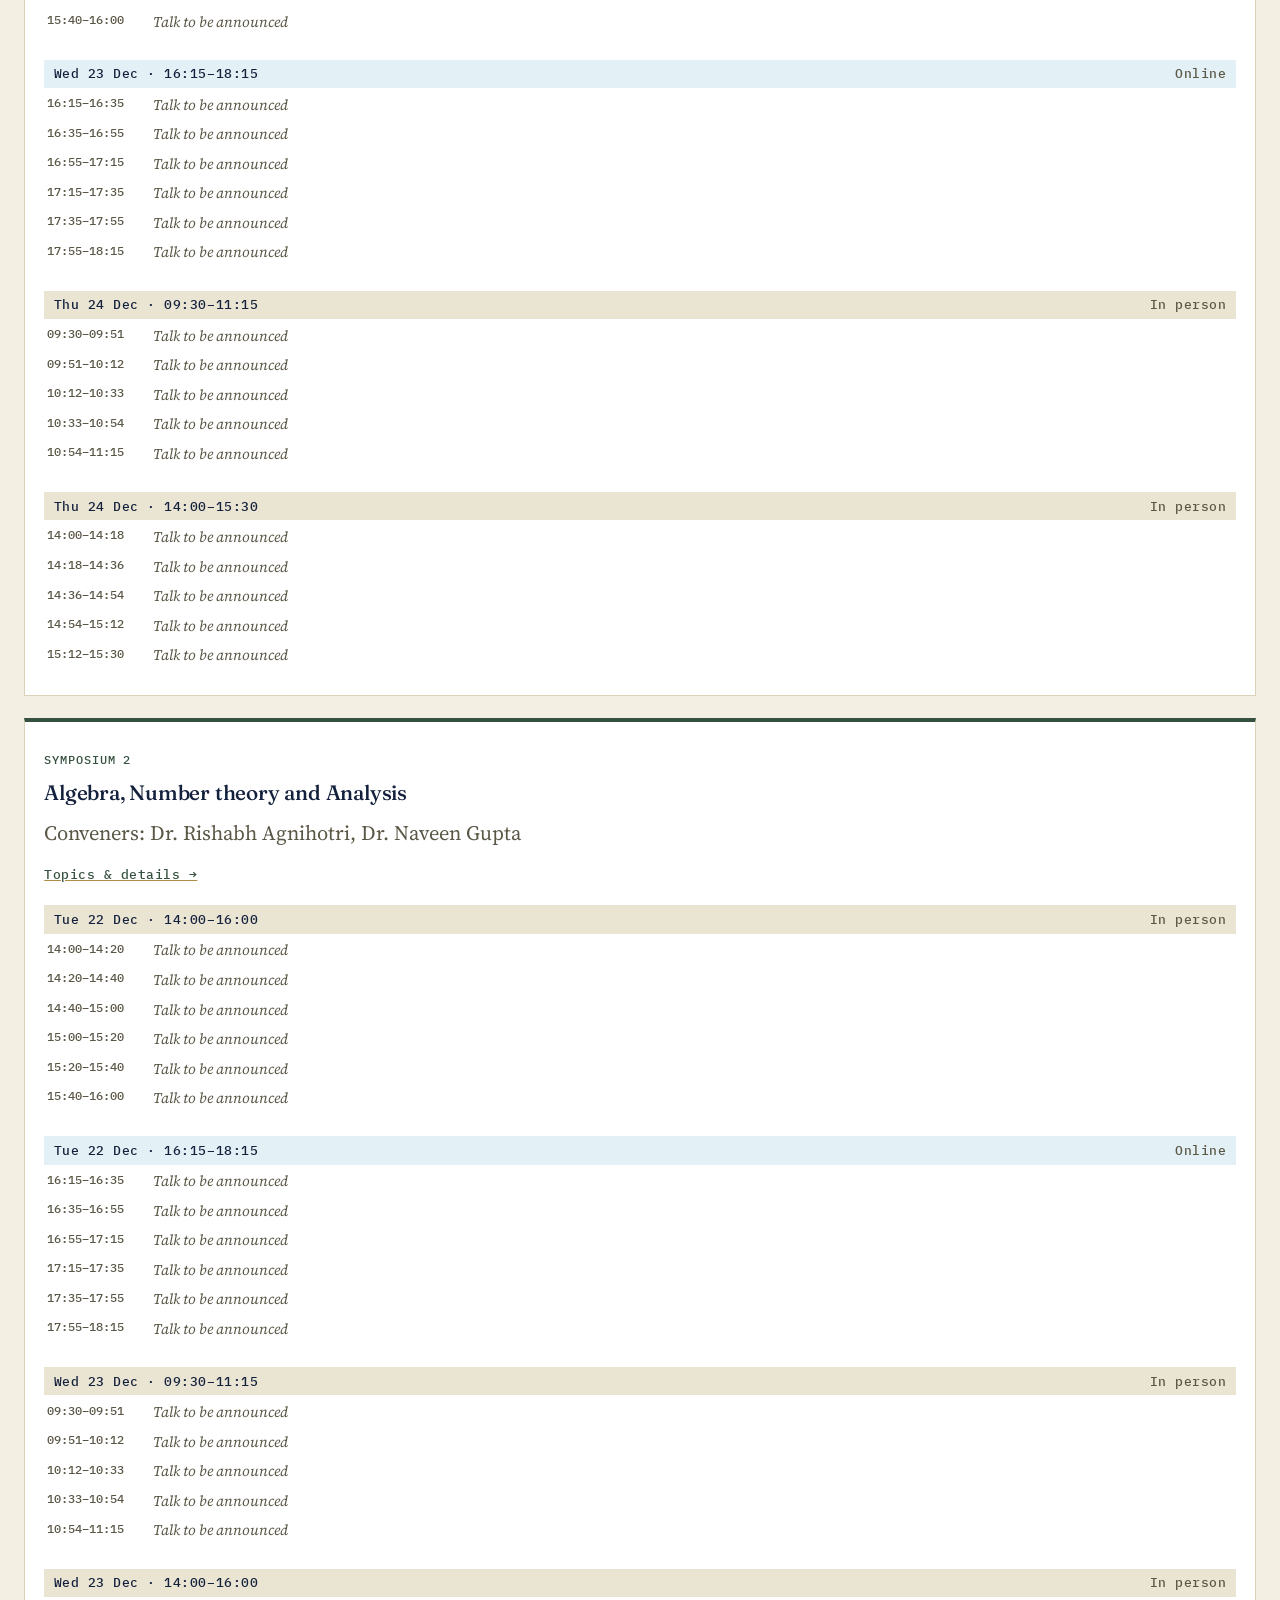
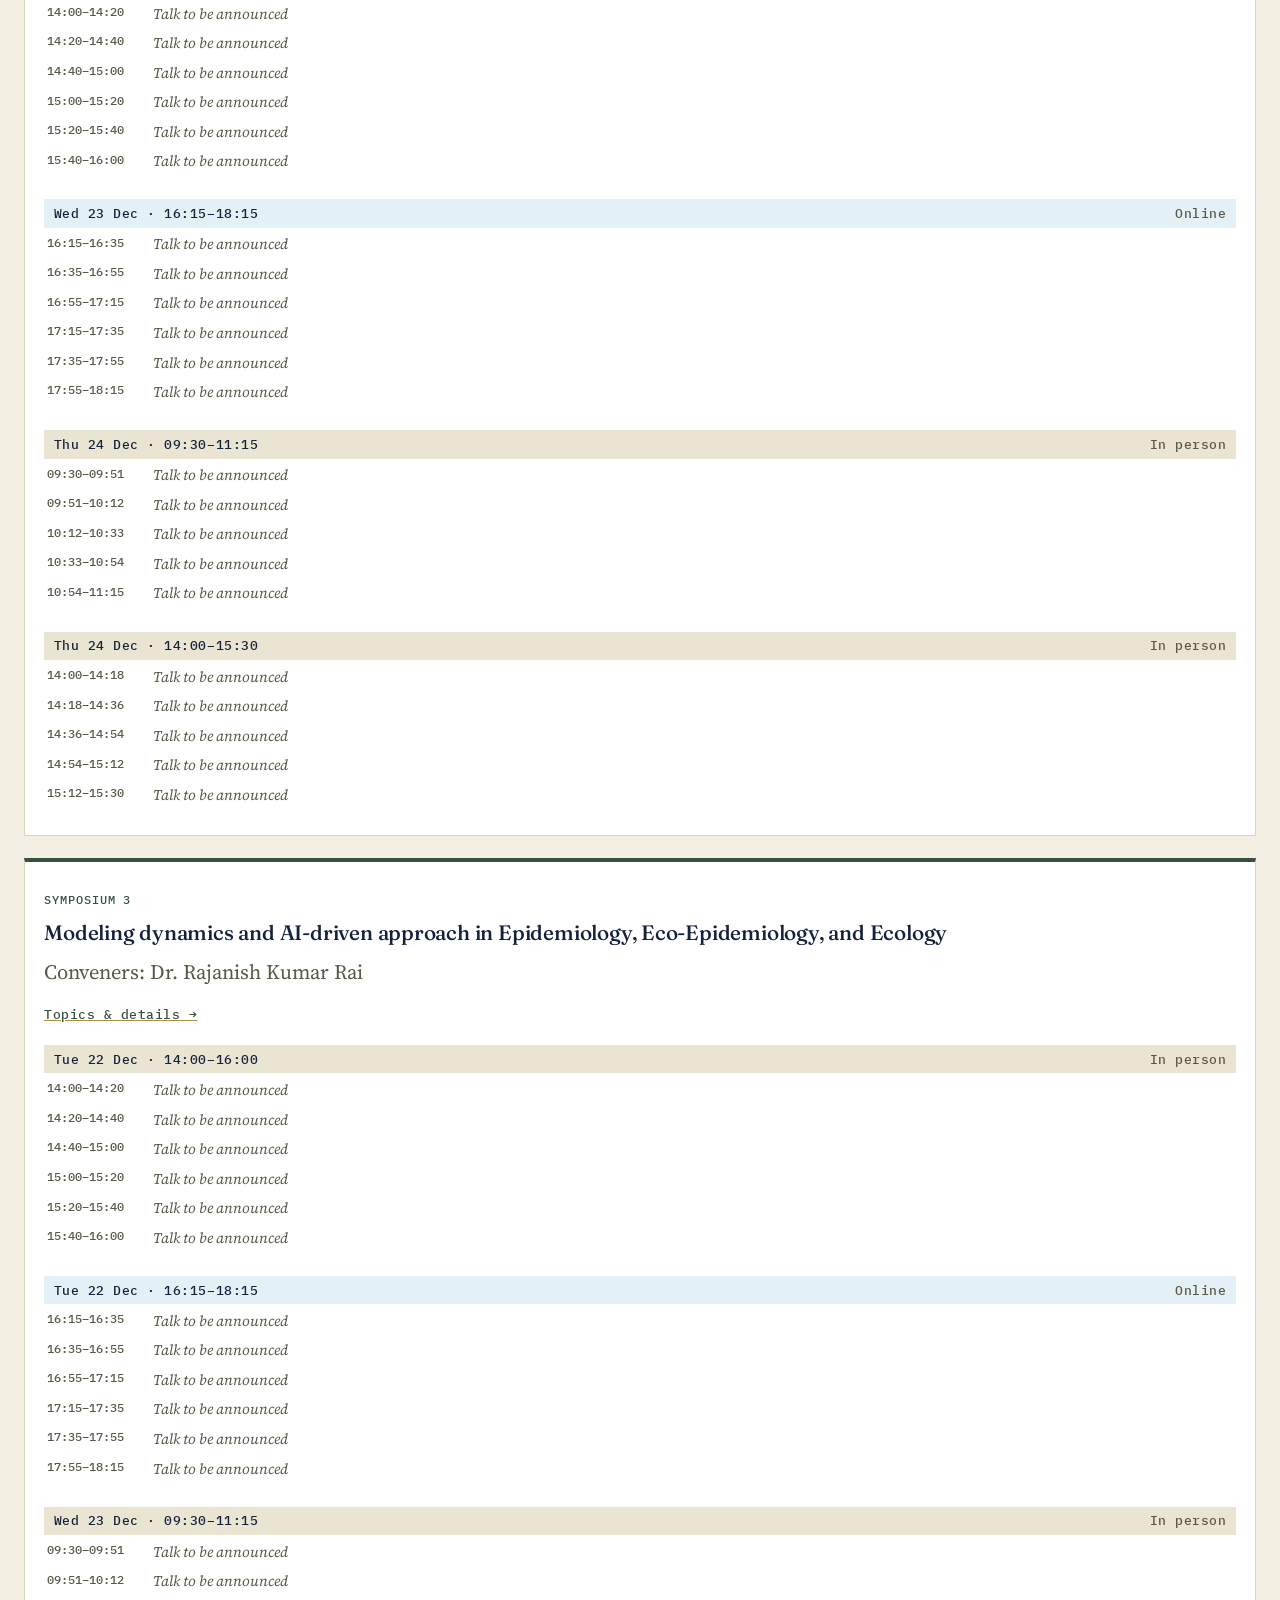
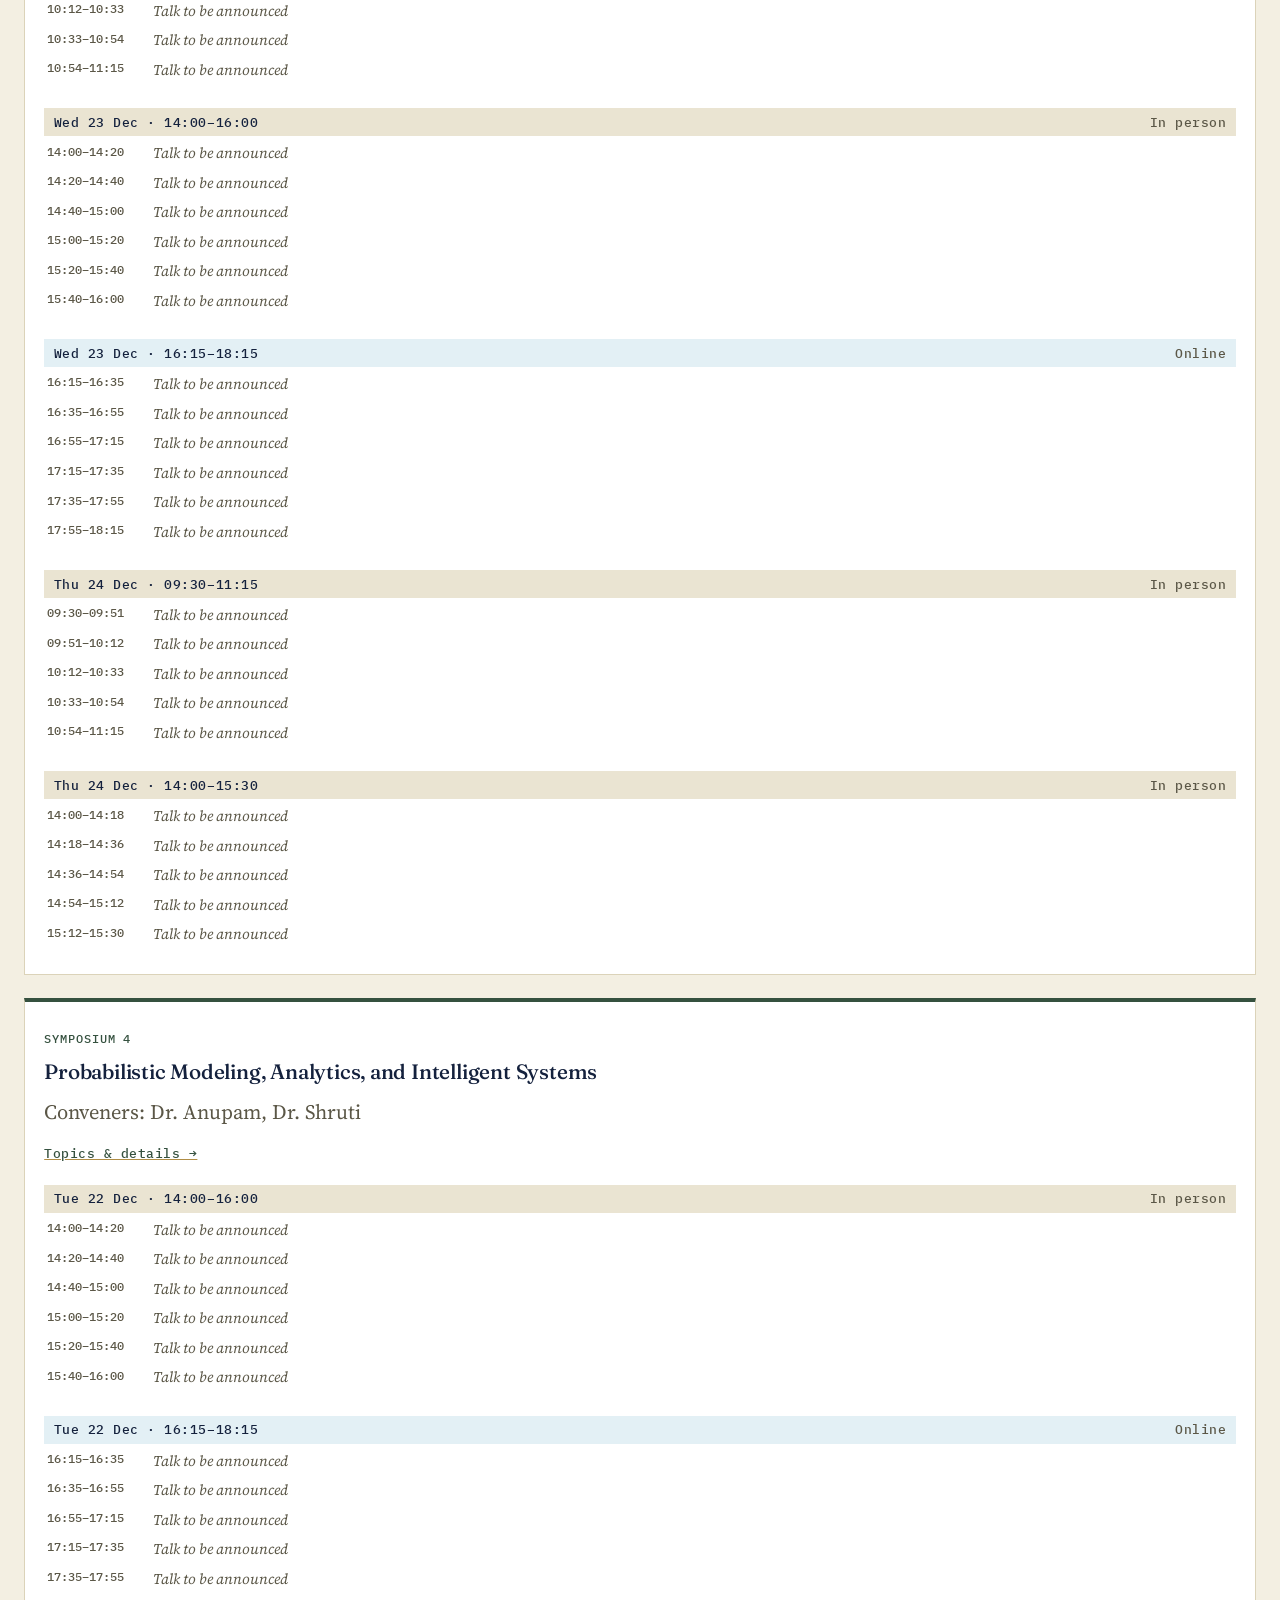
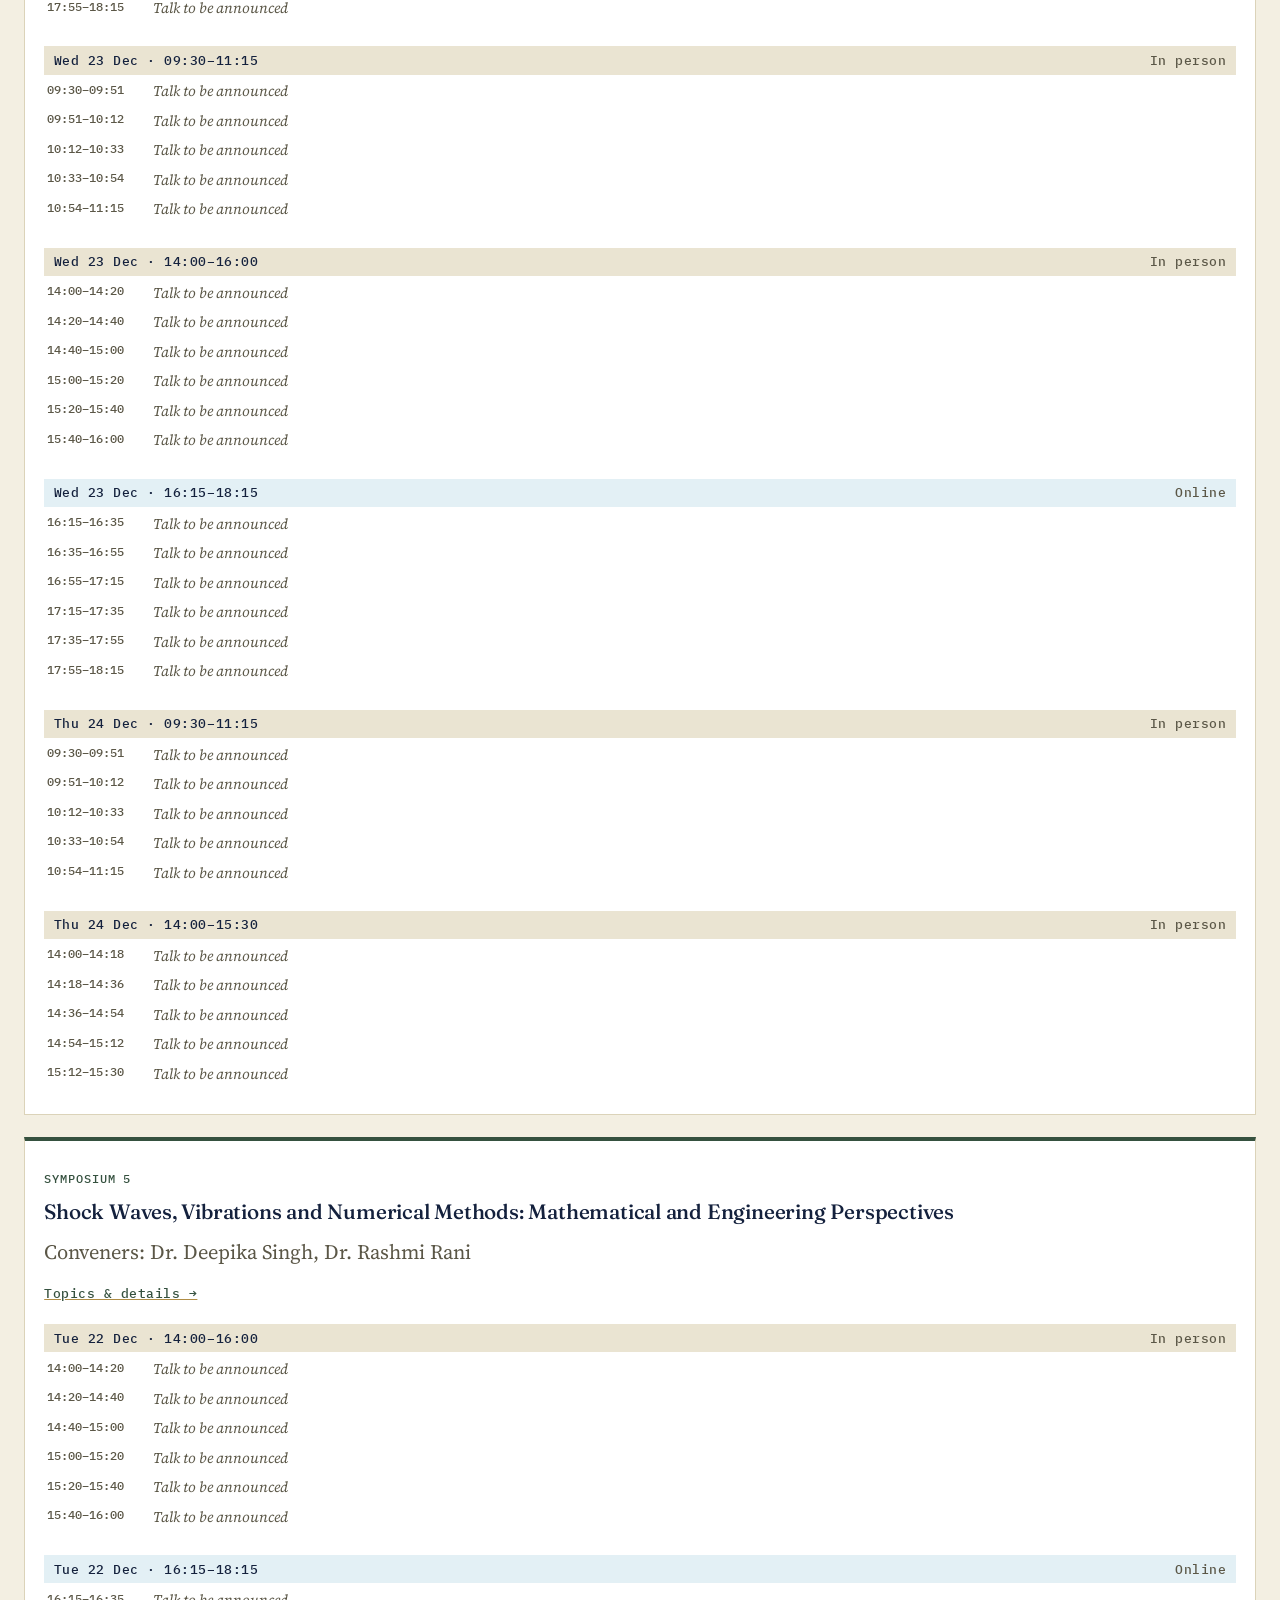
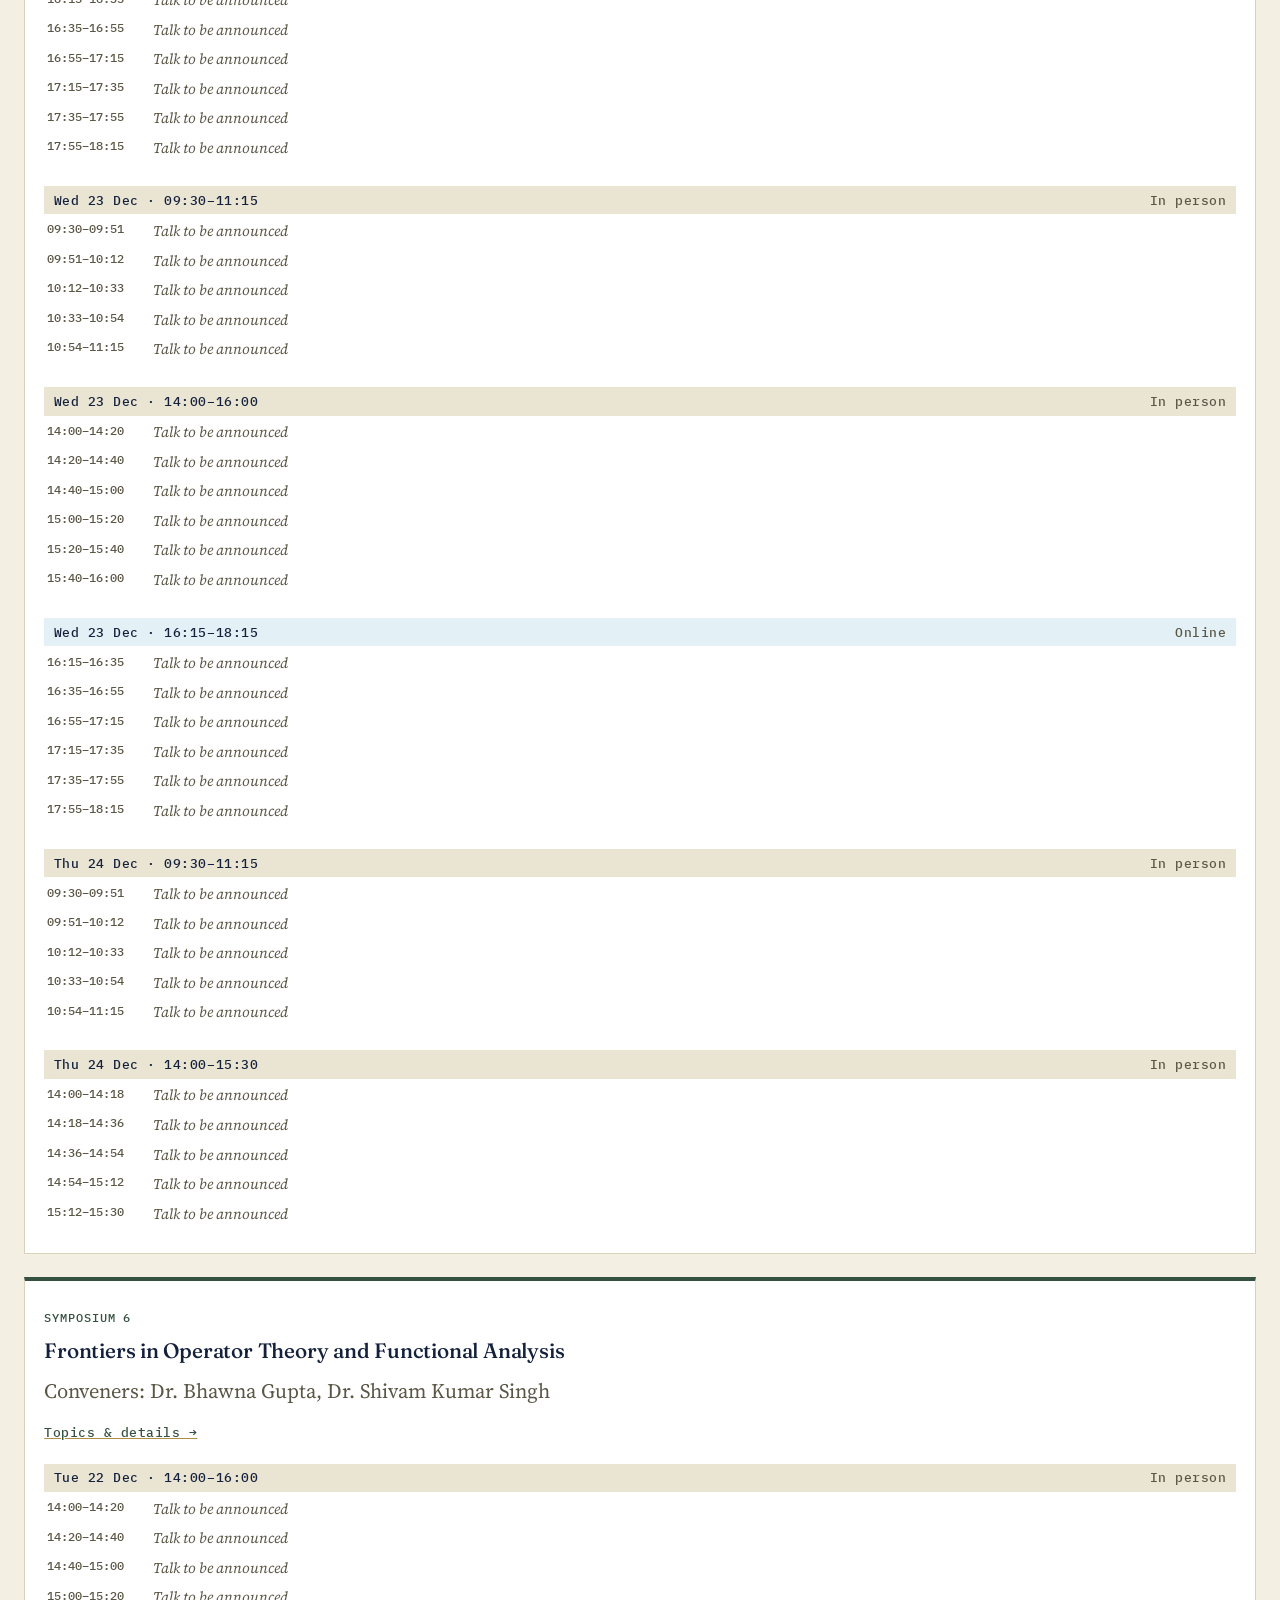
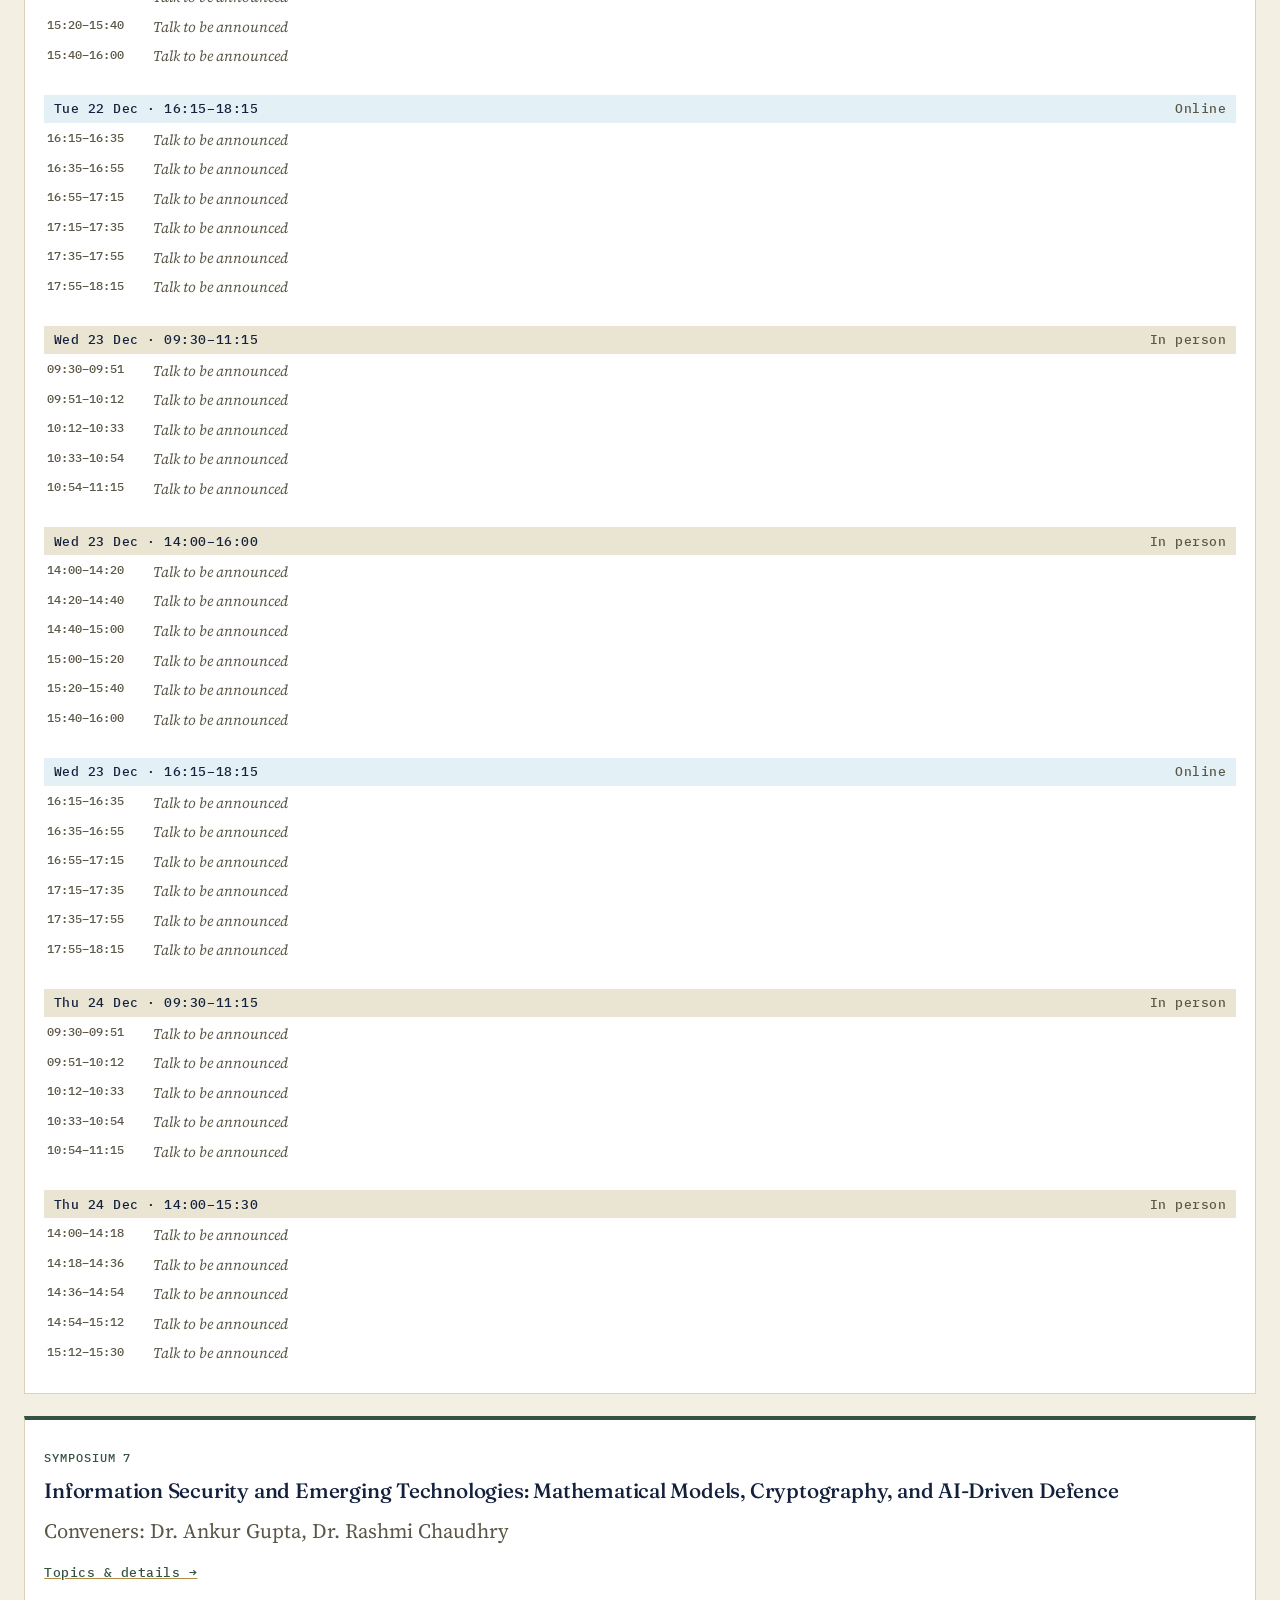
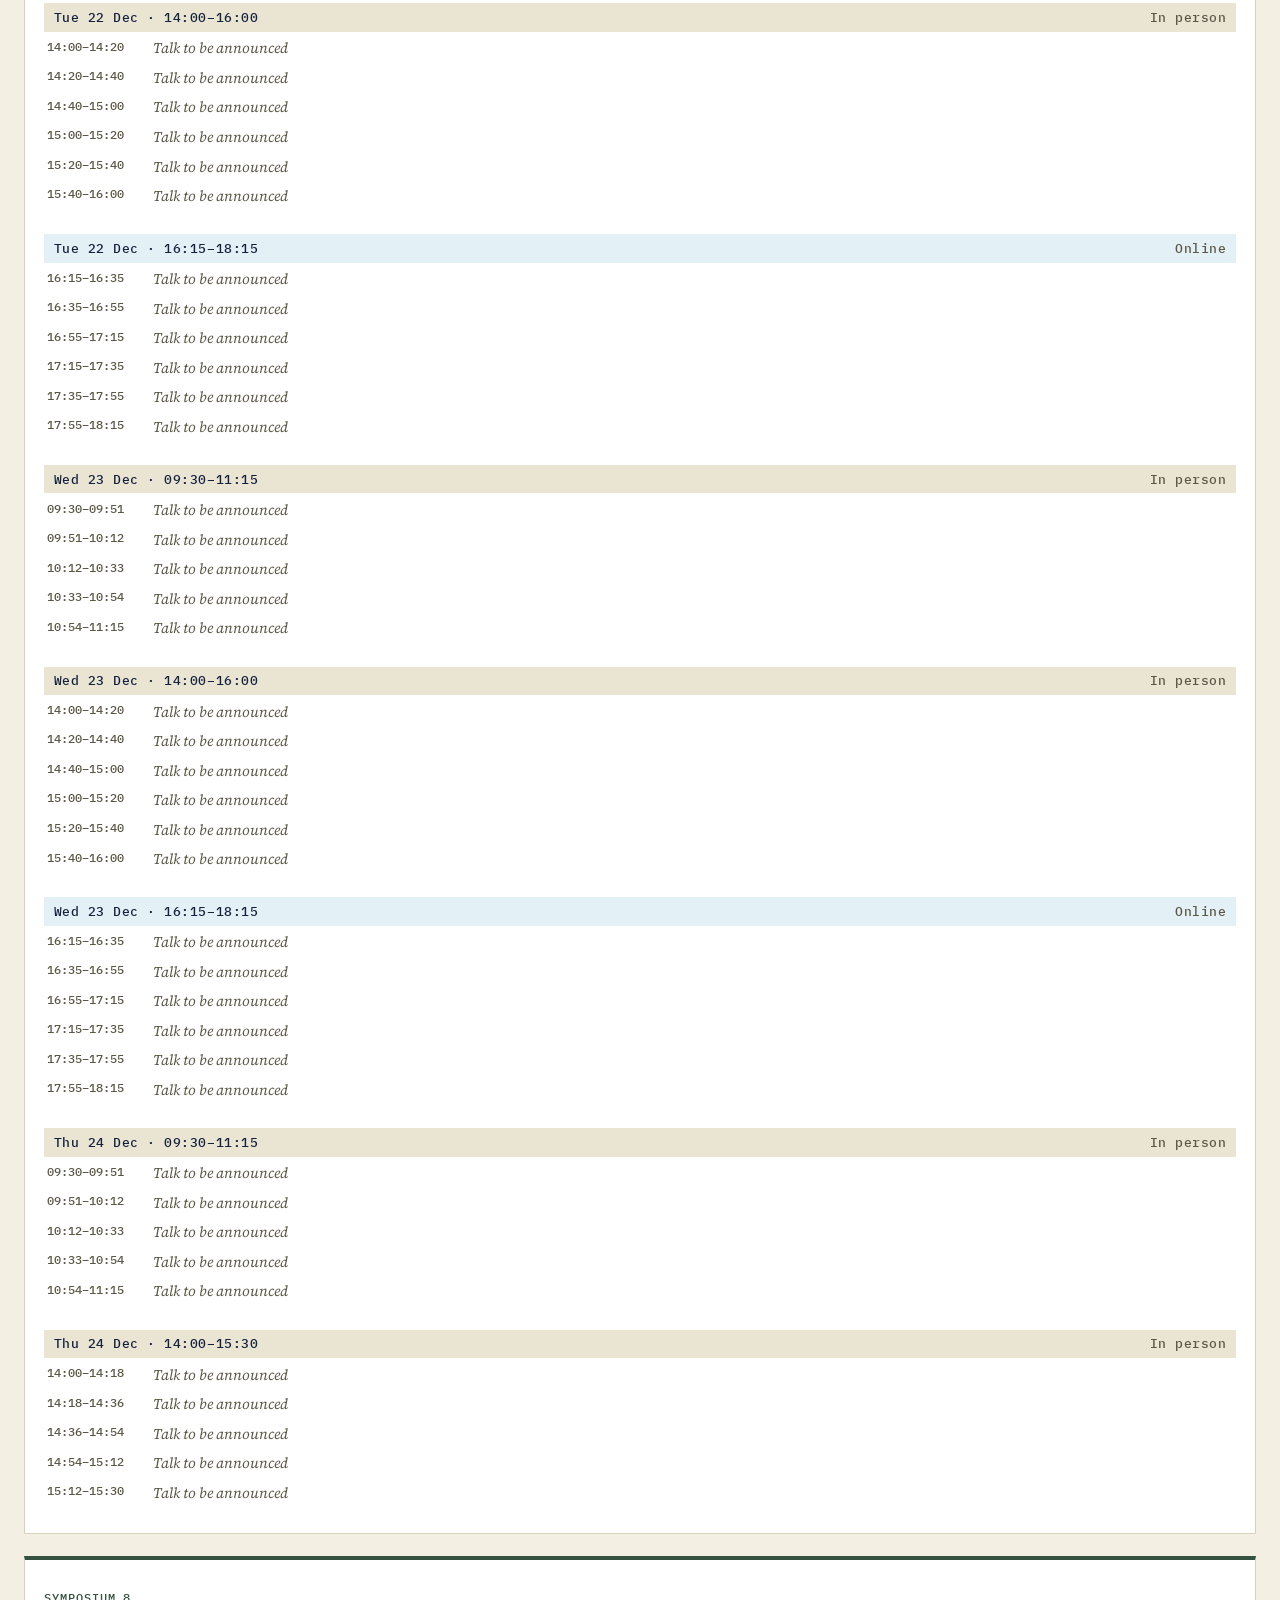
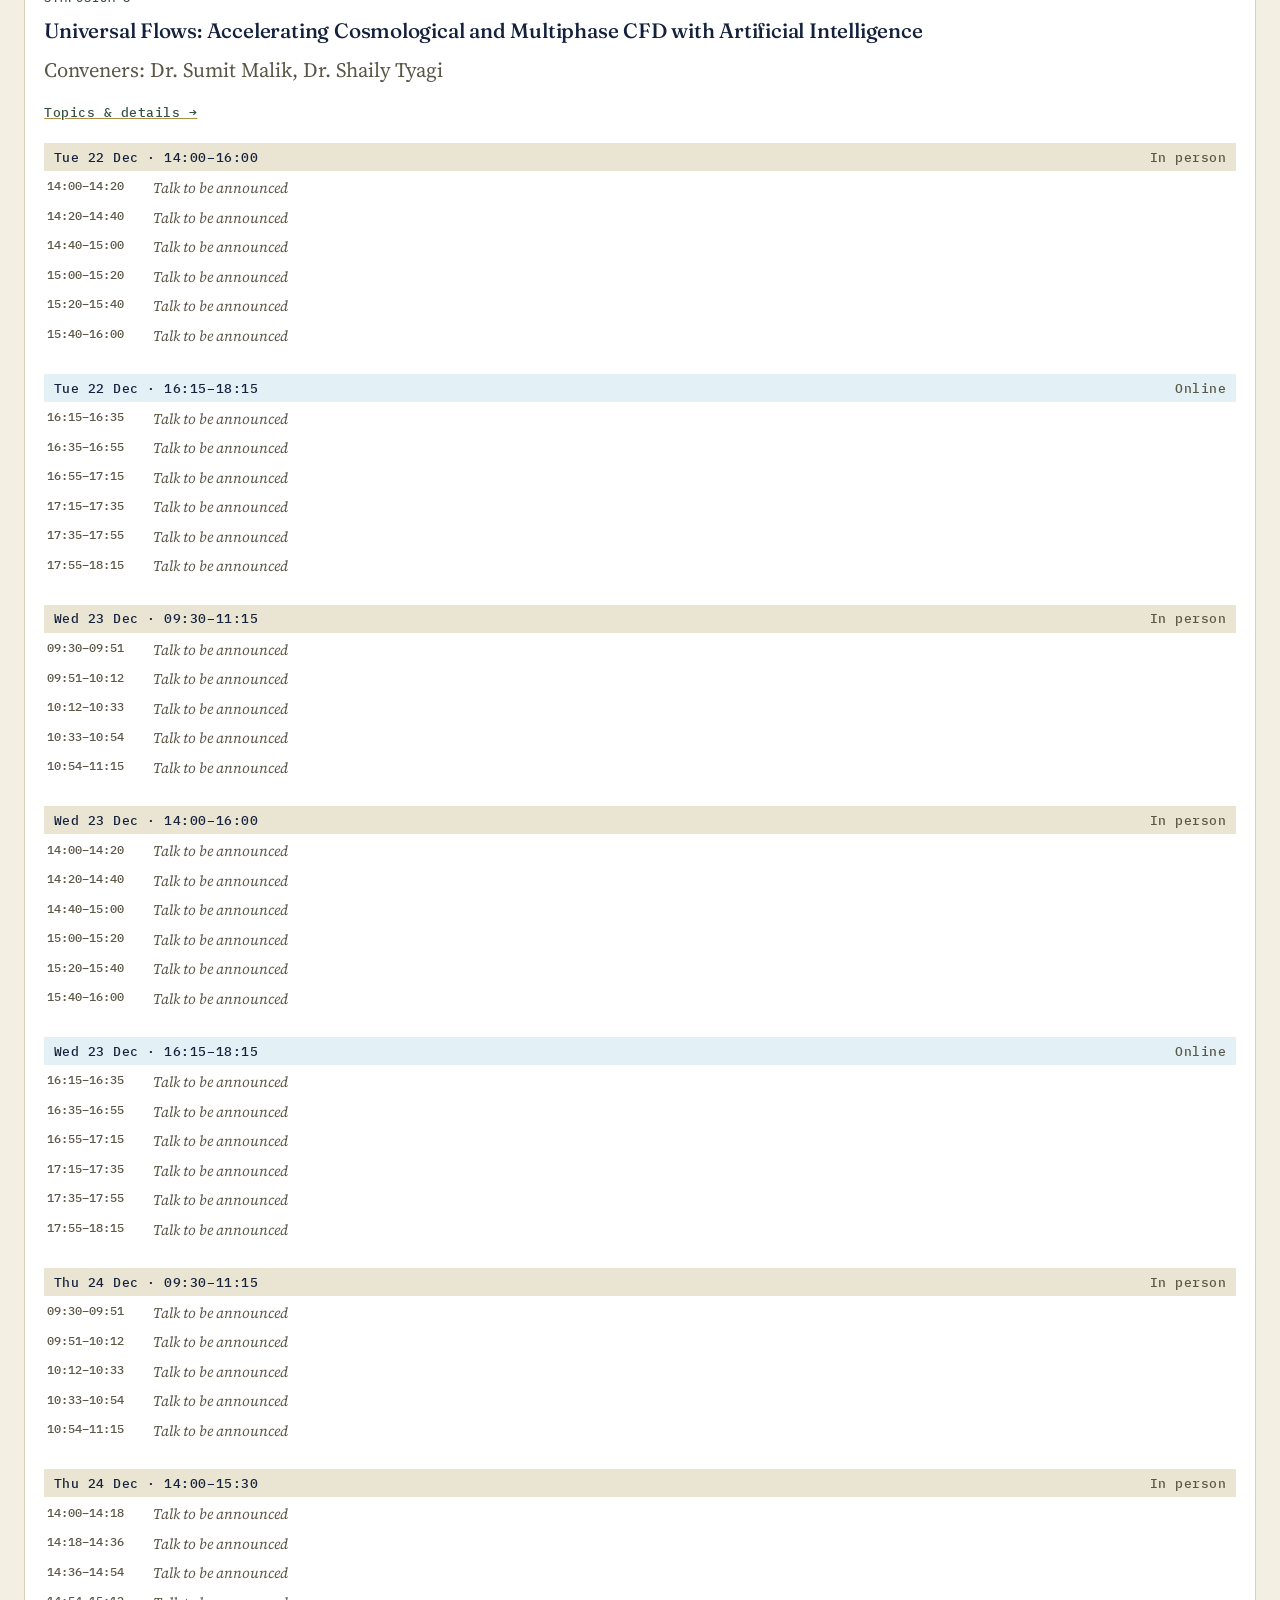
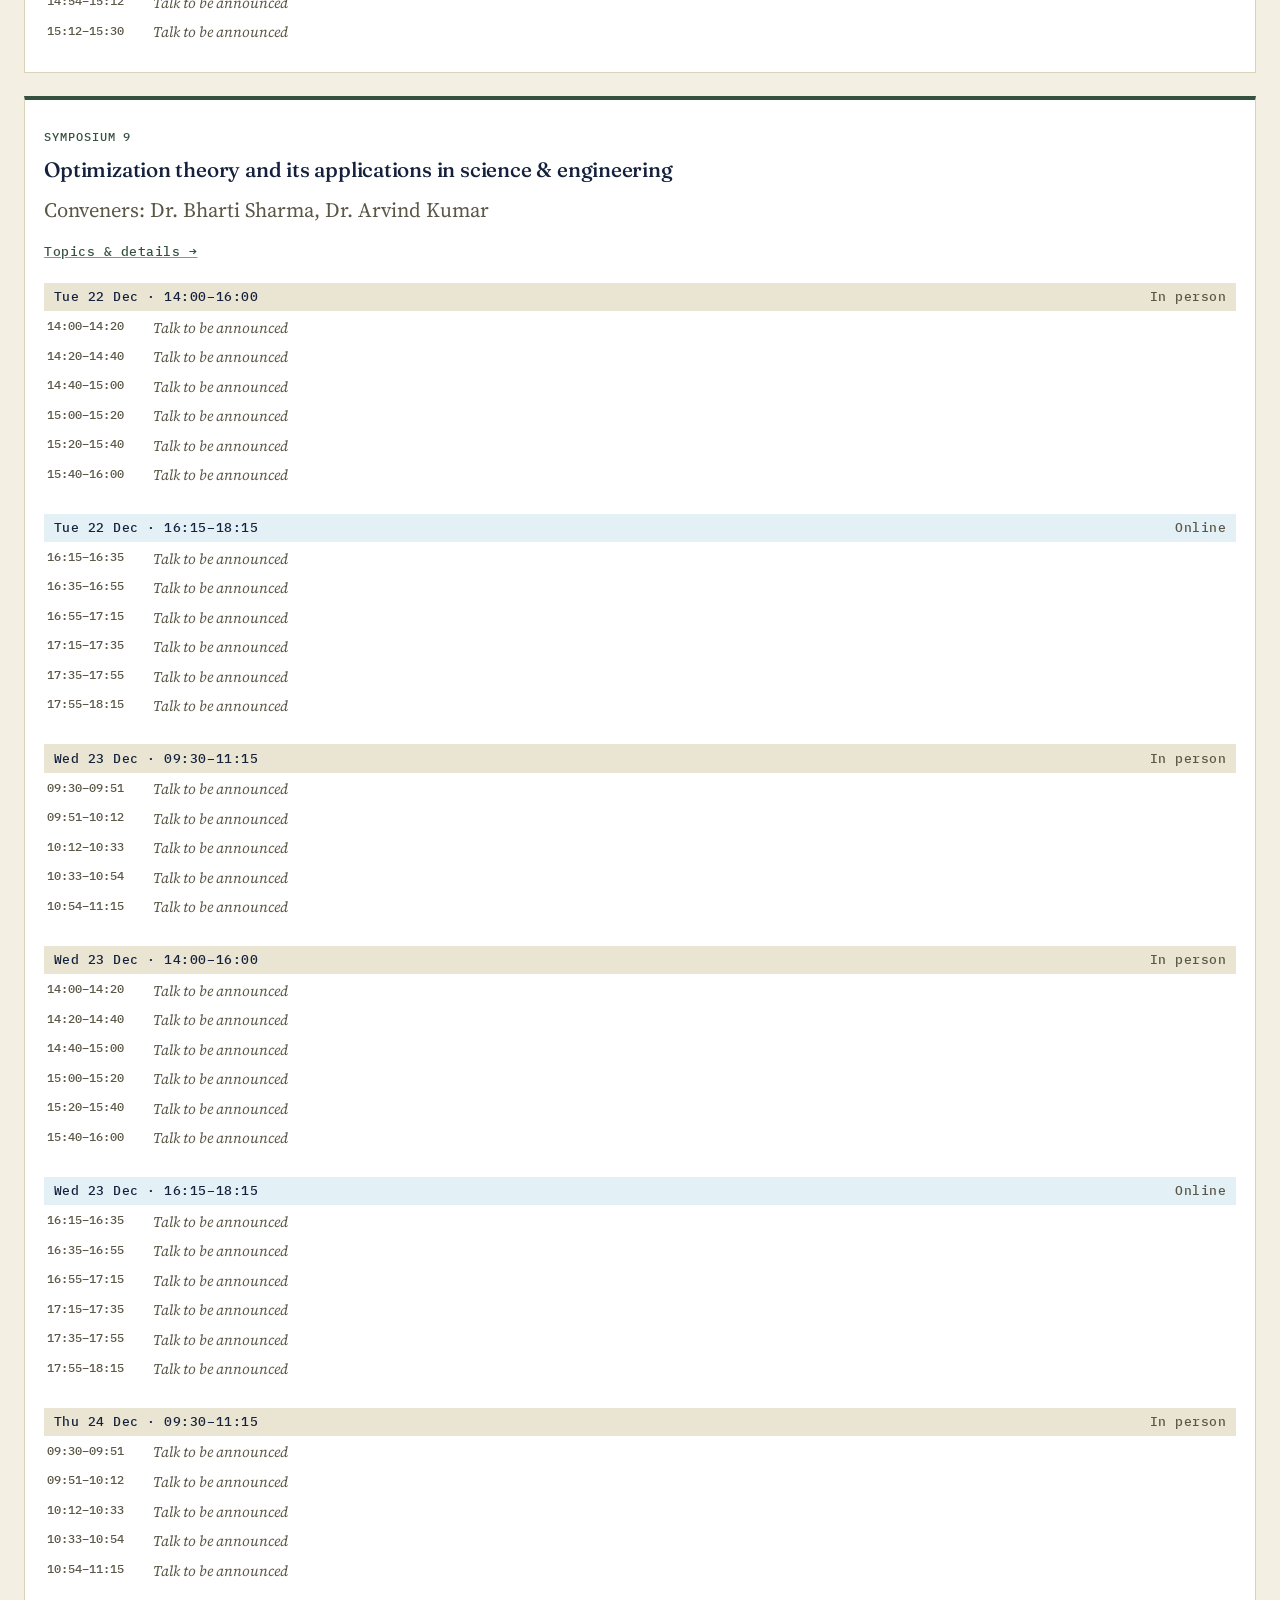
<file: symposium-schedule.html>
<!DOCTYPE html>

<html lang="en">
<head>
<meta name="viewport" content="width=device-width, initial-scale=1.0">
<meta charset="utf-8"/>
<meta content="width=device-width, initial-scale=1.0" name="viewport"/>
<title>Symposium Schedules — RAM&amp;A 2026 | NSUT, New Delhi</title>
<link href="attractions-embedded-png-1.png" rel="icon" type="image/png"/>
<link href="https://fonts.googleapis.com" rel="preconnect"/>
<link crossorigin="" href="https://fonts.gstatic.com" rel="preconnect"/>
<link href="https://fonts.googleapis.com/css2?family=Fraunces:ital,opsz,wght@0,9..144,300;0,9..144,500;0,9..144,600;1,9..144,300;1,9..144,400&amp;family=Source+Serif+4:opsz,wght@8..60,400;8..60,500;8..60,600&amp;family=IBM+Plex+Mono:wght@400;500&amp;display=swap" rel="stylesheet"/>
<link href="styles.css" rel="stylesheet"/>
<link href="favicon-16x16.png" rel="icon" sizes="16x16" type="image/png"/>
<link href="favicon-32x32.png" rel="icon" sizes="32x32" type="image/png"/>
<link href="apple-touch-icon.png" rel="apple-touch-icon" sizes="180x180"/>
<meta content="Session-wise schedule for each parallel symposium at RAM&amp;A 2026, December 22–24, 2026 at NSUT, New Delhi." name="description"/><meta content="index, follow" name="robots"/><meta content="#14213D" name="theme-color"/><link href="https://rama2026.org/symposium-schedule.html" rel="canonical"/><meta content="Symposium Schedules — RAM&amp;A 2026 | NSUT, New Delhi" property="og:title"/><meta content="Explore the thematic symposiums at RAM&amp;A 2026, December 22–24, 2026 at NSUT, New Delhi, with titles, topics and conveners." property="og:description"/><meta content="https://rama2026.org/social-preview.jpg" property="og:image"/><meta content="1200" property="og:image:width"/><meta content="630" property="og:image:height"/><meta content="RAM&amp;A 2026 — International Conference on Recent Advances in Mathematics &amp; Applications" property="og:image:alt"/><meta content="https://rama2026.org/symposium-schedule.html" property="og:url"/><meta content="website" property="og:type"/><meta content="RAM&amp;A 2026" property="og:site_name"/><meta content="summary_large_image" name="twitter:card"/><meta content="Symposium Schedules — RAM&amp;A 2026 | NSUT, New Delhi" name="twitter:title"/><meta content="Explore the thematic symposiums at RAM&amp;A 2026, December 22–24, 2026 at NSUT, New Delhi, with titles, topics and conveners." name="twitter:description"/><meta content="https://rama2026.org/social-preview.jpg" name="twitter:image"/><meta content="RAM&amp;A 2026 — International Conference on Recent Advances in Mathematics &amp; Applications" name="twitter:image:alt"/><script type="application/ld+json">{
  "@context": "https://schema.org",
  "@type": "BreadcrumbList",
  "itemListElement": [
    {
      "@type": "ListItem",
      "position": 1,
      "name": "Home",
      "item": "https://rama2026.org/"
    },
    {
      "@type": "ListItem",
      "position": 2,
      "name": "Symposiums",
      "item": "https://rama2026.org/symposium-schedule.html"
    }
  ]
}</script></head>
<body class="inner-page">
<div class="top-banner">
<div class="top-banner-inner">
<div class="top-banner-logos">
<img alt="RAM&amp;A 2026 logo" class="tb-logo-rama" src="rama-logo.png" decoding="async">
<img alt="DRDO logo" class="tb-logo-drdo" src="drdo-logo.png" decoding="async">
<img alt="ANRF logo" class="tb-logo-anrf" src="anrf-logo.png" decoding="async">
<img alt="NSUT logo" class="tb-logo-nsut" src="attractions-embedded-png-3.png" decoding="async">
</div>
<div class="top-banner-divider"></div>
<div class="top-banner-text">
<div class="tb-uni-name">Netaji Subhas University of Technology</div>
<div class="tb-dept">Department of Mathematics</div>
</div>
</div>
</div><header class="site-nav">
<div class="nav-inner">
<a class="logo-home-link" href="index.html" aria-label="RAM&amp;A 2026 Home"><div class="logo">
<span class="logo-badge"><img alt="RAM&amp;A 2026 logo" class="logo-icon-img" src="rama-logo.png" decoding="async"></span>
<b>RAM&amp;A</b><span class="logo-separator" aria-hidden="true">·</span><span class="logo-year">2026</span>
    </div></a>
<nav class="links" id="navLinks">
<a data-page="home" href="index.html">Home</a>
<a data-page="committee" href="committee.html">Committee</a>
<a data-page="speakers" href="speakers.html">Speakers</a>
<a data-page="awards" href="awards.html">Awards</a>
<a data-page="schedule" href="schedule.html">Schedule</a>
<a data-page="symposiums" href="symposiums.html">Symposiums</a>
<a data-page="publications" href="publications.html">Publications</a>
<a class="nav-abstract" data-page="abstract" href="abstract-submission.html">Submit Abstract</a>
<a class="nav-cta" data-page="register" href="register.html">Register</a>
<div class="nav-dropdown" data-page-group="visit">
<button aria-expanded="false" aria-haspopup="true" class="nav-dropdown-toggle" type="button">Visit Info <span aria-hidden="true" class="dropdown-arrow">▾</span></button>
<div class="nav-dropdown-menu">
<a data-page="venue" href="venue.html">Venue</a>
<a data-page="sightseeing" href="attractions.html">Sightseeing</a>
</div>
</div>
<a class="nav-contact" data-page="contact" href="contact.html"><span aria-hidden="true" class="nav-contact-icon">✉</span> Contact</a>
</nav>
<button aria-expanded="false" aria-label="Toggle navigation menu" class="menu-toggle" id="menuToggle">
<span></span><span></span><span></span>
</button>
</div>
</header><section id="symposium-schedule"><div class="wrap">
<div class="section-head"><div><h2>Symposium Schedules</h2><p>Parallel-session schedule for each of the 11 symposia. <a href="schedule.html">← Full conference schedule</a> · <a href="symposiums.html">About the symposia</a></p></div></div>
<nav class="ss-chips" id="ss-chips" aria-label="Jump to a symposium"></nav>
<div id="ss-list"><noscript><p>Please enable JavaScript to view the symposium schedules.</p></noscript></div>
</div></section><button aria-label="Back to top" class="back-to-top" id="backToTop" type="button">↑<span>Top</span></button>
<footer>
<div class="wrap">
<div class="footer-grid">
<div class="footer-brand">
<div class="logo">
<span class="logo-badge"><span class="logo-icon"><img alt="RAM&amp;A logo" class="logo-icon-img" src="rama-logo.png" decoding="async"></span></span>
<b>RAM&amp;A</b><span class="logo-separator" aria-hidden="true">·</span><span class="logo-year">2026</span>
        </div>
<p class="footer-tagline">Bringing together mathematicians from India and around the world to advance pure and applied mathematics. Join us in New Delhi for three days of keynotes, contributed talks, and new collaborations.</p>
</div>
<div class="footer-col">
<h4>Quick Links</h4>
<nav class="footer-links">
<a href="index.html">Home</a>
<a href="committee.html">Committee</a>
<a href="speakers.html">Speakers</a>
<a href="awards.html">Awards</a>
<a href="schedule.html">Schedule</a>
<a href="symposiums.html">Symposiums</a>
<a href="publications.html">Publications</a>
</nav>
</div>
<div class="footer-col">
<h4>Conference</h4>
<nav class="footer-links">
<a href="abstract-submission.html">Submit Abstract</a>
<a href="register.html">Register</a>
<a href="venue.html">Venue</a>
<a href="attractions.html">Sightseeing</a>
</nav>
</div>
<div class="footer-col footer-contact-col">
<h4>Contact</h4>
<p>Department of Mathematics<br/>Netaji Subhas University of Technology<br/>New Delhi, India</p>
<a class="footer-email" href="mailto:rama2026@nsut.ac.in">rama2026@nsut.ac.in</a>
<p class="footer-conveners"><strong>Conveners</strong><br/>Dr. Sumita Dahiya (<a href="mailto:sumita.dahiya@nsut.ac.in">sumita.dahiya@nsut.ac.in</a>)<br/>Dr. Bhawna Gupta (<a href="mailto:bhawna.gupta@nsut.ac.in">bhawna.gupta@nsut.ac.in</a>)</p>
</div>
</div>
<div class="footer-bottom">
<span>© 2026 RAM&amp;A — Department of Mathematics, Netaji Subhas University of Technology. All rights reserved.</span>
<span>RAM&amp;A 2026 · New Delhi</span>
</div>
</div>
</footer><script defer src="schedule-data.js"></script><script defer src="schedule.js"></script><script defer="True" src="site.js"></script><script defer src="performance.js"></script>
</body>
</html>
</file>
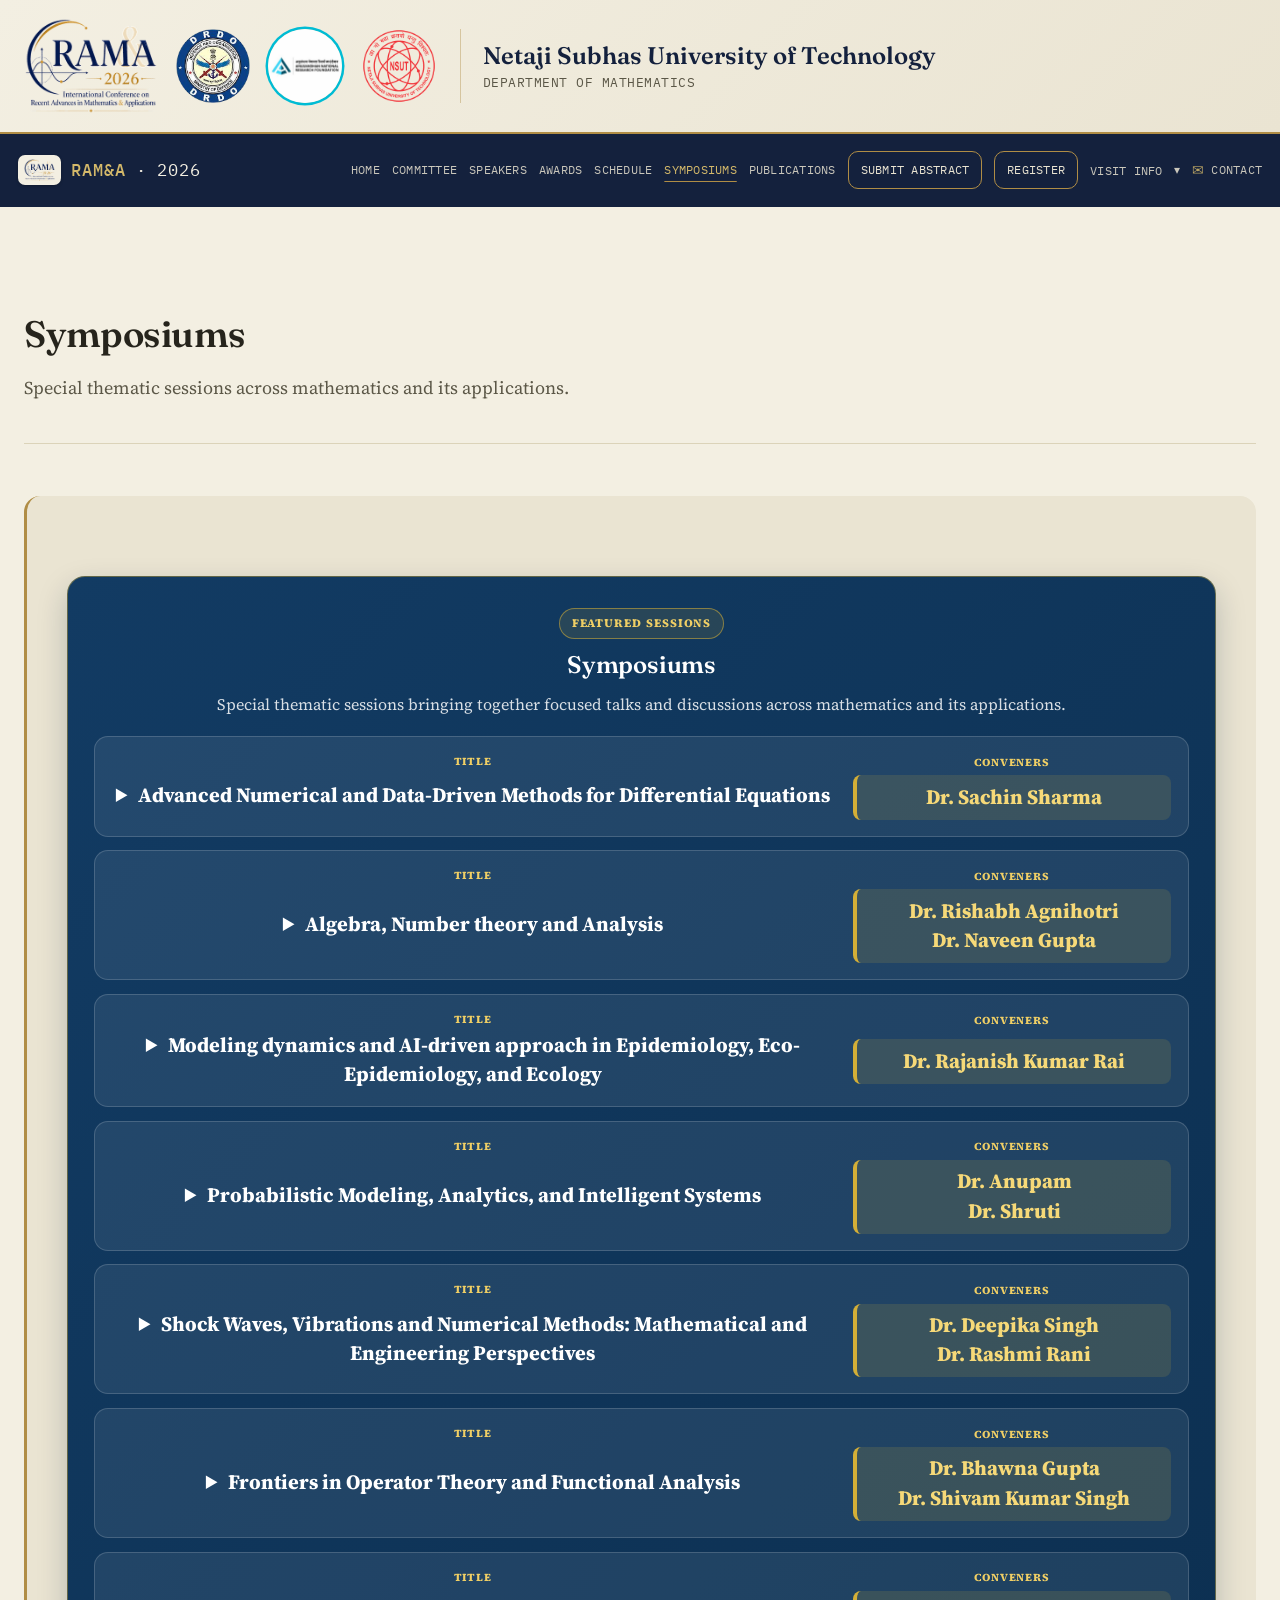
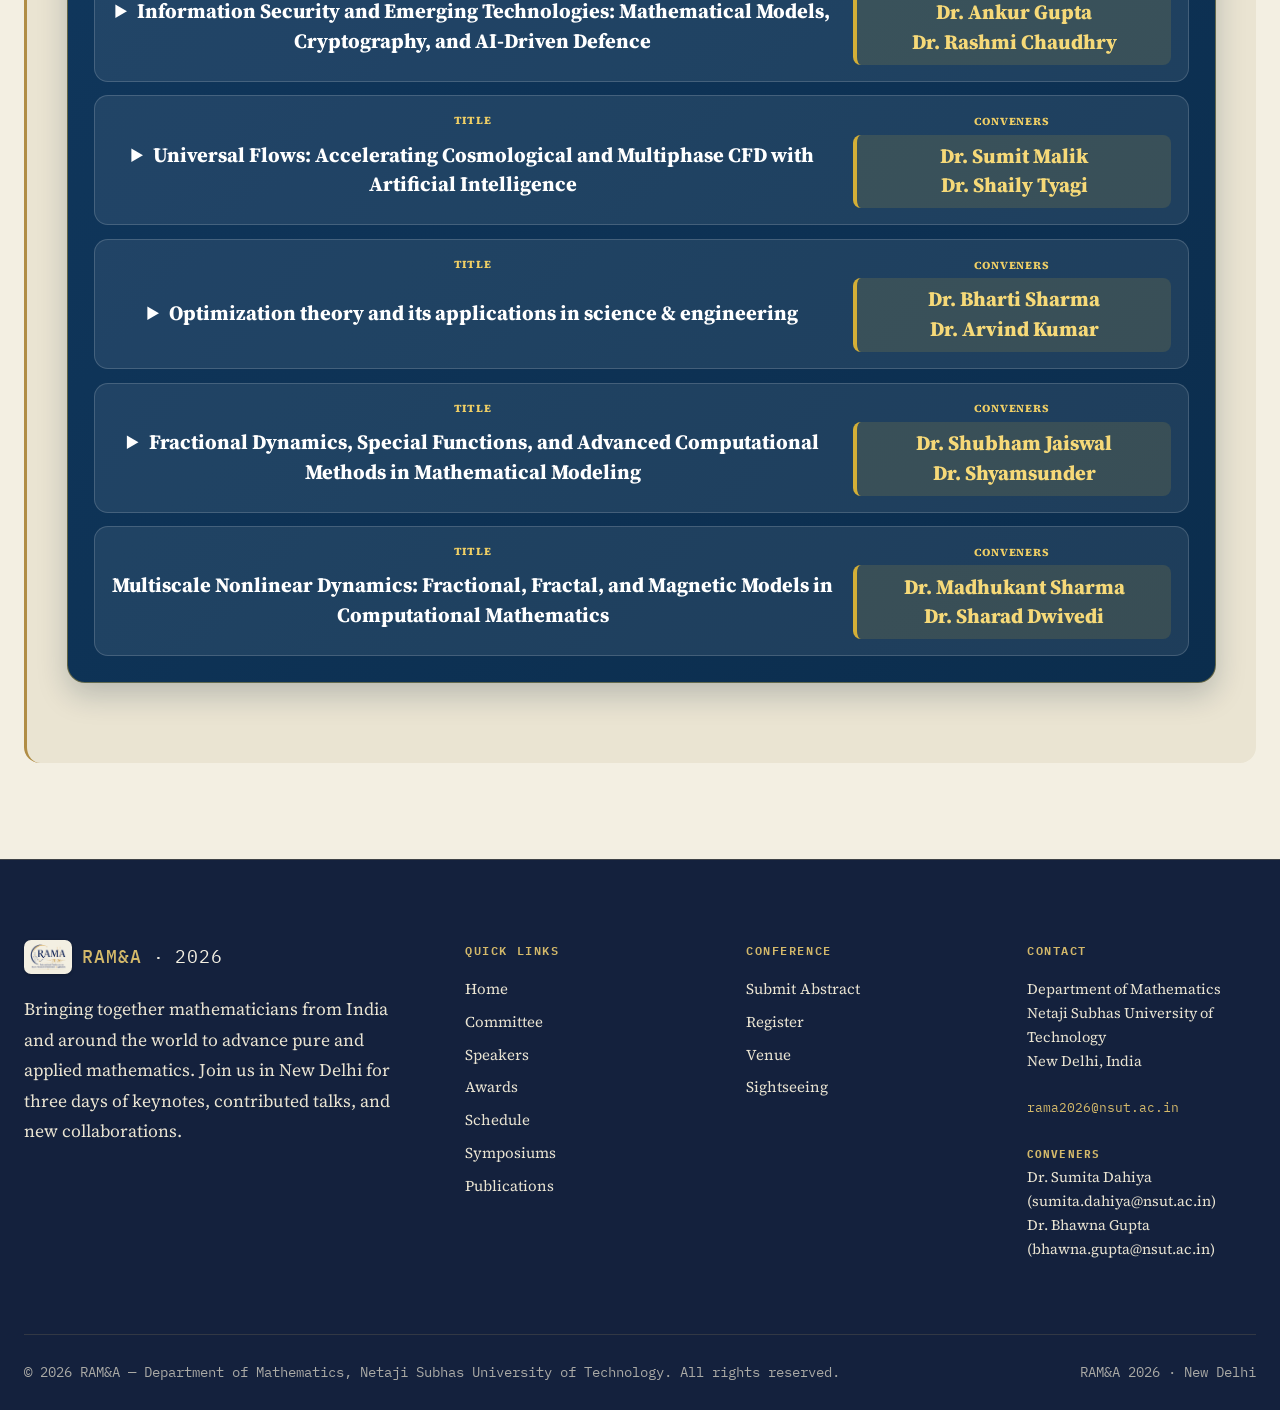
<file: symposiums.html>
<!DOCTYPE html>

<html lang="en">
<head>
<meta name="viewport" content="width=device-width, initial-scale=1.0">
<meta charset="utf-8"/>
<meta content="width=device-width, initial-scale=1.0" name="viewport"/>
<title>Symposiums — RAM&amp;A 2026 | NSUT, New Delhi</title>
<link href="attractions-embedded-png-1.png" rel="icon" type="image/png"/>
<link href="https://fonts.googleapis.com" rel="preconnect"/>
<link crossorigin="" href="https://fonts.gstatic.com" rel="preconnect"/>
<link href="https://fonts.googleapis.com/css2?family=Fraunces:ital,opsz,wght@0,9..144,300;0,9..144,500;0,9..144,600;1,9..144,300;1,9..144,400&amp;family=Source+Serif+4:opsz,wght@8..60,400;8..60,500;8..60,600&amp;family=IBM+Plex+Mono:wght@400;500&amp;display=swap" rel="stylesheet"/>
<link href="styles.css" rel="stylesheet"/>
<link href="favicon-16x16.png" rel="icon" sizes="16x16" type="image/png"/>
<link href="favicon-32x32.png" rel="icon" sizes="32x32" type="image/png"/>
<link href="apple-touch-icon.png" rel="apple-touch-icon" sizes="180x180"/>
<meta content="Explore the thematic symposiums at RAM&amp;A 2026, December 22–24, 2026 at NSUT, New Delhi, with titles, topics and conveners." name="description"/><meta content="index, follow" name="robots"/><meta content="#14213D" name="theme-color"/><link href="https://rama2026.org/symposiums.html" rel="canonical"/><meta content="Symposiums — RAM&amp;A 2026 | NSUT, New Delhi" property="og:title"/><meta content="Explore the thematic symposiums at RAM&amp;A 2026, December 22–24, 2026 at NSUT, New Delhi, with titles, topics and conveners." property="og:description"/><meta content="https://rama2026.org/social-preview.jpg" property="og:image"/><meta content="1200" property="og:image:width"/><meta content="630" property="og:image:height"/><meta content="RAM&amp;A 2026 — International Conference on Recent Advances in Mathematics &amp; Applications" property="og:image:alt"/><meta content="https://rama2026.org/symposiums.html" property="og:url"/><meta content="website" property="og:type"/><meta content="RAM&amp;A 2026" property="og:site_name"/><meta content="summary_large_image" name="twitter:card"/><meta content="Symposiums — RAM&amp;A 2026 | NSUT, New Delhi" name="twitter:title"/><meta content="Explore the thematic symposiums at RAM&amp;A 2026, December 22–24, 2026 at NSUT, New Delhi, with titles, topics and conveners." name="twitter:description"/><meta content="https://rama2026.org/social-preview.jpg" name="twitter:image"/><meta content="RAM&amp;A 2026 — International Conference on Recent Advances in Mathematics &amp; Applications" name="twitter:image:alt"/><script type="application/ld+json">{
  "@context": "https://schema.org",
  "@type": "BreadcrumbList",
  "itemListElement": [
    {
      "@type": "ListItem",
      "position": 1,
      "name": "Home",
      "item": "https://rama2026.org/"
    },
    {
      "@type": "ListItem",
      "position": 2,
      "name": "Symposiums",
      "item": "https://rama2026.org/symposiums.html"
    }
  ]
}</script></head>
<body class="inner-page">
<div class="top-banner">
<div class="top-banner-inner">
<div class="top-banner-logos">
<img alt="RAM&amp;A 2026 logo" class="tb-logo-rama" src="rama-logo.png" decoding="async">
<img alt="DRDO logo" class="tb-logo-drdo" src="drdo-logo.png" decoding="async">
<img alt="ANRF logo" class="tb-logo-anrf" src="anrf-logo.png" decoding="async">
<img alt="NSUT logo" class="tb-logo-nsut" src="attractions-embedded-png-3.png" decoding="async">
</div>
<div class="top-banner-divider"></div>
<div class="top-banner-text">
<div class="tb-uni-name">Netaji Subhas University of Technology</div>
<div class="tb-dept">Department of Mathematics</div>
</div>
</div>
</div><header class="site-nav">
<div class="nav-inner">
<a class="logo-home-link" href="index.html" aria-label="RAM&amp;A 2026 Home"><div class="logo">
<span class="logo-badge"><img alt="RAM&amp;A 2026 logo" class="logo-icon-img" src="rama-logo.png" decoding="async"></span>
<b>RAM&amp;A</b><span class="logo-separator" aria-hidden="true">·</span><span class="logo-year">2026</span>
    </div></a>
<nav class="links" id="navLinks">
<a data-page="home" href="index.html">Home</a>
<a data-page="committee" href="committee.html">Committee</a>
<a data-page="speakers" href="speakers.html">Speakers</a>
<a data-page="awards" href="awards.html">Awards</a>
<a data-page="schedule" href="schedule.html">Schedule</a>
<a data-page="symposiums" href="symposiums.html">Symposiums</a>
<a data-page="publications" href="publications.html">Publications</a>
<a class="nav-abstract" data-page="abstract" href="abstract-submission.html">Submit Abstract</a>
<a class="nav-cta" data-page="register" href="register.html">Register</a>
<div class="nav-dropdown" data-page-group="visit">
<button aria-expanded="false" aria-haspopup="true" class="nav-dropdown-toggle" type="button">Visit Info <span aria-hidden="true" class="dropdown-arrow">▾</span></button>
<div class="nav-dropdown-menu">
<a data-page="venue" href="venue.html">Venue</a>
<a data-page="sightseeing" href="attractions.html">Sightseeing</a>
</div>
</div>
<a class="nav-contact" data-page="contact" href="contact.html"><span aria-hidden="true" class="nav-contact-icon">✉</span> Contact</a>
</nav>
<button aria-expanded="false" aria-label="Toggle navigation menu" class="menu-toggle" id="menuToggle">
<span></span><span></span><span></span>
</button>
</div>
</header><section id="symposiums">
<div class="wrap">
<div class="section-head">
<div>
<h2>Symposiums</h2>
<p>Special thematic sessions across mathematics and its applications.</p>
</div>
</div>
<div class="schedule-tba reveal">

<div class="mini-symposiums" aria-labelledby="mini-symposiums-title">
  <div class="mini-symposiums-head">
    <div>
      <span class="mini-symposiums-kicker">Featured Sessions</span>
      <h3 id="mini-symposiums-title">Symposiums</h3>
      <p>Special thematic sessions bringing together focused talks and discussions across mathematics and its applications.</p>
    </div>
  </div>

  <div class="mini-symposium-list">
    <article class="mini-symposium-card">
      <div class="mini-symposium-title-label">Title</div>
      <details class="mini-symposium-topic sym-details"><summary>Advanced Numerical and Data-Driven Methods for Differential Equations</summary><ul class="sym-topics"><li>Computational Methods for Ordinary, Partial &amp; Fractional Differential Equations and Integral Equations:<ul class="sym-subtopics"><li>Finite Difference Method</li><li>Finite Element Method</li><li>Finite Volume Method</li><li>Spline Methods</li><li>Wavelet Methods</li><li>Spectral Methods</li><li>Collocation Methods</li><li>Mesh-less Methods and Radial Basis Function Methods</li><li>Data-Driven Methods (PINN, ANN, DGM, etc.)</li></ul></li></ul></details>
      <div class="mini-symposium-faculty-label">Conveners</div>
      <div class="mini-symposium-faculty">Dr. Sachin Sharma</div>
    </article>

    <article class="mini-symposium-card">
      <div class="mini-symposium-title-label">Title</div>
      <details class="mini-symposium-topic sym-details"><summary>Algebra, Number theory and Analysis</summary><ul class="sym-topics"><li>Algebraic structures, rings and groups</li><li>Number theory and Diophantine problems</li><li>Real, complex and harmonic analysis</li><li>Special functions and inequalities</li><li>Discrete mathematics and graph invariants</li><li>Mathematical structures in music and the arts</li></ul></details>
      <div class="mini-symposium-faculty-label">Conveners</div>
      <div class="mini-symposium-faculty"><span>Dr. Rishabh Agnihotri</span><span>Dr. Naveen Gupta</span></div>
    </article>

    <article class="mini-symposium-card">
      <div class="mini-symposium-title-label">Title</div>
      <details class="mini-symposium-topic sym-details"><summary>Modeling dynamics and AI-driven approach in Epidemiology, Eco-Epidemiology, and Ecology</summary><ul class="sym-topics"><li>Compartmental and stochastic epidemic models</li><li>Eco-epidemiological and predator–prey dynamics</li><li>Stability, bifurcation and persistence analysis</li><li>AI and data-driven forecasting of disease spread</li><li>Vaccination and intervention strategies</li><li>Mathematical modeling of biomedical and drug-delivery systems</li></ul></details>
      <div class="mini-symposium-faculty-label">Conveners</div>
      <div class="mini-symposium-faculty">Dr. Rajanish Kumar Rai</div>
    </article>

    <article class="mini-symposium-card">
      <div class="mini-symposium-title-label">Title</div>
      <details class="mini-symposium-topic sym-details"><summary>Probabilistic Modeling, Analytics, and Intelligent Systems</summary><ul class="sym-topics"><li>Probability, Stochastic Processes and Queueing Theory</li><li>Simulation, Modeling, and Statistical Analytics</li><li>Robust and Stochastic Optimization</li><li>Reliability, Quality, and Maintenance Engineering</li><li>Machine Learning and Data Science</li><li>Edge Computing, IoT, and Distributed Intelligence</li><li>Quantum Computing and Quantum Algorithms for Operations Research</li><li>Energy Systems, Smart Grids and Renewable Energy</li><li>Healthcare and Public Health Systems</li><li>Smart Cities, Urban Mobility and Transportation Systems</li><li>Soft Computing and Intelligent Optimization Techniques</li></ul></details>
      <div class="mini-symposium-faculty-label">Conveners</div>
      <div class="mini-symposium-faculty"><span>Dr. Anupam</span><span>Dr. Shruti</span></div>
    </article>

    <article class="mini-symposium-card">
      <div class="mini-symposium-title-label">Title</div>
      <details class="mini-symposium-topic sym-details"><summary>Shock Waves, Vibrations and Numerical Methods: Mathematical and Engineering Perspectives</summary><ul class="sym-topics"><li>Shock wave structure and propagation</li><li>Hyperbolic conservation laws</li><li>Gas dynamics and equations of state</li><li>Numerical schemes for compressible flows</li><li>Vibration and wave dynamics in structures</li><li>Engineering applications</li></ul></details>
      <div class="mini-symposium-faculty-label">Conveners</div>
      <div class="mini-symposium-faculty"><span>Dr. Deepika Singh</span><span>Dr. Rashmi Rani</span></div>
    </article>

    <article class="mini-symposium-card">
      <div class="mini-symposium-title-label">Title</div>
      <details class="mini-symposium-topic sym-details"><summary>Frontiers in Operator Theory and Functional Analysis</summary><ul class="sym-topics"><li>Bounded and unbounded linear operators</li><li>Spectral theory</li><li>Banach and Hilbert space theory</li><li>Summability, sequence spaces and statistical convergence</li><li>Topology and uniform structures</li><li>Fixed point theory and applications</li></ul></details>
      <div class="mini-symposium-faculty-label">Conveners</div>
      <div class="mini-symposium-faculty"><span>Dr. Bhawna Gupta</span><span>Dr. Shivam Kumar Singh</span></div>
    </article>

    <article class="mini-symposium-card">
      <div class="mini-symposium-title-label">Title</div>
      <details class="mini-symposium-topic sym-details"><summary>Information Security and Emerging Technologies: Mathematical Models, Cryptography, and AI-Driven Defence</summary><ul class="sym-topics"><li>Cryptography and mathematical foundations of security</li><li>Cybersecurity and AI-driven defence</li><li>Secure software engineering and testing</li><li>IoT, UAV and cyber-physical systems</li><li>Digital twins and Industry 5.0</li><li>Mathematical and graph-theoretic models for emerging technologies</li><li>AI for biomedical signal and image analysis</li></ul></details>
      <div class="mini-symposium-faculty-label">Conveners</div>
      <div class="mini-symposium-faculty"><span>Dr. Ankur Gupta</span><span>Dr. Rashmi Chaudhry</span></div>
    </article>

    <article class="mini-symposium-card">
      <div class="mini-symposium-title-label">Title</div>
      <details class="mini-symposium-topic sym-details"><summary>Universal Flows: Accelerating Cosmological and Multiphase CFD with Artificial Intelligence</summary><ul class="sym-topics"><li>Cosmological models and modified gravity</li><li>Dark energy and cosmic acceleration</li><li>Multiphase and turbulent computational fluid dynamics</li><li>Machine-learning surrogates for flow simulation</li><li>Physics-informed neural networks for fluids and cosmology</li><li>Data-driven forecasting and decision support</li></ul></details>
      <div class="mini-symposium-faculty-label">Conveners</div>
      <div class="mini-symposium-faculty"><span>Dr. Sumit Malik</span><span>Dr. Shaily Tyagi</span></div>
    </article>

    <article class="mini-symposium-card">
      <div class="mini-symposium-title-label">Title</div>
      <details class="mini-symposium-topic sym-details"><summary>Optimization theory and its applications in science &amp; engineering</summary><ul class="sym-topics"><li>Operation Research &amp; Applications</li><li>Optimization Techniques</li><li>Advanced &amp; Large-Scale Optimization</li><li>Games &amp; Graph Theory</li><li>AI &amp; Machine Learning in OR</li><li>Financial Optimization &amp; Modeling</li></ul></details>
      <div class="mini-symposium-faculty-label">Conveners</div>
      <div class="mini-symposium-faculty"><span>Dr. Bharti Sharma</span><span>Dr. Arvind Kumar</span></div>
    </article>

    <article class="mini-symposium-card">
      <div class="mini-symposium-title-label">Title</div>
      <details class="mini-symposium-topic sym-details"><summary>Fractional Dynamics, Special Functions, and Advanced Computational Methods in Mathematical Modeling</summary><ul class="sym-topics"><li>Fractional calculus (fractional-order operators with singular and non-singular kernels)</li><li>Special functions</li><li>Computational methods</li><li>Mathematical modeling</li><li>Numerical analysis</li></ul></details>
      <div class="mini-symposium-faculty-label">Conveners</div>
      <div class="mini-symposium-faculty"><span>Dr. Shubham Jaiswal</span><span>Dr. Shyamsunder</span></div>
    </article>

    <article class="mini-symposium-card">
      <div class="mini-symposium-title-label">Title</div>
      <div class="mini-symposium-topic">Multiscale Nonlinear Dynamics: Fractional, Fractal, and Magnetic Models in Computational Mathematics</div>
      <div class="mini-symposium-faculty-label">Conveners</div>
      <div class="mini-symposium-faculty"><span>Dr. Madhukant Sharma</span><span>Dr. Sharad Dwivedi</span></div>
    </article>
  </div>

</div>

</div>
</div>
</section><button aria-label="Back to top" class="back-to-top" id="backToTop" type="button">↑<span>Top</span></button>
<footer>
<div class="wrap">
<div class="footer-grid">
<div class="footer-brand">
<div class="logo">
<span class="logo-badge"><span class="logo-icon"><img alt="RAM&amp;A logo" class="logo-icon-img" src="rama-logo.png" decoding="async"></span></span>
<b>RAM&amp;A</b><span class="logo-separator" aria-hidden="true">·</span><span class="logo-year">2026</span>
        </div>
<p class="footer-tagline">Bringing together mathematicians from India and around the world to advance pure and applied mathematics. Join us in New Delhi for three days of keynotes, contributed talks, and new collaborations.</p>
</div>
<div class="footer-col">
<h4>Quick Links</h4>
<nav class="footer-links">
<a href="index.html">Home</a>
<a href="committee.html">Committee</a>
<a href="speakers.html">Speakers</a>
<a href="awards.html">Awards</a>
<a href="schedule.html">Schedule</a>
<a href="symposiums.html">Symposiums</a>
<a href="publications.html">Publications</a>
</nav>
</div>
<div class="footer-col">
<h4>Conference</h4>
<nav class="footer-links">
<a href="abstract-submission.html">Submit Abstract</a>
<a href="register.html">Register</a>
<a href="venue.html">Venue</a>
<a href="attractions.html">Sightseeing</a>
</nav>
</div>
<div class="footer-col footer-contact-col">
<h4>Contact</h4>
<p>Department of Mathematics<br/>Netaji Subhas University of Technology<br/>New Delhi, India</p>
<a class="footer-email" href="mailto:rama2026@nsut.ac.in">rama2026@nsut.ac.in</a>
<p class="footer-conveners"><strong>Conveners</strong><br/>Dr. Sumita Dahiya (<a href="mailto:sumita.dahiya@nsut.ac.in">sumita.dahiya@nsut.ac.in</a>)<br/>Dr. Bhawna Gupta (<a href="mailto:bhawna.gupta@nsut.ac.in">bhawna.gupta@nsut.ac.in</a>)</p>
</div>
</div>
<div class="footer-bottom">
<span>© 2026 RAM&amp;A — Department of Mathematics, Netaji Subhas University of Technology. All rights reserved.</span>
<span>RAM&amp;A 2026 · New Delhi</span>
</div>
</div>
</footer><script defer="True" src="site.js"></script><script defer src="performance.js"></script>
</body>
</html>
</file>
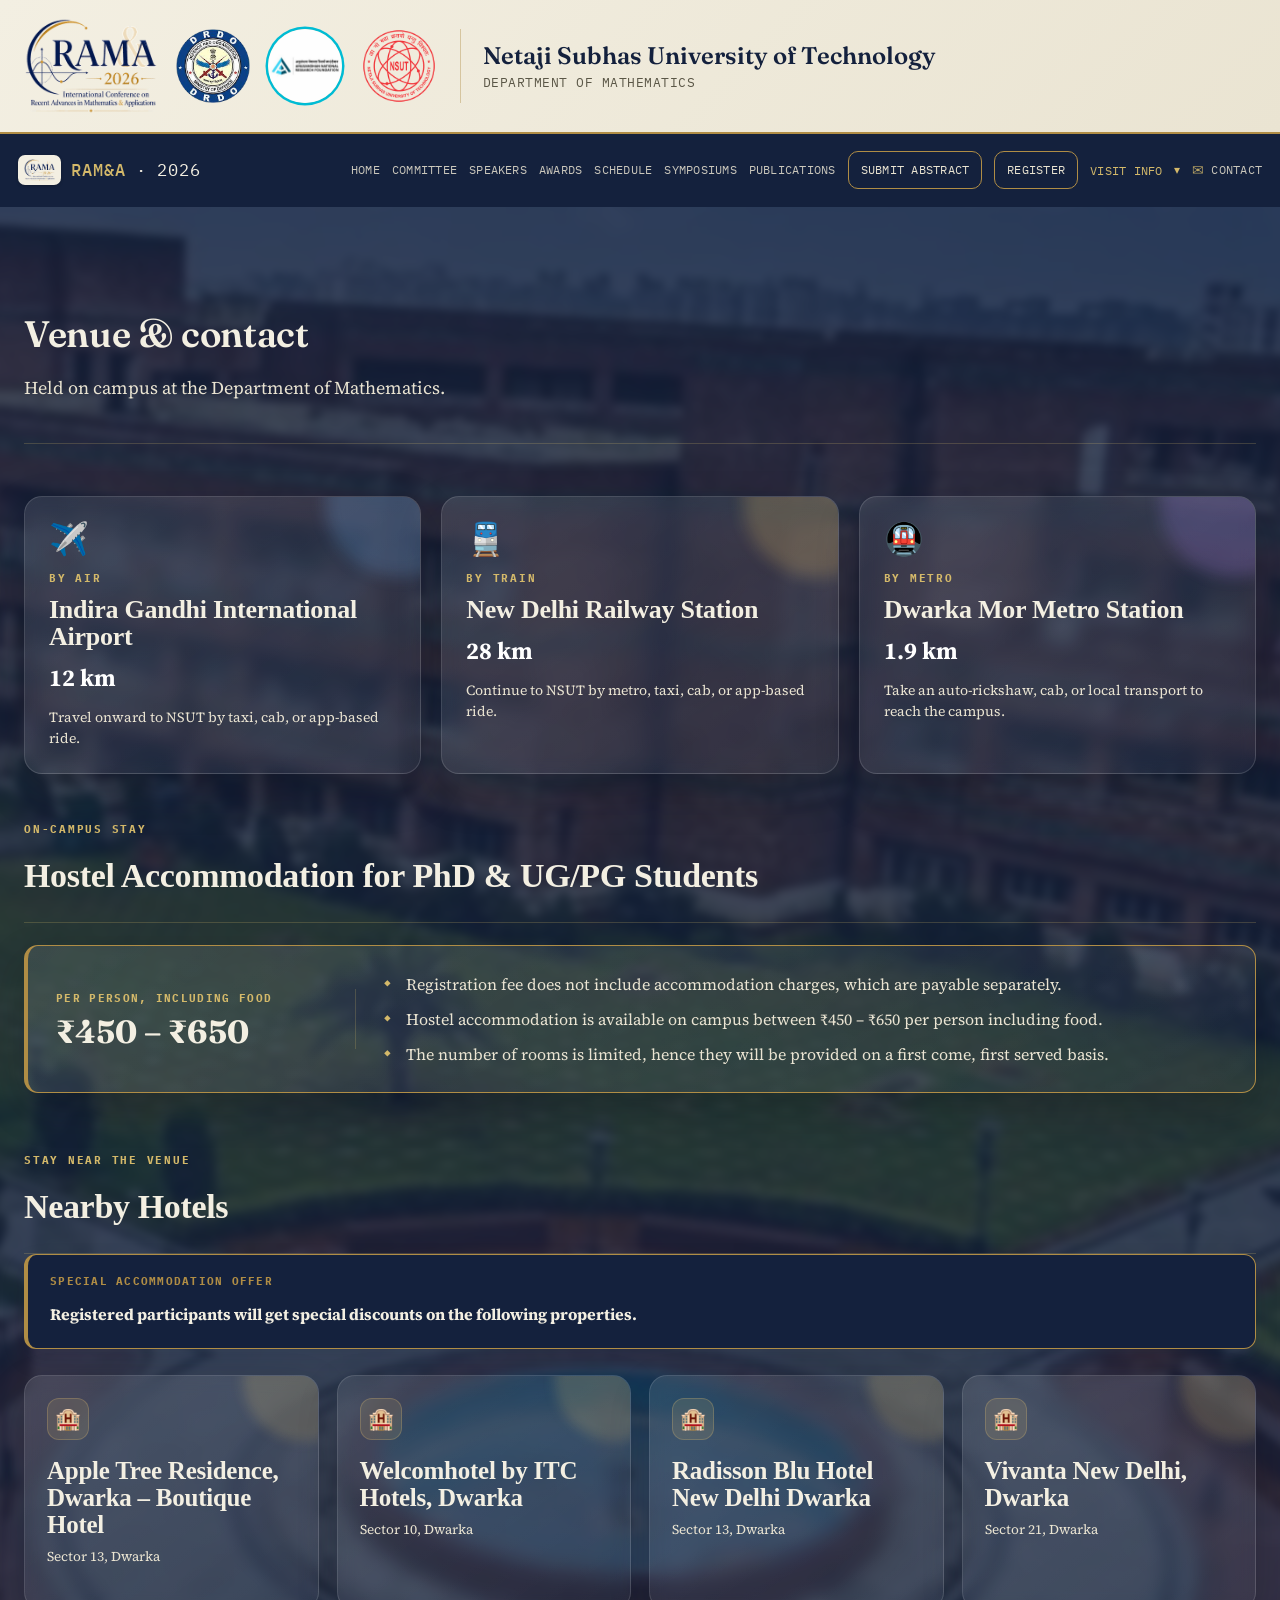
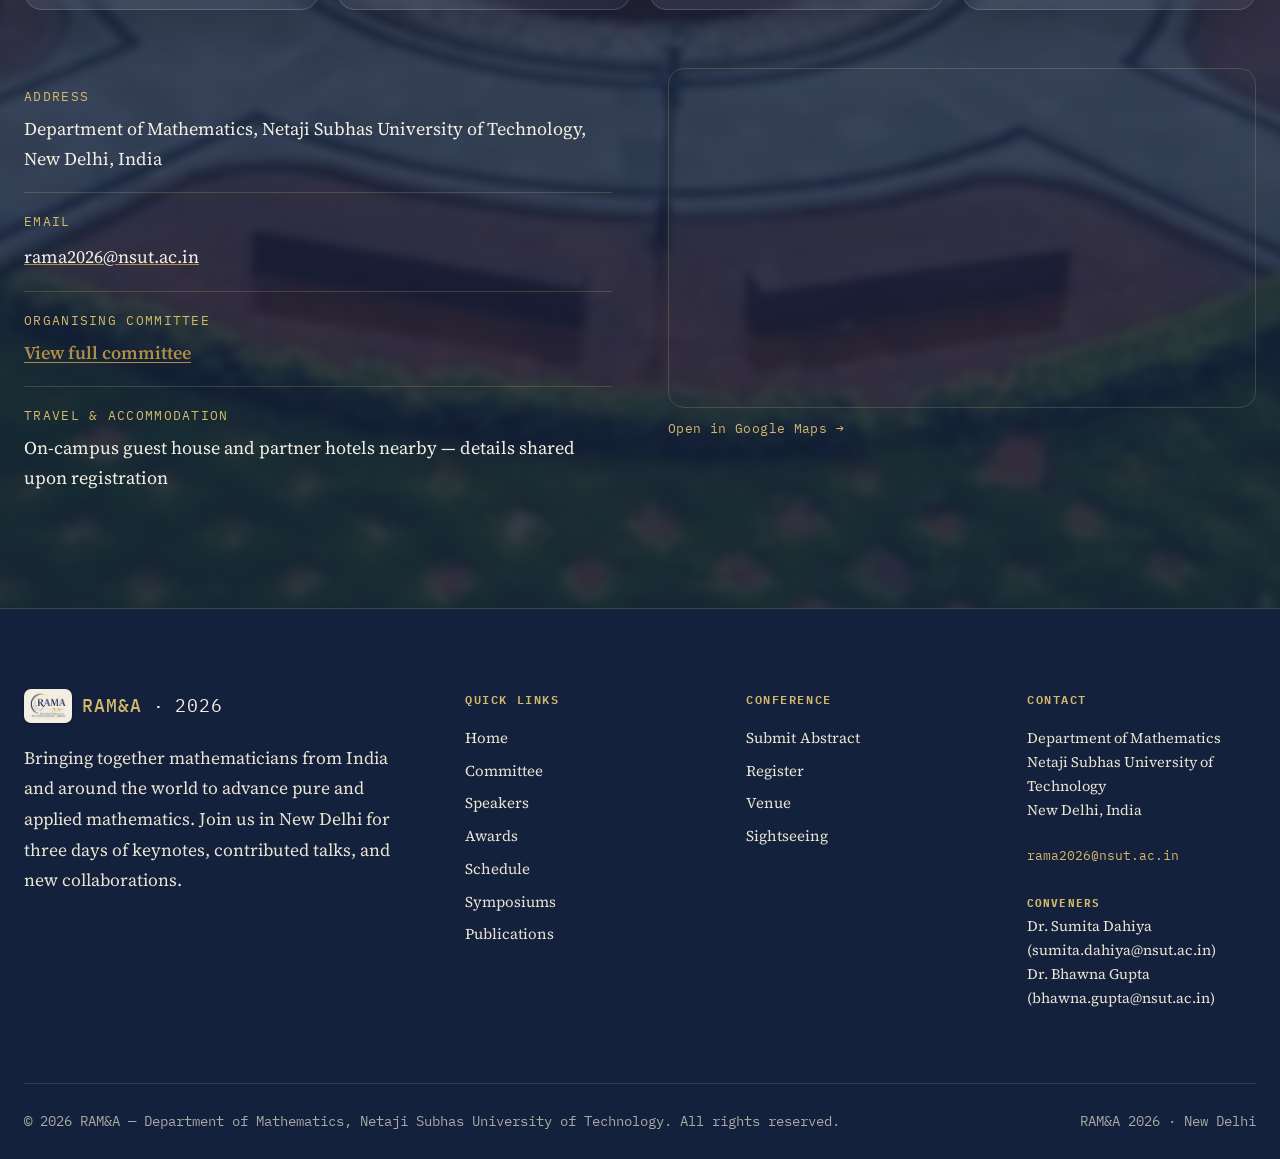
<file: venue.html>
<!DOCTYPE html>

<html lang="en">
<head>
<meta charset="utf-8"/>
<meta content="width=device-width, initial-scale=1.0" name="viewport"/>
<title>Venue — RAM&amp;A 2026 | NSUT, New Delhi</title>
<link href="attractions-embedded-png-1.png" rel="icon" type="image/png"/>
<link href="https://fonts.googleapis.com" rel="preconnect"/>
<link crossorigin="" href="https://fonts.gstatic.com" rel="preconnect"/>
<link href="https://fonts.googleapis.com/css2?family=Fraunces:ital,opsz,wght@0,9..144,300;0,9..144,500;0,9..144,600;1,9..144,300;1,9..144,400&amp;family=Source+Serif+4:opsz,wght@8..60,400;8..60,500;8..60,600&amp;family=IBM+Plex+Mono:wght@400;500&amp;display=swap" rel="stylesheet"/>
<link href="styles.css" rel="stylesheet"/>
<link href="favicon-16x16.png" rel="icon" sizes="16x16" type="image/png"/>
<link href="favicon-32x32.png" rel="icon" sizes="32x32" type="image/png"/>
<link href="apple-touch-icon.png" rel="apple-touch-icon" sizes="180x180"/>
<meta content="Find the venue and essential visit information for RAM&amp;A 2026 at the Department of Mathematics, Netaji Subhas University of Technology, New Delhi." name="description"/><meta content="index, follow" name="robots"/><meta content="#14213D" name="theme-color"/><link href="https://rama2026.org/venue.html" rel="canonical"/><meta content="Venue — RAM&amp;A 2026 | NSUT, New Delhi" property="og:title"/><meta content="Find the venue and essential visit information for RAM&amp;A 2026 at the Department of Mathematics, Netaji Subhas University of Technology, New Delhi." property="og:description"/><meta content="https://rama2026.org/social-preview.jpg" property="og:image"/><meta content="1200" property="og:image:width"/><meta content="630" property="og:image:height"/><meta content="RAM&amp;A 2026 — International Conference on Recent Advances in Mathematics &amp; Applications" property="og:image:alt"/><meta content="https://rama2026.org/venue.html" property="og:url"/><meta content="website" property="og:type"/><meta content="RAM&amp;A 2026" property="og:site_name"/><meta content="summary_large_image" name="twitter:card"/><meta content="Venue — RAM&amp;A 2026 | NSUT, New Delhi" name="twitter:title"/><meta content="Find the venue and essential visit information for RAM&amp;A 2026 at the Department of Mathematics, Netaji Subhas University of Technology, New Delhi." name="twitter:description"/><meta content="https://rama2026.org/social-preview.jpg" name="twitter:image"/><meta content="RAM&amp;A 2026 — International Conference on Recent Advances in Mathematics &amp; Applications" name="twitter:image:alt"/><script type="application/ld+json">{
  "@context": "https://schema.org",
  "@type": "BreadcrumbList",
  "itemListElement": [
    {
      "@type": "ListItem",
      "position": 1,
      "name": "Home",
      "item": "https://rama2026.org/"
    },
    {
      "@type": "ListItem",
      "position": 2,
      "name": "Visit Info",
      "item": "https://rama2026.org/venue.html"
    },
    {
      "@type": "ListItem",
      "position": 3,
      "name": "Venue",
      "item": "https://rama2026.org/venue.html"
    }
  ]
}</script></head>
<body class="inner-page">
<div class="top-banner">
<div class="top-banner-inner">
<div class="top-banner-logos">
<img alt="RAM&amp;A 2026 logo" class="tb-logo-rama" src="rama-logo.png" decoding="async">
<img alt="DRDO logo" class="tb-logo-drdo" src="drdo-logo.png" decoding="async">
<img alt="ANRF logo" class="tb-logo-anrf" src="anrf-logo.png" decoding="async">
<img alt="NSUT logo" class="tb-logo-nsut" src="attractions-embedded-png-3.png" decoding="async">
</div>
<div class="top-banner-divider"></div>
<div class="top-banner-text">
<div class="tb-uni-name">Netaji Subhas University of Technology</div>
<div class="tb-dept">Department of Mathematics</div>
</div>
</div>
</div><header class="site-nav">
<div class="nav-inner">
<a class="logo-home-link" href="index.html" aria-label="RAM&amp;A 2026 Home"><div class="logo">
<span class="logo-badge"><img alt="RAM&amp;A 2026 logo" class="logo-icon-img" src="rama-logo.png" decoding="async"></span>
<b>RAM&amp;A</b><span class="logo-separator" aria-hidden="true">·</span><span class="logo-year">2026</span>
    </div></a>
<nav class="links" id="navLinks">
<a data-page="home" href="index.html">Home</a>
<a data-page="committee" href="committee.html">Committee</a>
<a data-page="speakers" href="speakers.html">Speakers</a>
<a data-page="awards" href="awards.html">Awards</a>
<a data-page="schedule" href="schedule.html">Schedule</a>
<a data-page="symposiums" href="symposiums.html">Symposiums</a>
<a data-page="publications" href="publications.html">Publications</a>
<a class="nav-abstract" data-page="abstract" href="abstract-submission.html">Submit Abstract</a>
<a class="nav-cta" data-page="register" href="register.html">Register</a>
<div class="nav-dropdown" data-page-group="visit">
<button aria-expanded="false" aria-haspopup="true" class="nav-dropdown-toggle" type="button">Visit Info <span aria-hidden="true" class="dropdown-arrow">▾</span></button>
<div class="nav-dropdown-menu">
<a data-page="venue" href="venue.html">Venue</a>
<a data-page="sightseeing" href="attractions.html">Sightseeing</a>
</div>
</div>
<a class="nav-contact" data-page="contact" href="contact.html"><span aria-hidden="true" class="nav-contact-icon">✉</span> Contact</a>
</nav>
<button aria-expanded="false" aria-label="Toggle navigation menu" class="menu-toggle" id="menuToggle">
<span></span><span></span><span></span>
</button>
</div>
</header><section class="venue" id="venue">
<div class="venue-bg-photo" style="background-image: url('venue-bg.jpg');"></div>
<div class="venue-overlay"></div>
<div class="wrap">
<div class="section-head">
<div>
<h2>Venue &amp; contact</h2>
<p>Held on campus at the Department of Mathematics.</p>
</div>
</div>
<div class="how-reach">
<div class="reach-tile air">
<div class="reach-icon" aria-hidden="true">✈️</div>
<div class="reach-label">BY AIR</div>
<h3>Indira Gandhi International Airport</h3>
<div class="reach-distance">12 km</div>
<p>Travel onward to NSUT by taxi, cab, or app-based ride.</p>
</div>
<div class="reach-tile train">
<div class="reach-icon" aria-hidden="true">🚆</div>
<div class="reach-label">BY TRAIN</div>
<h3>New Delhi Railway Station</h3>
<div class="reach-distance">28 km</div>
<p>Continue to NSUT by metro, taxi, cab, or app-based ride.</p>
</div>
<div class="reach-tile metro">
<div class="reach-icon" aria-hidden="true">🚇</div>
<div class="reach-label">BY METRO</div>
<h3>Dwarka Mor Metro Station</h3>
<div class="reach-distance">1.9 km</div>
<p>Take an auto-rickshaw, cab, or local transport to reach the campus.</p>
</div>
</div>

<div class="campus-stay" id="campus-accommodation">
  <div class="hotels-head">
    <div>
      <div class="eyebrow">ON-CAMPUS STAY</div>
      <h3>Hostel Accommodation for PhD &amp; UG/PG Students</h3>
    </div>
  </div>
  <div class="campus-stay-card" role="note">
    <div class="campus-stay-price">
      <span class="campus-stay-label">Per person, including food</span>
      <span class="campus-stay-amount">₹450 – ₹650</span>
    </div>
    <ul class="campus-stay-points">
      <li>Registration fee does not include accommodation charges, which are payable separately.</li>
      <li>Hostel accommodation is available on campus between ₹450 – ₹650 per person including food.</li>
      <li>The number of rooms is limited, hence they will be provided on a first come, first served basis.</li>
    </ul>
  </div>
</div>

<div class="nearby-hotels" id="nearby-hotels">
  <div class="hotels-head">
    <div>
      <div class="eyebrow">STAY NEAR THE VENUE</div>
      <h3>Nearby Hotels</h3>
    </div>
  </div>
  <div class="venue-discount-note" role="note">
  <span class="venue-discount-kicker">Special accommodation offer</span>
  <strong>Registered participants will get special discounts on the following properties.</strong>
</div>
<div class="hotel-grid">
    <article class="hotel-card">
      <div class="hotel-icon" aria-hidden="true">🏨</div>
      <div class="hotel-copy">
        <h4>Apple Tree Residence, Dwarka – Boutique Hotel</h4>
        <p>Sector 13, Dwarka</p>
        
      </div>
    </article>

    <article class="hotel-card">
      <div class="hotel-icon" aria-hidden="true">🏨</div>
      <div class="hotel-copy">
        <h4>Welcomhotel by ITC Hotels, Dwarka</h4>
        <p>Sector 10, Dwarka</p>
        
      </div>
    </article>

    <article class="hotel-card">
      <div class="hotel-icon" aria-hidden="true">🏨</div>
      <div class="hotel-copy">
        <h4>Radisson Blu Hotel New Delhi Dwarka</h4>
        <p>Sector 13, Dwarka</p>
        
      </div>
    </article>

    <article class="hotel-card">
      <div class="hotel-icon" aria-hidden="true">🏨</div>
      <div class="hotel-copy">
        <h4>Vivanta New Delhi, Dwarka</h4>
        <p>Sector 21, Dwarka</p>
        
      </div>
    </article>
  </div>
</div>

<div class="venue-grid reveal">
<div class="venue-details">
<div class="row">
<div class="k">Address</div>
<div class="v">Department of Mathematics, Netaji Subhas University of Technology, New Delhi, India</div>
</div>
<div class="row">
<div class="k">Email</div>
<a class="v" href="mailto:rama2026@nsut.ac.in">rama2026@nsut.ac.in</a>
</div>
<div class="row">
<div class="k">Organising committee</div>
<div class="v"><a class="brochure-link" href="committee.html">View full committee</a></div>
</div>
<div class="row">
<div class="k">Travel &amp; accommodation</div>
<div class="v">On-campus guest house and partner hotels nearby — details shared upon registration</div>
</div>
</div>
<div class="map-box">
<div class="map-frame">
<iframe loading="lazy" src="https://www.google.com/maps?q=Netaji+Subhas+University+of+Technology,New+Delhi&amp;ll=28.608605,77.0352425&amp;z=16&amp;output=embed" title="Venue map — Netaji Subhas University of Technology"></iframe>
<a class="map-frame-overlay" href="https://www.google.com/maps/place/Netaji+Subhas+University+of+Technology/@28.608605,77.0352425,17z/data=!3m1!4b1!4m6!3m5!1s0x390d05dd375e5a13:0x108adaa3abe4bd07!8m2!3d28.608605!4d77.0352425!16zL20vMDRybHFy" rel="noopener" target="_blank" aria-label="Open venue location in Google Maps"></a>
</div>
<a class="map-link" href="https://www.google.com/maps/place/Netaji+Subhas+University+of+Technology/@28.608605,77.0352425,17z/data=!3m1!4b1!4m6!3m5!1s0x390d05dd375e5a13:0x108adaa3abe4bd07!8m2!3d28.608605!4d77.0352425!16zL20vMDRybHFy" rel="noopener" target="_blank">Open in Google Maps →</a>
</div>
</div>
</div>
</section><button aria-label="Back to top" class="back-to-top" id="backToTop" type="button">↑<span>Top</span></button>
<footer>
<div class="wrap">
<div class="footer-grid">
<div class="footer-brand">
<div class="logo">
<span class="logo-badge"><span class="logo-icon"><img alt="RAM&amp;A logo" class="logo-icon-img" src="rama-logo.png" decoding="async"></span></span>
<b>RAM&amp;A</b><span class="logo-separator" aria-hidden="true">·</span><span class="logo-year">2026</span>
        </div>
<p class="footer-tagline">Bringing together mathematicians from India and around the world to advance pure and applied mathematics. Join us in New Delhi for three days of keynotes, contributed talks, and new collaborations.</p>
</div>
<div class="footer-col">
<h4>Quick Links</h4>
<nav class="footer-links">
<a href="index.html">Home</a>
<a href="committee.html">Committee</a>
<a href="speakers.html">Speakers</a>
<a href="awards.html">Awards</a>
<a href="schedule.html">Schedule</a>
<a href="symposiums.html">Symposiums</a>
<a href="publications.html">Publications</a>
</nav>
</div>
<div class="footer-col">
<h4>Conference</h4>
<nav class="footer-links">
<a href="abstract-submission.html">Submit Abstract</a>
<a href="register.html">Register</a>
<a href="venue.html">Venue</a>
<a href="attractions.html">Sightseeing</a>
</nav>
</div>
<div class="footer-col footer-contact-col">
<h4>Contact</h4>
<p>Department of Mathematics<br/>Netaji Subhas University of Technology<br/>New Delhi, India</p>
<a class="footer-email" href="mailto:rama2026@nsut.ac.in">rama2026@nsut.ac.in</a>
<p class="footer-conveners"><strong>Conveners</strong><br/>Dr. Sumita Dahiya (<a href="mailto:sumita.dahiya@nsut.ac.in">sumita.dahiya@nsut.ac.in</a>)<br/>Dr. Bhawna Gupta (<a href="mailto:bhawna.gupta@nsut.ac.in">bhawna.gupta@nsut.ac.in</a>)</p>
</div>
</div>
<div class="footer-bottom">
<span>© 2026 RAM&amp;A — Department of Mathematics, Netaji Subhas University of Technology. All rights reserved.</span>
<span>RAM&amp;A 2026 · New Delhi</span>
</div>
</div>
</footer><script defer="True" src="site.js"></script><script defer src="performance.js"></script>
</body>
</html>
</file>
<file: styles.css>
:root{--ink:#14213d;--ink-2:#1f2e52;--ink-line:rgba(212,185,106,0.22);--vellum:#f3efe2;--vellum-2:#eae4d2;--paper-text:#26241c;--paper-text-soft:#5b5747;--brass:#b08d45;--brass-light:#d4b96a;--forest:#35513f;--rule:#dbd3b9;--max:1280px}*{box-sizing:border-box}html{scroll-behavior:smooth}body{margin:0;background:var(--vellum);color:var(--paper-text);font-family:'Source Serif 4',serif;font-size:20.5px;line-height:1.68;-webkit-font-smoothing:antialiased}h1,h2,h3,h4{font-family:'Fraunces',serif;font-weight:600;margin:0;letter-spacing:-.01em}.mono{font-family:'IBM Plex Mono',monospace}a{color:inherit}img,svg{display:block;max-width:100%}.wrap{max-width:var(--max);margin:0 auto;padding:0 24px}.eyebrow{font-family:'IBM Plex Mono',monospace;font-size:14px;letter-spacing:.14em;text-transform:uppercase;color:var(--brass)}section{padding:96px 0;scroll-margin-top:206px}body.inner-page{padding-top:var(--fixed-bars-h,206px)}.top-banner{position:fixed;top:0;left:0;right:0;z-index:60;background:linear-gradient(135deg,var(--vellum) 0,var(--vellum-2) 100%);border-bottom:2px solid var(--brass)}.top-banner-inner{max-width:var(--max);margin:0 auto;padding:18px 24px;display:flex;align-items:center;gap:22px}.top-banner-logos{display:flex;align-items:center;gap:18px;flex-shrink:0}.top-banner-logos img{display:block}.tb-logo-rama{height:96px;width:auto}.tb-logo-nsut{height:66px;width:auto}.top-banner-divider{width:1px;height:74px;background:var(--brass);opacity:.4;flex-shrink:0}.top-banner-text{display:flex;flex-direction:column;justify-content:center;line-height:1.3}.tb-uni-name{font-family:'Fraunces',serif;font-weight:600;font-size:24px;color:var(--ink)}.tb-dept{font-family:'IBM Plex Mono',monospace;font-size:13px;letter-spacing:.04em;text-transform:uppercase;color:var(--paper-text-soft);margin-top:4px}header.site-nav{position:fixed;top:134px;left:0;right:0;z-index:50;background:var(--ink);backdrop-filter:none;-webkit-backdrop-filter:none;border-bottom:1px solid transparent;transition:background .3s ease,border-color .3s ease,box-shadow .3s ease}header.site-nav.scrolled{background:var(--ink);border-bottom-color:var(--ink-line);box-shadow:0 12px 30px rgba(10,16,30,0.25)}.nav-inner{max-width:var(--max);margin:0 auto;padding:0 32px;height:72px;display:flex;align-items:center;justify-content:space-between;transition:height .3s ease}header.site-nav.scrolled .nav-inner{height:64px}.logo{font-family:'IBM Plex Mono',monospace;color:var(--vellum);font-size:17px;letter-spacing:.06em;display:flex;align-items:center;gap:10px}.logo-icon{flex:none;display:block}.logo-badge{flex:none;display:flex;align-items:center;justify-content:center;background:var(--vellum);border-radius:7px;padding:4px 6px;box-shadow:0 1px 3px rgba(0,0,0,0.25)}.logo-icon-img{display:block;height:22px;width:auto}.footer-brand .logo-icon-img{height:26px}.logo b{color:var(--brass-light);font-weight:500}nav.links{display:flex;gap:18px;align-items:center;flex-wrap:wrap;justify-content:flex-end}nav.links a{color:var(--vellum-2);text-decoration:none;font-family:'IBM Plex Mono',monospace;font-size:13.5px;letter-spacing:.04em;text-transform:uppercase;opacity:.85;transition:opacity .2s,color .2s}nav.links a:hover{opacity:1;color:var(--brass-light)}.nav-abstract{background:transparent;color:var(--vellum-2) !important;border:1px solid var(--brass);padding:9px 18px !important;border-radius:2px;opacity:1 !important}.nav-abstract:hover{background:var(--brass);color:var(--ink) !important}.nav-cta{border:1px solid var(--brass);padding:9px 18px !important;border-radius:2px}.menu-toggle{display:none;background:0;border:0;cursor:pointer;padding:8px}.menu-toggle span{display:block;width:22px;height:2px;background:var(--vellum);margin:5px 0}.hero{position:relative;background:var(--ink);color:var(--vellum);padding:274px 0 140px;overflow:hidden;border-bottom:1px solid var(--ink-line)}.announcement-banner{position:fixed;left:0;right:0;top:134px;bottom:auto;width:100%;height:42px;display:flex;align-items:center;overflow:hidden;background:#fffdf8;border-top:1px solid rgba(212,185,106,.65);border-bottom:1px solid rgba(20,33,61,.12);color:var(--ink);z-index:61;box-shadow:0 5px 16px rgba(20,33,61,.08)}.announcement-label{position:relative;z-index:5;flex:0 0 auto;height:100%;display:flex;align-items:center;padding:0 17px;background:#fffdf8;color:var(--ink);border-right:1px solid rgba(212,185,106,.7);font-family:'IBM Plex Mono',monospace;font-size:11px;font-weight:700;letter-spacing:.12em;text-transform:uppercase;box-shadow:8px 0 16px rgba(20,33,61,.06)}.announcement-label-icon{color:var(--brass);margin-right:7px}.announcement-viewport{flex:1 1 auto;min-width:0;height:100%;overflow:hidden;display:flex;align-items:center;position:relative}.announcement-track{display:flex;width:max-content;min-width:max-content;flex:0 0 auto;animation:announcement-scroll 42s linear infinite;will-change:transform}.announcement-group{display:flex;align-items:center;flex:0 0 auto;width:max-content}.announcement-text{flex:0 0 auto;padding:0 52px;color:var(--ink);font-family:'IBM Plex Mono',monospace;font-size:12.5px;letter-spacing:.025em;line-height:1;white-space:nowrap}.announcement-new{display:inline-block;position:relative;top:-.45em;margin-right:.45em;padding:.18em .42em .2em;border-radius:4px;background:var(--ink);color:#fffdf8;font-family:'IBM Plex Mono',monospace;font-size:.62em;font-weight:900;letter-spacing:.08em;line-height:1;box-shadow:0 0 0 1px rgba(212,185,106,.7),0 3px 8px rgba(20,33,61,.18);animation:announcement-new-pulse 1.8s ease-in-out infinite}@keyframes announcement-new-pulse{0%,100%{transform:scale(1);filter:brightness(1)}50%{transform:scale(1.05);filter:brightness(1.08)}}.announcement-sep{color:var(--brass);font-size:9px;opacity:.85}@keyframes announcement-scroll{from{transform:translateX(0)}to{transform:translateX(-50%)}}@media(prefers-reduced-motion:reduce){.announcement-track,.announcement-new{animation:none}}body.has-announcements header.site-nav{top:172px}body.has-announcements .top-banner{height:134px}body.has-announcements .announcement-banner{top:134px;bottom:auto}body.has-announcements .hero{padding-top:312px}.hero-inner{position:relative;z-index:2;max-width:820px}.venue-bg-photo{position:absolute;inset:0;background-size:cover;background-position:center 30%;background-repeat:no-repeat;filter:blur(4px);transform:scale(1.05);z-index:0}#heroCanvas{position:absolute;inset:0;width:100%;height:100%;z-index:1;display:block;opacity:.86}.hero-logos{display:flex;align-items:center;gap:26px;margin-bottom:32px}.hero-logo-chip{display:flex;align-items:center;justify-content:center;background:var(--vellum);border-radius:10px;padding:8px 12px;box-shadow:0 4px 14px rgba(0,0,0,0.28)}.hero-logo-chip img{display:block;height:64px;width:auto}.hero-logo-plain{display:block;height:82px;width:auto}.hero .eyebrow{margin-bottom:22px;display:block}.hero h1{color:var(--vellum);max-width:820px;position:relative;isolation:isolate}.hero h1::before{content:'';position:absolute;left:-18px;top:-26px;width:72px;height:72px;border:1px solid rgba(212,185,106,.28);border-right-color:transparent;border-bottom-color:transparent;border-radius:50%;transform:rotate(-25deg);animation:hero-orbit-in 1.8s cubic-bezier(.2,.75,.2,1) both;pointer-events:none;z-index:-1}.hero h1 .small-line{display:block;font-family:'IBM Plex Mono',monospace;font-size:17px;font-weight:400;letter-spacing:.1em;text-transform:uppercase;color:var(--brass-light);margin-bottom:14px;opacity:0;transform:translateY(18px);animation:hero-fade-up .72s cubic-bezier(.2,.7,.2,1) .16s forwards}.hero h1 .big-line{display:block;font-size:clamp(2.2rem,4.6vw,3.6rem);line-height:1.10;font-weight:600}.hero-title-line{display:block;overflow:hidden}.hero-title-line-1{opacity:0;transform:translateY(42px);animation:hero-title-reveal .85s cubic-bezier(.18,.72,.2,1) .48s forwards}.hero-title-line-2{opacity:0;transform:translateY(48px);animation:hero-title-reveal .95s cubic-bezier(.18,.72,.2,1) .68s forwards}.hero-title-math{color:var(--vellum);position:relative;display:inline-block}.hero-title-math::after{content:'';position:absolute;left:-3%;right:-3%;bottom:-4px;height:2px;background:linear-gradient(90deg,transparent,var(--brass-light),transparent);transform:scaleX(0);transform-origin:left center;animation:hero-shimmer .9s ease 1.52s forwards;filter:drop-shadow(0 0 8px rgba(212,185,106,.32))}.hero-title-amp{color:var(--brass-light);display:inline-block;animation:hero-amp-glow 1.1s ease-in-out 1.38s 2}.hero-title-apps{color:var(--vellum)}.hero-title-rule{display:flex;align-items:center;gap:10px;width:190px;margin-top:18px;opacity:0;transform:translateY(10px);animation:hero-fade-up .65s ease 1.45s forwards}.hero-title-rule span{height:1px;flex:1;background:linear-gradient(90deg,transparent,rgba(212,185,106,.75))}.hero-title-rule span:last-child{background:linear-gradient(90deg,rgba(212,185,106,.75),transparent)}.hero-title-rule i{display:block;width:8px;height:8px;border:1px solid var(--brass-light);transform:rotate(45deg);box-shadow:0 0 12px rgba(212,185,106,.35)}@keyframes hero-fade-up{to{opacity:1;transform:none}}@keyframes hero-title-reveal{0%{opacity:0;transform:translateY(42px);filter:blur(5px)}60%{opacity:1}100%{opacity:1;transform:translateY(0);filter:blur(0)}}@keyframes hero-orbit-in{0%{opacity:0;transform:rotate(-25deg) scale(.55)}100%{opacity:1;transform:rotate(22deg) scale(1)}}@keyframes hero-shimmer{to{transform:scaleX(1)}}@keyframes hero-amp-glow{0%,100%{text-shadow:0 0 0 rgba(212,185,106,0)}50%{text-shadow:0 0 18px rgba(212,185,106,.48)}}@media(prefers-reduced-motion:reduce){.hero h1::before,.hero h1 .small-line,.hero-title-line-1,.hero-title-line-2,.hero-title-rule,.hero-title-math::after,.hero-title-amp{animation:none !important;opacity:1 !important;transform:none !important;filter:none !important}}.hero .acronym{margin-top:22px;font-family:'IBM Plex Mono',monospace;font-size:15.5px;letter-spacing:.06em;color:var(--vellum-2)}.hero .acronym b{color:var(--brass-light);font-size:18px}.hero-meta{margin-top:44px;display:flex;flex-wrap:nowrap;gap:0;border-top:1px solid var(--ink-line);padding-top:28px}.hero-meta .item{padding-right:28px;margin-right:28px;border-right:1px solid var(--ink-line);white-space:nowrap}.hero-meta .item:last-child{border-right:0}.hero-meta .item .label{font-family:'IBM Plex Mono',monospace;font-size:12.5px;text-transform:uppercase;letter-spacing:.12em;color:var(--brass-light);opacity:.9}.hero-meta .item .value{margin-top:6px;font-size:18px;color:var(--vellum)}.hero-ctas{margin-top:44px;display:flex;gap:16px;flex-wrap:wrap;align-items:center}.cta-note{font-family:'IBM Plex Mono',monospace;font-size:14px;color:var(--vellum-2);opacity:.75;font-style:italic}.countdown{margin-top:52px;display:flex;align-items:baseline;gap:34px;flex-wrap:wrap;padding-top:28px;border-top:1px solid var(--ink-line)}.countdown .unit{text-align:left}.countdown .num{display:block;font-family:'Fraunces',serif;font-weight:600;font-size:2.1rem;color:var(--brass-light);line-height:1;font-variant-numeric:tabular-nums}.countdown .lbl{display:block;margin-top:6px;font-family:'IBM Plex Mono',monospace;font-size:12.5px;letter-spacing:.1em;text-transform:uppercase;color:var(--vellum-2);opacity:.7}.countdown-until{font-family:'IBM Plex Mono',monospace;font-size:14.5px;color:var(--vellum-2);opacity:.8;align-self:center}.btn{font-family:'IBM Plex Mono',monospace;font-size:14.5px;letter-spacing:.05em;text-transform:uppercase;text-decoration:none;padding:15px 28px;border-radius:2px;display:inline-block;transition:transform .18s ease,background .18s ease,color .18s ease}.btn-primary{background:var(--brass);color:var(--ink)}.btn-primary:hover{background:var(--brass-light);transform:translateY(-2px)}.btn-ghost{border:1px solid var(--vellum-2);color:var(--vellum)}.btn-ghost:hover{border-color:var(--brass-light);color:var(--brass-light);transform:translateY(-2px)}.hero-cta-block{margin:36px 0 6px}.hero-cta-row{display:flex;align-items:center;gap:12px;flex-wrap:wrap}.btn-hero-cta,.btn-hero-register{font-size:14px;padding:13px 20px;white-space:nowrap;box-shadow:0 8px 24px rgba(176,141,69,0.28),0 0 0 1px rgba(212,185,106,0.2)}.btn-hero-cta:hover,.btn-hero-register:hover{box-shadow:0 10px 28px rgba(176,141,69,0.4),0 0 0 1px rgba(212,185,106,0.35)}.btn-hero-register{background:var(--brass);border:1px solid var(--brass);color:var(--ink)}.btn-hero-register:hover{background:var(--brass-light);transform:translateY(-2px)}.btn-hero-brochure{border:1px solid rgba(255,220,125,.9);color:#061a3a;background:linear-gradient(135deg,#f7d774 0,#fff1b0 48%,#dba63c 100%);box-shadow:0 8px 22px rgba(203,156,49,.26),inset 0 1px 0 rgba(255,255,255,.75);font-weight:700}.btn-hero-brochure:hover{border-color:#fff5c8;color:#061a3a;background:linear-gradient(135deg,#ffe79a 0,#fff8cf 52%,#e6b84e 100%);transform:translateY(-2px);box-shadow:0 12px 28px rgba(203,156,49,.34),inset 0 1px 0 rgba(255,255,255,.9)}.about-brochure-cta{display:inline-flex;align-items:center;gap:9px;margin-top:8px;font-size:13px;padding:11px 17px;letter-spacing:.04em;border-radius:999px;position:relative;overflow:hidden}.about-brochure-cta::before{content:'↧';font-size:15px;line-height:1}.hero-cta-note{margin-top:14px;font-family:'IBM Plex Mono',monospace;font-size:11.5px;letter-spacing:.06em;text-transform:uppercase;color:var(--brass-light);opacity:.85}.section-head{display:flex;align-items:baseline;gap:18px;margin-bottom:52px;border-bottom:1px solid var(--rule);padding-bottom:22px}.section-head .mark{font-family:'IBM Plex Mono',monospace;color:var(--brass);font-size:17px}.section-head h2{font-size:clamp(1.7rem,3vw,2.3rem);white-space:nowrap}.section-head p{margin-top:8px;color:var(--paper-text-soft);font-size:18px;max-width:560px}.about-grid{display:grid;grid-template-columns:1fr 1fr;gap:64px;align-items:start}.about-col p{margin:0 0 18px;color:var(--paper-text);font-size:19px;text-align:justify;text-justify:inter-word}.about-col p:last-child{margin-bottom:0}.about-col .sub-heading{margin-bottom:14px}.brochure-link{color:var(--brass);font-weight:600;text-decoration:underline;text-decoration-color:var(--brass);text-underline-offset:3px;transition:color .2s}.brochure-link:hover{color:var(--ink)}.important-dates-section{padding-top:76px;padding-bottom:28px}.important-dates-grid{display:grid;grid-template-columns:repeat(4,minmax(0,1fr));gap:12px;margin-top:30px}.date-card{position:relative;min-width:0;padding:22px 18px 24px;border:1px solid var(--brass);background:var(--ink);text-align:center;transition:transform .2s ease,border-color .2s ease}.date-card:hover{transform:translateY(-3px);border-color:var(--brass)}.date-card::before{content:"";position:absolute;top:0;left:0;right:0;height:3px;background:var(--brass);transform:scaleX(.45);transform-origin:center;transition:transform .2s ease}.date-card:hover::before{transform:scaleX(1)}.date-card-date{font-family:'IBM Plex Mono',monospace;color:var(--brass);font-size:12px;font-weight:600;letter-spacing:.08em;line-height:1.4}.date-card-title{margin-top:10px;color:var(--vellum);font-family:'Fraunces',serif;font-size:16px;line-height:1.35;font-weight:600}.date-card.featured{border-color:var(--brass);background:var(--ink)}.date-card.featured .date-card-title{color:var(--vellum)}.date-card.conference-date{background:var(--ink);border-color:var(--brass)}.date-card.conference-date .date-card-date{color:var(--brass)}.date-card.conference-date .date-card-title{color:var(--vellum)}.topics-block{margin-top:64px}.committee-grid{display:grid;grid-template-columns:repeat(2,minmax(0,500px));justify-content:center;gap:22px;margin-top:18px}.committee-row{display:flex;flex-direction:column;gap:18px;min-height:190px;padding:26px 26px 24px;background:#f7f4ea;border:1px solid var(--rule);border-top:3px solid var(--brass);box-shadow:0 14px 36px rgba(20,33,61,.07);transition:transform .25s ease,box-shadow .25s ease,border-color .25s ease}.committee-row:hover{transform:translateY(-5px);box-shadow:0 20px 44px rgba(20,33,61,.12);border-color:rgba(176,141,69,.65)}.committee-role{font-family:'IBM Plex Mono',monospace;font-size:12px;text-transform:uppercase;letter-spacing:.09em;color:var(--brass);font-weight:600}.committee-person{display:flex;align-items:center;gap:16px}.committee-photo{width:62px;height:62px;object-fit:cover;border-radius:50%;border:1px solid var(--brass);flex:0 0 62px}.committee-person p{margin:0 0 4px;font-size:17px;color:var(--ink);font-weight:600;font-family:'Fraunces',serif}.committee-names p{margin:0 0 9px;font-size:17px;color:var(--ink);font-family:'Fraunces',serif;font-weight:600}.committee-names p:last-child{margin-bottom:0}.committee-names .cmt-desig{display:block;font-family:'Source Serif 4',serif;font-style:italic;font-weight:400;font-size:14px;color:var(--paper-text-soft);margin-top:2px}@media(max-width:760px){.committee-grid{grid-template-columns:1fr;gap:18px}}@media(max-width:640px){.committee-row{min-height:0;padding:22px 20px}.committee-person{gap:14px}.committee-photo{width:54px;height:54px;flex-basis:54px}}.cfp-list{list-style:none;margin-top:14px}.cfp-list li{position:relative;padding-left:22px;margin-bottom:10px;font-size:16.5px;line-height:1.6;color:var(--paper-text)}.cfp-list li::before{content:"◆";position:absolute;left:0;top:2px;color:var(--brass);font-size:9px}.sub-heading{font-family:'Fraunces',serif;font-size:1.5rem;font-weight:600;margin-bottom:10px}.topics-intro{color:var(--paper-text-soft);font-size:17px;margin-bottom:8px}.topics-list{margin-top:18px}.topic-item{display:grid;grid-template-columns:300px 1fr;gap:32px;padding:22px 0;border-top:1px solid var(--rule)}.topic-item:last-child{border-bottom:1px solid var(--rule)}.topic-name{font-family:'IBM Plex Mono',monospace;font-size:14px;text-transform:uppercase;letter-spacing:.05em;color:var(--brass);font-weight:500;line-height:1.5}.topic-desc{font-size:17.5px;color:var(--paper-text)}.speakers{background:var(--vellum-2)}.speaker-grid{display:grid;grid-template-columns:repeat(auto-fill,minmax(195px,1fr));gap:36px 24px}.speaker-card{display:block}.speaker-photo{width:100%;aspect-ratio:1/1;background:#ffffff;border:1px solid var(--rule);display:flex;align-items:center;justify-content:center;margin-bottom:18px;overflow:hidden;transition:transform .4s cubic-bezier(.2,.8,.2,1),box-shadow .4s ease,border-color .4s ease}.speaker-photo img{width:100%;height:100%;object-fit:cover;display:block;transition:transform .4s ease}.speaker-photo img.speaker-photo-full{width:100%;height:100%;object-fit:contain;display:block}.speaker-card:hover .speaker-photo img{transform:scale(1.05)}.speaker-card:hover .speaker-photo{transform:translateY(-8px);box-shadow:0 20px 34px rgba(20,33,61,0.18);border-color:var(--brass)}.speaker-photo .initials{font-family:'Fraunces',serif;font-weight:500;font-size:2.6rem;color:var(--brass);transition:transform .4s ease}.speaker-card:hover .speaker-photo .initials{transform:scale(1.08)}.speaker-card h4{font-size:18.5px;margin-bottom:4px;line-height:1.3}.speaker-card .affil{font-family:'IBM Plex Mono',monospace;font-size:13px;color:var(--forest);text-transform:uppercase;letter-spacing:.03em;margin-bottom:9px;line-height:1.5}.speaker-card .talk{font-size:15px;color:var(--paper-text-soft);font-style:italic;line-height:1.4}.awards{position:relative;background:var(--vellum-2);overflow:hidden}.awards::before{content:"";position:absolute;width:420px;height:420px;border-radius:50%;right:-180px;top:-190px;background:radial-gradient(circle,rgba(184,145,55,.14),rgba(184,145,55,0) 68%);pointer-events:none}.awards-hero{position:relative;display:grid;grid-template-columns:auto 1fr;gap:22px;align-items:center;margin-bottom:36px;padding:34px 38px;background:var(--ink);border:1px solid var(--brass);box-shadow:0 16px 34px rgba(20,33,61,.12)}.awards-hero-mark{display:grid;place-items:center;width:64px;height:64px;border:1px solid var(--brass);border-radius:50%;color:var(--brass);font-size:30px;line-height:1;box-shadow:inset 0 0 0 5px rgba(184,145,55,.08)}.awards-kicker{display:block;margin-bottom:7px;color:var(--brass);font-family:'IBM Plex Mono',monospace;font-size:11px;font-weight:700;letter-spacing:.14em;text-transform:uppercase}.awards-hero h2{margin:0 0 8px;color:var(--vellum);font-size:clamp(2rem,4vw,3rem)}.awards-hero p{margin:0;max-width:760px;color:rgba(244,240,226,.78);font-size:17px;line-height:1.55}.awards-grid{display:grid;grid-template-columns:repeat(2,minmax(0,1fr));gap:22px;background:transparent;border:0}.award-card{position:relative;overflow:hidden;background:var(--paper);padding:36px 34px 30px;border:1px solid var(--rule);box-shadow:0 12px 28px rgba(20,33,61,.08);transition:transform .25s ease,box-shadow .25s ease,border-color .25s ease}.award-card::before{content:"";position:absolute;left:0;right:0;top:0;height:4px;background:var(--brass)}.award-card::after{content:"";position:absolute;width:170px;height:170px;right:-85px;bottom:-85px;border-radius:50%;border:1px solid rgba(184,145,55,.18);pointer-events:none}.award-card:hover{transform:translateY(-6px);border-color:rgba(184,145,55,.65);box-shadow:0 20px 40px rgba(20,33,61,.13)}.award-card-top{display:flex;align-items:center;justify-content:space-between;gap:16px;margin-bottom:22px}.award-icon{display:grid;place-items:center;width:48px;height:48px;border-radius:50%;background:var(--ink);border:1px solid var(--brass);color:var(--brass);font-size:24px}.award-num{font-family:'Fraunces',serif;font-size:1.9rem;font-weight:400;color:var(--brass);line-height:1;letter-spacing:.02em}.award-label{display:inline-block;margin-bottom:9px;color:var(--paper-text-soft);font-family:'IBM Plex Mono',monospace;font-size:11px;font-weight:700;letter-spacing:.12em;text-transform:uppercase}.award-card h3{margin:0 0 14px;font-size:1.5rem;color:var(--ink)}.award-card p{color:var(--paper-text-soft);font-size:16px;line-height:1.6;margin-bottom:24px}.award-card ul{list-style:none;margin:0;padding:0;border-top:1px solid var(--rule)}.award-card li{display:flex;align-items:center;justify-content:space-between;gap:18px;font-family:'IBM Plex Mono',monospace;font-size:13.5px;padding:13px 0;border-bottom:1px solid var(--rule)}.award-check{color:var(--brass);font-weight:800}.award-prize{color:var(--brass);font-weight:800;letter-spacing:.02em;white-space:nowrap}.awards-note{margin-top:22px;padding:19px 22px;border:1px solid var(--rule);border-left:4px solid var(--brass);background:rgba(255,255,255,.5);font-size:15px;line-height:1.55;color:var(--paper-text-soft)}.awards-note strong{color:var(--ink)}@media(max-width:760px){.awards-hero{grid-template-columns:1fr;padding:28px 24px}.awards-grid{grid-template-columns:1fr}.award-card{padding:30px 26px 26px}}.submission-highlights{position:relative;padding:64px 0 78px;margin-top:0;background:linear-gradient(180deg,rgba(255,255,255,.28),rgba(226,218,191,.18))}.highlights-heading{max-width:760px;text-align:center;margin:0 auto 30px}.highlights-heading h2{font-size:clamp(2rem,4vw,3rem);color:var(--ink);margin:8px 0 10px}.highlights-heading p{margin:0;color:var(--paper-text-soft);font-size:16px;line-height:1.55}.submission-highlights-grid{display:grid;grid-template-columns:repeat(3,minmax(0,1fr));gap:24px;background:transparent;border:0;align-items:stretch}.submission-highlight{position:relative;overflow:hidden;padding:30px 30px 28px;min-height:220px;border-radius:22px;border:1px solid rgba(255,255,255,.72);box-shadow:0 14px 34px rgba(20,33,61,.13),inset 0 1px 0 rgba(255,255,255,.75);transition:transform .25s ease,box-shadow .25s ease}.submission-highlight::before{content:"";position:absolute;top:-55px;right:-40px;width:150px;height:150px;border-radius:50%;background:radial-gradient(circle,rgba(255,255,255,.62),rgba(255,255,255,0) 68%);pointer-events:none}.submission-highlight::after{content:"";position:absolute;left:0;right:0;bottom:0;height:5px;background:linear-gradient(90deg,rgba(255,255,255,.1),rgba(255,255,255,.8),rgba(255,255,255,.1));opacity:.9}.submission-highlight:nth-child(1){background:linear-gradient(145deg,#f7e5a2 0,#d4b55f 45%,#fff1bf 100%)}.submission-highlight:nth-child(2){background:linear-gradient(145deg,#b9e5e8 0,#6fb5ca 48%,#d7f5f3 100%)}.submission-highlight:nth-child(3){background:linear-gradient(145deg,#d9c4ef 0,#9770b9 48%,#f0dcf9 100%)}.submission-highlight:hover{transform:translateY(-8px) rotate(-.35deg);box-shadow:0 22px 42px rgba(20,33,61,.2),inset 0 1px 0 rgba(255,255,255,.85)}.submission-highlight .sh-icon{display:block;font-size:30px;line-height:1;margin-bottom:14px;filter:drop-shadow(0 3px 4px rgba(0,0,0,.14))}.submission-highlight .sh-kicker{display:block;margin-bottom:8px;color:rgba(20,33,61,.72);font-family:'IBM Plex Mono',monospace;font-size:11px;font-weight:700;text-transform:uppercase;letter-spacing:.13em}.submission-highlight h3{margin:0 0 8px;font-size:1.35rem;color:var(--ink)}.submission-highlight p{margin:0;color:rgba(20,33,61,.78);font-size:15px;line-height:1.5}.submission-highlight .sh-value{display:block;margin-top:18px;color:var(--ink);font-family:'Fraunces',serif;font-size:1.65rem;font-weight:700;text-shadow:0 1px 0 rgba(255,255,255,.45)}.submission-highlight .sh-value small{font-family:'IBM Plex Mono',monospace;font-size:.48em;letter-spacing:.08em;text-transform:uppercase}.gala-callout{margin-top:22px;padding:18px 22px;border:1px solid var(--brass);background:linear-gradient(135deg,rgba(176,141,69,.10),rgba(243,239,226,.75));display:flex;align-items:center;gap:18px}.gala-callout .gala-icon{font-size:25px;line-height:1}.gala-callout h3{margin:0 0 4px;font-size:1.05rem}.gala-callout p{margin:0;color:var(--paper-text-soft);font-size:14.5px}.day-tabs{display:flex;gap:0;margin-bottom:40px;border-bottom:1px solid var(--rule)}.schedule-tba{padding:48px 40px;background:var(--vellum-2);border-left:3px solid var(--brass);text-align:center}.schedule-tba p{font-family:'Fraunces',serif;font-style:italic;font-size:1.2rem;color:var(--paper-text-soft);margin:0}.earlybird-note{background:var(--vellum-2);border-left:3px solid var(--brass);padding:22px 28px;margin-bottom:40px}.eb-tag{display:inline-block;font-family:'IBM Plex Mono',monospace;font-size:11.5px;letter-spacing:.08em;text-transform:uppercase;color:var(--brass);font-weight:600;margin-bottom:8px}.earlybird-note p{margin:0;font-size:16px;line-height:1.55;color:var(--paper-text)}.earlybird-note p b{color:var(--ink)}.day-tab{font-family:'IBM Plex Mono',monospace;font-size:14.5px;letter-spacing:.05em;text-transform:uppercase;background:0;border:0;cursor:pointer;padding:14px 26px 16px;color:var(--paper-text-soft);border-bottom:2px solid transparent;margin-bottom:-1px;transition:color .2s,border-color .2s}.day-tab.active{color:var(--ink);border-bottom-color:var(--brass)}.day-panel{display:none}.day-panel.active{display:block}.sched-row{display:grid;grid-template-columns:120px 1fr 200px;gap:24px;padding:22px 0;border-top:1px solid var(--rule);align-items:baseline}.sched-row:last-child{border-bottom:1px solid var(--rule)}.sched-row .time{font-family:'IBM Plex Mono',monospace;font-size:15px;color:var(--brass)}.sched-row .title{font-size:18.5px;color:var(--paper-text)}.sched-row .title small{display:block;margin-top:4px;font-family:'IBM Plex Mono',monospace;font-size:13.5px;color:var(--paper-text-soft);text-transform:none;letter-spacing:0}.sched-row .tag{font-family:'IBM Plex Mono',monospace;font-size:13px;text-transform:uppercase;letter-spacing:.06em;color:var(--forest);text-align:right}.fee-table-wrap{border:1px solid var(--rule);overflow-x:auto}table.fee-table{width:100%;border-collapse:collapse;min-width:760px}.fee-table th,.fee-table td{padding:18px 26px;text-align:left;border-top:1px solid var(--rule)}.fee-table thead th{border-top:0;background:var(--ink);color:var(--vellum);font-family:'IBM Plex Mono',monospace;font-size:13.5px;text-transform:uppercase;letter-spacing:.06em;font-weight:500}.fee-table thead th:first-child,.fee-table thead th:nth-child(2){color:var(--vellum-2)}.fee-table thead th.attendee-head{text-align:center}.fee-table tbody td.attendee-fee{background:rgba(197,149,47,.06);border-left:1px solid var(--rule);border-right:1px solid var(--rule);text-align:center;font-weight:500}.fee-table tbody th.cat{font-family:'Fraunces',serif;font-weight:600;font-size:18px;color:var(--ink);vertical-align:middle;border-right:1px solid var(--rule);background:var(--vellum-2)}.fee-table tbody td.sub{font-family:'IBM Plex Mono',monospace;font-size:14.5px;text-transform:uppercase;letter-spacing:.04em;color:var(--forest)}.fee-table tbody td.amount{font-family:'IBM Plex Mono',monospace;font-size:17px;color:var(--ink)}.fee-table tbody td.online-fee{color:var(--ink);font-weight:400}.fee-table tbody tr:first-child th.cat,.fee-table tbody tr:first-child td{border-top:0}.fee-note{margin-top:22px;font-size:15.5px;color:var(--paper-text-soft)}.reg-cta{margin-top:32px;display:flex;align-items:center;gap:16px;flex-wrap:wrap}.reg-cta .cta-note{color:var(--paper-text-soft);opacity:1}#attractions{position:relative;overflow:hidden}#attractions>.wrap{position:relative;z-index:2}.attractions-grid{display:grid;grid-template-columns:repeat(3,1fr);gap:20px}.attraction-card{background:rgba(243,239,226,0.82);backdrop-filter:blur(6px);-webkit-backdrop-filter:blur(6px);border:1px solid var(--rule);border-radius:12px;box-shadow:0 10px 26px rgba(20,33,61,0.14);overflow:hidden;transition:transform .25s ease,box-shadow .25s ease}.attraction-card:hover{transform:translateY(-4px);box-shadow:0 16px 34px rgba(20,33,61,0.2)}.attraction-toggle{display:block;width:100%;background:0;border:0;cursor:pointer;padding:22px 22px;margin:0;text-align:left;position:relative;font-family:inherit;color:inherit}.attraction-top{display:flex;align-items:baseline;justify-content:space-between;gap:10px;margin-bottom:5px;padding-right:20px}.attraction-top h4{font-size:17.5px;line-height:1.3}.attraction-dist{flex:none;font-family:'IBM Plex Mono',monospace;font-size:12.5px;color:var(--brass);white-space:nowrap}.attraction-cat{font-family:'IBM Plex Mono',monospace;font-size:11px;text-transform:uppercase;letter-spacing:.05em;color:var(--forest);margin-bottom:8px}.attraction-toggle p{font-size:15px;color:var(--paper-text-soft);margin:0;padding-right:20px}.attraction-chevron{position:absolute;top:24px;right:20px;width:8px;height:8px;border-right:1.5px solid var(--brass);border-bottom:1.5px solid var(--brass);transform:rotate(45deg);transition:transform .3s ease}.attraction-card.open .attraction-chevron{transform:rotate(225deg);top:28px}.attraction-panel{display:grid;grid-template-rows:0fr;transition:grid-template-rows .4s ease}.attraction-panel-inner{overflow:hidden}.attraction-card.open .attraction-panel{grid-template-rows:1fr}.attraction-gallery{display:grid;grid-template-columns:1fr 1fr;gap:1px;background:var(--rule);margin:0 22px 14px;border:1px solid var(--rule)}.attraction-gallery svg{width:100%;height:auto;display:block;background:var(--vellum-2);padding:6px 0}.attraction-gallery--photo{grid-template-columns:1fr}.attraction-gallery--photo img{width:100%;height:180px;object-fit:cover;display:block}.attraction-more{padding:0 22px;margin:0 0 14px;font-size:15px;line-height:1.6;color:var(--paper-text)}.attraction-meta-list{padding:0 22px 22px}.attraction-meta-list>div{display:flex;justify-content:space-between;gap:12px;padding:8px 0;border-top:1px solid var(--rule);font-size:14px}.attraction-meta-list .k{font-family:'IBM Plex Mono',monospace;font-size:12.5px;text-transform:uppercase;letter-spacing:.04em;color:var(--paper-text-soft)}.attraction-meta-list .v{color:var(--ink);text-align:right}.venue{background:var(--ink);color:var(--vellum);position:relative;overflow:hidden}.venue-overlay{position:absolute;inset:0;background:var(--ink);opacity:.82;z-index:1}.venue>.wrap{position:relative;z-index:2}.venue .section-head{border-bottom-color:var(--ink-line)}.venue .section-head p{color:var(--vellum-2)}.venue-grid{display:grid;grid-template-columns:1fr 1fr;gap:56px;align-items:start}.nearby-hotels{margin:4px 0 58px}.hotels-head{display:flex;justify-content:space-between;align-items:end;gap:36px;padding-bottom:18px;border-bottom:1px solid var(--ink-line)}.hotels-head .eyebrow{font-family:'IBM Plex Mono',monospace;font-size:11px;letter-spacing:.16em;color:var(--brass-light);font-weight:700;margin-bottom:8px}.hotels-head h3{font-family:'Cormorant Garamond',serif;font-size:34px;margin:0}.hotels-head p{max-width:500px;margin:0;color:var(--vellum-2);font-size:14px;line-height:1.55;text-align:right}.hotel-grid{display:grid;grid-template-columns:repeat(4,1fr);gap:18px;margin-top:22px}.hotel-card{display:flex;flex-direction:column;min-height:220px;padding:22px;border:1px solid rgba(255,255,255,.13);border-radius:18px;background:linear-gradient(145deg,rgba(255,255,255,.10),rgba(255,255,255,.035));box-shadow:0 16px 40px rgba(0,0,0,.18);backdrop-filter:blur(8px);position:relative;overflow:hidden;transition:transform .25s ease,box-shadow .25s ease,border-color .25s ease}.hotel-card::after{content:"";position:absolute;width:120px;height:120px;border-radius:50%;top:-55px;right:-45px;background:rgba(234,197,112,.18);filter:blur(6px)}.hotel-card:hover{transform:translateY(-5px);box-shadow:0 24px 52px rgba(0,0,0,.26);border-color:rgba(255,255,255,.25)}.hotel-icon{width:42px;height:42px;display:grid;place-items:center;border-radius:12px;background:rgba(234,197,112,.13);border:1px solid rgba(234,197,112,.24);font-size:21px;position:relative;z-index:1;margin-bottom:17px}.hotel-copy{position:relative;z-index:1;display:flex;flex-direction:column;flex:1}.hotel-copy h4{font-family:'Cormorant Garamond',serif;font-size:25px;line-height:1.08;margin:0 0 8px}.hotel-copy p{margin:0 0 18px;color:var(--vellum-2);font-size:13.5px}.hotel-book{margin-top:auto;display:inline-flex;align-items:center;justify-content:center;gap:7px;align-self:flex-start;padding:9px 12px;border-radius:999px;background:linear-gradient(135deg,var(--brass),var(--brass-light));color:var(--ink);font-family:'IBM Plex Mono',monospace;font-size:11px;font-weight:800;letter-spacing:.02em;text-decoration:none;box-shadow:0 8px 20px rgba(0,0,0,.16)}.hotel-book:hover{filter:brightness(1.06);transform:translateY(-1px)}.how-reach{display:grid;grid-template-columns:repeat(3,1fr);gap:20px;margin:28px 0 46px}.reach-tile{position:relative;overflow:hidden;padding:26px 24px 24px;min-height:230px;border:1px solid rgba(255,255,255,.14);border-radius:18px;background:linear-gradient(145deg,rgba(255,255,255,.11),rgba(255,255,255,.035));box-shadow:0 18px 45px rgba(0,0,0,.18);backdrop-filter:blur(8px);transition:transform .25s ease,box-shadow .25s ease,border-color .25s ease}.reach-tile::after{content:"";position:absolute;width:150px;height:150px;border-radius:50%;top:-70px;right:-55px;opacity:.2;filter:blur(8px)}.reach-tile.air::after{background:#79bfff}.reach-tile.train::after{background:#ffd36b}.reach-tile.metro::after{background:#b28cff}.reach-tile:hover{transform:translateY(-6px);box-shadow:0 24px 55px rgba(0,0,0,.26);border-color:rgba(255,255,255,.28)}.reach-icon{font-size:32px;line-height:1;margin-bottom:14px;position:relative;z-index:1}.reach-label{font-family:'IBM Plex Mono',monospace;font-size:11px;letter-spacing:.16em;color:var(--brass-light);font-weight:700;position:relative;z-index:1}.reach-tile h3{font-family:'Cormorant Garamond',serif;font-size:26px;line-height:1.05;margin:8px 0 8px;position:relative;z-index:1}.reach-distance{font-size:24px;font-weight:700;color:#fff;position:relative;z-index:1}.reach-tile p{margin:9px 0 0;color:var(--vellum-2);font-size:14px;line-height:1.5;max-width:34em;position:relative;z-index:1}.venue-details .row{padding:18px 0;border-top:1px solid var(--ink-line)}.venue-details .row:first-child{border-top:0}.venue-details .k{font-family:'IBM Plex Mono',monospace;font-size:13px;text-transform:uppercase;letter-spacing:.1em;color:var(--brass-light);margin-bottom:6px}.venue-details .v{font-size:18px;color:var(--vellum)}.venue-details a.v{text-decoration:underline;text-decoration-color:var(--brass)}.map-box .map-frame{position:relative;border:1px solid var(--ink-line);height:340px;overflow:hidden}.map-box iframe{width:100%;height:100%;border:0;filter:grayscale(0.4) contrast(1.05)}.map-frame-overlay{position:absolute;inset:0;z-index:2;cursor:pointer;background:rgba(20,33,61,0);transition:background .2s ease}.map-frame-overlay:hover{background:rgba(20,33,61,.12)}.map-link{display:inline-block;margin-top:10px;font-family:'IBM Plex Mono',monospace;font-size:12.5px;color:var(--brass-light);text-decoration:none;letter-spacing:.03em}.map-link:hover{text-decoration:underline}footer{background:var(--ink);border-top:1px solid var(--ink-line);padding:80px 0 0}.footer-grid{padding-bottom:56px}.footer-brand .logo{margin-bottom:20px;font-size:18px}.footer-tagline{font-size:17.5px;line-height:1.75;color:var(--vellum-2);max-width:420px}.footer-contact{margin-top:26px}.footer-contact div{font-size:15.5px;color:var(--vellum-2);margin-bottom:8px}.footer-contact a{text-decoration:none}.footer-contact a:hover{color:var(--brass-light)}.footer-bottom{border-top:1px solid var(--ink-line);padding:26px 0;display:flex;justify-content:space-between;align-items:center;flex-wrap:wrap;gap:14px;font-family:'IBM Plex Mono',monospace;font-size:14px;color:var(--vellum-2);opacity:.7}.footer-bottom nav{display:flex;gap:24px;flex-wrap:wrap}.footer-bottom nav a{text-decoration:none}.footer-bottom nav a:hover{color:var(--brass-light);opacity:1}@media(max-width:900px){.how-reach{grid-template-columns:1fr}}@media(max-width:640px){.hotel-grid{grid-template-columns:repeat(2,minmax(0,1fr));gap:10px}.hotel-card{min-height:210px;padding:15px}.hotel-copy h4{font-size:20px}.hotel-copy p{font-size:12px}.hotel-book{font-size:9.5px;padding:8px 9px}.speaker-grid{grid-template-columns:repeat(2,1fr);gap:22px 14px}}@media(max-width:400px){.speaker-grid{gap:18px 10px}.speaker-card h4{font-size:14px}.speaker-card .affil{font-size:11px}.speaker-card .talk{font-size:11.5px}}@media(max-width:980px){.attractions-grid{grid-template-columns:repeat(2,1fr)}}@media(max-width:860px){.top-banner-inner{padding:14px 20px;gap:14px}.tb-logo-rama{height:62px}.tb-logo-nsut{height:44px}.tb-uni-name{font-size:16px}.tb-dept{font-size:10.5px}.top-banner-divider{height:50px}header.site-nav{top:92px}body.has-announcements header.site-nav{top:128px}body.has-announcements .top-banner{height:92px}body.has-announcements .announcement-banner{top:92px}body.has-announcements .hero{padding-top:248px}nav.links{position:fixed;top:73px;left:0;right:0;height:calc(100vh - 165px);background:var(--ink);flex-direction:column;align-items:flex-start;padding:32px;gap:26px;transform:translateX(100%);transition:transform .25s ease;overflow-y:auto}nav.links.open{transform:translateX(0)}.menu-toggle{display:block}.hero{padding:212px 0 90px}.announcement-banner{height:36px}.announcement-label{padding:0 11px;font-size:10px}.announcement-text{padding:0 34px;font-size:11px}section{scroll-margin-top:165px}.hero-logos{margin-bottom:24px;gap:12px}.hero-logo-chip img{height:46px}.hero-logo-plain{height:60px}.countdown{gap:22px;margin-top:38px;padding-top:22px}.countdown .num{font-size:1.6rem}.countdown-until{width:100%;order:5}.hero-cta-row{gap:8px;flex-wrap:nowrap}.btn-hero-cta,.btn-hero-register,.btn-hero-brochure{font-size:12.5px;padding:12px 16px;letter-spacing:.035em}.hero-cta-note{font-size:10px}.hero-meta{flex-wrap:wrap}.hero-meta .item{padding-right:24px;margin-right:24px;white-space:normal}.about-grid,.venue-grid{grid-template-columns:1fr}.hotel-grid{grid-template-columns:repeat(2,1fr)}.hotels-head{align-items:flex-start;flex-direction:column;gap:10px}.hotels-head p{text-align:left;max-width:none}.important-dates-section{padding-top:56px;padding-bottom:16px}.important-dates-grid{grid-template-columns:repeat(2,minmax(0,1fr));gap:10px;margin-top:24px}.date-card{padding:18px 12px 20px}.date-card-date{font-size:10.5px;letter-spacing:.06em}.date-card-title{font-size:15px;line-height:1.3}.date-card.conference-date{grid-column:1 / -1}.awards-grid{grid-template-columns:1fr}.submission-highlights-grid{grid-template-columns:1fr;gap:16px}.submission-highlight{min-height:auto}.highlights-heading{margin-bottom:22px}.attractions-grid{grid-template-columns:1fr}.attraction-toggle{padding:22px 20px}.attraction-gallery{margin:0 20px 14px}.attraction-more{padding:0 20px;margin-bottom:14px}.attraction-meta-list{padding:0 20px 22px}.attraction-chevron{right:20px}footer{padding-top:56px}.topic-item{grid-template-columns:1fr;gap:8px}.sched-row{grid-template-columns:1fr;gap:6px}.sched-row .tag{text-align:left}.fee-table th,.fee-table td{padding:14px 16px;font-size:15.5px}section{padding:64px 0}.wrap{padding:0 22px}}@media(max-width:380px){.important-dates-grid{grid-template-columns:1fr}.date-card.conference-date{grid-column:auto}}@media(prefers-reduced-motion:reduce){*{transition:none !important}#heroCanvas{display:none}}nav.links .nav-contact{display:inline-flex;align-items:center;gap:7px;white-space:nowrap}.nav-contact-icon{font-size:14px;line-height:1;color:var(--brass-light);text-transform:none}.contact-grid{display:grid;grid-template-columns:1fr 1fr;gap:24px;max-width:980px}.contact-card{display:flex;align-items:flex-start;gap:20px;padding:30px 32px;background:rgba(255,255,255,.28);border:1px solid var(--rule);min-height:190px}.contact-card:hover{border-color:rgba(176,141,69,.55)}.contact-icon{flex:0 0 auto;width:44px;height:44px;display:flex;align-items:center;justify-content:center;border:1px solid var(--brass);color:var(--brass);font-size:20px}.contact-label{font-family:'IBM Plex Mono',monospace;font-size:12px;letter-spacing:.12em;text-transform:uppercase;color:var(--paper-text-soft);margin-bottom:10px}.contact-email{display:inline-block;color:var(--ink);font-family:'IBM Plex Mono',monospace;font-size:18px;font-weight:500;text-decoration:underline;text-decoration-color:var(--brass);text-underline-offset:4px;margin-bottom:16px}.contact-email:hover,.contact-person a:hover{color:var(--brass)}.contact-card p{color:var(--paper-text-soft);font-size:16px;line-height:1.6;margin:0}.contact-person{display:flex;flex-direction:column;gap:4px;margin-bottom:18px}.contact-person:last-child{margin-bottom:0}.contact-person strong{font-family:'Fraunces',serif;font-size:20px;font-weight:600;color:var(--paper-text)}.contact-person a{font-family:'IBM Plex Mono',monospace;font-size:13px;color:var(--brass);text-decoration:underline;text-underline-offset:3px}@media(max-width:860px){.contact-grid{grid-template-columns:1fr}.contact-card{padding:24px;min-height:0}.contact-email{font-size:15px}.contact-person strong{font-size:18px}}.reveal{opacity:0;transform:translateY(28px);transition:opacity .7s cubic-bezier(.2,.7,.2,1),transform .7s cubic-bezier(.2,.7,.2,1)}.reveal.visible{opacity:1;transform:translateY(0)}.speaker-grid .speaker-card.reveal:nth-child(1){transition-delay:.05s}.speaker-grid .speaker-card.reveal:nth-child(2){transition-delay:.15s}.speaker-grid .speaker-card.reveal:nth-child(3){transition-delay:.25s}.speaker-grid .speaker-card.reveal:nth-child(4){transition-delay:.35s}.awards-grid .award-card.reveal:nth-child(1){transition-delay:.05s}.awards-grid .award-card.reveal:nth-child(2){transition-delay:.2s}nav.links a.is-active,nav.links .nav-dropdown.is-active>.nav-dropdown-toggle{color:var(--brass-light) !important;opacity:1 !important}nav.links a.is-active:not(.nav-abstract):not(.nav-cta){text-decoration:underline;text-decoration-color:var(--brass);text-decoration-thickness:1px;text-underline-offset:7px}nav.links .nav-dropdown{position:relative;display:flex;align-items:center}.nav-dropdown-toggle{appearance:none;background:0;border:0;color:var(--vellum-2);text-decoration:none;font-family:'IBM Plex Mono',monospace;font-size:13.5px;letter-spacing:.04em;text-transform:uppercase;opacity:.85;padding:0;cursor:pointer;transition:opacity .2s,color .2s}.nav-dropdown-toggle:hover,.nav-dropdown.is-open .nav-dropdown-toggle{opacity:1;color:var(--brass-light)}.dropdown-arrow{font-size:12px;margin-left:4px;position:relative;top:-1px}.nav-dropdown-menu{position:absolute;top:calc(100% + 14px);right:0;min-width:150px;padding:8px;background:rgba(20,33,61,.98);border:1px solid var(--ink-line);box-shadow:0 14px 30px rgba(10,16,30,.28);opacity:0;visibility:hidden;transform:translateY(-5px);transition:opacity .18s ease,transform .18s ease,visibility .18s;z-index:100}.nav-dropdown.is-open .nav-dropdown-menu{opacity:1;visibility:visible;transform:translateY(0)}.nav-dropdown-menu a{display:block;padding:10px 12px;white-space:nowrap}.nav-dropdown-menu a:hover,.nav-dropdown-menu a.is-active{background:rgba(196,150,58,.12);color:var(--brass-light) !important;opacity:1 !important}.nav-dropdown-menu a.is-active{border-left:2px solid var(--brass)}@media(max-width:860px){nav.links .nav-dropdown{width:100%;display:block}.nav-dropdown-toggle{font-size:13.5px;padding:0}.nav-dropdown-menu{position:static;min-width:0;margin-top:12px;padding:0 0 0 16px;background:transparent;border:0;box-shadow:none;opacity:1;visibility:visible;transform:none;display:none}.nav-dropdown.is-open .nav-dropdown-menu{display:block}.nav-dropdown-menu a{padding:10px 0}}.attraction-card--static{display:flex;flex-direction:column}.attraction-card--static .attraction-gallery{margin:0;border:0;border-bottom:1px solid var(--rule)}.attraction-card--static .attraction-gallery--photo img{height:190px;object-fit:cover}.attraction-static-content{padding:20px 22px 0}.attraction-static-content .attraction-top{padding-right:0}.attraction-static-content>p:not(.attraction-more){padding-right:0}.attraction-static-content .attraction-more{padding:0;margin-top:14px}.attraction-static-content .attraction-meta-list{padding:0 0 20px}@media(max-width:900px){.attraction-card--static .attraction-gallery--photo img{height:210px}}@media(max-width:620px){.attraction-static-content{padding:18px 20px 0}.attraction-card--static .attraction-gallery--photo img{height:220px}}.footer-grid{display:grid;grid-template-columns:minmax(280px,1.7fr) repeat(3,minmax(150px,1fr));gap:52px;padding:0 0 58px}.footer-col h4{margin:0 0 18px;font-family:'IBM Plex Mono',monospace;font-size:12px;letter-spacing:.13em;text-transform:uppercase;color:var(--brass-light)}.footer-links{display:flex;flex-direction:column;gap:11px}.footer-links a{color:var(--vellum-2);text-decoration:none;font-size:15px;line-height:1.45}.footer-links a:hover{color:var(--brass-light)}.footer-contact-col p{margin:0 0 14px;color:var(--vellum-2);font-size:14.5px;line-height:1.65}.footer-email{display:inline-block;color:var(--brass-light);text-decoration:none;font-family:'IBM Plex Mono',monospace;font-size:13px;word-break:break-word}.footer-email:hover{text-decoration:underline;text-underline-offset:4px}.footer-conveners{margin-top:20px !important}.footer-conveners strong{font-family:'IBM Plex Mono',monospace;font-size:11px;letter-spacing:.1em;text-transform:uppercase;color:var(--brass-light)}.back-to-top{position:fixed;right:24px;bottom:24px;z-index:45;width:46px;height:46px;border:1px solid var(--brass);border-radius:2px;background:var(--ink);color:var(--brass-light);display:flex;align-items:center;justify-content:center;flex-direction:column;gap:0;font-family:'IBM Plex Mono',monospace;font-size:18px;line-height:1;cursor:pointer;opacity:0;visibility:hidden;transform:translateY(10px);transition:opacity .25s ease,transform .25s ease,visibility .25s ease,background .2s ease;box-shadow:0 8px 24px rgba(10,16,30,.22)}.back-to-top span{font-size:8px;letter-spacing:.08em;text-transform:uppercase;margin-top:2px}.back-to-top.visible{opacity:1;visibility:visible;transform:translateY(0)}.back-to-top:hover{background:var(--brass);color:var(--ink)}@media(max-width:860px){body.nav-open{overflow:hidden}.nav-inner{height:64px;padding:0 20px}.menu-toggle{position:relative;z-index:120;width:44px;height:44px;display:flex;flex-direction:column;align-items:center;justify-content:center;border:0;border-radius:0}.menu-toggle span{width:24px;height:2px;background:var(--brass-light);display:block;margin:3px 0;transition:transform .2s ease,opacity .2s ease}body.nav-open .menu-toggle span:nth-child(1){transform:translateY(7px) rotate(45deg)}body.nav-open .menu-toggle span:nth-child(2){opacity:0}body.nav-open .menu-toggle span:nth-child(3){transform:translateY(-7px) rotate(-45deg)}nav.links{z-index:110;padding:26px 24px 40px;gap:0;align-items:stretch;background:var(--ink);box-shadow:0 20px 40px rgba(10,16,30,.35)}nav.links>a,nav.links>.nav-dropdown{padding:14px 0;border-bottom:1px solid rgba(255,255,255,.08)}nav.links>a{font-size:14px;width:100%}nav.links .nav-abstract,nav.links .nav-cta{display:block;width:100%;box-sizing:border-box;text-align:center;margin:8px 0 2px}nav.links .nav-contact{justify-content:flex-start}nav.links .nav-dropdown{border-bottom:1px solid rgba(255,255,255,.08)}.nav-dropdown-toggle{width:100%;text-align:left;font-size:14px;padding:0}.nav-dropdown-menu{padding-left:12px;margin-top:8px}.nav-dropdown-menu a{font-size:13px;padding:9px 0}.nav-contact-icon{font-size:15px}.footer-grid{grid-template-columns:1fr 1fr;gap:38px 28px}.footer-brand{grid-column:1 / -1}.footer-bottom{flex-direction:column;align-items:flex-start}.back-to-top{right:16px;bottom:16px}}@media(max-width:520px){.footer-grid{grid-template-columns:1fr;gap:30px}.footer-brand{grid-column:auto}}@media(max-width:860px){header.site-nav nav.links{position:fixed !important;left:0 !important;right:auto !important;top:var(--mobile-nav-panel-top,64px) !important;width:100vw !important;max-width:100vw !important;height:calc(100vh - var(--mobile-nav-panel-top, 64px)) !important;box-sizing:border-box !important;margin:0 !important;padding:26px 24px 40px !important;display:flex !important;flex-direction:column !important;align-items:stretch !important;justify-content:flex-start !important;flex-wrap:nowrap !important;gap:0 !important;overflow-x:hidden !important;overflow-y:auto !important;transform:translate3d(100%,0,0) !important}header.site-nav nav.links.open{transform:translate3d(0,0,0) !important}header.site-nav nav.links>a,header.site-nav nav.links>.nav-dropdown{flex:0 0 auto !important;min-width:0 !important;width:100% !important;box-sizing:border-box !important}header.site-nav nav.links>a{display:flex !important;align-items:center !important}header.site-nav nav.links .nav-dropdown-toggle{display:flex !important;align-items:center !important;justify-content:space-between !important}header.site-nav .menu-toggle{width:44px !important;height:44px !important;padding:8px !important;margin:0 !important;background:transparent !important;border:0 !important;box-shadow:none !important}header.site-nav .menu-toggle span{width:24px !important;height:2px !important;margin:3px 0 !important;background:var(--brass-light) !important}}@media(max-width:860px){body.nav-open{overflow:hidden}header.site-nav.mobile-menu-open{z-index:130 !important}header.site-nav nav.links{position:fixed !important;left:0 !important;right:0 !important;top:var(--mobile-nav-panel-top,0) !important;width:100vw !important;max-width:none !important;height:calc(100vh - var(--mobile-nav-panel-top, 0px)) !important;min-height:0 !important;box-sizing:border-box !important;margin:0 !important;padding:52px 24px 60px !important;display:flex !important;flex-direction:column !important;align-items:center !important;justify-content:flex-start !important;flex-wrap:nowrap !important;gap:0 !important;overflow-x:hidden !important;overflow-y:auto !important;background:var(--ink) !important;border:0 !important;box-shadow:none !important;transform:translate3d(100%,0,0) !important;transition:transform .25s ease !important;z-index:120 !important}header.site-nav nav.links.open{transform:translate3d(0,0,0) !important}header.site-nav nav.links>a,header.site-nav nav.links>.nav-dropdown{flex:0 0 auto !important;width:auto !important;min-width:0 !important;box-sizing:border-box !important;border:0 !important;padding:0 !important;margin:0 0 28px !important;background:transparent !important;text-align:center !important}header.site-nav nav.links>a{display:block !important;color:var(--vellum-2) !important;font-family:'IBM Plex Mono',monospace !important;font-size:17px !important;line-height:1.25 !important;letter-spacing:.055em !important;text-transform:uppercase !important;opacity:.92 !important;text-decoration:none !important}header.site-nav nav.links>a.is-active:not(.nav-abstract):not(.nav-cta){color:var(--brass-light) !important;opacity:1 !important;text-decoration:underline !important;text-decoration-color:var(--brass) !important;text-underline-offset:8px !important}header.site-nav nav.links .nav-abstract,header.site-nav nav.links .nav-cta{width:auto !important;min-width:300px !important;max-width:calc(100vw - 72px) !important;padding:14px 34px !important;margin:0 0 28px !important;border:1px solid var(--brass) !important;border-radius:2px !important;text-align:center !important;box-sizing:border-box !important}header.site-nav nav.links .nav-abstract{color:var(--vellum-2) !important}header.site-nav nav.links .nav-cta{color:var(--vellum-2) !important}header.site-nav nav.links .nav-dropdown{display:flex !important;flex-direction:column !important;align-items:center !important;justify-content:flex-start !important;width:auto !important}header.site-nav nav.links .nav-dropdown-toggle{width:auto !important;padding:0 !important;margin:0 !important;color:var(--vellum-2) !important;font-family:'IBM Plex Mono',monospace !important;font-size:17px !important;line-height:1.25 !important;letter-spacing:.055em !important;text-transform:uppercase !important;text-align:center !important;opacity:.92 !important}header.site-nav nav.links .nav-dropdown.is-active>.nav-dropdown-toggle,header.site-nav nav.links .nav-dropdown.is-open>.nav-dropdown-toggle{color:var(--brass-light) !important;opacity:1 !important}header.site-nav nav.links .nav-dropdown-menu{position:static !important;display:none !important;width:auto !important;min-width:0 !important;margin:14px 0 0 !important;padding:0 !important;background:transparent !important;border:0 !important;box-shadow:none !important;opacity:1 !important;visibility:visible !important;transform:none !important;text-align:center !important}header.site-nav nav.links .nav-dropdown.is-open .nav-dropdown-menu{display:flex !important;flex-direction:column !important;align-items:center !important;gap:14px !important}header.site-nav nav.links .nav-dropdown-menu a{padding:0 !important;color:var(--vellum-2) !important;font-size:14px !important;text-align:center !important}header.site-nav nav.links .nav-dropdown-menu a:hover,header.site-nav nav.links .nav-dropdown-menu a.is-active{background:transparent !important;color:var(--brass-light) !important;border:0 !important}header.site-nav nav.links .nav-contact{display:flex !important;align-items:center !important;justify-content:center !important;gap:8px !important;margin-bottom:0 !important}header.site-nav nav.links .nav-contact-icon{font-size:15px !important}header.site-nav .menu-toggle{position:relative !important;z-index:140 !important;width:44px !important;height:44px !important;padding:8px !important;margin:0 !important;display:flex !important;flex-direction:column !important;align-items:center !important;justify-content:center !important;background:transparent !important;border:0 !important;box-shadow:none !important}header.site-nav .menu-toggle span{width:24px !important;height:2px !important;margin:3px 0 !important;background:var(--brass-light) !important}@media(max-width:420px){header.site-nav nav.links{padding-left:18px !important;padding-right:18px !important}header.site-nav nav.links>a,header.site-nav nav.links .nav-dropdown-toggle{font-size:16px !important}header.site-nav nav.links .nav-abstract,header.site-nav nav.links .nav-cta{min-width:280px !important;max-width:calc(100vw - 52px) !important}}}html,body{max-width:100%;overflow-x:hidden;-webkit-text-size-adjust:100%;text-size-adjust:100%}@media(max-width:860px){body.has-announcements .top-banner{height:auto !important;min-height:0 !important}.top-banner-inner{width:100%;min-width:0;padding:12px 14px !important;gap:9px !important}.top-banner-logos{min-width:0;gap:8px !important;flex:0 1 auto}.tb-logo-rama{height:auto !important;width:clamp(58px,19vw,76px) !important;max-width:76px}.tb-logo-nsut{height:auto !important;width:clamp(34px,12vw,48px) !important;max-width:48px}.top-banner-divider{height:48px !important;flex:0 0 1px}.top-banner-text{min-width:0;flex:1 1 auto;overflow:hidden}.tb-uni-name{font-size:clamp(13px,4.2vw,17px) !important;line-height:1.12 !important;overflow-wrap:normal;word-break:normal}.tb-dept{font-size:clamp(8px,2.7vw,11px) !important;line-height:1.2 !important;letter-spacing:.025em !important;white-space:normal}.announcement-banner{width:100%;max-width:100vw}.announcement-label{flex:0 0 auto;white-space:nowrap;line-height:1}.announcement-viewport{min-width:0;width:0;flex:1 1 auto}.announcement-track,.announcement-text{font-family:ui-monospace,SFMono-Regular,Menlo,Monaco,Consolas,"Liberation Mono","Courier New",monospace !important;font-weight:500;font-synthesis:none;-webkit-font-smoothing:antialiased;text-rendering:geometricPrecision}.announcement-text{font-size:clamp(10px,3.0vw,12px) !important;line-height:1 !important;letter-spacing:.025em !important;padding-left:clamp(22px,6vw,34px) !important;padding-right:clamp(22px,6vw,34px) !important}.wrap,.hero-inner,section,.about-grid,.venue-grid,.contact-grid,.speaker-grid,.attractions-grid,.awards-grid,.footer-grid,.hero-meta,.hero-cta-row,.countdown,.topic-item,.sched-row,.committee-row,.contact-card{min-width:0;max-width:100%}.wrap{width:100%}.hero h1,.hero .acronym,.section-head,.about-col p,.topic-item,.sched-row,.fee-note,.contact-card,.footer-tagline,.footer-links,.footer-contact-col{overflow-wrap:anywhere;word-break:normal}a,button,p,li,td,th,h1,h2,h3,h4,span,div{max-width:100%}header.site-nav nav.links{height:calc(100vh - var(--mobile-nav-panel-top, 0px)) !important;height:calc(100dvh - var(--mobile-nav-panel-top, 0px)) !important}}@media(max-width:860px){.announcement-banner{background:var(--vellum-2) !important;color:var(--ink) !important;overflow:hidden !important;isolation:isolate}.announcement-label{position:relative !important;z-index:3 !important;flex:0 0 auto !important;background:var(--brass) !important;color:var(--ink) !important}.announcement-viewport{position:relative !important;z-index:1 !important;flex:1 1 0 !important;width:auto !important;min-width:0 !important;overflow:hidden !important}.announcement-track{position:relative !important;display:flex !important;flex:0 0 auto !important;width:max-content !important;min-width:max-content !important;animation-duration:42s !important;transform:translate3d(0,0,0)}.announcement-group{display:flex !important;flex:0 0 auto !important;width:max-content !important;align-items:center !important}.announcement-text{flex:0 0 auto !important;white-space:nowrap !important;font-family:ui-monospace,SFMono-Regular,Menlo,Monaco,Consolas,"Liberation Mono","Courier New",monospace !important;font-size:clamp(9.5px,2.75vw,11px) !important;line-height:1 !important;letter-spacing:.015em !important;padding:0 clamp(28px,8vw,46px) !important;font-weight:500 !important;font-synthesis:none !important;text-rendering:geometricPrecision !important}}@media(max-width:360px){.top-banner-inner{padding-left:10px !important;padding-right:10px !important;gap:6px !important}.top-banner-logos{gap:5px !important}.top-banner-divider{height:42px !important}.tb-uni-name{font-size:13px !important}.tb-dept{font-size:8px !important}.announcement-label{padding-left:8px !important;padding-right:8px !important;font-size:9px !important}.announcement-text{font-size:9.5px !important;padding-left:18px !important;padding-right:18px !important}.hero h1 .small-line{font-size:13px !important}.hero h1 .big-line{font-size:clamp(1.8rem,9vw,2.35rem) !important;line-height:1.08 !important}.hero-title-rule{width:145px;margin-top:14px}.hero h1::before{width:54px;height:54px;left:-8px;top:-18px}.hero .acronym{font-size:12.5px !important;line-height:1.5 !important}}@media(max-width:860px){.top-banner-inner{display:grid !important;grid-template-columns:max-content 1px minmax(0,1fr) !important;align-items:center !important;column-gap:8px !important;width:100% !important;min-width:0 !important;padding:10px 12px !important}.top-banner-logos{display:flex !important;align-items:center !important;gap:6px !important;min-width:0 !important;width:max-content !important;max-width:100% !important;flex-shrink:0 !important}.tb-logo-rama{display:block !important;width:clamp(58px,18vw,72px) !important;height:auto !important;max-width:72px !important;flex:0 0 auto !important}.tb-logo-nsut{display:block !important;width:clamp(32px,10vw,42px) !important;height:auto !important;max-width:42px !important;flex:0 0 auto !important}.top-banner-divider{grid-column:2 !important;width:1px !important;height:42px !important;margin:0 !important}.top-banner-text{grid-column:3 !important;min-width:0 !important;width:100% !important;overflow:hidden !important}.tb-uni-name{display:block !important;min-width:0 !important;max-width:100% !important;font-size:clamp(12px,4vw,16px) !important;line-height:1.08 !important;letter-spacing:-.01em !important;overflow-wrap:normal !important;word-break:normal !important}.tb-dept{display:block !important;min-width:0 !important;max-width:100% !important;font-size:clamp(7.5px,2.45vw,10px) !important;line-height:1.15 !important;letter-spacing:.02em !important;white-space:normal !important}}@media(max-width:360px){.top-banner-inner{grid-template-columns:94px 1px minmax(0,1fr) !important;column-gap:6px !important;padding:9px 9px !important}.top-banner-logos{gap:4px !important}.tb-logo-rama{width:58px !important;max-width:58px !important}.tb-logo-nsut{width:32px !important;max-width:32px !important}.top-banner-divider{height:38px !important}.tb-uni-name{font-size:12px !important;line-height:1.06 !important}.tb-dept{font-size:7.5px !important}}.logo-home-link{color:inherit;text-decoration:none;display:inline-flex;align-items:center}.logo-home-link:hover{color:inherit}.nav-cta{color:var(--vellum-2) !important;background:transparent;opacity:1 !important;transition:background .2s ease,color .2s ease,border-color .2s ease}.nav-cta:hover{background:var(--brass);color:var(--ink) !important;border-color:var(--brass)}.footer-conveners a{color:inherit;text-decoration:none}.footer-conveners a:hover{color:var(--brass-light);text-decoration:underline;text-underline-offset:3px}.logo-separator{display:inline-flex;align-items:center;justify-content:center;height:1em;line-height:1;transform:translateY(-0.02em)}.logo-year{display:inline-flex;align-items:center;line-height:1}.top-banner-divider{align-self:center}.committee-row{border-radius:18px;overflow:hidden}.tb-logo-nsut{height:78px;width:auto}@media(max-width:760px){.tb-logo-nsut{width:clamp(42px,13vw,54px) !important;height:auto !important;max-width:54px !important}}.award-num{min-width:92px;width:auto;padding:0 12px;white-space:nowrap}.cfp-section{margin-top:48px;display:grid;grid-template-columns:minmax(0,1.35fr) minmax(320px,.8fr);gap:24px;align-items:stretch}.cfp-panel{position:relative;overflow:hidden;border:1px solid rgba(176,141,69,.35);border-radius:22px;box-shadow:0 16px 36px rgba(20,33,61,.10)}.cfp-main{padding:34px 34px 30px;background:linear-gradient(145deg,rgba(255,255,255,.92),rgba(238,233,216,.72))}.cfp-panel-head{position:relative;z-index:1}.cfp-kicker{display:inline-block;margin-bottom:10px;font-family:'IBM Plex Mono',monospace;font-size:14px;font-weight:800;letter-spacing:.14em;text-transform:uppercase;color:var(--brass)}.cfp-lead{margin:0;max-width:760px;font-size:16px;line-height:1.62;color:var(--paper-text-soft)}.cfp-points{margin-top:24px;display:grid;gap:10px}.cfp-point{display:grid;grid-template-columns:42px 1fr;gap:13px;align-items:start;padding:13px 14px;border:1px solid rgba(20,33,61,.09);border-radius:14px;background:rgba(255,255,255,.58);transition:transform .2s ease,box-shadow .2s ease,border-color .2s ease}.cfp-point:hover{transform:translateX(4px);box-shadow:0 10px 22px rgba(20,33,61,.08);border-color:rgba(176,141,69,.32)}.cfp-point-no{display:grid;place-items:center;width:34px;height:34px;border-radius:50%;background:linear-gradient(145deg,#c8a85b,#f6e5aa);color:var(--ink);font-family:'IBM Plex Mono',monospace;font-size:10px;font-weight:800;box-shadow:inset 0 1px 0 rgba(255,255,255,.8)}.cfp-point strong{display:block;margin-bottom:3px;font-family:'Fraunces',serif;font-size:1.06rem;color:var(--ink)}.cfp-point span:not(.cfp-point-no){display:block;color:var(--paper-text-soft);font-size:14px;line-height:1.5}.publication-panel{padding:34px 30px 30px;color:#fff;background:radial-gradient(circle at 85% 12%,rgba(255,238,166,.25),transparent 28%),linear-gradient(145deg,#102b52 0,#183d68 58%,#0d2444 100%);border-color:rgba(255,224,133,.4);box-shadow:0 18px 40px rgba(20,33,61,.22),inset 0 1px 0 rgba(255,255,255,.08)}.publication-glow{position:absolute;width:180px;height:180px;top:-90px;right:-70px;border-radius:50%;background:radial-gradient(circle,rgba(255,240,181,.24),rgba(255,240,181,0) 68%);pointer-events:none}.pub-icon{position:relative;display:grid;place-items:center;width:52px;height:52px;margin-bottom:18px;border-radius:16px;background:linear-gradient(145deg,#f2d77d,#a97922);color:var(--ink);font-size:27px;box-shadow:0 10px 22px rgba(0,0,0,.18),inset 0 1px 0 rgba(255,255,255,.65)}.publication-panel .cfp-kicker{color:#f4dc8d}.publication-panel h3{position:relative;margin:0 0 13px;font-family:'Fraunces',serif;font-size:clamp(1.45rem,2.4vw,1.9rem);line-height:1.15}.publication-panel p{position:relative;margin:0 0 13px;color:rgba(255,255,255,.84);font-size:15px;line-height:1.6}.publication-panel p strong{color:#fff6cf}.publication-note{color:#f8e8ac !important}.publication-tag{position:relative;display:inline-flex;margin-top:7px;padding:8px 11px;border:1px solid rgba(255,240,181,.34);border-radius:999px;background:rgba(255,255,255,.07);color:rgba(255,255,255,.72);font-family:'IBM Plex Mono',monospace;font-size:9.5px;letter-spacing:.05em;text-transform:uppercase}@media(max-width:900px){.cfp-section{grid-template-columns:1fr}}@media(max-width:640px){.cfp-section{margin-top:36px;gap:16px}.cfp-main,.publication-panel{padding:24px 20px}.cfp-point{grid-template-columns:38px 1fr;gap:11px;padding:11px 12px}.cfp-point-no{width:30px;height:30px;font-size:9px}.cfp-lead{font-size:15px}.cfp-point strong{font-size:1rem}.cfp-point span:not(.cfp-point-no){font-size:13.5px}}.about-section{background:linear-gradient(180deg,#f3efe2 0,#eee8d8 100%);position:relative;overflow:hidden}.about-section::before{content:"";position:absolute;inset:auto -10% 0 -10%;height:180px;background:radial-gradient(circle at 15% 80%,rgba(176,141,69,.13),transparent 32%),radial-gradient(circle at 85% 20%,rgba(53,81,63,.08),transparent 28%);pointer-events:none}.section-intro{position:relative;max-width:760px;margin:0 auto 36px;text-align:center}.section-intro h2{margin:8px 0 10px;font-size:clamp(2rem,4vw,3rem);color:var(--ink)}.section-intro p{margin:0;color:var(--paper-text-soft);font-size:17px}.about-grid{position:relative;gap:24px;align-items:stretch}.about-card{position:relative;padding:32px 34px 34px;border:1px solid rgba(176,141,69,.42);border-radius:18px;overflow:hidden;box-shadow:0 18px 44px rgba(20,33,61,.09);transition:transform .25s ease,box-shadow .25s ease,border-color .25s ease;background:rgba(255,255,255,.52)}.about-card::before{content:"";position:absolute;left:0;right:0;top:0;height:5px;background:linear-gradient(90deg,var(--brass),#ead28a,var(--brass))}.about-card::after{content:"";position:absolute;width:190px;height:190px;right:-90px;top:-90px;border-radius:50%;background:radial-gradient(circle,rgba(212,185,106,.22),rgba(212,185,106,0) 68%);pointer-events:none}.about-card:hover{transform:translateY(-7px);box-shadow:0 26px 52px rgba(20,33,61,.13);border-color:rgba(176,141,69,.68)}.about-card-university{background:linear-gradient(145deg,rgba(255,255,255,.62),rgba(234,228,210,.78))}.about-card-top{display:flex;align-items:center;justify-content:space-between;gap:14px;margin-bottom:20px;position:relative;z-index:1}.about-card-index{display:inline-flex;align-items:center;justify-content:center;width:42px;height:42px;border-radius:50%;background:var(--ink);color:var(--brass-light);font-family:'IBM Plex Mono',monospace;font-size:12px;letter-spacing:.06em;box-shadow:0 8px 18px rgba(20,33,61,.14)}.about-card-label{font-family:'Fraunces',serif;font-size:clamp(1.7rem,3vw,2.3rem);line-height:1.08;letter-spacing:0;color:var(--ink);font-weight:600;text-align:left}.about-card .sub-heading{font-size:clamp(1.55rem,2.2vw,2rem);color:var(--ink);margin-bottom:15px;position:relative;z-index:1}.about-card p{position:relative;z-index:1}.about-brochure-cta{position:relative;z-index:1}.topics-block{margin-top:72px;padding:38px 0 0;position:relative}.topics-header{display:flex;align-items:end;justify-content:space-between;gap:32px;margin-bottom:24px;padding-bottom:20px;border-bottom:1px solid var(--rule)}.topics-header .sub-heading{font-size:clamp(1.7rem,3vw,2.3rem);color:var(--ink);margin:6px 0 0}.topics-header .topics-intro{max-width:500px;margin:0;text-align:right;line-height:1.55}.topics-list{display:grid;grid-template-columns:repeat(3,minmax(0,1fr));gap:18px;margin-top:0}.topic-item{display:block;padding:0;border:1px solid rgba(176,141,69,.34);border-radius:16px;overflow:hidden;background:linear-gradient(145deg,rgba(255,255,255,.78),rgba(246,241,225,.88));box-shadow:0 12px 28px rgba(20,33,61,.065);transition:transform .25s ease,box-shadow .25s ease,border-color .25s ease}.topic-item:last-child{border-bottom:1px solid rgba(176,141,69,.34)}.topic-item:hover{transform:translateY(-6px);box-shadow:0 20px 38px rgba(20,33,61,.11);border-color:rgba(176,141,69,.66)}.topic-top{display:flex;align-items:center;gap:14px;padding:18px 20px 12px;background:linear-gradient(135deg,rgba(20,33,61,.045),rgba(176,141,69,.09))}.topic-index{font-family:'IBM Plex Mono',monospace;font-size:11px;font-weight:700;letter-spacing:.06em;color:#f4dc8d;background:#173b69;border:1px solid rgba(176,141,69,.7);border-radius:50%;width:36px;height:36px;display:inline-flex;align-items:center;justify-content:center;padding:0;flex:0 0 auto;box-shadow:0 6px 14px rgba(23,59,105,.18),inset 0 1px 0 rgba(255,255,255,.12)}.topic-name{font-family:'IBM Plex Mono',monospace;font-size:12px;text-transform:uppercase;letter-spacing:.055em;color:var(--brass);font-weight:600;line-height:1.4}.topic-desc{padding:0 20px 22px;font-size:16px;line-height:1.58;color:var(--paper-text)}@media(max-width:980px){.topics-list{grid-template-columns:repeat(2,minmax(0,1fr))}}@media(max-width:760px){.section-intro{margin-bottom:26px}.about-card{padding:26px 24px 28px}.topics-header{align-items:flex-start;flex-direction:column;gap:10px}.topics-header .topics-intro{text-align:left;max-width:none}.topics-list{grid-template-columns:repeat(2,minmax(0,1fr));gap:12px}.topic-top{padding:14px 14px 10px;gap:9px}.topic-name{font-size:10px;letter-spacing:.04em}.topic-index{font-size:9px;width:30px;height:30px;padding:0}.topic-desc{padding:0 14px 16px;font-size:13px;line-height:1.48}}@media(max-width:520px){.about-grid{gap:16px}.topics-block{margin-top:54px}}.campus-gallery-section{padding:92px 0 96px;background:radial-gradient(circle at 12% 18%,rgba(214,168,61,.10),transparent 28%),radial-gradient(circle at 88% 72%,rgba(31,82,138,.10),transparent 32%),var(--vellum)}.gallery-head{align-items:flex-end;margin-bottom:30px}.gallery-head>div{max-width:760px}.gallery-link{flex:0 0 auto;display:inline-flex;align-items:center;gap:8px;padding:11px 16px;border:1px solid rgba(20,33,61,.18);border-radius:999px;color:var(--ink);background:rgba(255,255,255,.72);text-decoration:none;font-family:'IBM Plex Mono',monospace;font-size:12px;transition:transform .2s ease,box-shadow .2s ease,border-color .2s ease}.gallery-link:hover{transform:translateY(-2px);border-color:var(--brass);box-shadow:0 10px 24px rgba(20,33,61,.10)}.campus-gallery-grid{display:grid;grid-template-columns:1.25fr .9fr .9fr 1.25fr;gap:18px;align-items:stretch}.campus-photo{position:relative;margin:0;overflow:hidden;border:1px solid rgba(214,168,61,.50);border-radius:22px;background:#fff;box-shadow:0 16px 40px rgba(20,33,61,.12);min-height:250px;display:flex;flex-direction:column}.campus-photo a{display:block;overflow:hidden;flex:1 1 auto;min-height:0}.campus-photo img{display:block;width:100%;height:100%;min-height:250px;object-fit:cover;transition:transform .55s cubic-bezier(.2,.7,.2,1),filter .3s ease}.campus-photo:hover img{transform:scale(1.045);filter:saturate(1.07) contrast(1.02)}.campus-photo figcaption{display:flex;flex-direction:column;gap:4px;padding:13px 15px 15px;background:rgba(255,255,255,.96);border-top:1px solid rgba(20,33,61,.08)}.campus-photo figcaption strong{font-family:'Fraunces',serif;color:var(--ink);font-size:18px;line-height:1.1}.campus-photo figcaption span{font-family:'IBM Plex Mono',monospace;font-size:10px;line-height:1.45;color:rgba(20,33,61,.72)}@media(max-width:980px){.campus-gallery-grid{grid-template-columns:1fr 1fr}.campus-photo--wide{grid-column:span 2}}@media(max-width:640px){.campus-gallery-section{padding:72px 0 76px}.gallery-head{align-items:flex-start;gap:16px}.gallery-link{font-size:10px;padding:10px 13px}.campus-gallery-grid{grid-template-columns:1fr 1fr;gap:10px}.campus-photo,.campus-photo--wide{grid-column:auto;min-height:190px;border-radius:16px}.campus-photo img{min-height:190px}.campus-photo figcaption{padding:9px 10px 10px}.campus-photo figcaption strong{font-size:14px}.campus-photo figcaption span{font-size:8px}}.announcement-banner{height:44px;background:linear-gradient(90deg,#101f3a 0,#142b50 46%,#0e213d 100%);color:#f7f1df;border-top:1px solid rgba(214,168,61,.72);border-bottom:1px solid rgba(214,168,61,.45);box-shadow:0 7px 20px rgba(8,18,34,.16)}.announcement-label{min-width:132px;padding:0 15px;justify-content:center;gap:8px;background:linear-gradient(135deg,#d6a83d 0,#f0d17b 45%,#c59020 100%);color:#14213d;font-size:10px;letter-spacing:.11em;box-shadow:8px 0 20px rgba(0,0,0,.12)}.announcement-label-icon{font-size:14px;line-height:1;transform:translateY(-.5px)}.announcement-text{padding:0 34px;font-size:12px;font-weight:600;letter-spacing:.025em;color:#f7f1df}.announcement-message{display:inline-block;vertical-align:middle}.announcement-sep{flex:0 0 auto;color:#d6a83d;font-size:8px;opacity:.9;text-shadow:0 0 10px rgba(214,168,61,.45)}.announcement-new{background:linear-gradient(135deg,#fff3b0 0,#f4d36b 45%,#d8a62e 100%);color:#13203b;box-shadow:0 0 0 1px rgba(255,255,255,.65),0 0 10px rgba(242,211,116,.7),0 0 18px rgba(214,168,61,.35)}@media(max-width:860px){.announcement-banner{height:40px;background:linear-gradient(90deg,#101f3a,#17345c,#101f3a) !important}.announcement-label{min-width:auto;padding:0 10px !important;background:linear-gradient(135deg,#d6a83d,#f0d17b,#c59020) !important;font-size:9px !important;gap:5px}.announcement-label-icon{font-size:11px}.announcement-text{padding:0 24px !important;font-size:clamp(9.5px,2.65vw,11px) !important;color:#f8f3e8 !important}.announcement-sep{font-size:6px}}.campus-photo img{background:linear-gradient(135deg,#efe8d6,#dfe4eb)}.announcement-banner{background:#f8f3e8 !important;color:#0b2b66 !important;border-top:1px solid rgba(186,137,25,.55) !important;border-bottom:1px solid rgba(11,43,102,.16) !important;box-shadow:0 4px 14px rgba(11,43,102,.07) !important}.announcement-label{background:#f8f3e8 !important;color:#0b2b66 !important;border-right:1px solid rgba(186,137,25,.45) !important;box-shadow:8px 0 16px rgba(11,43,102,.04) !important}.announcement-label-icon{color:#b8860b !important}.announcement-text,.announcement-track{color:#0b2b66 !important}.announcement-sep{color:#b8860b !important;opacity:.9 !important}.announcement-new{background:#0b2b66 !important;color:#f8f3e8 !important;box-shadow:0 0 0 1px rgba(184,134,11,.6),0 2px 6px rgba(11,43,102,.12) !important}@media(max-width:860px){.announcement-banner{background:#f8f3e8 !important;color:#0b2b66 !important}.announcement-label{background:#f8f3e8 !important;color:#0b2b66 !important}.announcement-text{color:#0b2b66 !important}.announcement-new{background:#0b2b66 !important;color:#f8f3e8 !important}}.announcement-label{background:var(--ink) !important;color:var(--brass-light) !important;border-right:1px solid rgba(212,185,106,.62) !important}.announcement-label-icon{color:var(--brass-light) !important}@media(max-width:860px){.announcement-label{background:var(--ink) !important;color:var(--brass-light) !important}.announcement-label-icon{color:var(--brass-light) !important}}.contact-grid{grid-template-columns:1fr 1fr;align-items:stretch}.query-card{position:relative;padding:30px 32px;border:1px solid var(--rule);border-radius:0;background:rgba(255,255,255,.28);box-shadow:none;min-height:100%;transition:border-color .2s,transform .2s,box-shadow .2s}.query-card:hover{border-color:rgba(176,141,69,.55);transform:translateY(-2px);box-shadow:0 14px 28px rgba(20,33,61,.08)}.query-card:before{content:"";position:absolute;inset:0;pointer-events:none;background:linear-gradient(135deg,rgba(20,33,61,.025),transparent 42%)}.query-card-head{position:relative;display:flex;gap:14px;align-items:flex-start;margin-bottom:20px}.query-icon{width:46px;height:46px;flex:0 0 46px;border-radius:14px;display:grid;place-items:center;background:#0b2b66;color:#f0c65a;font-size:22px;box-shadow:0 8px 20px rgba(11,43,102,.17)}.query-intro{display:none}.query-form{position:relative;display:flex;flex-direction:column;gap:14px}.query-form-grid{display:grid;grid-template-columns:1fr 1fr;gap:12px}.query-form label{display:flex;flex-direction:column;gap:6px}.query-form label span{font-family:'IBM Plex Mono',monospace;font-size:10px;font-weight:700;letter-spacing:.08em;text-transform:uppercase;color:var(--ink)}.query-form input,.query-form select,.query-form textarea{width:100%;box-sizing:border-box;border:1px solid rgba(20,33,61,.15);border-radius:10px;background:rgba(255,255,255,.96);color:var(--ink);font:inherit;padding:11px 12px;outline:0;transition:border-color .2s,box-shadow .2s,transform .2s}.query-form textarea{resize:vertical;min-height:118px}.query-form input:focus,.query-form select:focus,.query-form textarea:focus{border-color:rgba(11,43,102,.55);box-shadow:0 0 0 3px rgba(11,43,102,.08)}.query-submit{align-self:flex-start;border:1px solid var(--ink);border-radius:999px;background:var(--ink);color:var(--vellum);font-family:'IBM Plex Mono',monospace;font-size:11px;font-weight:700;letter-spacing:.04em;padding:12px 16px;cursor:pointer;box-shadow:0 8px 18px rgba(20,33,61,.12);transition:transform .2s,box-shadow .2s}.query-submit span{color:#f0c65a;font-size:15px}.query-submit:hover{transform:translateY(-2px);box-shadow:0 12px 24px rgba(20,33,61,.2)}.query-note{display:none}@media(max-width:980px){.contact-grid{grid-template-columns:1fr 1fr}.query-card{grid-column:auto}.query-form-grid{grid-template-columns:1fr 1fr}}@media(max-width:640px){.contact-grid{grid-template-columns:1fr}.query-card{grid-column:auto;padding:24px}.query-form-grid{grid-template-columns:1fr}.query-submit{width:100%;justify-content:center;text-align:center}.query-icon{width:42px;height:42px;flex-basis:42px}}.contact-grid{grid-template-columns:minmax(0,1.28fr) minmax(300px,.82fr);align-items:stretch;gap:24px}.contact-side{display:grid;grid-template-rows:repeat(2,minmax(0,1fr));gap:24px;min-width:0}.contact-side .contact-card{min-height:0;height:100%;box-sizing:border-box}.query-card{height:100%;box-sizing:border-box}.query-card .contact-label{font-family:'Fraunces',serif;font-size:28px;font-weight:600;letter-spacing:.01em;text-transform:none;color:var(--ink);margin-bottom:0;line-height:1.15}@media(max-width:980px){.contact-grid{grid-template-columns:minmax(0,1.18fr) minmax(260px,.82fr);gap:20px}.contact-side{gap:20px}}@media(max-width:640px){.contact-grid{grid-template-columns:1fr;gap:18px}.contact-side{gap:18px}.contact-side .contact-card{height:auto;min-height:0}.query-card .contact-label{font-size:25px}}.mini-symposiums{margin:2rem 0;padding:1.6rem;border:1px solid rgba(212,175,55,0.42);border-radius:18px;background:linear-gradient(135deg,#123b63 0,#0b2d4d 100%);color:#fff;box-shadow:0 12px 30px rgba(8,35,60,0.22)}.mini-symposiums-head{margin-bottom:1.25rem;text-align:center}.mini-symposiums-kicker{display:inline-block;margin-bottom:.4rem;padding:.32rem .7rem;border:1px solid rgba(212,175,55,0.55);border-radius:999px;background:rgba(212,175,55,0.12);color:#f0cf65;font-size:.72rem;font-weight:800;letter-spacing:.08em;text-transform:uppercase}.mini-symposiums h3{margin:0 0 .4rem;color:#fff}.mini-symposiums-head p{margin:0 auto;max-width:none;color:rgba(255,255,255,0.84);font-family:'Source Serif 4',serif;font-style:normal;font-size:clamp(0.68rem,2.3vw,1rem);line-height:1.5;white-space:nowrap}.mini-symposium-list{display:grid;gap:.85rem}.mini-symposium-card{display:grid;grid-template-columns:minmax(0,1fr) minmax(190px,30%);grid-template-rows:auto auto auto;column-gap:1.25rem;align-items:center;padding:1rem 1.1rem;border-radius:14px;background:rgba(255,255,255,0.08);border:1px solid rgba(255,255,255,0.16);transition:transform .2s ease,background .2s ease,box-shadow .2s ease}.mini-symposium-card:hover{transform:translateY(-2px);background:rgba(255,255,255,0.12);box-shadow:0 8px 22px rgba(0,0,0,0.16)}.mini-symposium-topic{grid-column:1;grid-row:2;color:#fff;font-weight:750;line-height:1.45}.mini-symposium-faculty-label{color:#f0cf65;font-size:.68rem;font-weight:800;letter-spacing:.08em;text-transform:uppercase}.mini-symposium-faculty{margin-top:.15rem;padding:.45rem .65rem;border-radius:8px;background:rgba(212,175,55,0.14);border-left:4px solid #d4af37;color:#f6d978;font-weight:800;line-height:1.45}.mini-symposium-faculty span{display:block}@media(max-width:700px){.mini-symposiums{padding:1rem}.mini-symposium-card{grid-template-columns:1fr;grid-template-rows:auto;gap:.6rem}.mini-symposium-title-label,.mini-symposium-topic{grid-column:1;grid-row:auto}}.mini-symposium-title-label{grid-column:1;grid-row:1;color:#f0cf65;font-size:.68rem;font-weight:800;letter-spacing:.08em;text-transform:uppercase;margin-bottom:.1rem}.venue-discount-note{margin:0 0 26px;padding:18px 22px;border:1px solid var(--brass);border-left:4px solid var(--brass);background:var(--ink);color:var(--vellum);box-shadow:0 10px 24px rgba(20,33,61,.10)}.venue-discount-note .venue-discount-kicker{display:block;margin-bottom:5px;color:var(--brass);font-family:'IBM Plex Mono',monospace;font-size:10.5px;font-weight:700;letter-spacing:.12em;text-transform:uppercase}.venue-discount-note strong{color:var(--vellum);font-size:16px;line-height:1.5}.christmas-gala{position:relative;overflow:hidden;background:linear-gradient(135deg,#4b1017 0,#681722 52%,#3d0b12 100%) !important;color:#fff !important;border:1px solid rgba(255,255,255,.22) !important;box-shadow:0 16px 34px rgba(61,11,18,.28)}.christmas-gala .gala-christmas-content{position:relative;z-index:3}.christmas-gala h3,.christmas-gala p,.christmas-gala div{color:inherit}.christmas-gala .gala-icon{color:#fff !important}.christmas-snowflakes{position:absolute;inset:0;overflow:hidden;pointer-events:none;z-index:2}.christmas-snowflake{position:absolute;top:-28px;display:block;color:rgba(255,255,255,.92) !important;font-family:Georgia,"Times New Roman",serif;font-size:18px;line-height:1;text-shadow:0 0 4px rgba(255,255,255,1),0 0 10px rgba(255,255,255,.9),0 0 20px rgba(255,255,255,.65);filter:blur(1px);animation:galaSnowfall 5.5s linear infinite;opacity:0;will-change:transform,opacity}.sf1{left:4%;font-size:15px;animation-duration:5.8s;animation-delay:-1s}.sf2{left:13%;font-size:22px;animation-duration:7.2s;animation-delay:-4s}.sf3{left:23%;font-size:14px;animation-duration:6.1s;animation-delay:-2.5s}.sf4{left:34%;font-size:24px;animation-duration:8s;animation-delay:-6s}.sf5{left:45%;font-size:17px;animation-duration:5.9s;animation-delay:-3.2s}.sf6{left:55%;font-size:21px;animation-duration:7s;animation-delay:-5s}.sf7{left:64%;font-size:15px;animation-duration:6.5s;animation-delay:-1.8s}.sf8{left:73%;font-size:25px;animation-duration:8.2s;animation-delay:-7s}.sf9{left:82%;font-size:16px;animation-duration:6.3s;animation-delay:-4.5s}.sf10{left:89%;font-size:20px;animation-duration:7.4s;animation-delay:-2s}.sf11{left:29%;font-size:13px;animation-duration:5.4s;animation-delay:-.8s}.sf12{left:96%;font-size:18px;animation-duration:6.8s;animation-delay:-5.5s}@keyframes galaSnowfall{0%{transform:translate3d(0,-35px,0) rotate(0);opacity:0}8%{opacity:.95}50%{transform:translate3d(28px,160px,0) rotate(180deg);opacity:.8}88%{opacity:.7}100%{transform:translate3d(-22px,380px,0) rotate(360deg);opacity:0}}.page-hidden .christmas-snowflake{animation-play-state:paused !important}.christmas-snowflake:nth-child(3),.christmas-snowflake:nth-child(5),.christmas-snowflake:nth-child(7),.christmas-snowflake:nth-child(9),.christmas-snowflake:nth-child(11){display:none}.christmas-snowflake{will-change:transform,opacity}@media(prefers-reduced-motion:reduce){.christmas-snowflake{animation:none !important;opacity:.5 !important}}@media(max-width:768px){html,body{width:100%;max-width:100%;overflow-x:hidden}body{font-size:14px}header,.site-header,.navbar,nav{max-width:100%}nav{flex-wrap:wrap}nav a{white-space:nowrap}main,.schedule-page,.schedule-section,.container{width:100%;max-width:100%;box-sizing:border-box}main{padding-left:16px !important;padding-right:16px !important}section{max-width:100%;box-sizing:border-box}h1{font-size:clamp(28px,8vw,42px) !important;line-height:1.08}h2{font-size:clamp(21px,6vw,30px) !important;line-height:1.15}h3{font-size:clamp(17px,5vw,23px) !important}.schedule-table-wrap,.table-responsive,.schedule-table-container{width:100%;overflow-x:auto;-webkit-overflow-scrolling:touch}table.schedule,.schedule-table{width:100% !important;min-width:0 !important;border-collapse:separate;border-spacing:0}table.schedule thead,.schedule-table thead{display:none}table.schedule tbody,.schedule-table tbody,table.schedule tr,.schedule-table tr,table.schedule td,.schedule-table td{display:block;width:100%;box-sizing:border-box}table.schedule tr,.schedule-table tr{margin-bottom:14px;border:1px solid rgba(20,33,61,.14);border-radius:10px;overflow:hidden;background:#fff;box-shadow:0 5px 16px rgba(20,33,61,.07)}table.schedule td,.schedule-table td{padding:10px 13px !important;text-align:left !important;border:0 !important;border-bottom:1px solid rgba(20,33,61,.08) !important;line-height:1.45}table.schedule td:last-child,.schedule-table td:last-child{border-bottom:0 !important}table.schedule td:first-child,.schedule-table td:first-child{font-weight:700}.schedule-grid,.schedule-cards,.events-grid,.day-grid{display:grid !important;grid-template-columns:1fr !important;gap:12px !important}.schedule-card,.event-card,.session-card{width:100% !important;min-width:0 !important;box-sizing:border-box}.schedule-row,.event-row,.session-row{display:flex !important;flex-direction:column !important;align-items:stretch !important;gap:7px !important}.schedule-time,.event-time,.session-time{min-width:0 !important;width:auto !important}.symposium-grid,.mini-symposium-grid{grid-template-columns:1fr !important}.mini-symposium,.symposium-card{width:100% !important;box-sizing:border-box}.christmas-gala{margin-left:0 !important;margin-right:0 !important;padding:22px 18px !important;border-radius:12px}.christmas-gala .gala-christmas-content{padding:0 !important}.christmas-gala h3{padding-right:4px}.christmas-snowflakes{inset:0}.schedule-page a,.schedule-section a,.schedule-page td,.schedule-section td{overflow-wrap:anywhere;word-break:break-word}.schedule-page .btn,.schedule-page button,.schedule-section .btn,.schedule-section button{max-width:100%;min-height:44px}}@media(max-width:480px){main{padding-left:12px !important;padding-right:12px !important}.christmas-gala{padding:20px 14px !important}table.schedule td,.schedule-table td{padding:9px 11px !important}.schedule-card,.event-card,.session-card{padding:13px !important}}
.journal-link{color:#f8e8ac;text-decoration:underline;text-underline-offset:3px}.journal-link:hover{color:#fff}
.journal-metrics{list-style:none;margin:14px 0 12px;padding:0;display:grid;grid-template-columns:1fr 1fr;gap:10px}
.journal-metrics li{padding:10px 12px;border:1px solid rgba(255,240,181,.28);border-radius:12px;background:rgba(255,255,255,.07);line-height:1.35}
.journal-metrics strong{display:block;font-family:'IBM Plex Mono',monospace;font-size:10px;letter-spacing:.08em;text-transform:uppercase;color:#f0cf65;font-weight:500}
.journal-metrics span{display:block;font-size:14px;color:#fff}
.journal-partner-card{margin:28px 0 8px;padding:28px 26px;border-radius:18px;color:#fff;background:linear-gradient(145deg,#102b52 0,#183d68 58%,#0d2444 100%);border:1px solid rgba(255,224,133,.4);box-shadow:0 14px 34px rgba(20,33,61,.2)}
.other-journals{margin-top:22px;padding-top:16px;border-top:1px solid rgba(255,255,255,.16)}
.other-journals-label{display:block;font-family:'IBM Plex Mono',monospace;font-size:10px;letter-spacing:.08em;text-transform:uppercase;color:rgba(255,255,255,.55);margin-bottom:6px}
.other-journals p{color:rgba(255,255,255,.62);font-size:13px;margin:0 0 8px;max-width:640px}
.other-journals-list{list-style:none;margin:0;padding:0;display:flex;flex-wrap:wrap;gap:6px 18px}
.other-journals-list li{font-size:13px}
.other-journals-list .journal-link{color:rgba(255,255,255,.72);text-decoration:underline;text-underline-offset:2px}
.other-journals-list .journal-link:hover{color:#fff}
.journal-partner-card h2{margin:6px 0 10px;color:#fff;font-size:1.5rem}
.journal-partner-card p{color:rgba(255,255,255,.88);margin:0}
.journal-partner-kicker{display:inline-block;padding:.3rem .7rem;border:1px solid rgba(212,175,55,.55);border-radius:999px;background:rgba(212,175,55,.12);color:#f0cf65;font-size:.7rem;font-weight:700;letter-spacing:.08em}
@media(max-width:560px){.journal-metrics{grid-template-columns:1fr}.journal-partner-card{padding:22px 18px}}

/* Speakers page v2: dark section, circular portraits, centred headings */
.speakers-v2{background:var(--ink);color:var(--vellum);padding-top:72px}
.speakers-v2 .section-head{display:block;text-align:center;border-bottom:0;padding-bottom:0;margin-bottom:56px}
.speakers-v2 .section-head h2{color:var(--vellum);white-space:normal;font-size:clamp(1.9rem,3.6vw,2.7rem)}
.speakers-v2 .section-head h2::after{content:"";display:block;width:64px;height:2px;margin:18px auto 0;background:var(--brass)}
.speakers-v2 .speaker-grid{grid-template-columns:repeat(auto-fill,minmax(220px,1fr));gap:56px 28px}
.speakers-v2 .speaker-card{text-align:center;padding:0 6px}
.speakers-v2 .speaker-photo{width:172px;max-width:100%;margin:0 auto 22px;border:0;border-radius:50%;background:var(--ink-2);box-shadow:0 0 0 5px var(--ink),0 0 0 7px var(--brass);transition:box-shadow .3s ease}
.speakers-v2 .speaker-photo img{object-position:center top}
.speakers-v2 .speaker-card:hover .speaker-photo{transform:none;border-color:transparent;box-shadow:0 0 0 5px var(--ink),0 0 0 7px var(--brass-light),0 14px 30px rgba(0,0,0,.35)}
.speakers-v2 .speaker-card:hover .speaker-photo img{transform:scale(1.04)}
.speakers-v2 .speaker-photo .initials{color:var(--brass-light)}
.speakers-v2 .speaker-card h4{font-size:19.5px;line-height:1.3;margin-bottom:6px;color:var(--vellum)}
.speakers-v2 .speaker-profile-link:hover,.speakers-v2 .speaker-profile-link:focus-visible{color:var(--brass-light)}
.speakers-v2 .speaker-card .affil{font-family:'Source Serif 4',serif;font-size:15.5px;text-transform:none;letter-spacing:0;color:var(--brass-light);line-height:1.4;margin-bottom:12px}
.speakers-v2 .speaker-card .talk{font-size:15px;line-height:1.45;color:rgba(243,239,226,.72);padding-top:12px;border-top:1px solid var(--ink-line);max-width:230px;margin:0 auto}
@media(max-width:860px){.speakers-v2 .speaker-grid{grid-template-columns:repeat(2,minmax(0,1fr));gap:44px 14px}.speakers-v2 .speaker-photo{width:136px}.speakers-v2 .section-head{margin-bottom:44px}}
@media(max-width:400px){.speakers-v2 .speaker-photo{width:112px}.speakers-v2 .speaker-card h4{font-size:15px}.speakers-v2 .speaker-card .affil{font-size:12.5px}.speakers-v2 .speaker-card .talk{font-size:12.5px}}

.campus-stay{margin:4px 0 58px}.campus-stay-card{display:grid;grid-template-columns:minmax(220px,300px) 1fr;gap:28px;align-items:center;margin-top:22px;padding:26px 28px;border:1px solid var(--brass);border-left:4px solid var(--brass);border-radius:14px;background:linear-gradient(145deg,rgba(255,255,255,.10),rgba(255,255,255,.035));box-shadow:0 16px 40px rgba(0,0,0,.18)}.campus-stay-price{display:flex;flex-direction:column;gap:6px;padding-right:28px;border-right:1px solid var(--ink-line)}.campus-stay-label{font-family:'IBM Plex Mono',monospace;font-size:11px;font-weight:700;letter-spacing:.12em;text-transform:uppercase;color:var(--brass-light)}.campus-stay-amount{font-family:'Fraunces',serif;font-size:2rem;font-weight:700;color:var(--vellum);line-height:1.1}.campus-stay-points{list-style:none;margin:0;padding:0;display:grid;gap:10px}.campus-stay-points li{position:relative;padding-left:22px;color:var(--vellum-2);font-size:16px;line-height:1.55}.campus-stay-points li::before{content:"◆";position:absolute;left:0;top:5px;color:var(--brass-light);font-size:9px}@media(max-width:760px){.campus-stay-card{grid-template-columns:1fr;gap:18px;padding:22px 20px}.campus-stay-price{padding-right:0;padding-bottom:16px;border-right:0;border-bottom:1px solid var(--ink-line)}.campus-stay-amount{font-size:1.7rem}.campus-stay-points li{font-size:14.5px}}
.award-named-chip{display:flex;align-items:center;gap:14px;margin:0 0 22px;padding:14px 16px;border:1px solid var(--brass);border-left:4px solid var(--brass);border-radius:8px;background:linear-gradient(135deg,#14213d 0,#1f2e52 100%);box-shadow:0 8px 20px rgba(20,33,61,.16)}.award-named-chip-star{flex:0 0 auto;display:grid;place-items:center;width:34px;height:34px;border-radius:50%;background:linear-gradient(145deg,#f2d77d,#b08d45);color:var(--ink);font-size:16px;line-height:1}.award-named-chip-title{font-family:'Fraunces',serif;font-size:1.2rem;font-weight:700;line-height:1.2;color:#fff6cf}.award-named-chip-sub{margin-top:2px;font-family:'IBM Plex Mono',monospace;font-size:11.5px;letter-spacing:.08em;text-transform:uppercase;color:var(--brass-light)}@media(max-width:768px){.award-card .award-named-chip-title{font-size:1.05rem !important}}

/* ===== Header / nav fit (11 items) ===== */
@media(min-width:1200px){
  header.site-nav .nav-inner{padding:0 18px}
  header.site-nav nav.links{flex-wrap:nowrap;gap:12px}
  header.site-nav nav.links>a,
  header.site-nav .nav-dropdown-toggle{font-size:12px;letter-spacing:.02em;white-space:nowrap}
  header.site-nav .nav-abstract,
  header.site-nav .nav-cta{padding:8px 12px !important}
}
@media(min-width:861px) and (max-width:1199px){
  header.site-nav .menu-toggle{display:flex;flex-direction:column;align-items:center;justify-content:center;width:44px;height:44px;padding:8px;background:transparent;border:0}
  header.site-nav .menu-toggle span{display:block;width:24px;height:2px;margin:3px 0;background:var(--brass-light);transition:transform .2s ease,opacity .2s ease}
  body.nav-open header.site-nav .menu-toggle span:nth-child(1){transform:translateY(8px) rotate(45deg)}
  body.nav-open header.site-nav .menu-toggle span:nth-child(2){opacity:0}
  body.nav-open header.site-nav .menu-toggle span:nth-child(3){transform:translateY(-8px) rotate(-45deg)}
  header.site-nav nav.links{position:absolute;top:100%;right:0;left:auto;width:min(360px,100vw);max-height:calc(100vh - 220px);overflow-y:auto;flex-direction:column;flex-wrap:nowrap;align-items:stretch;justify-content:flex-start;gap:0;padding:10px 22px 22px;background:var(--ink);border:1px solid var(--ink-line);border-top:0;box-shadow:0 18px 30px rgba(10,16,30,.35);opacity:0;visibility:hidden;transform:translateY(-6px);transition:opacity .2s ease,transform .2s ease,visibility .2s}
  header.site-nav nav.links.open{opacity:1;visibility:visible;transform:none}
  header.site-nav nav.links>a,
  header.site-nav nav.links>.nav-dropdown{padding:13px 0;border-bottom:1px solid rgba(255,255,255,.08);font-size:14px;white-space:normal}
  header.site-nav nav.links .nav-abstract,
  header.site-nav nav.links .nav-cta{display:block;text-align:center;margin:12px 0 0;padding:11px 14px !important;border-bottom:1px solid var(--brass)}
  header.site-nav nav.links .nav-dropdown{display:block}
  header.site-nav .nav-dropdown-toggle{width:100%;text-align:left;font-size:14px}
  header.site-nav .nav-dropdown-menu{position:static;min-width:0;margin-top:8px;padding:0 0 0 14px;background:transparent;border:0;box-shadow:none;opacity:1;visibility:visible;transform:none;display:none}
  header.site-nav .nav-dropdown.is-open .nav-dropdown-menu{display:block}
  header.site-nav .nav-dropdown-menu a{padding:9px 0}
}

/* ===== Awards page: compact heading, named-award blocks, above-the-fold layout ===== */
section.awards{padding:26px 0 72px}
.awards .awards-hero{grid-template-columns:auto 1fr;gap:16px;align-items:center;margin-bottom:18px;padding:14px 24px}
.awards .awards-hero-mark{width:38px;height:38px;font-size:18px;box-shadow:inset 0 0 0 4px rgba(184,145,55,.08)}
.awards .awards-hero h2{margin:0;font-size:clamp(1.45rem,2.6vw,1.95rem);line-height:1.15}
.awards .awards-grid{gap:20px}
.awards .award-card{padding:24px 28px 20px}
.awards .award-card-head{display:flex;align-items:center;gap:14px;margin-bottom:18px}
.awards .award-card-head .award-icon{flex:0 0 auto;width:42px;height:42px;font-size:20px}
.awards .award-card-head .award-label{margin:0 0 3px}
.awards .award-card-head h3{margin:0;font-size:1.45rem;line-height:1.15}
.awards .award-named-list{display:grid;gap:12px;margin:0 0 18px}
.awards .award-named-chip{margin:0;padding:15px 18px;min-height:78px}
.awards .award-named-chip-star{width:38px;height:38px;font-size:18px}
.awards .award-named-chip-title{font-size:1.3rem}
.awards .award-card p{font-size:15.5px;line-height:1.55;margin-bottom:16px}
.awards .award-card li{padding:11px 0}
.awards .awards-note{margin-top:18px}
@media(max-width:860px){
  section.awards{padding:20px 0 56px}
  .awards .awards-hero{grid-template-columns:auto 1fr;padding:12px 18px}
  .awards .award-card{padding:20px 18px 16px}
  .awards .award-named-chip-title{font-size:1.12rem !important}
}

/* ===== Symposiums page: pie chart sizing + legend ===== */
.sym-pie-wrap{margin-top:28px;padding:24px 28px 26px;border:1px solid rgba(212,175,55,.42);border-radius:16px;background:rgba(255,255,255,.06)}
.sym-pie-title{margin:0 0 18px;text-align:center;color:#fff;font-family:'Fraunces',serif;font-size:1.25rem;font-weight:600;line-height:1.25}
.sym-pie-body{display:flex;align-items:center;justify-content:center;gap:40px;flex-wrap:wrap}
#sym-pie{flex:0 0 auto;width:clamp(190px,24vw,260px);max-width:100%}
#sym-pie svg{display:block;width:100%;height:auto}
.sym-slice{cursor:pointer;transition:filter .2s ease,transform .2s ease;transform-origin:100px 100px}
.sym-slice.is-hl{filter:brightness(1.12);transform:scale(1.035)}
.sym-legend{list-style:none;margin:0;padding:0;display:grid;gap:9px;flex:1 1 320px;max-width:600px;text-align:left}
.sym-legend li{display:flex;align-items:flex-start;gap:11px;color:rgba(255,255,255,.86);font-size:14.5px;line-height:1.4;transition:color .2s ease}
.sym-legend li.is-hl{color:#fff}
.sym-legend li i{flex:0 0 auto;display:block;width:13px;height:13px;margin-top:4px;border-radius:3px}
@media(max-width:700px){.sym-pie-wrap{padding:20px 16px 22px}.sym-pie-body{gap:22px}#sym-pie{width:min(220px,70vw)}.sym-legend{flex-basis:100%}.sym-legend li{font-size:13.5px}}

/* ===== Schedule page: centred gala block ===== */
.schedule-tba .gala-callout{margin-top:26px;justify-content:center;text-align:center;padding:26px 28px}
.schedule-tba .gala-christmas-content{display:flex;flex-direction:column;align-items:center;gap:8px;text-align:center}
.schedule-tba .christmas-gala h3{margin:0;font-size:1.35rem;line-height:1.25}
.schedule-tba .christmas-gala p{margin:0;max-width:640px;font-family:'Source Serif 4',serif;font-style:normal;font-size:1.02rem;line-height:1.55;color:rgba(255,255,255,.92)}

/* ===== Rounded corners on every block, site-wide ===== */
.awards-hero,.award-card,.date-card,.contact-card,.query-card,.fee-table-wrap,.schedule-tba,.gala-callout,.christmas-gala,
.map-frame,.map-frame-overlay,.submission-card,.deadline-box,.venue-discount-note,.awards-note,.earlybird-note{border-radius:16px !important}
.earlybird-note,.awards-note,.venue-discount-note{border-radius:12px !important}
.date-card,.award-card,.schedule-tba,.fee-table-wrap,.submission-card,.deadline-box,.map-frame{overflow:hidden}
.contact-icon,.submission-link,.nav-dropdown-menu,.back-to-top{border-radius:12px !important}
.btn,.btn-primary,.btn-ghost,.btn-hero-cta,.btn-hero-register,.btn-hero-brochure,.nav-abstract,.nav-cta{border-radius:10px !important}
.attraction-gallery--photo,.attraction-gallery--photo img{border-radius:0}
@media(max-width:860px){.nav-dropdown-menu{border-radius:0 !important}}
.cmt-acknowledgement{border-radius:12px !important}
header.site-nav nav.links .nav-abstract,header.site-nav nav.links .nav-cta{border-radius:10px !important}
html body header.site-nav nav.links .nav-abstract,html body header.site-nav nav.links .nav-cta{border-radius:10px !important}


/* ===== Awards page: alumni spotlight ===== */
.awards .awards-hero{position:relative;overflow:hidden;grid-template-columns:auto 1fr;gap:26px;padding:38px 42px;margin-bottom:28px;background:radial-gradient(120% 140% at 85% -20%,rgba(242,215,125,.28) 0,rgba(242,215,125,0) 55%),linear-gradient(135deg,#14213d 0,#1f2e52 100%);border:1px solid var(--brass-light);box-shadow:0 22px 48px rgba(20,33,61,.28),0 0 0 6px rgba(176,141,69,.12)}
.awards .awards-hero::after{content:"";position:absolute;inset:10px;border:1px solid rgba(212,185,106,.35);border-radius:10px;pointer-events:none}
.awards .awards-hero-mark{width:78px;height:78px;font-size:36px;color:#14213d;background:linear-gradient(145deg,#f2d77d,#b08d45);border:0;box-shadow:0 0 0 6px rgba(242,215,125,.18),0 0 34px rgba(242,215,125,.45)}
.awards .awards-kicker{margin-bottom:10px;font-size:12.5px;color:var(--brass-light)}
.awards .awards-hero h2{margin:0 0 12px;font-size:clamp(1.7rem,3.4vw,2.6rem);line-height:1.12;background:linear-gradient(90deg,#fff6cf,#f2d77d 60%,#d4b96a);-webkit-background-clip:text;background-clip:text;color:transparent}
.awards .awards-hero p{margin:0;max-width:720px;font-size:17.5px;color:rgba(244,240,226,.88)}
.awards .awards-hero-mark{animation:alumniGlow 3.6s ease-in-out infinite}
@keyframes alumniGlow{0%,100%{box-shadow:0 0 0 6px rgba(242,215,125,.18),0 0 26px rgba(242,215,125,.35)}50%{box-shadow:0 0 0 10px rgba(242,215,125,.10),0 0 46px rgba(242,215,125,.6)}}

.awards .award-card{border-color:rgba(176,141,69,.55);box-shadow:0 16px 36px rgba(20,33,61,.12)}
.awards .award-named-chip{position:relative;overflow:hidden;border-color:var(--brass-light);box-shadow:0 10px 24px rgba(20,33,61,.22),inset 0 0 0 1px rgba(242,215,125,.12)}
.awards .award-named-chip::after{content:"";position:absolute;top:0;left:-60%;width:40%;height:100%;background:linear-gradient(100deg,transparent,rgba(255,246,207,.16),transparent);transform:skewX(-18deg);animation:alumniShine 6s ease-in-out infinite}
@keyframes alumniShine{0%,60%{left:-60%}100%{left:140%}}
.awards .award-named-chip-title{font-size:1.4rem}
.awards .award-named-chip-sub{font-size:12.5px;color:#f2d77d}

.alumni-thanks{position:relative;display:grid;grid-template-columns:auto 1fr;gap:24px;align-items:center;margin-top:28px;padding:34px 38px;color:var(--vellum);background:radial-gradient(90% 160% at 0 0,rgba(242,215,125,.22) 0,rgba(242,215,125,0) 60%),linear-gradient(135deg,#14213d 0,#1f2e52 100%);border:1px solid var(--brass-light);box-shadow:0 20px 44px rgba(20,33,61,.24)}
.alumni-thanks-mark{display:grid;place-items:center;width:64px;height:64px;border-radius:50%;font-size:30px;color:#14213d;background:linear-gradient(145deg,#f2d77d,#b08d45);box-shadow:0 0 0 6px rgba(242,215,125,.16)}
.alumni-thanks h3{margin:0 0 8px;font-size:clamp(1.35rem,2.4vw,1.8rem);color:#fff6cf}
.alumni-thanks p{margin:0 0 16px;max-width:760px;font-size:16.5px;line-height:1.6;color:rgba(244,240,226,.88)}
.alumni-thanks-link{display:inline-block;padding:11px 22px;border-radius:999px;font-family:'IBM Plex Mono',monospace;font-size:13px;font-weight:500;letter-spacing:.06em;text-transform:uppercase;text-decoration:none;color:#14213d;background:linear-gradient(145deg,#f2d77d,#b08d45);transition:transform .2s ease,box-shadow .2s ease}
.alumni-thanks-link:hover,.alumni-thanks-link:focus-visible{transform:translateY(-2px);box-shadow:0 8px 20px rgba(242,215,125,.35)}
.alumni-thanks{border-radius:16px}

@media (max-width:720px){
  .awards .awards-hero,.alumni-thanks{grid-template-columns:1fr;padding:26px 22px;gap:16px}
  .awards .awards-hero-mark{width:60px;height:60px;font-size:28px}
  .awards .award-named-chip-title{font-size:1.15rem !important}
}
@media (prefers-reduced-motion:reduce){
  .awards .awards-hero-mark,.awards .award-named-chip::after{animation:none}
}


/* ===== Awards: linked award names + single-line names on mobile ===== */
.awards .award-named-link{color:inherit;text-decoration:underline;text-decoration-color:rgba(242,215,125,.55);text-decoration-thickness:1px;text-underline-offset:4px;transition:color .2s ease,text-decoration-color .2s ease}
.awards .award-named-link:hover,.awards .award-named-link:focus-visible{color:#f2d77d;text-decoration-color:#f2d77d}
.awards .award-named-link:focus-visible{outline:2px solid #f2d77d;outline-offset:3px;border-radius:3px}
@media (max-width:720px){
  .awards .award-named-chip{gap:10px;padding:14px 12px}
  .awards .award-named-chip-star{width:30px;height:30px;font-size:14px}
  .awards .award-named-chip>div:last-child{min-width:0}
  .awards .award-named-chip-title{white-space:nowrap;font-size:clamp(.72rem,3.8vw,1.05rem) !important}
}
@media (max-width:480px){
  .awards .award-named-chip-star{display:none}
  .awards .award-named-chip{padding:14px 14px}
}


/* ===== Awards: full-width cards; award pair side by side on wide screens, names on one line ===== */
.awards .awards-grid{grid-template-columns:1fr}
@media (min-width:1040px){
  .awards .award-named-list--pair{grid-template-columns:repeat(2,minmax(0,1fr));gap:16px}
  .awards .award-named-list--pair .award-named-chip{min-height:84px}
  .awards .award-named-list--pair .award-named-chip-title{white-space:nowrap;font-size:clamp(1.05rem,1.9vw,1.3rem) !important}
}


/* ===== Registration fee tables: fix merged column on desktop, stacked cards on mobile ===== */
.fee-table tbody td.attendee-repeat{display:none}
@media (max-width:720px){
  table.fee-table{min-width:0}
  .fee-table thead{position:absolute;width:1px;height:1px;overflow:hidden;clip:rect(0 0 0 0);white-space:nowrap}
  .fee-table,.fee-table tbody,.fee-table tr,.fee-table td,.fee-table tbody td.attendee-repeat{display:block;width:100%}
  .fee-table tbody tr{border-top:1px solid var(--rule);padding:4px 0 6px}
  .fee-table tbody tr:first-child{border-top:0}
  .fee-table tbody td{display:flex;justify-content:space-between;align-items:center;gap:16px;border-top:0;text-align:right;padding:9px 18px}
  .fee-table tbody td::before{content:attr(data-label);flex:0 0 46%;min-width:0;text-align:left;font-family:'IBM Plex Mono',monospace;font-size:11.5px;letter-spacing:.06em;text-transform:uppercase;color:var(--paper-text-soft)}
  .fee-table tbody td.sub{display:block;text-align:left;background:var(--ink);color:var(--brass-light);font-size:13px;padding:11px 18px;margin:-4px 0 4px}
  .fee-table tbody td.sub::before{display:none}
  .fee-table tbody td.attendee-fee{background:none;border-left:0;border-right:0;font-weight:400}
  .fee-table tbody td.attendee-fee,.fee-table tbody td.attendee-repeat{display:block;text-align:left;padding:12px 18px}
  .fee-table tbody td.attendee-fee::before,.fee-table tbody td.attendee-repeat::before{display:block;margin-bottom:5px}
  .fee-table tbody td.amount{font-size:15.5px}
}

/* Awards: common eligibility block */
.awards .award-eligibility{position:relative;overflow:hidden;margin-top:22px;padding:28px 32px 22px;background:var(--paper,#f7f4ea);border:1px solid rgba(176,141,69,.55);box-shadow:0 16px 36px rgba(20,33,61,.12)}
.awards .award-eligibility::before{content:"";position:absolute;left:0;right:0;top:0;height:4px;background:var(--brass)}
.awards .award-eligibility-head{margin-bottom:14px}
.awards .award-eligibility-head h3{margin:0;font-size:1.45rem;line-height:1.15;color:var(--ink)}
.awards .award-eligibility-list{list-style:none;margin:0;padding:0;border-top:1px solid var(--rule)}
.awards .award-eligibility-list li{display:flex;align-items:flex-start;gap:16px;padding:13px 0;border-bottom:1px solid var(--rule);font-size:16px;line-height:1.55;color:var(--paper-text)}
.awards .award-eligibility-list li:last-child{border-bottom:0}
.awards .award-elig-no{flex:0 0 auto;display:grid;place-items:center;width:30px;height:30px;margin-top:1px;border-radius:50%;background:var(--ink);border:1px solid var(--brass);color:var(--brass-light);font-family:'IBM Plex Mono',monospace;font-size:12px;font-weight:700}
@media(max-width:760px){.awards .award-eligibility{padding:22px 18px 14px}.awards .award-eligibility-list li{font-size:15px;gap:12px}}

/* Abstract page: journal link sits on a light background, so override the pale-yellow dark-section colour */
.submission-note .journal-link{color:var(--ink);font-weight:600;text-decoration:underline;text-decoration-color:var(--brass);text-underline-offset:3px}
.submission-note .journal-link:hover{color:var(--brass)}

/* Announcement banner: small flashing IMPORTANT tag; the announcement text itself stays in the banner's blue */
.announcement-banner .announcement-important-tag{display:inline-block;position:relative;top:-.45em;margin-right:.55em;padding:.2em .5em .22em;border-radius:3px;background:#c1121f;color:#fff !important;font-family:'IBM Plex Mono',monospace;font-size:.6em;font-weight:900;letter-spacing:.1em;line-height:1;box-shadow:0 0 0 1px rgba(255,255,255,.7),0 0 8px rgba(193,18,31,.55);animation:announcement-important-flash 1.1s ease-in-out infinite}
@keyframes announcement-important-flash{0%,100%{opacity:1;box-shadow:0 0 0 1px rgba(255,255,255,.7),0 0 10px rgba(193,18,31,.7)}50%{opacity:.45;box-shadow:0 0 0 1px rgba(255,255,255,.4),0 0 2px rgba(193,18,31,.2)}}
@media(prefers-reduced-motion:reduce){.announcement-banner .announcement-important-tag{animation:none !important}}

/* Extended abstract deadline: old date struck through, new date beside it */
.date-old{text-decoration:line-through;text-decoration-thickness:2px;opacity:.6;margin-right:.35em}
.date-new{font-weight:700}

/* DRDO logo: sits between the RAM&A and NSUT logos in the fixed top banner */
.tb-logo-drdo{display:block;height:74px;width:auto;flex-shrink:0}
@media(max-width:860px){
  .tb-logo-drdo{display:block !important;height:auto !important;width:clamp(32px,10vw,42px) !important;max-width:42px !important;flex:0 0 auto !important}
  body .top-banner-inner{grid-template-columns:max-content 1px minmax(0,1fr) !important}
}
@media(max-width:360px){
  .tb-logo-drdo{width:30px !important;max-width:30px !important}
  body .top-banner-inner{grid-template-columns:max-content 1px minmax(0,1fr) !important}
}

/* Keep each date in the deadline box on one line */
.deadline-date .date-old,.deadline-date .date-new{display:block;white-space:nowrap}
.deadline-date .date-old{margin-right:0;font-size:.72em;line-height:1.35}

/* ANRF logo: beside the DRDO logo in the fixed top banner */
.tb-logo-anrf{display:block;height:74px;width:auto;flex-shrink:0}
@media(max-width:860px){
  .tb-logo-anrf{display:block !important;height:auto !important;width:clamp(32px,10vw,42px) !important;max-width:42px !important;flex:0 0 auto !important}
}
@media(max-width:360px){
  .tb-logo-anrf{width:30px !important;max-width:30px !important}
}

/* ANRF logo: cyan ring around the circumference for visibility */
.tb-logo-anrf{border-radius:50%;box-shadow:0 0 0 2.5px #00bcd4;aspect-ratio:1/1;object-fit:cover}

/* "Supported by" strip: DRDO + ANRF, directly under the home page hero */
.supported-by{position:relative;padding:34px 0;background:#faf7ec;border-top:3px solid var(--brass);border-bottom:1px solid var(--rule)}
.supported-by-inner{display:flex;align-items:center;justify-content:center;gap:40px;flex-wrap:wrap}
.supported-by-label .eyebrow{margin:0;white-space:nowrap}
.supported-by-logos{display:flex;align-items:center;gap:36px;flex-wrap:wrap;justify-content:center}
.sponsor-item{display:flex;align-items:center;gap:16px;min-width:0}
.sponsor-logo{display:block;width:92px;height:92px;flex:0 0 auto;object-fit:contain}
.sponsor-logo-anrf{border-radius:50%;box-shadow:0 0 0 3px #00bcd4}
.sponsor-text{display:flex;flex-direction:column;gap:3px;max-width:250px}
.sponsor-text strong{font-family:'IBM Plex Mono',monospace;font-size:15px;letter-spacing:.12em;color:var(--ink)}
.sponsor-text span{font-size:14px;line-height:1.4;color:var(--paper-text-soft)}
.sponsor-divider{width:1px;align-self:stretch;min-height:70px;background:var(--rule)}
@media(max-width:860px){
  .supported-by{padding:26px 0}
  .supported-by-inner{flex-direction:column;gap:18px}
  .supported-by-logos{flex-direction:column;gap:20px;align-items:flex-start}
  .sponsor-divider{display:none}
  .sponsor-logo{width:72px;height:72px}
  .sponsor-text{max-width:none}
}

/* ===== Mobile/tablet banner: four equal-size logos, divider, then university name on the same row ===== */
@media(max-width:860px){
  body .top-banner .top-banner-inner{--txt:100px;--tbl:min(calc((100vw - 24px - 12px - 25px - var(--txt)) / 4.39),86px);display:grid !important;grid-template-columns:max-content 1px minmax(0,1fr) !important;align-items:center !important;column-gap:8px !important;padding:10px 12px !important;width:100% !important}
  body .top-banner .top-banner-logos{display:grid !important;grid-template-columns:calc(var(--tbl) * 1.39) repeat(3,var(--tbl)) !important;gap:4px !important;align-items:center !important;width:auto !important;max-width:none !important;flex:none !important}
  body .top-banner .top-banner-logos img{display:block !important;width:var(--tbl) !important;height:var(--tbl) !important;max-width:none !important;max-height:none !important;object-fit:contain !important;margin:0 !important;flex:none !important}
  body .top-banner .top-banner-divider{display:block !important;grid-column:2 !important;width:1px !important;height:calc(var(--tbl) * .8) !important;margin:0 !important}
  body .top-banner .top-banner-text{display:block !important;text-align:left !important;min-width:0 !important;width:auto !important}
  body .top-banner .tb-uni-name{font-size:clamp(11.5px,3.4vw,19px) !important;line-height:1.08 !important;white-space:normal !important;letter-spacing:-.01em !important}
  body .top-banner .tb-dept{font-size:clamp(7.5px,2.2vw,11px) !important;line-height:1.15 !important;margin-top:3px !important;white-space:normal !important}
  body .top-banner .top-banner-logos img.tb-logo-rama{width:calc(var(--tbl) * 1.39) !important}
  body .top-banner .tb-logo-anrf{box-shadow:0 0 0 1.5px #00bcd4 !important;border-radius:50% !important;width:calc(var(--tbl) - 3px) !important;height:calc(var(--tbl) - 3px) !important;margin:1.5px !important}
}
@media(max-width:359px){
  body .top-banner .top-banner-inner{--txt:86px;padding:9px 9px !important}
}

/* ===================== Schedule: compact, all days at a glance ===================== */
.sr-only{position:absolute;width:1px;height:1px;margin:-1px;padding:0;overflow:hidden;clip:rect(0 0 0 0);white-space:nowrap;border:0}
.sch{margin-top:4px}
.sch-top{display:flex;flex-wrap:wrap;align-items:center;justify-content:space-between;gap:10px 28px;margin-bottom:22px;padding-bottom:14px;border-bottom:1px solid var(--rule)}
.sch-note{margin:0;font-size:15.5px;line-height:1.5;color:var(--paper-text-soft)}
.sch-legend{list-style:none;display:flex;flex-wrap:wrap;gap:6px 18px;margin:0;padding:0;font-family:'IBM Plex Mono',monospace;font-size:12px;letter-spacing:.03em;color:var(--paper-text)}
.sch-legend li{display:flex;align-items:center;gap:7px}
.sch-key{width:12px;height:12px;border-radius:3px;background:var(--k,#999)}
.sch-kn{--k:#14213d}.sch-ct{--k:#35513f}.sch-on{--k:#1f6f8b}.sch-cer{--k:#b08d45}.sch-brk{--k:#c9c2a8}.sch-reg{--k:#8a8470}.sch-gala{--k:#8c2f39}

/* phone/tablet: day tabs */
.sch-tabs{display:grid;grid-template-columns:repeat(3,minmax(0,1fr));gap:8px;margin-bottom:18px}
.sch-tab{appearance:none;cursor:pointer;display:flex;align-items:center;justify-content:center;gap:10px;padding:10px 8px;background:var(--vellum);border:1px solid var(--rule);border-top:3px solid transparent;color:var(--ink);font:inherit}
.sch-tab:focus-visible{outline:3px solid var(--brass);outline-offset:2px}
.sch-tab[aria-selected="true"]{background:var(--ink);border-color:var(--ink);border-top-color:var(--brass);color:#f3efe2}
.sch-tab-date{font-family:'Fraunces',serif;font-weight:500;font-size:32px;line-height:1}
.sch-tab-meta{display:flex;flex-direction:column;gap:1px;text-align:left}
.sch-tab-meta b{font-family:'IBM Plex Mono',monospace;font-weight:500;font-size:11px;letter-spacing:.14em;text-transform:uppercase}
.sch-tab-meta i{font-style:normal;font-size:13px;opacity:.85}
.sch-tab[aria-selected="true"] .sch-tab-meta b{color:var(--brass-light)}

.sch-panel[hidden]{display:none}
.sch-day-title{margin:0 0 10px;padding-bottom:8px;border-bottom:2px solid var(--brass);font-family:'Fraunces',serif;font-weight:500;font-size:22px;color:var(--ink)}
.sch-day-title span{font-size:30px;margin-right:2px}
.sch-list{list-style:none;margin:0;padding:0;display:flex;flex-direction:column;gap:4px}
.sch-row{display:grid;grid-template-columns:104px minmax(0,1fr);align-items:baseline;gap:0 10px;padding:8px 12px;background:#faf7ec;border-left:4px solid var(--k,#999)}
.sch-time{font-family:'IBM Plex Mono',monospace;font-weight:500;font-size:13.5px;color:var(--ink);white-space:nowrap}
.sch-body{display:flex;flex-direction:column;gap:1px;min-width:0}
.sch-body h4{margin:0;font-family:'Fraunces',serif;font-weight:500;font-size:17px;line-height:1.25;color:var(--ink)}
.sch-det{font-size:14px;line-height:1.35;color:var(--paper-text-soft)}
.sch-row.sch-kn{background:#eef0f6}
.sch-row.sch-kn .sch-body h4{font-weight:600}
.sch-brk{background:transparent;padding:2px 12px;border-left-color:transparent}
.sch-brk .sch-time{font-size:12px;color:var(--paper-text-soft)}
.sch-brk .sch-body h4{font-size:14px;font-weight:400;font-style:italic;color:var(--paper-text-soft)}
.sch-row.sch-gala{background:linear-gradient(90deg,rgba(140,47,57,.09),#faf7ec)}
.sch-foot{display:flex;flex-wrap:wrap;align-items:center;justify-content:space-between;gap:10px 20px;margin-top:20px;font-size:15px;color:var(--paper-text-soft)}
.sch-foot a{color:var(--ink);text-decoration:underline;text-decoration-color:var(--brass);text-underline-offset:3px}
.sch-foot a:hover{color:var(--brass)}
.sch-print{cursor:pointer;font-family:'IBM Plex Mono',monospace;font-size:12px;letter-spacing:.08em;text-transform:uppercase;padding:9px 16px;background:transparent;color:var(--ink);border:1px solid var(--ink)}
.sch-print:hover{background:var(--ink);color:#f3efe2}
.sch-gala-wrap{margin-top:30px}
.sch-gala-wrap .gala-callout{margin-top:0}

/* desktop: all three days side by side, no tabs */
@media(min-width:1000px){
  .sch-tabs{display:none}
  .sch-panels{display:grid;grid-template-columns:repeat(3,minmax(0,1fr));gap:26px;align-items:start}
  .sch-panel[hidden]{display:block}
}
@media(max-width:999px){
  .sch-day-title{display:none}
  .sch-row{grid-template-columns:100px minmax(0,1fr)}
}
@media(max-width:420px){
  .sch-row{grid-template-columns:88px minmax(0,1fr);padding:8px 10px;gap:0 8px}
  .sch-time{font-size:12.5px}.sch-body h4{font-size:16px}
  .sch-foot{flex-direction:column;align-items:flex-start}
}
@media print{
  .sch-tabs,.sch-foot .sch-print,.sch-legend{display:none !important}
  .sch-panel[hidden]{display:block !important}
  .sch-panels{display:grid;grid-template-columns:repeat(3,1fr);gap:14px}
  .sch-day-title{display:block !important}
  .sch-row{break-inside:avoid}
}

/* ===== Interactive schedule ===== */
.sch-row.sch-click{padding:0;display:block}
.sch-hit{all:unset;column-gap:10px;box-sizing:border-box;display:grid;grid-template-columns:104px minmax(0,1fr);align-items:start;width:100%;padding:.55rem .7rem;cursor:pointer;position:relative}
.sch-hit:hover{background:rgba(176,141,69,.12)}
.sch-hit:focus-visible{outline:3px solid var(--brass);outline-offset:-3px}
.sch-more{grid-column:2;font:500 .68rem/1.2 'IBM Plex Mono',monospace;letter-spacing:.06em;text-transform:uppercase;color:var(--brass);margin-top:.2rem}
.sch-more i{font-style:normal;margin-left:.35rem;font-size:1rem;line-height:0;vertical-align:-1px}
.sch-hit:hover .sch-more{color:var(--ink)}
html.sch-lock{overflow:hidden}
.sch-dialog{border:0;padding:0;max-width:min(760px,94vw);width:100%;max-height:88vh;background:var(--vellum);color:var(--paper-text);box-shadow:0 20px 60px rgba(10,18,38,.45);border-top:4px solid var(--brass)}
.sch-dialog::backdrop{background:rgba(20,33,61,.6)}
.sch-dlg-in{position:relative;padding:1.4rem 1.5rem 1.2rem;overflow:auto;max-height:calc(88vh - 4px)}
.sch-dlg-x{all:unset;position:absolute;top:.4rem;right:.6rem;width:2.4rem;height:2.4rem;text-align:center;font-size:1.8rem;line-height:2.4rem;cursor:pointer;color:var(--ink)}
.sch-dlg-x:focus-visible{outline:3px solid var(--brass)}
.sch-dlg-kick{font:500 .72rem/1.4 'IBM Plex Mono',monospace;letter-spacing:.08em;text-transform:uppercase;color:var(--paper-text-soft);margin:0 2rem .5rem 0}
.sch-dialog h2{font-family:'Fraunces',serif;font-weight:500;font-size:1.45rem;line-height:1.2;color:var(--ink);margin:0 0 .4rem}
.sch-dialog h2 a{color:var(--ink);text-decoration:underline;text-decoration-color:var(--brass)}
.sch-dlg-sub,.sch-kn-aff{color:var(--paper-text-soft);margin:.2rem 0 .9rem}
.sch-kn-card{display:flex;gap:1rem;align-items:center;margin-bottom:.6rem}
.sch-kn-card img{width:96px;height:96px;border-radius:50%;object-fit:cover;border:3px solid var(--brass);flex:none}
.sch-dlg-h{font:500 .72rem 'IBM Plex Mono',monospace;letter-spacing:.1em;text-transform:uppercase;color:var(--brass);margin:1rem 0 .2rem}
.sch-kn-talk{font-family:'Fraunces',serif;font-size:1.15rem;margin:0}
.sch-dlg-foot{margin:1.2rem 0 0;font-size:.9rem}
.sch-sym-grid{display:grid;gap:.45rem}
.sch-sym{background:#fff;border:1px solid var(--rule);border-left:4px solid var(--forest)}
.sch-sym summary{display:grid;grid-template-columns:auto minmax(0,1fr) auto;gap:.6rem;align-items:baseline;padding:.55rem .7rem;cursor:pointer;list-style:none}
.sch-sym summary::-webkit-details-marker{display:none}
.sch-sym summary a{color:var(--ink);font-weight:600;line-height:1.3}
.sch-sym-no{font:500 .72rem 'IBM Plex Mono',monospace;color:var(--forest)}
.sch-sym-room{font:500 .68rem 'IBM Plex Mono',monospace;color:var(--paper-text-soft);white-space:nowrap}
.sch-sym[open] summary{background:var(--vellum-2)}
.ss-talks{list-style:none;margin:0;padding:.3rem .7rem .6rem;display:grid;gap:.3rem}
.ss-talks li{display:grid;grid-template-columns:96px minmax(0,1fr);gap:.6rem;font-size:.92rem}
.ss-t{font:500 .75rem 'IBM Plex Mono',monospace;color:var(--paper-text-soft);padding-top:.15rem}
.ss-x b{display:block;font-weight:600;color:var(--ink)}.ss-x em{font-style:normal;color:var(--paper-text-soft)}
.ss-tba{color:var(--paper-text-soft);font-style:italic}
/* symposium-schedule page */
.ss-chips{display:flex;flex-wrap:wrap;gap:.4rem;margin:0 0 1.4rem}
.ss-chips a{font:500 .8rem 'IBM Plex Mono',monospace;padding:.35rem .6rem;border:1px solid var(--brass);color:var(--ink);text-decoration:none;background:#fff}
.ss-chips a:hover{background:var(--brass);color:#fff}
.ss-card{background:#fff;border:1px solid var(--rule);border-top:4px solid var(--forest);padding:1.1rem 1.2rem;margin-bottom:1.4rem;scroll-margin-top:calc(var(--banner-h,120px) + 90px)}
.ss-card:target{box-shadow:0 0 0 3px var(--brass)}
.ss-card header h3{font-family:'Fraunces',serif;font-weight:500;font-size:1.3rem;color:var(--ink);margin:.1rem 0 .3rem}
.ss-card header p{margin:0 0 .3rem;color:var(--paper-text-soft)}
.ss-no{font:500 .72rem 'IBM Plex Mono',monospace;letter-spacing:.08em;text-transform:uppercase;color:var(--forest)}
.ss-block{margin-top:1rem}
.ss-block h4{font:500 .8rem 'IBM Plex Mono',monospace;letter-spacing:.04em;color:var(--ink);margin:0;padding:.35rem .6rem;background:var(--vellum-2);display:flex;justify-content:space-between;gap:.5rem}
.ss-online h4{background:#e3f0f5}.ss-mode{color:var(--paper-text-soft)}
.ss-block .ss-talks{padding-left:.2rem}
.sym-sched-link{display:inline-block;margin-top:.5rem;font:500 .8rem 'IBM Plex Mono',monospace;letter-spacing:.04em;color:var(--forest);text-decoration:underline;text-decoration-color:var(--brass)}
@media(max-width:560px){.sch-hit{grid-template-columns:86px minmax(0,1fr)}.sch-dlg-in{padding:1.1rem 1rem}.sch-kn-card img{width:72px;height:72px}.sch-sym summary{grid-template-columns:auto minmax(0,1fr)}.sch-sym-room{grid-column:2}.ss-talks li{grid-template-columns:84px minmax(0,1fr)}}
@media print{.sch-more{display:none}}
.sch-chev{font-style:normal;margin-left:.5rem;color:var(--brass);display:inline-block;transition:transform .15s}
.sch-sym[open] .sch-chev{transform:rotate(180deg)}
</file>
<file: register.css>
/* ==========================================================================
   RAM&A 2026 — Registration page (scoped; loads after styles.css)
   Same palette + type families as the rest of the site.
   Every rule is namespaced under body.page-register or .rg-* so other
   pages are unaffected.
   ========================================================================== */

body.page-register{
  --rg-radius:16px;
  --rg-radius-sm:10px;
  --rg-shadow:0 1px 2px rgba(20,33,61,.05),0 10px 30px -12px rgba(20,33,61,.18);
  --rg-shadow-lg:0 2px 4px rgba(20,33,61,.06),0 24px 50px -20px rgba(20,33,61,.35);
  --rg-brass-tint:rgba(176,141,69,.10);
  font-size:18px;
  line-height:1.65;
}
body.page-register section{padding-top:0;padding-bottom:0;scroll-margin-top:calc(var(--fixed-bars-h,206px) + 76px) !important}
body.page-register .wrap{padding-left:28px;padding-right:28px}

/* Keyboard focus, consistent across the page */
body.page-register a:focus-visible,
body.page-register button:focus-visible{outline:2px solid var(--brass);outline-offset:3px;border-radius:4px}

/* ---------- Hero -------------------------------------------------------- */
body.page-register .rg-hero{
  position:relative;isolation:isolate;overflow:hidden;
  background:var(--ink);color:var(--vellum);
  padding-top:44px;
}
.rg-hero::before{ /* soft brass glow + hairline grid */
  content:"";position:absolute;inset:0;z-index:-1;
  background:
    radial-gradient(60% 90% at 88% 0%,rgba(212,185,106,.20),transparent 62%),
    radial-gradient(50% 70% at 0% 100%,rgba(53,81,63,.35),transparent 70%),
    linear-gradient(rgba(212,185,106,.05) 1px,transparent 1px) 0 0/56px 56px,
    linear-gradient(90deg,rgba(212,185,106,.05) 1px,transparent 1px) 0 0/56px 56px;
  -webkit-mask-image:linear-gradient(180deg,#000 55%,rgba(0,0,0,.35));
          mask-image:linear-gradient(180deg,#000 55%,rgba(0,0,0,.35));
}
.rg-crumbs{
  display:flex;align-items:center;gap:10px;flex-wrap:wrap;
  font-family:'IBM Plex Mono',monospace;font-size:12.5px;letter-spacing:.1em;text-transform:uppercase;
  color:rgba(243,239,226,.62);margin:0 0 30px;
}
.rg-crumbs a{color:inherit;text-decoration:none;transition:color .2s}
.rg-crumbs a:hover{color:var(--brass-light)}
.rg-crumbs [aria-current]{color:var(--brass-light)}
.rg-crumbs svg{width:12px;height:12px;opacity:.55}

.rg-hero-grid{display:grid;grid-template-columns:minmax(0,1.35fr) minmax(280px,.65fr);gap:56px;align-items:end;padding-bottom:56px}
.rg-eyebrow{
  display:inline-flex;align-items:center;gap:12px;
  font-family:'IBM Plex Mono',monospace;font-size:13px;letter-spacing:.16em;text-transform:uppercase;color:var(--brass-light);
}
.rg-eyebrow::before{content:"";width:34px;height:1px;background:var(--brass-light)}
.rg-hero h1{
  font-family:'Fraunces',serif;font-weight:500;color:var(--vellum);
  font-size:clamp(2.6rem,5.6vw,4.4rem);line-height:1.04;letter-spacing:-.025em;margin:18px 0 20px;
}
.rg-hero h1 em{font-style:italic;font-weight:300;color:var(--brass-light)}
.rg-lede{font-size:clamp(1.05rem,1.5vw,1.25rem);line-height:1.6;color:rgba(243,239,226,.78);max-width:46ch;margin:0 0 32px}

.rg-actions{display:flex;flex-wrap:wrap;gap:14px;align-items:center}
body.page-register .btn{border-radius:999px;padding:16px 30px;font-size:13.5px;font-weight:500;letter-spacing:.09em;display:inline-flex;align-items:center;gap:10px;line-height:1}
body.page-register .btn svg{width:16px;height:16px;transition:transform .2s ease}
body.page-register .btn:hover svg{transform:translateX(3px)}
body.page-register .btn-primary{box-shadow:0 10px 26px -8px rgba(176,141,69,.65)}
body.page-register .btn-primary:hover{box-shadow:0 14px 30px -8px rgba(212,185,106,.7)}
.rg-hero .btn-ghost{border-color:rgba(243,239,226,.35);background:rgba(255,255,255,.04)}

/* Deadline card */
.rg-deadline{
  position:relative;padding:26px 26px 24px;border-radius:var(--rg-radius);
  background:linear-gradient(160deg,rgba(255,255,255,.09),rgba(255,255,255,.03));
  border:1px solid var(--ink-line);backdrop-filter:blur(6px);-webkit-backdrop-filter:blur(6px);
  box-shadow:0 30px 60px -30px rgba(0,0,0,.6);
}
.rg-deadline-tag{
  display:inline-flex;align-items:center;gap:8px;
  font-family:'IBM Plex Mono',monospace;font-size:11.5px;letter-spacing:.12em;text-transform:uppercase;color:var(--brass-light);
}
.rg-deadline-tag i{width:7px;height:7px;border-radius:50%;background:var(--brass-light);box-shadow:0 0 0 0 rgba(212,185,106,.6);animation:rg-pulse 2.4s infinite}
@keyframes rg-pulse{70%{box-shadow:0 0 0 9px rgba(212,185,106,0)}100%{box-shadow:0 0 0 0 rgba(212,185,106,0)}}
.rg-deadline-date{font-family:'Fraunces',serif;font-size:clamp(1.7rem,2.6vw,2.2rem);font-weight:500;line-height:1.15;margin:12px 0 4px;color:#fff}
.rg-deadline-sub{margin:0;font-size:15px;color:rgba(243,239,226,.7)}
.rg-daysleft{
  display:none;margin-top:18px;padding-top:16px;border-top:1px solid var(--ink-line);
  font-family:'IBM Plex Mono',monospace;font-size:13px;letter-spacing:.04em;color:var(--vellum);
}
.rg-daysleft.is-on{display:flex;align-items:baseline;gap:10px}
.rg-daysleft b{font-family:'Fraunces',serif;font-size:2.1rem;font-weight:500;line-height:1;color:var(--brass-light)}

/* Hero fact strip */
.rg-facts{border-top:1px solid var(--ink-line);background:rgba(10,16,30,.35)}
.rg-facts ul{list-style:none;margin:0;padding:0;display:grid;grid-template-columns:repeat(3,1fr)}
.rg-facts li{padding:20px 24px 20px 0;display:flex;align-items:center;gap:14px;font-size:15px;line-height:1.35;color:rgba(243,239,226,.85)}
.rg-facts li + li{padding-left:24px;border-left:1px solid var(--ink-line)}
.rg-facts svg{flex:0 0 22px;width:22px;height:22px;color:var(--brass-light)}
.rg-facts small{display:block;font-family:'IBM Plex Mono',monospace;font-size:10.5px;letter-spacing:.12em;text-transform:uppercase;color:rgba(243,239,226,.5);margin-bottom:2px}

/* ---------- Sticky in-page navigation ---------------------------------- */
.rg-subnav{
  position:sticky;top:var(--fixed-bars-h,206px);z-index:40;
  background:rgba(243,239,226,.92);backdrop-filter:saturate(1.4) blur(10px);-webkit-backdrop-filter:saturate(1.4) blur(10px);
  border-bottom:1px solid var(--rule);
}
.rg-subnav .wrap{display:flex;align-items:center;justify-content:space-between;gap:20px}
.rg-subnav ul{list-style:none;margin:0;padding:0;display:flex;gap:4px;overflow-x:auto;scrollbar-width:none;-webkit-overflow-scrolling:touch}
.rg-subnav ul::-webkit-scrollbar{display:none}
.rg-subnav a.rg-tab{
  position:relative;display:block;white-space:nowrap;padding:18px 14px;
  font-family:'IBM Plex Mono',monospace;font-size:12.5px;letter-spacing:.1em;text-transform:uppercase;
  color:var(--paper-text-soft);text-decoration:none;transition:color .2s;
}
.rg-subnav a.rg-tab::after{content:"";position:absolute;left:14px;right:14px;bottom:-1px;height:2px;background:var(--brass);transform:scaleX(0);transform-origin:left;transition:transform .25s ease}
.rg-subnav a.rg-tab:hover{color:var(--ink)}
.rg-subnav a.rg-tab.is-current{color:var(--ink)}
.rg-subnav a.rg-tab.is-current::after{transform:scaleX(1)}
.rg-subnav .rg-mini-cta{flex:0 0 auto;padding:10px 20px;font-size:12px;margin:8px 0}

/* ---------- Generic section scaffolding -------------------------------- */
body.page-register .rg-section{padding-top:84px}
.rg-head{display:grid;grid-template-columns:minmax(0,1fr);gap:10px;margin-bottom:36px;max-width:60ch}
.rg-kicker{font-family:'IBM Plex Mono',monospace;font-size:12.5px;letter-spacing:.16em;text-transform:uppercase;color:var(--brass)}
.rg-head h2{font-family:'Fraunces',serif;font-weight:500;font-size:clamp(1.9rem,3.4vw,2.7rem);line-height:1.1;letter-spacing:-.02em;color:var(--ink);white-space:normal}
.rg-head p{margin:0;color:var(--paper-text-soft);font-size:17.5px}

/* Early-bird callout (kept content) */
body.page-register .earlybird-note{
  display:grid;grid-template-columns:auto 1fr;gap:6px 20px;align-items:start;
  background:linear-gradient(135deg,var(--vellum-2),#efe9d6);border:1px solid var(--rule);border-left:4px solid var(--brass);
  border-radius:var(--rg-radius-sm);padding:22px 26px;margin:0 0 56px;box-shadow:var(--rg-shadow);
}
.rg-eb-icon{grid-row:1/3;width:44px;height:44px;border-radius:50%;display:grid;place-items:center;background:var(--ink);color:var(--brass-light)}
.rg-eb-icon svg{width:22px;height:22px}
body.page-register .eb-tag{margin:0;font-size:12px;letter-spacing:.12em}
body.page-register .earlybird-note p{font-size:16.5px;line-height:1.6}

/* Group headers above each fee table */
.rg-group{display:flex;align-items:flex-end;justify-content:space-between;gap:16px;flex-wrap:wrap;margin:0 0 18px}
body.page-register .sub-heading{
  display:flex;align-items:center;gap:14px;margin:0;
  font-family:'Fraunces',serif;font-weight:500;font-size:clamp(1.5rem,2.4vw,1.9rem);letter-spacing:-.015em;color:var(--ink);
}
.rg-currency{
  font-family:'IBM Plex Mono',monospace;font-size:11.5px;letter-spacing:.12em;text-transform:uppercase;font-weight:500;
  padding:6px 12px;border-radius:999px;border:1px solid var(--brass);color:var(--brass);background:var(--rg-brass-tint);
}
.rg-group-hint{margin:0;font-size:14.5px;color:var(--paper-text-soft)}

/* ---------- Fee tables (desktop) --------------------------------------- */
body.page-register .fee-table-wrap{
  border:1px solid var(--rule);border-radius:var(--rg-radius);background:#fff;box-shadow:var(--rg-shadow);
  overflow:hidden;overflow-x:auto;
}
body.page-register .fee-table{min-width:820px}
body.page-register .fee-table th,
body.page-register .fee-table td{padding:22px 28px;border-top:1px solid #ece6d2;vertical-align:middle}
body.page-register .fee-table thead th{
  background:var(--ink);border:0;padding:20px 28px;
  font-size:11.5px;letter-spacing:.11em;line-height:1.45;color:rgba(243,239,226,.85);
}
body.page-register .fee-table thead th.attendee-head{
  background:linear-gradient(180deg,#223460,var(--ink-2));color:var(--brass-light);
}
body.page-register .fee-table tbody tr{transition:background .2s ease}
body.page-register .fee-table tbody tr:hover{background:#fbf8ee}
body.page-register .fee-table tbody td.sub{
  font-family:'Fraunces',serif;font-size:18px;font-weight:500;text-transform:none;letter-spacing:-.005em;color:var(--ink);
}
body.page-register .fee-table tbody td.amount{font-size:18px;font-weight:500;color:var(--ink);letter-spacing:-.01em}
body.page-register .fee-table tbody td.attendee-fee{
  background:linear-gradient(180deg,rgba(176,141,69,.11),rgba(176,141,69,.06));
  border-left:1px solid var(--rule);border-right:1px solid var(--rule);
  font-size:17px;color:var(--ink);text-align:center;
}
body.page-register .fee-table tbody tr:hover td.attendee-fee{background:linear-gradient(180deg,rgba(176,141,69,.15),rgba(176,141,69,.09))}

/* ---------- Accommodation + inclusions --------------------------------- */
.rg-info-grid{display:grid;grid-template-columns:minmax(0,.9fr) minmax(0,1.1fr);gap:24px;align-items:stretch}
.rg-card{border-radius:var(--rg-radius);padding:34px 34px 32px;box-shadow:var(--rg-shadow)}
.rg-included{background:#fff;border:1px solid var(--rule)}
.rg-card-title{display:flex;align-items:center;gap:12px;margin:0 0 20px;font-family:'Fraunces',serif;font-size:1.4rem;font-weight:500;color:var(--ink)}
.rg-card-title svg{width:26px;height:26px;color:var(--forest)}
.rg-check{list-style:none;margin:0 0 22px;padding:0;display:grid;gap:12px}
.rg-check li{display:flex;gap:12px;align-items:flex-start;font-size:17px;line-height:1.45;color:var(--paper-text)}
.rg-check li svg{flex:0 0 20px;width:20px;height:20px;margin-top:2px;color:var(--forest)}
body.page-register .fee-note{
  margin:auto 0 0;padding-top:18px;border-top:1px dashed var(--rule);font-size:15px;line-height:1.55;color:var(--paper-text-soft);
}
body.page-register .fee-note b{color:var(--ink);font-weight:600}

.rg-stay{
  position:relative;overflow:hidden;isolation:isolate;
  background:linear-gradient(155deg,var(--ink) 0%,var(--ink-2) 100%);color:var(--vellum);
  border:1px solid var(--ink-line);box-shadow:var(--rg-shadow-lg);
}
.rg-stay::before{content:"";position:absolute;z-index:-1;right:-90px;top:-90px;width:300px;height:300px;border-radius:50%;
  background:radial-gradient(circle,rgba(212,185,106,.28),transparent 68%)}
.rg-stay-badge{
  display:inline-flex;align-items:center;gap:10px;margin-bottom:18px;
  font-family:'IBM Plex Mono',monospace;font-size:11.5px;letter-spacing:.14em;text-transform:uppercase;color:var(--brass-light);
}
.rg-stay-badge svg{width:22px;height:22px}
.rg-stay h3{font-family:'Fraunces',serif;font-weight:500;font-size:clamp(1.5rem,2.4vw,1.95rem);line-height:1.2;letter-spacing:-.015em;color:#fff;margin:0 0 14px}
.rg-stay p{margin:0 0 24px;font-size:17.5px;line-height:1.6;color:rgba(243,239,226,.82)}
.rg-stay p a{
  color:var(--brass-light);font-weight:600;text-decoration:underline;text-decoration-thickness:1.5px;text-underline-offset:4px;
  transition:color .2s;
}
.rg-stay p a:hover{color:#fff}
.rg-stay-link{
  display:inline-flex;align-items:center;gap:10px;padding:13px 22px;border-radius:999px;
  border:1px solid rgba(212,185,106,.55);color:var(--brass-light);text-decoration:none;
  font-family:'IBM Plex Mono',monospace;font-size:12.5px;letter-spacing:.09em;text-transform:uppercase;
  transition:background .2s,color .2s,border-color .2s;
}
.rg-stay-link svg{width:15px;height:15px;transition:transform .2s}
.rg-stay-link:hover{background:var(--brass-light);color:var(--ink);border-color:var(--brass-light)}
.rg-stay-link:hover svg{transform:translateX(3px)}

/* ---------- Final CTA --------------------------------------------------- */
body.page-register .rg-final{padding-top:84px;padding-bottom:96px}
.rg-cta-band{
  position:relative;isolation:isolate;overflow:hidden;border-radius:22px;
  padding:56px 48px;display:flex;align-items:center;justify-content:space-between;gap:32px;flex-wrap:wrap;
  background:var(--ink);color:var(--vellum);box-shadow:var(--rg-shadow-lg);
}
.rg-cta-band::before{content:"";position:absolute;inset:0;z-index:-1;
  background:radial-gradient(55% 120% at 100% 0%,rgba(212,185,106,.26),transparent 62%),
             linear-gradient(rgba(212,185,106,.05) 1px,transparent 1px) 0 0/48px 48px,
             linear-gradient(90deg,rgba(212,185,106,.05) 1px,transparent 1px) 0 0/48px 48px}
.rg-cta-band h2{font-family:'Fraunces',serif;font-weight:500;font-size:clamp(1.7rem,3vw,2.5rem);line-height:1.12;letter-spacing:-.02em;color:#fff;margin:0 0 10px;white-space:normal}
.rg-cta-band p{margin:0;max-width:44ch;font-size:17px;color:rgba(243,239,226,.75)}
body.page-register .reg-cta{margin:0}

/* Back-to-top sits above the sticky layer */
body.page-register .back-to-top{z-index:70}

/* ---------- Tablet ------------------------------------------------------ */
@media(max-width:980px){
  .rg-hero-grid{grid-template-columns:1fr;gap:34px}
  .rg-info-grid{grid-template-columns:1fr}
  .rg-deadline{max-width:460px}
}

/* ---------- Mobile: fee tables -> clean stacked cards ------------------- */
@media(max-width:700px){
  body.page-register{font-size:17px}
  body.page-register .wrap{padding-left:20px;padding-right:20px}
  body.page-register .rg-hero{padding-top:30px}
  .rg-crumbs{margin-bottom:22px}
  .rg-hero-grid{padding-bottom:40px}
  .rg-actions .btn{flex:1 1 100%;justify-content:center}
  .rg-facts ul{grid-template-columns:1fr}
  .rg-facts li,.rg-facts li + li{padding:14px 0;border-left:0}
  .rg-facts li + li{border-top:1px solid var(--ink-line)}
  body.page-register .rg-subnav .rg-mini-cta{display:none}
  .rg-subnav a.rg-tab{padding:16px 12px}
  body.page-register .rg-section{padding-top:60px}
  .rg-head{margin-bottom:26px}
  body.page-register .earlybird-note{grid-template-columns:1fr;padding:20px 20px 20px 22px;margin-bottom:42px}
  .rg-eb-icon{display:none}
  .rg-card{padding:26px 22px}
  .rg-cta-band{padding:38px 24px}
  .rg-cta-band .btn{width:100%;justify-content:center}
  body.page-register .rg-final{padding-top:60px;padding-bottom:72px}

  body.page-register .fee-table-wrap{border:0;background:transparent;box-shadow:none;border-radius:0;overflow:visible}
  body.page-register .fee-table{min-width:0}
  body.page-register .fee-table tbody tr{
    border:1px solid var(--rule);border-radius:var(--rg-radius);background:#fff;box-shadow:var(--rg-shadow);overflow:hidden;margin-bottom:16px;
  }
  body.page-register .fee-table tbody tr:hover{background:#fff}
  body.page-register .fee-table tbody td{padding:14px 18px;font-size:16px;border-top:1px solid #ece6d2}
  body.page-register .fee-table tbody td::before{font-size:11px;letter-spacing:.07em;line-height:1.35}
  body.page-register .fee-table tbody td.sub{
    background:var(--ink);color:var(--vellum);padding:15px 18px;font-size:18px;
  }
  body.page-register .fee-table tbody td.amount{font-size:17px}
  body.page-register .fee-table tbody td.attendee-fee,
  body.page-register .fee-table tbody td.attendee-repeat{
    border-left:0;border-right:0;background:var(--rg-brass-tint);
    flex-direction:column;align-items:flex-start;gap:4px;text-align:left;
  }
}

@media(prefers-reduced-motion:reduce){
  .rg-deadline-tag i{animation:none}
  body.page-register .btn,body.page-register .btn svg,.rg-stay-link,.rg-stay-link svg{transition:none}
}
@media print{
  .rg-subnav,.rg-actions,.rg-cta-band .btn{display:none !important}
}

/* Global styles set overflow-x:hidden on html/body, which disables position:sticky.
   `clip` still prevents sideways scroll but keeps the in-page nav sticky. */
html:has(body.page-register),body.page-register{overflow-x:clip !important;overflow-y:visible !important}

/* ---------- Combined fee tables: Early Bird + Regular sub-columns --------- */
body.page-register .fee-table-dual{min-width:1040px}
body.page-register .fee-table-dual th,
body.page-register .fee-table-dual td{padding:18px 14px}
body.page-register .fee-table-dual thead th{padding:16px 14px;text-align:center;vertical-align:middle}
body.page-register .fee-table-dual thead th:first-child{text-align:left;padding-left:24px}
body.page-register .fee-table-dual tbody td.sub{padding-left:24px}
body.page-register .fee-table-dual tbody td.amount{text-align:center;font-size:17px}
body.page-register .fee-table-dual thead tr:nth-child(2) th{
  background:var(--ink-2);border-top:1px solid rgba(212,185,106,.25);padding:10px 8px;
  font-size:10.5px;letter-spacing:.09em;color:var(--brass-light);
}
body.page-register .fee-table-dual thead tr:nth-child(2) th.fee-sub-reg{color:rgba(243,239,226,.85)}
body.page-register .fee-table-dual .fee-when{display:block;margin-top:3px;font-size:9.5px;letter-spacing:.06em;opacity:.7;text-transform:none}
body.page-register .fee-table-dual thead tr:first-child th[colspan]{border-left:1px solid rgba(212,185,106,.25)}
body.page-register .fee-table-dual thead tr:nth-child(2) th.fee-sub:not(.fee-sub-reg){border-left:1px solid rgba(212,185,106,.25)}
body.page-register .fee-table-dual tbody td.amount:not(.fee-reg){border-left:1px solid #ece6d2}
body.page-register .fee-table-dual tbody td.amount.fee-reg{background:rgba(20,33,61,.035);color:var(--paper-text-soft)}
body.page-register .fee-table-dual tbody td.attendee-fee{border-left:1px solid var(--rule);border-right:0}
body.page-register .fee-table-dual tbody td.attendee-fee.fee-reg{border-left:0;border-right:1px solid var(--rule)}
@media(max-width:720px){
  body.page-register .fee-table-dual{min-width:0}
  body.page-register .fee-table-dual tbody td.amount,
  body.page-register .fee-table-dual tbody td.amount.fee-reg{background:none;border-left:0;border-right:0;text-align:right;color:var(--ink)}
  body.page-register .fee-table-dual th,body.page-register .fee-table-dual td{padding:12px 18px}
}

/* ---------- Responsive refinements: tablet + phone ------------------------ */
body.page-register .fee-table-dual tbody td.fee-group-label{display:none}

/* Sub-nav: let the tab list shrink and scroll so the Register button never gets pushed off-screen */
.rg-subnav .wrap > nav{min-width:0;flex:1 1 auto}
.rg-subnav ul{min-width:0}
@media(max-width:980px){
  .rg-subnav ul{-webkit-mask-image:linear-gradient(90deg,#000 88%,transparent);mask-image:linear-gradient(90deg,#000 88%,transparent)}
}

/* Tablet: keep the combined table inside the screen — no sideways scrolling */
@media(min-width:721px) and (max-width:1100px){
  body.page-register .fee-table-dual{min-width:0;width:100%}
  body.page-register .fee-table-dual th,
  body.page-register .fee-table-dual td{padding:11px 6px}
  body.page-register .fee-table-dual thead th{padding:12px 6px;font-size:10px;letter-spacing:.06em}
  body.page-register .fee-table-dual thead th:first-child{padding-left:14px;width:20%}
  body.page-register .fee-table-dual thead tr:nth-child(2) th{padding:8px 3px;font-size:9.5px;letter-spacing:.04em}
  body.page-register .fee-table-dual .fee-when{font-size:9px;letter-spacing:.02em}
  body.page-register .fee-table-dual tbody td.sub{padding-left:14px;font-size:15px;line-height:1.3}
  body.page-register .fee-table-dual tbody td.amount{font-size:14.5px;letter-spacing:0}
  body.page-register .fee-table-dual tbody td.attendee-fee{font-size:15px}
  body.page-register .fee-table-dual .fee-all{display:block;margin-top:3px;font-size:10.5px;color:var(--paper-text-soft);letter-spacing:0;font-weight:400}
}

/* Phone: each category card shows Early Bird and Regular side by side, grouped by fee type */
@media(max-width:720px){
  body.page-register .fee-table-dual tbody tr{display:grid;grid-template-columns:1fr 1fr;padding:0 0 6px}
  body.page-register .fee-table-dual tbody td.sub{grid-column:1 / -1;margin:0 0 2px}
  body.page-register .fee-table-dual tbody td.fee-group-label{
    display:block;grid-column:1 / -1;width:auto;padding:13px 18px 3px;border-top:1px solid #ece6d2;
    font-family:'IBM Plex Mono',monospace;font-size:11px;letter-spacing:.07em;text-transform:uppercase;
    color:var(--paper-text-soft);text-align:left;
  }
  body.page-register .fee-table-dual tbody td.sub + td.fee-group-label{border-top:0}
  body.page-register .fee-table-dual tbody td.amount,
  body.page-register .fee-table-dual tbody td.amount.fee-reg,
  body.page-register .fee-table-dual tbody td.attendee-fee,
  body.page-register .fee-table-dual tbody td.attendee-fee.fee-reg,
  body.page-register .fee-table-dual tbody td.attendee-repeat{
    display:flex;flex-direction:column;align-items:flex-start;justify-content:flex-start;gap:3px;
    text-align:left;padding:4px 18px 12px;border:0;background:none;color:var(--ink);font-size:18px;width:auto;
  }
  body.page-register .fee-table-dual tbody td.amount.fee-reg{color:var(--paper-text-soft)}
  body.page-register .fee-table-dual tbody td.amount:not(.fee-reg){border-right:1px solid #ece6d2}
  body.page-register .fee-table-dual tbody td.amount::before{
    content:attr(data-label);flex:none;min-width:0;font-size:10.5px;letter-spacing:.08em;text-transform:uppercase;color:var(--paper-text-soft);
  }
  body.page-register .fee-table-dual .fee-all{display:block;font-size:11.5px;color:var(--paper-text-soft);font-weight:400;letter-spacing:0}
}
</file>
